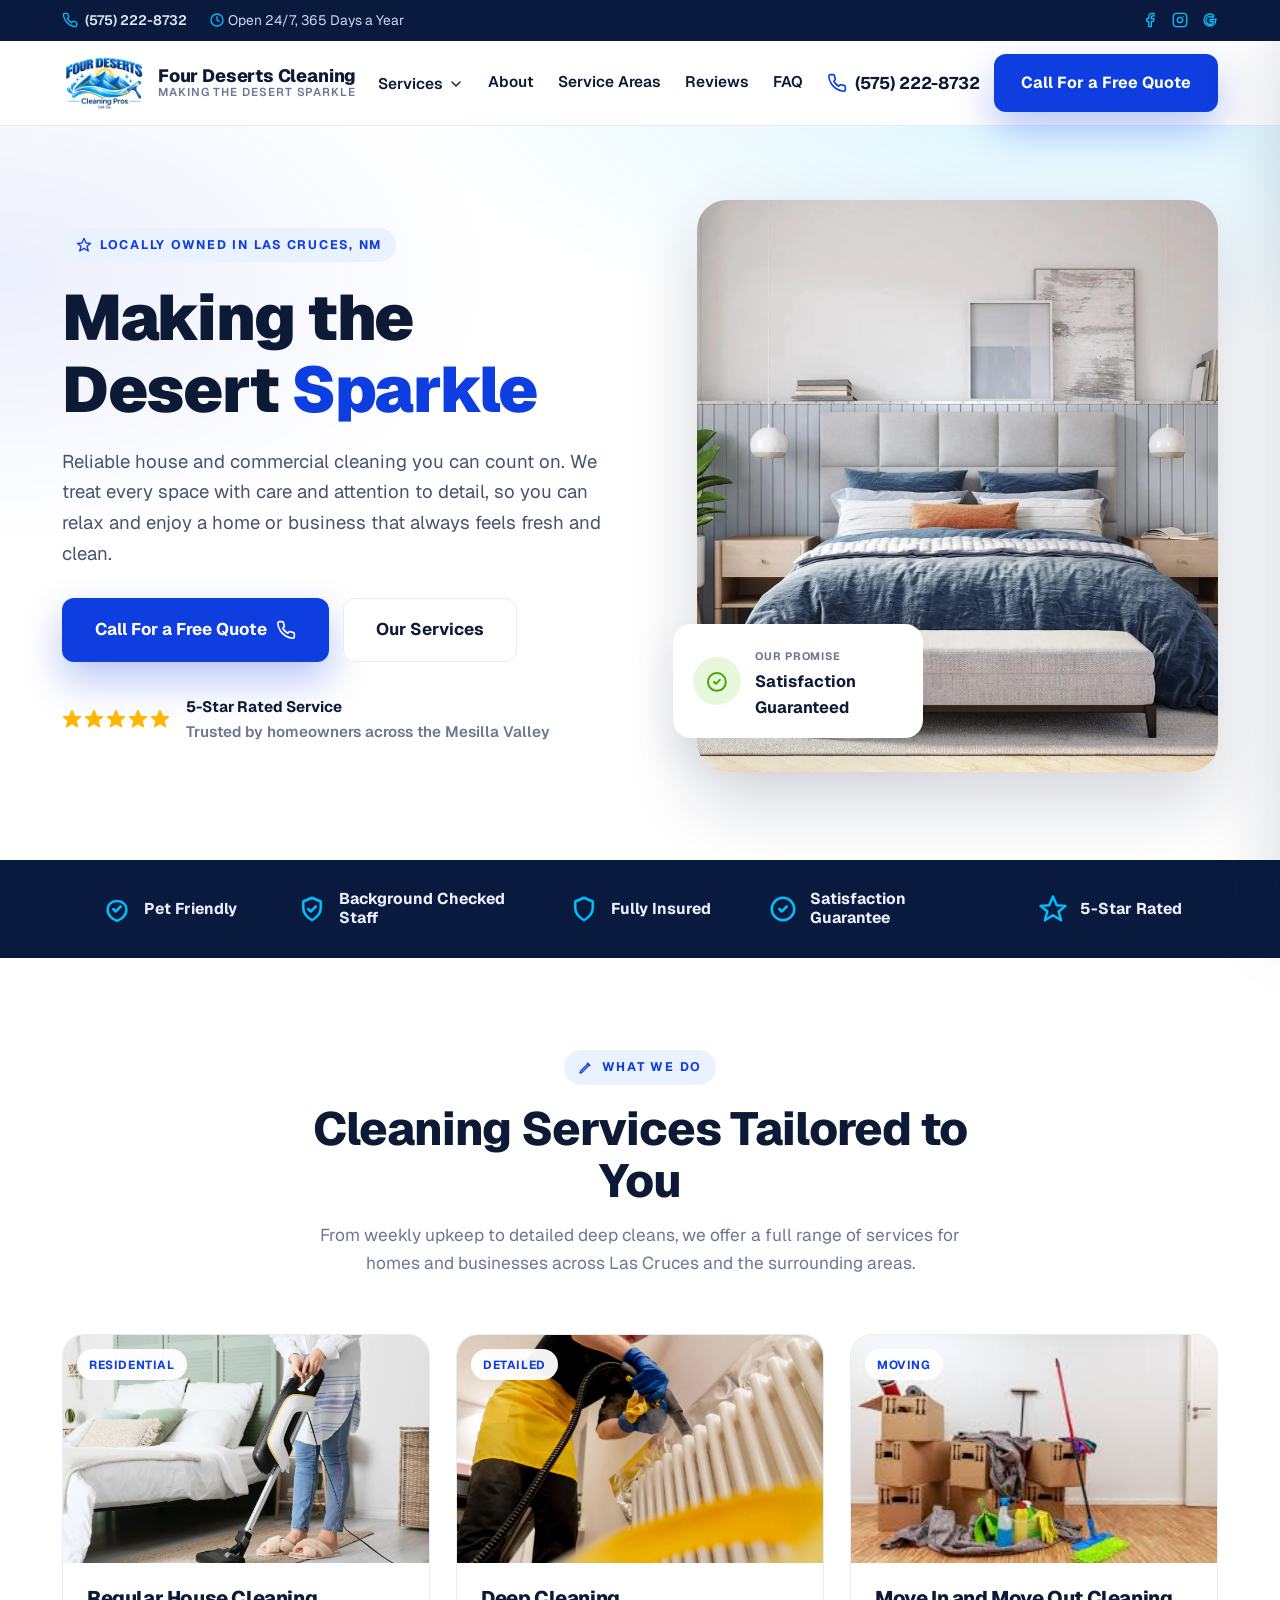
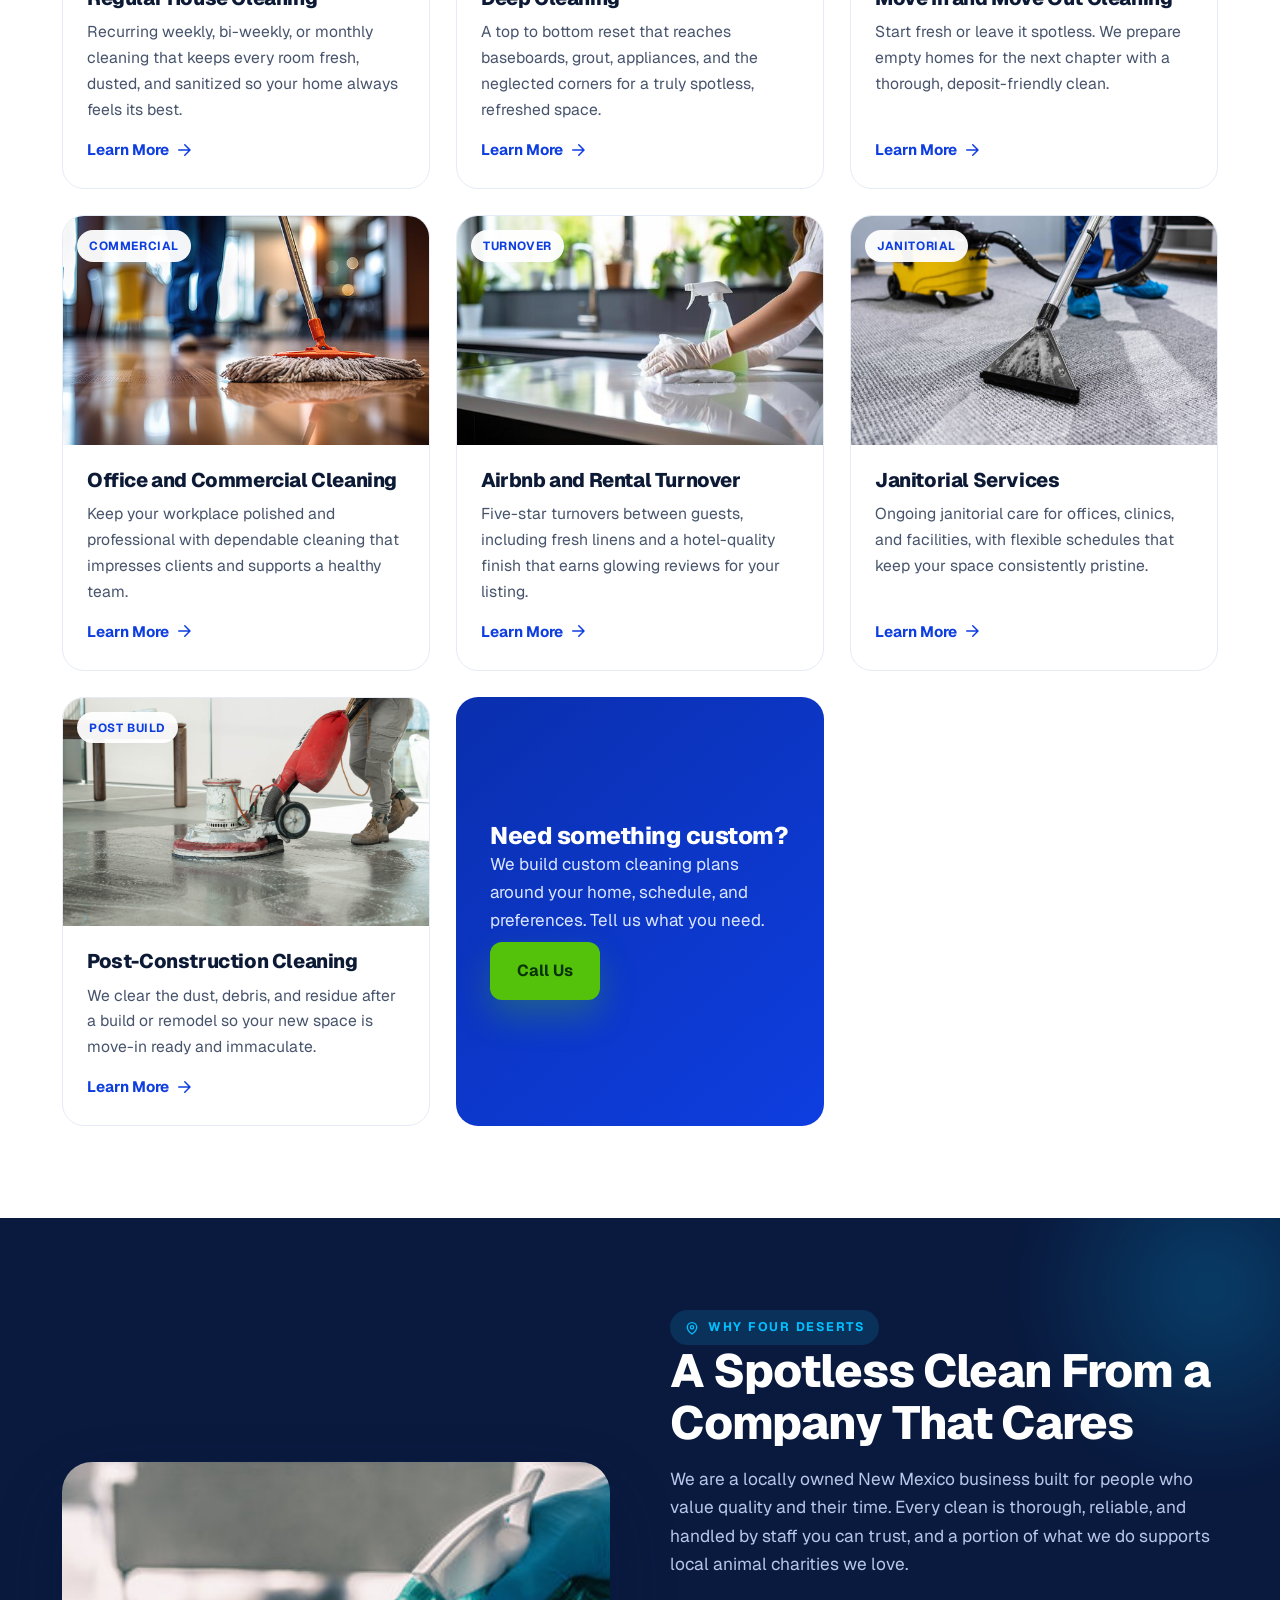
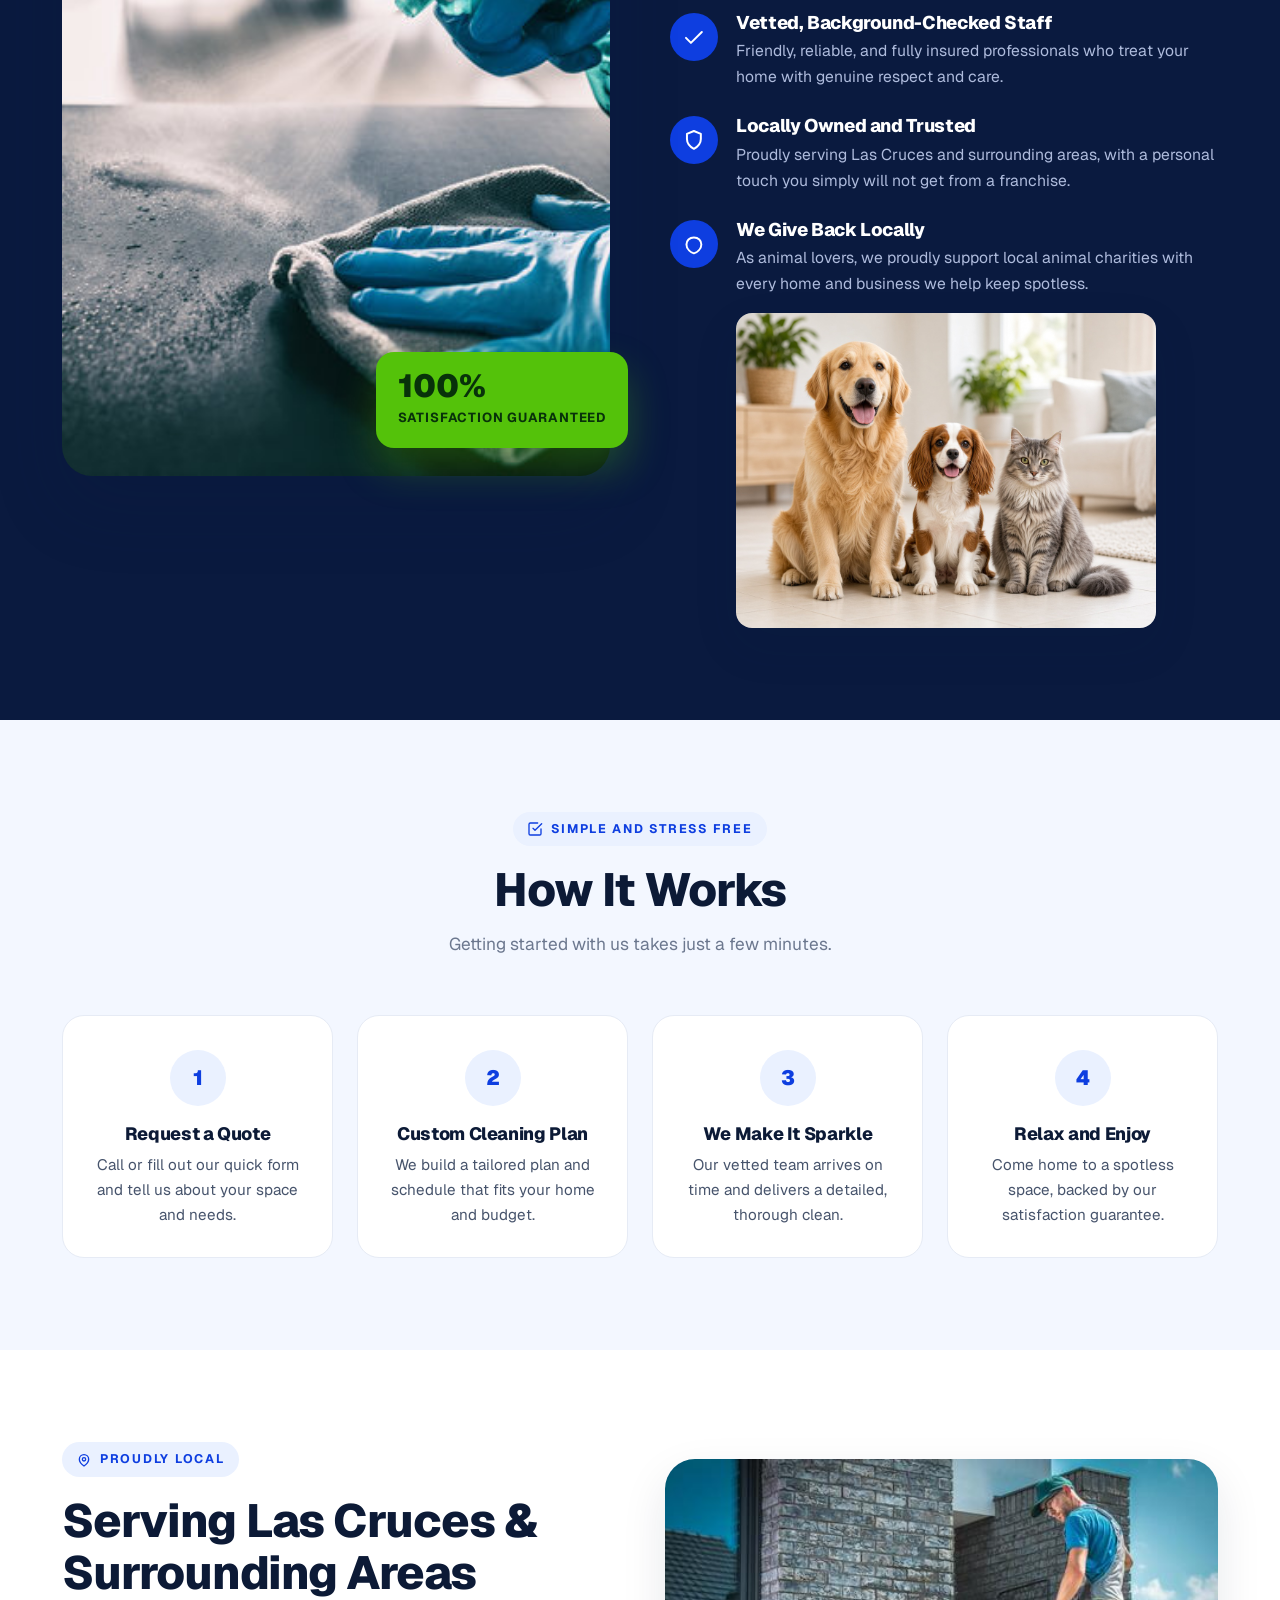
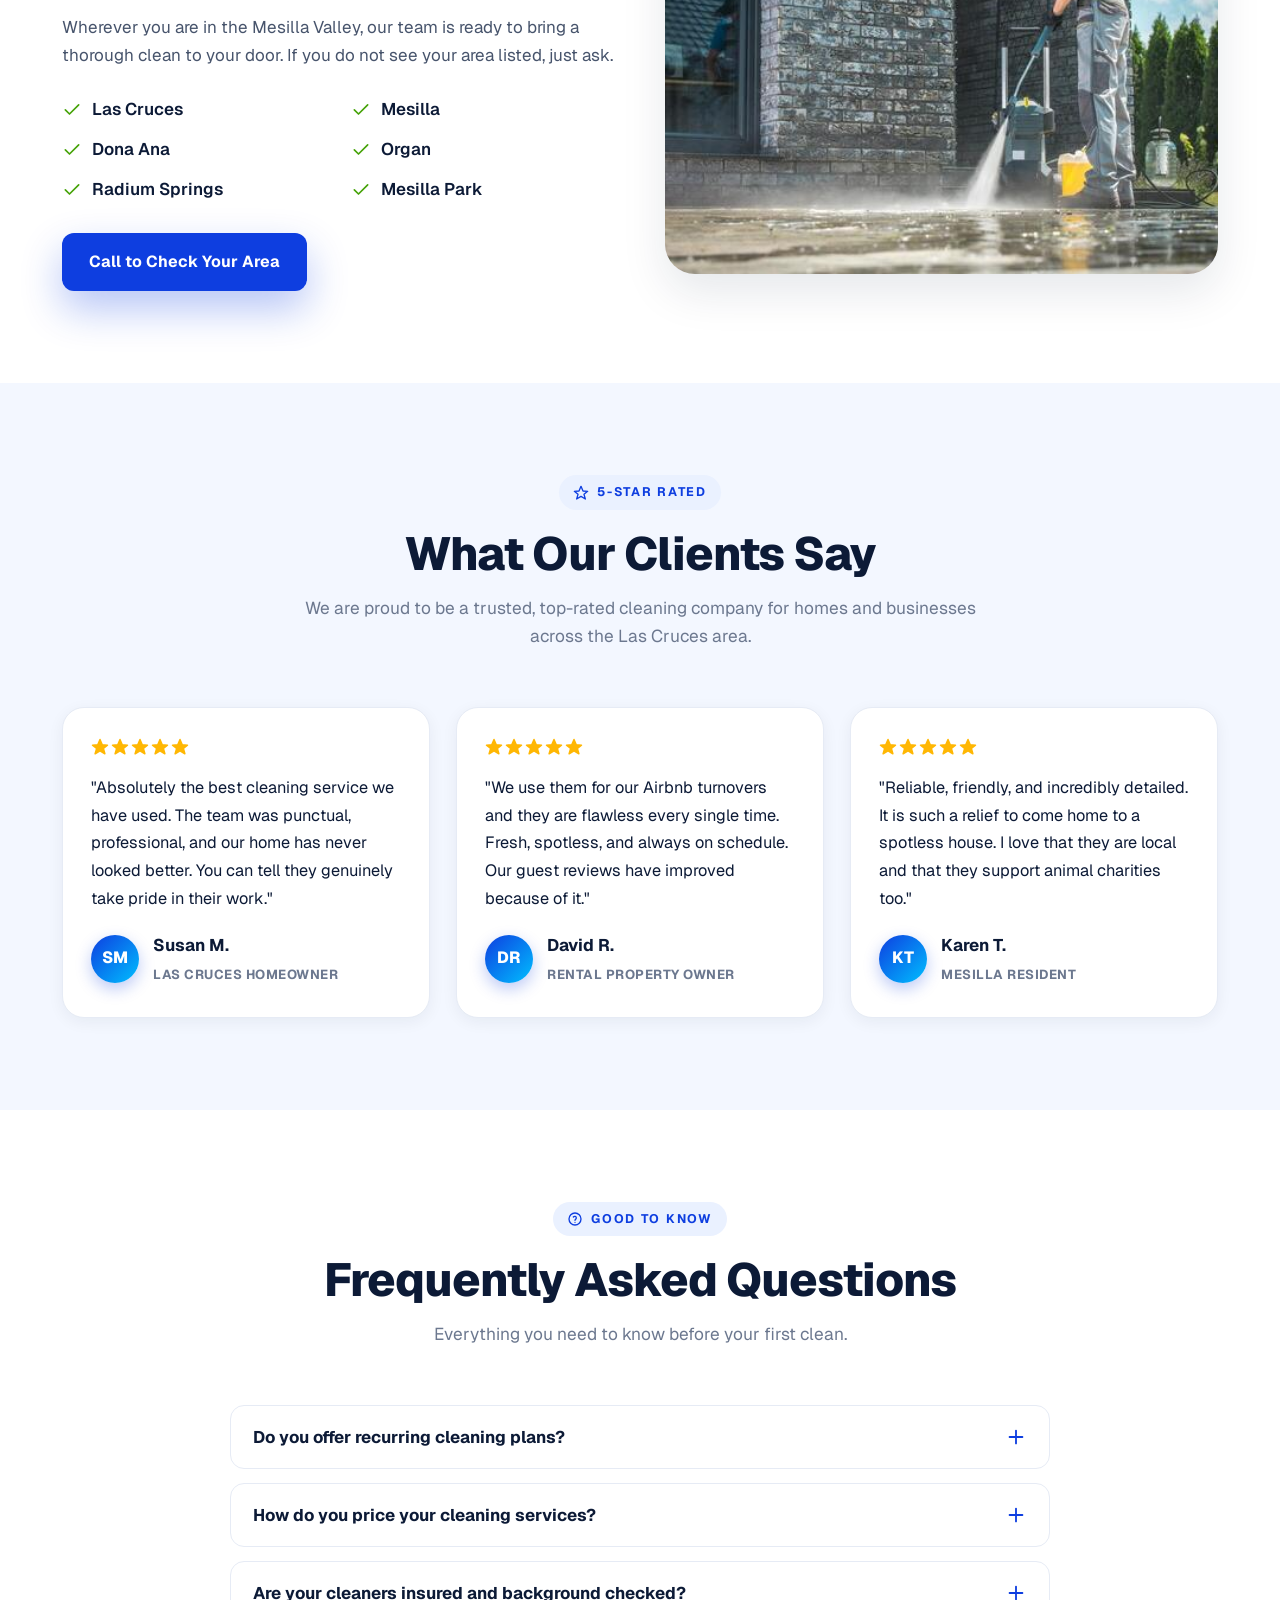
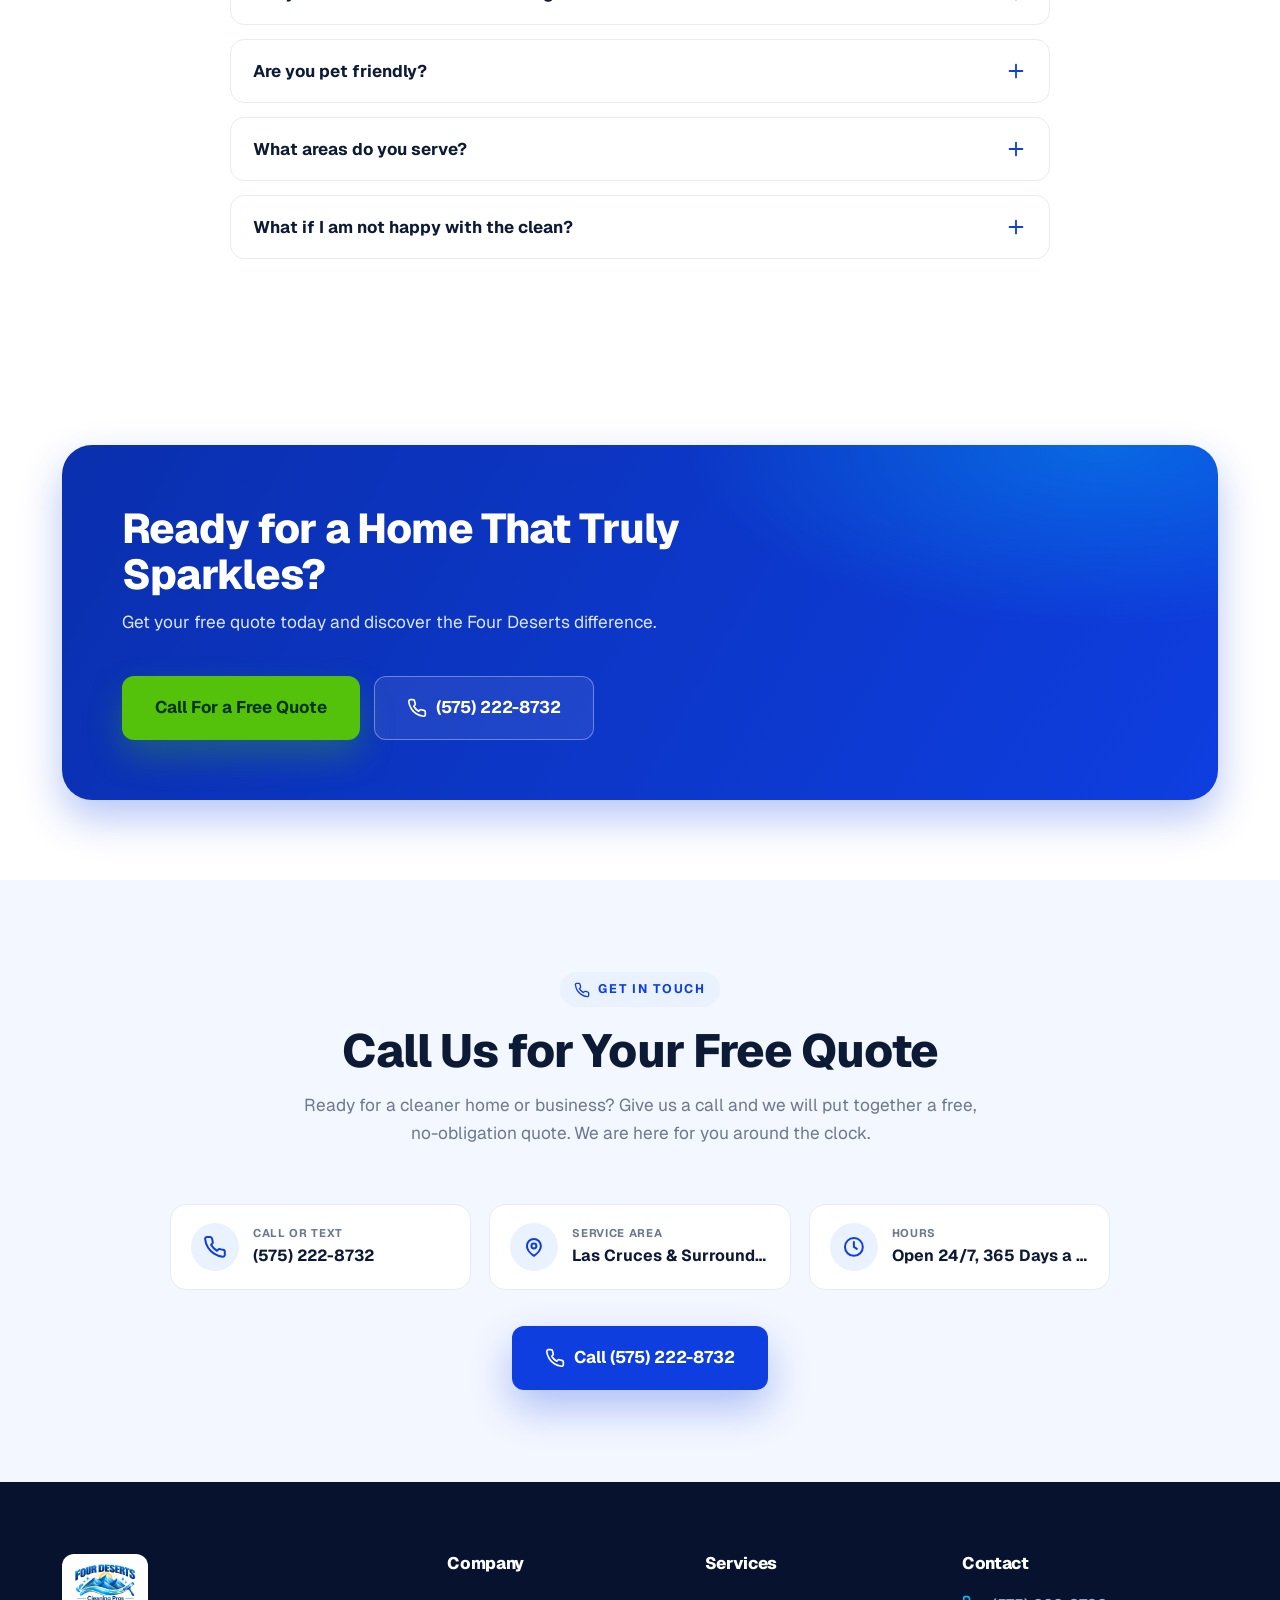
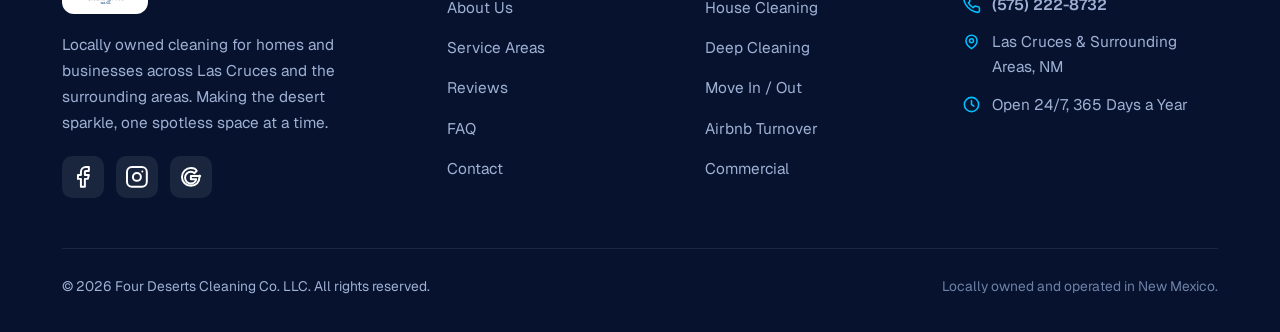
<file: index.html>
<!DOCTYPE html>
<html lang="en">
<head>
  <meta charset="utf-8" />
  <meta name="viewport" content="width=device-width, initial-scale=1.0" />

  <!-- Primary SEO -->
  <title>Four Deserts Cleaning Co. | House &amp; Commercial Cleaning in Las Cruces, NM</title>
  <meta name="description" content="Four Deserts Cleaning Co. LLC provides house cleaning, deep cleaning, move in and move out, Airbnb turnover, office, janitorial, and post construction cleaning in Las Cruces and surrounding areas. Locally owned, fully insured, and background checked. Call for a free quote today." />
  <meta name="keywords" content="house cleaning Las Cruces, cleaning service Las Cruces NM, deep cleaning, move out cleaning, Airbnb cleaning, commercial cleaning, janitorial services, post construction cleaning, maid service Las Cruces" />
  <meta name="author" content="Four Deserts Cleaning Co. LLC" />
  <meta name="robots" content="index, follow" />
  <meta name="theme-color" content="#0e3ee0" />
  <link rel="canonical" href="https://fourdesertscleaning.com/" />

  <!-- Open Graph -->
  <meta property="og:type" content="website" />
  <meta property="og:site_name" content="Four Deserts Cleaning Co. LLC" />
  <meta property="og:title" content="Four Deserts Cleaning Co. | House &amp; Commercial Cleaning in Las Cruces, NM" />
  <meta property="og:description" content="Making the Desert Sparkle. Locally owned house and commercial cleaning serving Las Cruces and surrounding areas. Fully insured, background checked, satisfaction guaranteed." />
  <meta property="og:url" content="https://fourdesertscleaning.com/" />
  <meta property="og:image" content="https://fourdesertscleaning.com/assets/images/hero-bedroom.jpg" />
  <meta property="og:locale" content="en_US" />

  <!-- Twitter -->
  <meta name="twitter:card" content="summary_large_image" />
  <meta name="twitter:title" content="Four Deserts Cleaning Co. | House &amp; Commercial Cleaning in Las Cruces, NM" />
  <meta name="twitter:description" content="Making the Desert Sparkle. Locally owned house and commercial cleaning serving Las Cruces and surrounding areas." />
  <meta name="twitter:image" content="https://fourdesertscleaning.com/assets/images/hero-bedroom.jpg" />

  <!-- Favicon -->
  <link rel="icon" type="image/jpeg" href="assets/images/logo.jpg" />
  <link rel="apple-touch-icon" href="assets/images/logo.jpg" />
  <link rel="manifest" href="site.webmanifest" />

  <!-- Fonts: Geist -->
  <link rel="preconnect" href="https://fonts.googleapis.com" />
  <link rel="preconnect" href="https://fonts.gstatic.com" crossorigin />
  <link href="https://fonts.googleapis.com/css2?family=Geist:wght@400;500;600;700;800;900&display=swap" rel="stylesheet" />

  <link rel="stylesheet" href="assets/css/styles.css" />

  <!-- Structured data: LocalBusiness / CleaningService -->
  <script type="application/ld+json">
  {
    "@context": "https://schema.org",
    "@type": "HomeAndConstructionBusiness",
    "additionalType": "https://schema.org/CleaningService",
    "name": "Four Deserts Cleaning Co. LLC",
    "image": "https://fourdesertscleaning.com/assets/images/logo.jpg",
    "url": "https://fourdesertscleaning.com/",
    "telephone": "+1-575-222-8732",
    "priceRange": "$$",
    "slogan": "Making the Desert Sparkle",
    "description": "Locally owned residential and commercial cleaning company serving Las Cruces and surrounding areas in New Mexico.",
    "address": {
      "@type": "PostalAddress",
      "addressLocality": "Las Cruces",
      "addressRegion": "NM",
      "addressCountry": "US"
    },
    "areaServed": [
      { "@type": "City", "name": "Las Cruces" },
      { "@type": "City", "name": "Mesilla" },
      { "@type": "City", "name": "Dona Ana" },
      { "@type": "City", "name": "Organ" },
      { "@type": "City", "name": "Radium Springs" }
    ],
    "openingHoursSpecification": [
      {
        "@type": "OpeningHoursSpecification",
        "dayOfWeek": ["Monday","Tuesday","Wednesday","Thursday","Friday","Saturday","Sunday"],
        "opens": "00:00",
        "closes": "23:59"
      }
    ],
    "sameAs": [
      "https://www.facebook.com/profile.php?id=61594336485864",
      "https://www.instagram.com/four_deserts_cleaning_pros_ltd/",
      "https://www.google.com/"
    ],
    "hasOfferCatalog": {
      "@type": "OfferCatalog",
      "name": "Cleaning Services",
      "itemListElement": [
        { "@type": "Offer", "itemOffered": { "@type": "Service", "name": "Regular House Cleaning" } },
        { "@type": "Offer", "itemOffered": { "@type": "Service", "name": "Deep Cleaning" } },
        { "@type": "Offer", "itemOffered": { "@type": "Service", "name": "Move In and Move Out Cleaning" } },
        { "@type": "Offer", "itemOffered": { "@type": "Service", "name": "Office and Commercial Cleaning" } },
        { "@type": "Offer", "itemOffered": { "@type": "Service", "name": "Airbnb and Rental Turnover" } },
        { "@type": "Offer", "itemOffered": { "@type": "Service", "name": "Janitorial Services" } },
        { "@type": "Offer", "itemOffered": { "@type": "Service", "name": "Post Construction Cleaning" } }
      ]
    },
    "aggregateRating": {
      "@type": "AggregateRating",
      "ratingValue": "5.0",
      "reviewCount": "27"
    }
  }
  </script>
</head>

<body>
  <!-- ===================== Top bar ===================== -->
  <div class="topbar">
    <div class="container">
      <div class="topbar-left">
        <a href="tel:+15752228732" aria-label="Call Four Deserts Cleaning">
          <svg class="svg-icon" viewBox="0 0 24 24"><path d="M22 16.92v3a2 2 0 0 1-2.18 2 19.79 19.79 0 0 1-8.63-3.07 19.5 19.5 0 0 1-6-6 19.79 19.79 0 0 1-3.07-8.67A2 2 0 0 1 4.11 2h3a2 2 0 0 1 2 1.72c.13.96.36 1.9.7 2.81a2 2 0 0 1-.45 2.11L8.09 9.91a16 16 0 0 0 6 6l1.27-1.27a2 2 0 0 1 2.11-.45c.9.34 1.85.57 2.81.7A2 2 0 0 1 22 16.92z"/></svg>
          <span>(575) 222-8732</span>
        </a>
        <span class="topbar-hours">
          <svg class="svg-icon" viewBox="0 0 24 24" style="vertical-align:-3px"><circle cx="12" cy="12" r="9"/><path d="M12 7v5l3 2"/></svg>
          Open 24/7, 365 Days a Year
        </span>
      </div>
      <div class="topbar-socials">
        <a href="https://www.facebook.com/profile.php?id=61594336485864" target="_blank" rel="noopener" aria-label="Facebook">
          <svg class="svg-icon" viewBox="0 0 24 24" fill="currentColor" stroke="none"><path d="M18 2h-3a5 5 0 0 0-5 5v3H7v4h3v8h4v-8h3l1-4h-4V7a1 1 0 0 1 1-1h3z"/></svg>
        </a>
        <a href="https://www.instagram.com/four_deserts_cleaning_pros_ltd/" target="_blank" rel="noopener" aria-label="Instagram">
          <svg class="svg-icon" viewBox="0 0 24 24"><rect x="2" y="2" width="20" height="20" rx="5"/><circle cx="12" cy="12" r="4"/><circle cx="17.5" cy="6.5" r="1" fill="currentColor" stroke="none"/></svg>
        </a>
        <a href="https://www.google.com/search?q=Four+Deserts+Cleaning+Pros+Ltd.+Co." target="_blank" rel="noopener" aria-label="Google">
          <svg class="svg-icon" viewBox="0 0 24 24" fill="currentColor" stroke="none"><path d="M21.35 11.1H12v3.2h5.35c-.25 1.5-1.75 4.4-5.35 4.4a5.9 5.9 0 0 1 0-11.8c1.7 0 2.85.72 3.5 1.35l2.4-2.3C16.9 3.9 14.7 3 12 3a9 9 0 1 0 0 18c5.2 0 8.65-3.65 8.65-8.8 0-.6-.07-1.05-.15-1.5z"/></svg>
        </a>
      </div>
    </div>
  </div>

  <!-- ===================== Header ===================== -->
  <header class="header">
    <div class="container">
      <a href="#top" class="brand" aria-label="Four Deserts Cleaning Co. home">
        <img src="assets/images/logo.jpg" alt="Four Deserts Cleaning Co. logo" />
        <span class="brand-text">
          <strong>Four Deserts Cleaning</strong>
          <span>Making the Desert Sparkle</span>
        </span>
      </a>

      <nav class="nav" aria-label="Primary">
        <div class="nav-links">
          <div class="nav-item has-dropdown">
            <button class="nav-dd-toggle" aria-haspopup="true" aria-expanded="false">
              Services
              <svg class="svg-icon" viewBox="0 0 24 24"><path d="m6 9 6 6 6-6"/></svg>
            </button>
            <div class="nav-dropdown" role="menu">
              <a href="services/house-cleaning.html"><span class="dd-ic"><svg class="svg-icon" viewBox="0 0 24 24"><path d="M3 11l9-8 9 8"/><path d="M5 10v10h14V10"/></svg></span>Regular House Cleaning</a>
              <a href="services/deep-cleaning.html"><span class="dd-ic"><svg class="svg-icon" viewBox="0 0 24 24"><path d="M12 2 15 9l7 .5-5.5 4.5 2 7L12 17l-6.5 4 2-7L2 9.5 9 9z"/></svg></span>Deep Cleaning</a>
              <a href="services/move-in-out.html"><span class="dd-ic"><svg class="svg-icon" viewBox="0 0 24 24"><path d="M3 7h11v10H3z"/><path d="M14 10h4l3 3v4h-7z"/><circle cx="7" cy="18" r="1.6"/><circle cx="17.5" cy="18" r="1.6"/></svg></span>Move In &amp; Move Out</a>
              <a href="services/commercial-cleaning.html"><span class="dd-ic"><svg class="svg-icon" viewBox="0 0 24 24"><path d="M4 21V4h10v17"/><path d="M14 9h6v12"/><path d="M7 8h2M7 12h2M7 16h2"/></svg></span>Office &amp; Commercial</a>
              <a href="services/airbnb-turnover.html"><span class="dd-ic"><svg class="svg-icon" viewBox="0 0 24 24"><circle cx="8" cy="8" r="4"/><path d="m11 11 9 9"/><path d="m16 16 2-2 3 3-2 2z"/></svg></span>Airbnb &amp; Rental Turnover</a>
              <a href="services/janitorial.html"><span class="dd-ic"><svg class="svg-icon" viewBox="0 0 24 24"><path d="M10 2h4v5h-4z"/><path d="M9 7h6l1 6H8z"/><path d="M8 13h8v9H8z"/></svg></span>Janitorial Services</a>
              <a href="services/post-construction.html"><span class="dd-ic"><svg class="svg-icon" viewBox="0 0 24 24"><path d="M3 21h18"/><path d="M5 21V10l7-4 7 4v11"/><path d="M9 21v-6h6v6"/></svg></span>Post-Construction</a>
              <a href="#services" class="dd-all">View All Services
                <svg class="svg-icon" viewBox="0 0 24 24" style="margin-left:auto"><path d="M5 12h14M13 5l7 7-7 7"/></svg>
              </a>
            </div>
          </div>
          <a href="#about">About</a>
          <a href="#areas">Service Areas</a>
          <a href="#reviews">Reviews</a>
          <a href="#faq">FAQ</a>
        </div>
        <div class="nav-cta">
          <a href="tel:+15752228732" class="nav-phone">
            <svg class="svg-icon" viewBox="0 0 24 24"><path d="M22 16.92v3a2 2 0 0 1-2.18 2 19.79 19.79 0 0 1-8.63-3.07 19.5 19.5 0 0 1-6-6 19.79 19.79 0 0 1-3.07-8.67A2 2 0 0 1 4.11 2h3a2 2 0 0 1 2 1.72c.13.96.36 1.9.7 2.81a2 2 0 0 1-.45 2.11L8.09 9.91a16 16 0 0 0 6 6l1.27-1.27a2 2 0 0 1 2.11-.45c.9.34 1.85.57 2.81.7A2 2 0 0 1 22 16.92z"/></svg>
            (575) 222-8732
          </a>
          <a href="tel:+15752228732" class="btn btn-primary">Call For a Free Quote</a>
          <button class="menu-toggle" id="menuToggle" aria-label="Open menu" aria-expanded="false">
            <svg class="svg-icon" viewBox="0 0 24 24"><path d="M3 6h18M3 12h18M3 18h18"/></svg>
          </button>
        </div>
      </nav>
    </div>
  </header>

  <!-- Mobile drawer -->
  <div class="drawer-backdrop" id="drawerBackdrop"></div>
  <aside class="drawer" id="drawer" aria-label="Mobile navigation">
    <div class="drawer-head">
      <span class="brand-text">
        <strong>Four Deserts</strong>
        <span>Cleaning Co.</span>
      </span>
      <button class="drawer-close" id="drawerClose" aria-label="Close menu">
        <svg class="svg-icon" viewBox="0 0 24 24"><path d="M18 6 6 18M6 6l12 12"/></svg>
      </button>
    </div>
    <div class="drawer-group">
      <button class="drawer-sub-toggle" aria-expanded="false">
        Services
        <svg class="svg-icon" viewBox="0 0 24 24"><path d="m6 9 6 6 6-6"/></svg>
      </button>
      <div class="drawer-sub">
        <a href="services/house-cleaning.html">Regular House Cleaning</a>
        <a href="services/deep-cleaning.html">Deep Cleaning</a>
        <a href="services/move-in-out.html">Move In &amp; Move Out</a>
        <a href="services/commercial-cleaning.html">Office &amp; Commercial</a>
        <a href="services/airbnb-turnover.html">Airbnb &amp; Rental Turnover</a>
        <a href="services/janitorial.html">Janitorial Services</a>
        <a href="services/post-construction.html">Post-Construction</a>
        <a href="#services">View All Services</a>
      </div>
    </div>
    <a class="drawer-link" href="#about">About Us</a>
    <a class="drawer-link" href="#areas">Service Areas</a>
    <a class="drawer-link" href="#reviews">Reviews</a>
    <a class="drawer-link" href="#faq">FAQ</a>
    <a class="drawer-link" href="#contact">Contact</a>
    <a href="tel:+15752228732" class="btn btn-primary drawer-link-cta">Call For a Free Quote</a>
    <div class="drawer-contact">
      Call us anytime:<br />
      <a href="tel:+15752228732">(575) 222-8732</a>
    </div>
  </aside>

  <span id="top"></span>

  <!-- ===================== Hero ===================== -->
  <section class="hero">
    <div class="container hero-grid">
      <div class="hero-copy reveal">
        <span class="eyebrow">
          <svg class="svg-icon" viewBox="0 0 24 24"><path d="M12 2 15 9l7 .5-5.5 4.5 2 7L12 17l-6.5 4 2-7L2 9.5 9 9z"/></svg>
          Locally Owned in Las Cruces, NM
        </span>
        <h1>Making the Desert <span class="highlight">Sparkle</span></h1>
        <p class="lead">
          Reliable house and commercial cleaning you can count on. We treat every
          space with care and attention to detail, so you can relax and enjoy a
          home or business that always feels fresh and clean.
        </p>
        <div class="hero-actions">
          <a href="tel:+15752228732" class="btn btn-primary btn-lg">
            Call For a Free Quote
            <svg class="svg-icon" viewBox="0 0 24 24"><path d="M22 16.92v3a2 2 0 0 1-2.18 2 19.79 19.79 0 0 1-8.63-3.07 19.5 19.5 0 0 1-6-6 19.79 19.79 0 0 1-3.07-8.67A2 2 0 0 1 4.11 2h3a2 2 0 0 1 2 1.72c.13.96.36 1.9.7 2.81a2 2 0 0 1-.45 2.11L8.09 9.91a16 16 0 0 0 6 6l1.27-1.27a2 2 0 0 1 2.11-.45c.9.34 1.85.57 2.81.7A2 2 0 0 1 22 16.92z"/></svg>
          </a>
          <a href="#services" class="btn btn-ghost btn-lg">Our Services</a>
        </div>
        <div class="hero-proof">
          <span class="stars" aria-label="5 star rated">
            <svg class="svg-icon" viewBox="0 0 24 24"><path d="M12 2 15 9l7 .5-5.5 4.5 2 7L12 17l-6.5 4 2-7L2 9.5 9 9z"/></svg>
            <svg class="svg-icon" viewBox="0 0 24 24"><path d="M12 2 15 9l7 .5-5.5 4.5 2 7L12 17l-6.5 4 2-7L2 9.5 9 9z"/></svg>
            <svg class="svg-icon" viewBox="0 0 24 24"><path d="M12 2 15 9l7 .5-5.5 4.5 2 7L12 17l-6.5 4 2-7L2 9.5 9 9z"/></svg>
            <svg class="svg-icon" viewBox="0 0 24 24"><path d="M12 2 15 9l7 .5-5.5 4.5 2 7L12 17l-6.5 4 2-7L2 9.5 9 9z"/></svg>
            <svg class="svg-icon" viewBox="0 0 24 24"><path d="M12 2 15 9l7 .5-5.5 4.5 2 7L12 17l-6.5 4 2-7L2 9.5 9 9z"/></svg>
          </span>
          <span class="proof-text">
            <strong>5-Star Rated Service</strong>
            Trusted by homeowners across the Mesilla Valley
          </span>
        </div>
      </div>

      <div class="hero-media reveal">
        <span class="hero-glow" aria-hidden="true"></span>
        <img src="assets/images/hero-bedroom.jpg" alt="Bright, freshly cleaned bedroom with crisp white bedding" loading="eager" width="720" height="800" />
        <div class="hero-badge">
          <span class="icon-circle">
            <svg class="svg-icon" viewBox="0 0 24 24"><path d="M9 12l2 2 4-4"/><circle cx="12" cy="12" r="9"/></svg>
          </span>
          <span>
            <small>Our Promise</small>
            <strong>Satisfaction Guaranteed</strong>
          </span>
        </div>
      </div>
    </div>
  </section>

  <!-- ===================== Trust bar ===================== -->
  <section class="trustbar">
    <div class="container">
      <div class="trust-item">
        <svg class="svg-icon" viewBox="0 0 24 24"><path d="M4.5 12.5c0-4 3-7 7.5-7s7.5 3 7.5 7c0 5-4.5 8-7.5 9-3-1-7.5-4-7.5-9z"/><path d="M9 12l2 2 4-4"/></svg>
        <span>Pet Friendly</span>
      </div>
      <div class="trust-item">
        <svg class="svg-icon" viewBox="0 0 24 24"><path d="M12 3l7 3v5c0 5-3.5 8-7 10-3.5-2-7-5-7-10V6z"/><path d="M9 12l2 2 4-4"/></svg>
        <span>Background Checked Staff</span>
      </div>
      <div class="trust-item">
        <svg class="svg-icon" viewBox="0 0 24 24"><path d="M12 3l7 3v5c0 5-3.5 8-7 10-3.5-2-7-5-7-10V6z"/></svg>
        <span>Fully Insured</span>
      </div>
      <div class="trust-item">
        <svg class="svg-icon" viewBox="0 0 24 24"><path d="M9 12l2 2 4-4"/><circle cx="12" cy="12" r="9"/></svg>
        <span>Satisfaction Guarantee</span>
      </div>
      <div class="trust-item">
        <svg class="svg-icon" viewBox="0 0 24 24" fill="currentColor" stroke="none"><path d="M12 2 15 9l7 .5-5.5 4.5 2 7L12 17l-6.5 4 2-7L2 9.5 9 9z"/></svg>
        <span>5-Star Rated</span>
      </div>
    </div>
  </section>

  <!-- ===================== Services ===================== -->
  <section class="section" id="services">
    <div class="container">
      <div class="section-head reveal">
        <span class="eyebrow">
          <svg class="svg-icon" viewBox="0 0 24 24"><path d="M3 21l3-1 11-11-2-2L4 18z"/><path d="M14 6l4 4"/></svg>
          What We Do
        </span>
        <h2 class="title">Cleaning Services Tailored to You</h2>
        <p>From weekly upkeep to detailed deep cleans, we offer a full range of
          services for homes and businesses across Las Cruces and the surrounding areas.</p>
      </div>

      <div class="services-grid">
        <!-- 1 -->
        <article class="service-card reveal">
          <div class="service-media">
            <img src="assets/images/house-cleaning.jpg" alt="Tidy, freshly cleaned home interior" loading="lazy" />
            <span class="tag">Residential</span>
          </div>
          <div class="service-body">
            <h3>Regular House Cleaning</h3>
            <p>Recurring weekly, bi-weekly, or monthly cleaning that keeps every
              room fresh,               dusted, and sanitized so your home always feels its best.</p>
            <a href="services/house-cleaning.html" class="service-link">Learn More
              <svg class="svg-icon" viewBox="0 0 24 24"><path d="M5 12h14M13 5l7 7-7 7"/></svg>
            </a>
          </div>
        </article>

        <!-- 2 -->
        <article class="service-card reveal">
          <div class="service-media">
            <img src="assets/images/deep-cleaning.jpg" alt="Detailed deep cleaning of a kitchen surface" loading="lazy" />
            <span class="tag">Detailed</span>
          </div>
          <div class="service-body">
            <h3>Deep Cleaning</h3>
            <p>A top to bottom reset that reaches baseboards, grout, appliances,
              and the neglected corners for a truly spotless, refreshed space.</p>
            <a href="services/deep-cleaning.html" class="service-link">Learn More
              <svg class="svg-icon" viewBox="0 0 24 24"><path d="M5 12h14M13 5l7 7-7 7"/></svg>
            </a>
          </div>
        </article>

        <!-- 3 -->
        <article class="service-card reveal">
          <div class="service-media">
            <img src="assets/images/move-in.jpg" alt="Empty home being cleaned for move in" loading="lazy" />
            <span class="tag">Moving</span>
          </div>
          <div class="service-body">
            <h3>Move In and Move Out Cleaning</h3>
            <p>Start fresh or leave it spotless. We prepare empty homes for the
              next chapter with a thorough, deposit-friendly clean.</p>
            <a href="services/move-in-out.html" class="service-link">Learn More
              <svg class="svg-icon" viewBox="0 0 24 24"><path d="M5 12h14M13 5l7 7-7 7"/></svg>
            </a>
          </div>
        </article>

        <!-- 4 -->
        <article class="service-card reveal">
          <div class="service-media">
            <img src="assets/images/mopping.jpg" alt="Professional mopping a commercial floor" loading="lazy" />
            <span class="tag">Commercial</span>
          </div>
          <div class="service-body">
            <h3>Office and Commercial Cleaning</h3>
            <p>Keep your workplace polished and professional with dependable
              cleaning that impresses clients and supports a healthy team.</p>
            <a href="services/commercial-cleaning.html" class="service-link">Learn More
              <svg class="svg-icon" viewBox="0 0 24 24"><path d="M5 12h14M13 5l7 7-7 7"/></svg>
            </a>
          </div>
        </article>

        <!-- 5 -->
        <article class="service-card reveal">
          <div class="service-media">
            <img src="assets/images/cleaning-kitchen.jpg" alt="Sparkling kitchen ready for the next guest" loading="lazy" />
            <span class="tag">Turnover</span>
          </div>
          <div class="service-body">
            <h3>Airbnb and Rental Turnover</h3>
            <p>Five-star turnovers between guests, including fresh linens and a
              hotel-quality finish that earns glowing reviews for your listing.</p>
            <a href="services/airbnb-turnover.html" class="service-link">Learn More
              <svg class="svg-icon" viewBox="0 0 24 24"><path d="M5 12h14M13 5l7 7-7 7"/></svg>
            </a>
          </div>
        </article>

        <!-- 6 -->
        <article class="service-card reveal">
          <div class="service-media">
            <img src="assets/images/vacuuming.jpg" alt="Vacuuming carpet during janitorial service" loading="lazy" />
            <span class="tag">Janitorial</span>
          </div>
          <div class="service-body">
            <h3>Janitorial Services</h3>
            <p>Ongoing janitorial care for offices, clinics, and facilities, with
              flexible schedules that keep your space consistently pristine.</p>
            <a href="services/janitorial.html" class="service-link">Learn More
              <svg class="svg-icon" viewBox="0 0 24 24"><path d="M5 12h14M13 5l7 7-7 7"/></svg>
            </a>
          </div>
        </article>

        <!-- 7 -->
        <article class="service-card reveal">
          <div class="service-media">
            <img src="assets/images/post-construction.jpg" alt="Post construction cleanup of a new build" loading="lazy" />
            <span class="tag">Post Build</span>
          </div>
          <div class="service-body">
            <h3>Post-Construction Cleaning</h3>
            <p>We clear the dust, debris, and residue after a build or remodel so
              your new space is move-in ready and immaculate.</p>
            <a href="services/post-construction.html" class="service-link">Learn More
              <svg class="svg-icon" viewBox="0 0 24 24"><path d="M5 12h14M13 5l7 7-7 7"/></svg>
            </a>
          </div>
        </article>

        <!-- CTA card -->
        <article class="service-card reveal" style="background:linear-gradient(140deg,var(--brand-dark),var(--brand));border:none;justify-content:center;color:#fff;padding:34px;">
          <h3 style="color:#fff;font-size:1.5rem;">Need something custom?</h3>
          <p style="color:#dbe6ff;">We build custom cleaning plans around your home,
            schedule, and preferences. Tell us what you need.</p>
          <a href="tel:+15752228732" class="btn btn-green" style="align-self:flex-start;margin-top:8px;">Call Us</a>
        </article>
      </div>
    </div>
  </section>

  <!-- ===================== Why choose us ===================== -->
  <section class="section why" id="about">
    <div class="container why-grid">
      <div class="why-media reveal">
        <img src="assets/images/cleaning-team.jpg" alt="Professional cleaner detailing a bright, modern home" loading="lazy" />
        <div class="why-stat">
          <strong>100%</strong>
          <span>Satisfaction Guaranteed</span>
        </div>
      </div>

      <div class="why-copy reveal">
        <span class="eyebrow">
          <svg class="svg-icon" viewBox="0 0 24 24"><path d="M12 21s-7-4.5-7-10a7 7 0 0 1 14 0c0 5.5-7 10-7 10z"/><circle cx="12" cy="11" r="2.5"/></svg>
          Why Four Deserts
        </span>
        <h2>A Spotless Clean From a Company That Cares</h2>
        <p class="why-lead">
          We are a locally owned New Mexico business built for people who value
          quality and their time. Every clean is thorough, reliable, and handled
          by staff you can trust, and a portion of what we do supports local
          animal charities we love.
        </p>

        <div class="why-features">
          <div class="why-feature">
            <span class="icon-circle">
              <svg class="svg-icon" viewBox="0 0 24 24"><path d="M20 7 9 18l-5-5"/></svg>
            </span>
            <div>
              <h4>Vetted, Background-Checked Staff</h4>
              <p>Friendly, reliable, and fully insured professionals who treat your
                home with genuine respect and care.</p>
            </div>
          </div>
          <div class="why-feature">
            <span class="icon-circle">
              <svg class="svg-icon" viewBox="0 0 24 24"><path d="M12 3l7 3v5c0 5-3.5 8-7 10-3.5-2-7-5-7-10V6z"/></svg>
            </span>
            <div>
              <h4>Locally Owned and Trusted</h4>
              <p>Proudly serving Las Cruces and surrounding areas, with a personal
                touch you simply will not get from a franchise.</p>
            </div>
          </div>
          <div class="why-feature">
            <span class="icon-circle">
              <svg class="svg-icon" viewBox="0 0 24 24"><path d="M4.5 12.5c0-4 3-7 7.5-7s7.5 3 7.5 7c0 5-4.5 8-7.5 9-3-1-7.5-4-7.5-9z"/></svg>
            </span>
            <div>
              <h4>We Give Back Locally</h4>
              <p>As animal lovers, we proudly support local animal charities with
                every home and business we help keep spotless.</p>
              <img class="charity-image" src="assets/images/pets.jpg"
                alt="Two happy dogs and a cat in a clean home, representing the local animal charities we support" loading="lazy" />
            </div>
          </div>
        </div>
      </div>
    </div>
  </section>

  <!-- ===================== Process ===================== -->
  <section class="section bg-soft">
    <div class="container">
      <div class="section-head reveal">
        <span class="eyebrow">
          <svg class="svg-icon" viewBox="0 0 24 24"><path d="M9 11l3 3L22 4"/><path d="M21 12v7a2 2 0 0 1-2 2H5a2 2 0 0 1-2-2V5a2 2 0 0 1 2-2h11"/></svg>
          Simple and Stress Free
        </span>
        <h2 class="title">How It Works</h2>
        <p>Getting started with us takes just a few minutes.</p>
      </div>

      <div class="steps">
        <div class="step reveal">
          <div class="step-num">1</div>
          <h4>Request a Quote</h4>
          <p>Call or fill out our quick form and tell us about your space and needs.</p>
        </div>
        <div class="step reveal">
          <div class="step-num">2</div>
          <h4>Custom Cleaning Plan</h4>
          <p>We build a tailored plan and schedule that fits your home and budget.</p>
        </div>
        <div class="step reveal">
          <div class="step-num">3</div>
          <h4>We Make It Sparkle</h4>
          <p>Our vetted team arrives on time and delivers a detailed, thorough clean.</p>
        </div>
        <div class="step reveal">
          <div class="step-num">4</div>
          <h4>Relax and Enjoy</h4>
          <p>Come home to a spotless space, backed by our satisfaction guarantee.</p>
        </div>
      </div>
    </div>
  </section>

  <!-- ===================== Service areas ===================== -->
  <section class="section" id="areas">
    <div class="container areas-grid">
      <div class="areas-copy reveal">
        <span class="eyebrow">
          <svg class="svg-icon" viewBox="0 0 24 24"><path d="M12 21s-7-4.5-7-10a7 7 0 0 1 14 0c0 5.5-7 10-7 10z"/><circle cx="12" cy="11" r="2.5"/></svg>
          Proudly Local
        </span>
        <h2 class="title">Serving Las Cruces &amp; Surrounding Areas</h2>
        <p>Wherever you are in the Mesilla Valley, our team is ready to bring a
          thorough clean to your door. If you do not see your area listed, just ask.</p>
        <ul class="area-list">
          <li>
            <svg class="svg-icon" viewBox="0 0 24 24"><path d="M20 7 9 18l-5-5"/></svg>Las Cruces
          </li>
          <li>
            <svg class="svg-icon" viewBox="0 0 24 24"><path d="M20 7 9 18l-5-5"/></svg>Mesilla
          </li>
          <li>
            <svg class="svg-icon" viewBox="0 0 24 24"><path d="M20 7 9 18l-5-5"/></svg>Dona Ana
          </li>
          <li>
            <svg class="svg-icon" viewBox="0 0 24 24"><path d="M20 7 9 18l-5-5"/></svg>Organ
          </li>
          <li>
            <svg class="svg-icon" viewBox="0 0 24 24"><path d="M20 7 9 18l-5-5"/></svg>Radium Springs
          </li>
          <li>
            <svg class="svg-icon" viewBox="0 0 24 24"><path d="M20 7 9 18l-5-5"/></svg>Mesilla Park
          </li>
        </ul>
        <a href="tel:+15752228732" class="btn btn-primary">Call to Check Your Area</a>
      </div>
      <div class="areas-media reveal">
        <img src="assets/images/outdoor-cleaning.jpg" alt="Exterior window cleaning at a desert home" loading="lazy" />
      </div>
    </div>
  </section>

  <!-- ===================== Testimonials ===================== -->
  <section class="section bg-soft" id="reviews">
    <div class="container">
      <div class="section-head reveal">
        <span class="eyebrow">
          <svg class="svg-icon" viewBox="0 0 24 24" fill="currentColor" stroke="none"><path d="M12 2 15 9l7 .5-5.5 4.5 2 7L12 17l-6.5 4 2-7L2 9.5 9 9z"/></svg>
          5-Star Rated
        </span>
        <h2 class="title">What Our Clients Say</h2>
        <p>We are proud to be a trusted, top-rated cleaning company for homes and
          businesses across the Las Cruces area.</p>
      </div>

      <div class="reviews-grid">
        <div class="review-card reveal">
          <span class="stars" aria-label="5 stars">
            <svg class="svg-icon" viewBox="0 0 24 24"><path d="M12 2 15 9l7 .5-5.5 4.5 2 7L12 17l-6.5 4 2-7L2 9.5 9 9z"/></svg>
            <svg class="svg-icon" viewBox="0 0 24 24"><path d="M12 2 15 9l7 .5-5.5 4.5 2 7L12 17l-6.5 4 2-7L2 9.5 9 9z"/></svg>
            <svg class="svg-icon" viewBox="0 0 24 24"><path d="M12 2 15 9l7 .5-5.5 4.5 2 7L12 17l-6.5 4 2-7L2 9.5 9 9z"/></svg>
            <svg class="svg-icon" viewBox="0 0 24 24"><path d="M12 2 15 9l7 .5-5.5 4.5 2 7L12 17l-6.5 4 2-7L2 9.5 9 9z"/></svg>
            <svg class="svg-icon" viewBox="0 0 24 24"><path d="M12 2 15 9l7 .5-5.5 4.5 2 7L12 17l-6.5 4 2-7L2 9.5 9 9z"/></svg>
          </span>
          <blockquote>"Absolutely the best cleaning service we have used. The
            team was punctual, professional, and our home has never looked better.
            You can tell they genuinely take pride in their work."</blockquote>
          <div class="review-author">
            <span class="review-avatar">SM</span>
            <div>
              <strong>Susan M.</strong>
              <span>Las Cruces Homeowner</span>
            </div>
          </div>
        </div>

        <div class="review-card reveal">
          <span class="stars" aria-label="5 stars">
            <svg class="svg-icon" viewBox="0 0 24 24"><path d="M12 2 15 9l7 .5-5.5 4.5 2 7L12 17l-6.5 4 2-7L2 9.5 9 9z"/></svg>
            <svg class="svg-icon" viewBox="0 0 24 24"><path d="M12 2 15 9l7 .5-5.5 4.5 2 7L12 17l-6.5 4 2-7L2 9.5 9 9z"/></svg>
            <svg class="svg-icon" viewBox="0 0 24 24"><path d="M12 2 15 9l7 .5-5.5 4.5 2 7L12 17l-6.5 4 2-7L2 9.5 9 9z"/></svg>
            <svg class="svg-icon" viewBox="0 0 24 24"><path d="M12 2 15 9l7 .5-5.5 4.5 2 7L12 17l-6.5 4 2-7L2 9.5 9 9z"/></svg>
            <svg class="svg-icon" viewBox="0 0 24 24"><path d="M12 2 15 9l7 .5-5.5 4.5 2 7L12 17l-6.5 4 2-7L2 9.5 9 9z"/></svg>
          </span>
          <blockquote>"We use them for our Airbnb turnovers and they are flawless
            every single time. Fresh, spotless, and always on schedule. Our guest
            reviews have improved because of it."</blockquote>
          <div class="review-author">
            <span class="review-avatar">DR</span>
            <div>
              <strong>David R.</strong>
              <span>Rental Property Owner</span>
            </div>
          </div>
        </div>

        <div class="review-card reveal">
          <span class="stars" aria-label="5 stars">
            <svg class="svg-icon" viewBox="0 0 24 24"><path d="M12 2 15 9l7 .5-5.5 4.5 2 7L12 17l-6.5 4 2-7L2 9.5 9 9z"/></svg>
            <svg class="svg-icon" viewBox="0 0 24 24"><path d="M12 2 15 9l7 .5-5.5 4.5 2 7L12 17l-6.5 4 2-7L2 9.5 9 9z"/></svg>
            <svg class="svg-icon" viewBox="0 0 24 24"><path d="M12 2 15 9l7 .5-5.5 4.5 2 7L12 17l-6.5 4 2-7L2 9.5 9 9z"/></svg>
            <svg class="svg-icon" viewBox="0 0 24 24"><path d="M12 2 15 9l7 .5-5.5 4.5 2 7L12 17l-6.5 4 2-7L2 9.5 9 9z"/></svg>
            <svg class="svg-icon" viewBox="0 0 24 24"><path d="M12 2 15 9l7 .5-5.5 4.5 2 7L12 17l-6.5 4 2-7L2 9.5 9 9z"/></svg>
          </span>
          <blockquote>"Reliable, friendly, and incredibly detailed. It is such a
            relief to come home to a spotless house. I love that they are local
            and that they support animal charities too."</blockquote>
          <div class="review-author">
            <span class="review-avatar">KT</span>
            <div>
              <strong>Karen T.</strong>
              <span>Mesilla Resident</span>
            </div>
          </div>
        </div>
      </div>
    </div>
  </section>

  <!-- ===================== FAQ ===================== -->
  <section class="section" id="faq">
    <div class="container">
      <div class="section-head reveal">
        <span class="eyebrow">
          <svg class="svg-icon" viewBox="0 0 24 24"><circle cx="12" cy="12" r="9"/><path d="M9.5 9a2.5 2.5 0 0 1 4.5 1.5c0 1.5-2 2-2 3.5"/><path d="M12 17h.01"/></svg>
          Good To Know
        </span>
        <h2 class="title">Frequently Asked Questions</h2>
        <p>Everything you need to know before your first clean.</p>
      </div>

      <div class="faq-wrap">
        <div class="faq-item">
          <button class="faq-q" aria-expanded="false">
            Do you offer recurring cleaning plans?
            <svg class="svg-icon" viewBox="0 0 24 24"><path d="M12 5v14M5 12h14"/></svg>
          </button>
          <div class="faq-a"><p>Yes. We offer weekly, bi-weekly, and monthly
            recurring plans, as well as one-time cleans. We will help you choose
            the schedule that keeps your home or business looking its best.</p></div>
        </div>

        <div class="faq-item">
          <button class="faq-q" aria-expanded="false">
            How do you price your cleaning services?
            <svg class="svg-icon" viewBox="0 0 24 24"><path d="M12 5v14M5 12h14"/></svg>
          </button>
          <div class="faq-a"><p>Every home and business is different, so we provide
            a personalized quote based on the size of your space and the service
            you need. Reach out for a free, no-obligation quote.</p></div>
        </div>

        <div class="faq-item">
          <button class="faq-q" aria-expanded="false">
            Are your cleaners insured and background checked?
            <svg class="svg-icon" viewBox="0 0 24 24"><path d="M12 5v14M5 12h14"/></svg>
          </button>
          <div class="faq-a"><p>Absolutely. Our staff is fully insured and
            background checked for your complete peace of mind. We only send
            trusted, trained professionals into your space.</p></div>
        </div>

        <div class="faq-item">
          <button class="faq-q" aria-expanded="false">
            Are you pet friendly?
            <svg class="svg-icon" viewBox="0 0 24 24"><path d="M12 5v14M5 12h14"/></svg>
          </button>
          <div class="faq-a"><p>We love pets. Our team is comfortable cleaning
            around your furry family members, and we are proud supporters of local
            animal charities in our community.</p></div>
        </div>

        <div class="faq-item">
          <button class="faq-q" aria-expanded="false">
            What areas do you serve?
            <svg class="svg-icon" viewBox="0 0 24 24"><path d="M12 5v14M5 12h14"/></svg>
          </button>
          <div class="faq-a"><p>We serve Las Cruces and the surrounding Mesilla
            Valley, including Mesilla, Dona Ana, Organ, Radium Springs, and more.
            Not sure if you are in our area? Just ask.</p></div>
        </div>

        <div class="faq-item">
          <button class="faq-q" aria-expanded="false">
            What if I am not happy with the clean?
            <svg class="svg-icon" viewBox="0 0 24 24"><path d="M12 5v14M5 12h14"/></svg>
          </button>
          <div class="faq-a"><p>Your satisfaction is guaranteed. If anything is
            not up to your standards, let us know within 24 hours and we will make
            it right at no extra cost.</p></div>
        </div>
      </div>
    </div>
  </section>

  <!-- ===================== CTA ===================== -->
  <section class="cta">
    <div class="container">
      <div class="cta-inner reveal">
        <div>
          <h2>Ready for a Home That Truly Sparkles?</h2>
          <p>Get your free quote today and discover the Four Deserts difference.</p>
        </div>
        <div class="cta-actions">
          <a href="tel:+15752228732" class="btn btn-green btn-lg">Call For a Free Quote</a>
          <a href="tel:+15752228732" class="btn btn-outline-light btn-lg">
            <svg class="svg-icon" viewBox="0 0 24 24"><path d="M22 16.92v3a2 2 0 0 1-2.18 2 19.79 19.79 0 0 1-8.63-3.07 19.5 19.5 0 0 1-6-6 19.79 19.79 0 0 1-3.07-8.67A2 2 0 0 1 4.11 2h3a2 2 0 0 1 2 1.72c.13.96.36 1.9.7 2.81a2 2 0 0 1-.45 2.11L8.09 9.91a16 16 0 0 0 6 6l1.27-1.27a2 2 0 0 1 2.11-.45c.9.34 1.85.57 2.81.7A2 2 0 0 1 22 16.92z"/></svg>
            (575) 222-8732
          </a>
        </div>
      </div>
    </div>
  </section>

  <!-- ===================== Contact ===================== -->
  <section class="section bg-soft" id="contact">
    <div class="container">
      <div class="section-head reveal">
        <span class="eyebrow">
          <svg class="svg-icon" viewBox="0 0 24 24"><path d="M22 16.92v3a2 2 0 0 1-2.18 2 19.79 19.79 0 0 1-8.63-3.07 19.5 19.5 0 0 1-6-6 19.79 19.79 0 0 1-3.07-8.67A2 2 0 0 1 4.11 2h3a2 2 0 0 1 2 1.72c.13.96.36 1.9.7 2.81a2 2 0 0 1-.45 2.11L8.09 9.91a16 16 0 0 0 6 6l1.27-1.27a2 2 0 0 1 2.11-.45c.9.34 1.85.57 2.81.7A2 2 0 0 1 22 16.92z"/></svg>
          Get In Touch
        </span>
        <h2 class="title">Call Us for Your Free Quote</h2>
        <p>Ready for a cleaner home or business? Give us a call and we will put
          together a free, no-obligation quote. We are here for you around the clock.</p>
      </div>

      <div class="contact-bar reveal">
        <a class="contact-chip" href="tel:+15752228732">
          <span class="icon-circle">
            <svg class="svg-icon" viewBox="0 0 24 24"><path d="M22 16.92v3a2 2 0 0 1-2.18 2 19.79 19.79 0 0 1-8.63-3.07 19.5 19.5 0 0 1-6-6 19.79 19.79 0 0 1-3.07-8.67A2 2 0 0 1 4.11 2h3a2 2 0 0 1 2 1.72c.13.96.36 1.9.7 2.81a2 2 0 0 1-.45 2.11L8.09 9.91a16 16 0 0 0 6 6l1.27-1.27a2 2 0 0 1 2.11-.45c.9.34 1.85.57 2.81.7A2 2 0 0 1 22 16.92z"/></svg>
          </span>
          <span class="chip-text">
            <small>Call or Text</small>
            <span class="val">(575) 222-8732</span>
          </span>
        </a>
        <div class="contact-chip">
          <span class="icon-circle">
            <svg class="svg-icon" viewBox="0 0 24 24"><path d="M12 21s-7-4.5-7-10a7 7 0 0 1 14 0c0 5.5-7 10-7 10z"/><circle cx="12" cy="11" r="2.5"/></svg>
          </span>
          <span class="chip-text">
            <small>Service Area</small>
            <span class="val">Las Cruces &amp; Surrounding Areas</span>
          </span>
        </div>
        <div class="contact-chip">
          <span class="icon-circle">
            <svg class="svg-icon" viewBox="0 0 24 24"><circle cx="12" cy="12" r="9"/><path d="M12 7v5l3 2"/></svg>
          </span>
          <span class="chip-text">
            <small>Hours</small>
            <span class="val">Open 24/7, 365 Days a Year</span>
          </span>
        </div>
      </div>

      <div class="contact-cta reveal">
        <a href="tel:+15752228732" class="btn btn-primary btn-lg">
          <svg class="svg-icon" viewBox="0 0 24 24"><path d="M22 16.92v3a2 2 0 0 1-2.18 2 19.79 19.79 0 0 1-8.63-3.07 19.5 19.5 0 0 1-6-6 19.79 19.79 0 0 1-3.07-8.67A2 2 0 0 1 4.11 2h3a2 2 0 0 1 2 1.72c.13.96.36 1.9.7 2.81a2 2 0 0 1-.45 2.11L8.09 9.91a16 16 0 0 0 6 6l1.27-1.27a2 2 0 0 1 2.11-.45c.9.34 1.85.57 2.81.7A2 2 0 0 1 22 16.92z"/></svg>
          Call (575) 222-8732
        </a>
      </div>
    </div>
  </section>

  <!-- ===================== Footer ===================== -->
  <footer class="footer">
    <div class="container">
      <div class="footer-grid">
        <div class="footer-brand">
          <img src="assets/images/logo.jpg" alt="Four Deserts Cleaning Co. logo" />
          <p>Locally owned cleaning for homes and businesses across Las
            Cruces and the surrounding areas. Making the desert sparkle, one
            spotless space at a time.</p>
          <div class="footer-socials">
            <a href="https://www.facebook.com/profile.php?id=61594336485864" target="_blank" rel="noopener" aria-label="Facebook">
              <svg class="svg-icon" viewBox="0 0 24 24" fill="currentColor" stroke="none"><path d="M18 2h-3a5 5 0 0 0-5 5v3H7v4h3v8h4v-8h3l1-4h-4V7a1 1 0 0 1 1-1h3z"/></svg>
            </a>
            <a href="https://www.instagram.com/four_deserts_cleaning_pros_ltd/" target="_blank" rel="noopener" aria-label="Instagram">
              <svg class="svg-icon" viewBox="0 0 24 24"><rect x="2" y="2" width="20" height="20" rx="5"/><circle cx="12" cy="12" r="4"/><circle cx="17.5" cy="6.5" r="1" fill="currentColor" stroke="none"/></svg>
            </a>
            <a href="https://www.google.com/search?q=Four+Deserts+Cleaning+Pros+Ltd.+Co." target="_blank" rel="noopener" aria-label="Google">
              <svg class="svg-icon" viewBox="0 0 24 24" fill="currentColor" stroke="none"><path d="M21.35 11.1H12v3.2h5.35c-.25 1.5-1.75 4.4-5.35 4.4a5.9 5.9 0 0 1 0-11.8c1.7 0 2.85.72 3.5 1.35l2.4-2.3C16.9 3.9 14.7 3 12 3a9 9 0 1 0 0 18c5.2 0 8.65-3.65 8.65-8.8 0-.6-.07-1.05-.15-1.5z"/></svg>
            </a>
          </div>
        </div>

        <div>
          <h5>Company</h5>
          <ul>
            <li><a href="#about">About Us</a></li>
            <li><a href="#areas">Service Areas</a></li>
            <li><a href="#reviews">Reviews</a></li>
            <li><a href="#faq">FAQ</a></li>
            <li><a href="#contact">Contact</a></li>
          </ul>
        </div>

        <div>
          <h5>Services</h5>
          <ul>
            <li><a href="services/house-cleaning.html">House Cleaning</a></li>
            <li><a href="services/deep-cleaning.html">Deep Cleaning</a></li>
            <li><a href="services/move-in-out.html">Move In / Out</a></li>
            <li><a href="services/airbnb-turnover.html">Airbnb Turnover</a></li>
            <li><a href="services/commercial-cleaning.html">Commercial</a></li>
          </ul>
        </div>

        <div>
          <h5>Contact</h5>
          <ul class="footer-contact">
            <li>
              <svg class="svg-icon" viewBox="0 0 24 24"><path d="M22 16.92v3a2 2 0 0 1-2.18 2 19.79 19.79 0 0 1-8.63-3.07 19.5 19.5 0 0 1-6-6 19.79 19.79 0 0 1-3.07-8.67A2 2 0 0 1 4.11 2h3a2 2 0 0 1 2 1.72c.13.96.36 1.9.7 2.81a2 2 0 0 1-.45 2.11L8.09 9.91a16 16 0 0 0 6 6l1.27-1.27a2 2 0 0 1 2.11-.45c.9.34 1.85.57 2.81.7A2 2 0 0 1 22 16.92z"/></svg>
              <a href="tel:+15752228732">(575) 222-8732</a>
            </li>
            <li>
              <svg class="svg-icon" viewBox="0 0 24 24"><path d="M12 21s-7-4.5-7-10a7 7 0 0 1 14 0c0 5.5-7 10-7 10z"/><circle cx="12" cy="11" r="2.5"/></svg>
              Las Cruces &amp; Surrounding Areas, NM
            </li>
            <li>
              <svg class="svg-icon" viewBox="0 0 24 24"><circle cx="12" cy="12" r="9"/><path d="M12 7v5l3 2"/></svg>
              Open 24/7, 365 Days a Year
            </li>
          </ul>
        </div>
      </div>

      <div class="footer-bottom">
        <p>© <span id="year">2026</span> Four Deserts Cleaning Co. LLC. All rights reserved.</p>
        <p class="made">Locally owned and operated in New Mexico.</p>
      </div>
    </div>
  </footer>

  <script src="assets/js/main.js" defer></script>
</body>
</html>
</file>
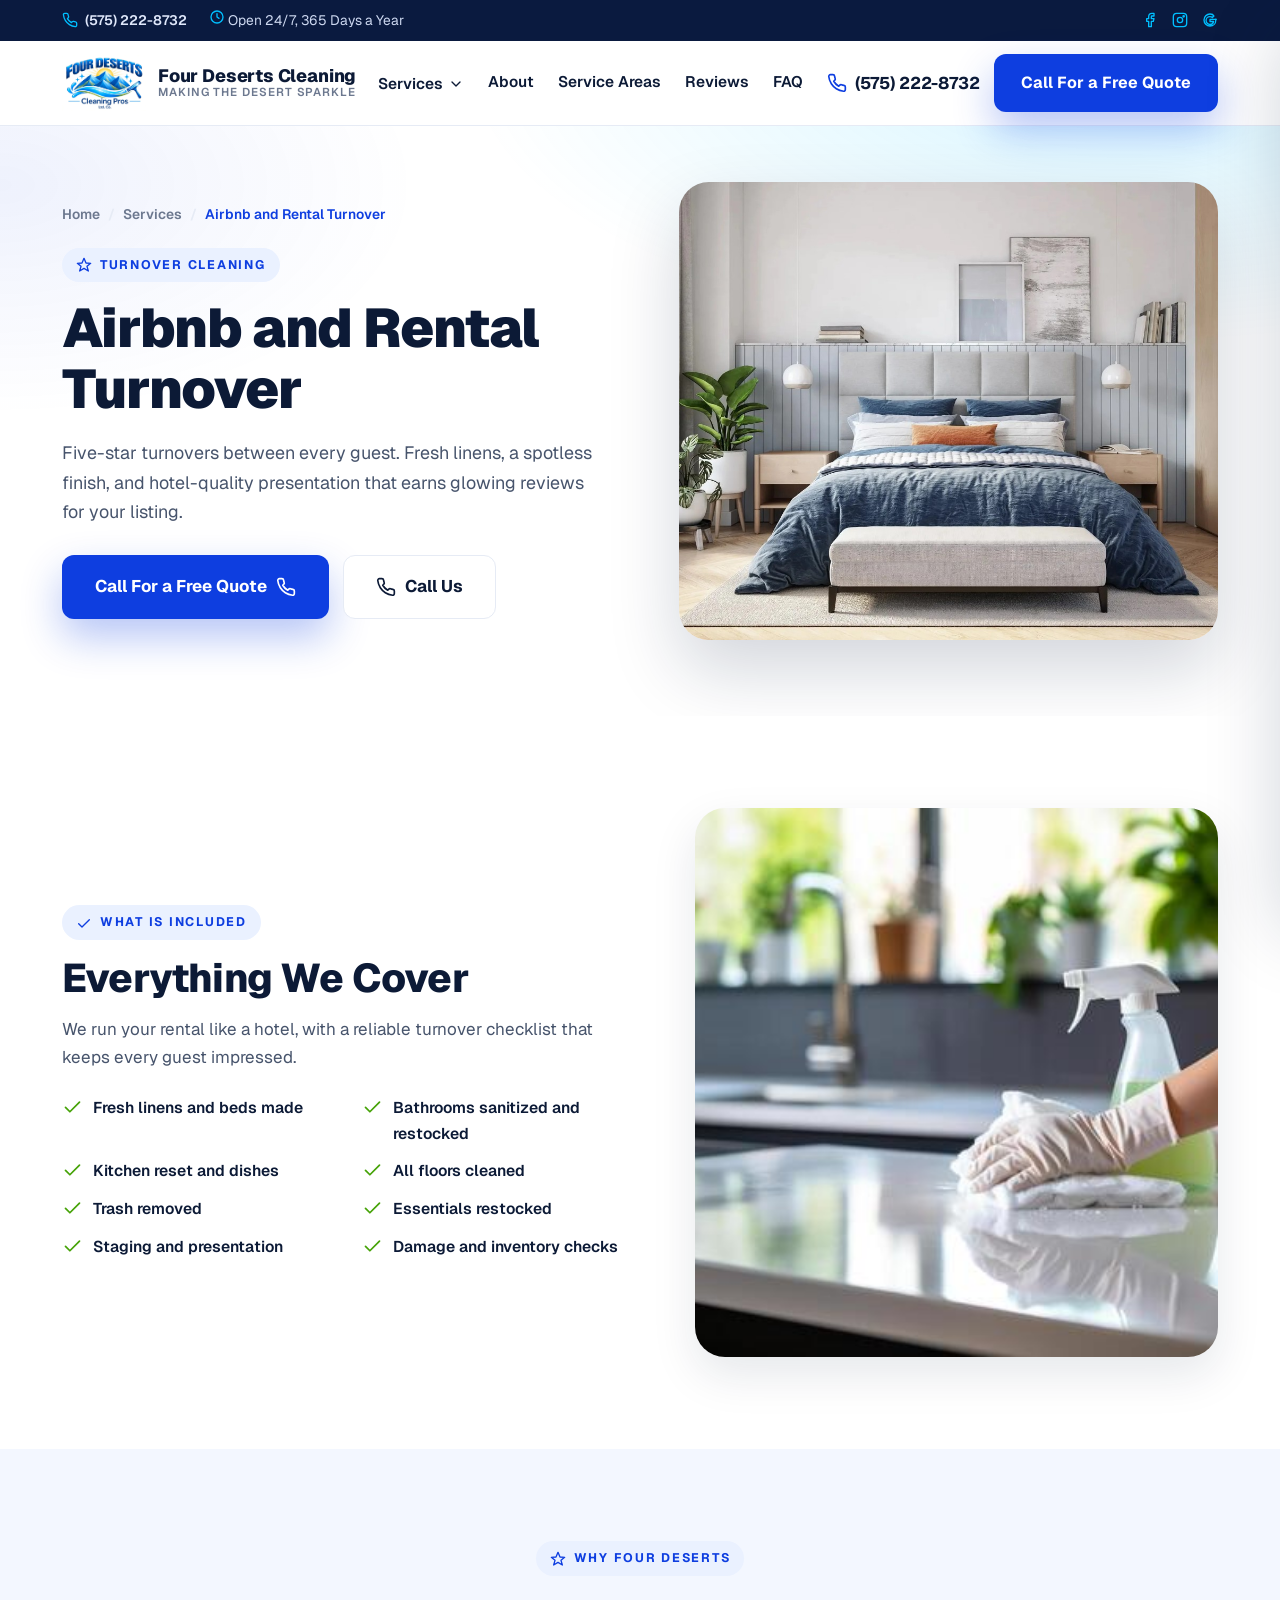
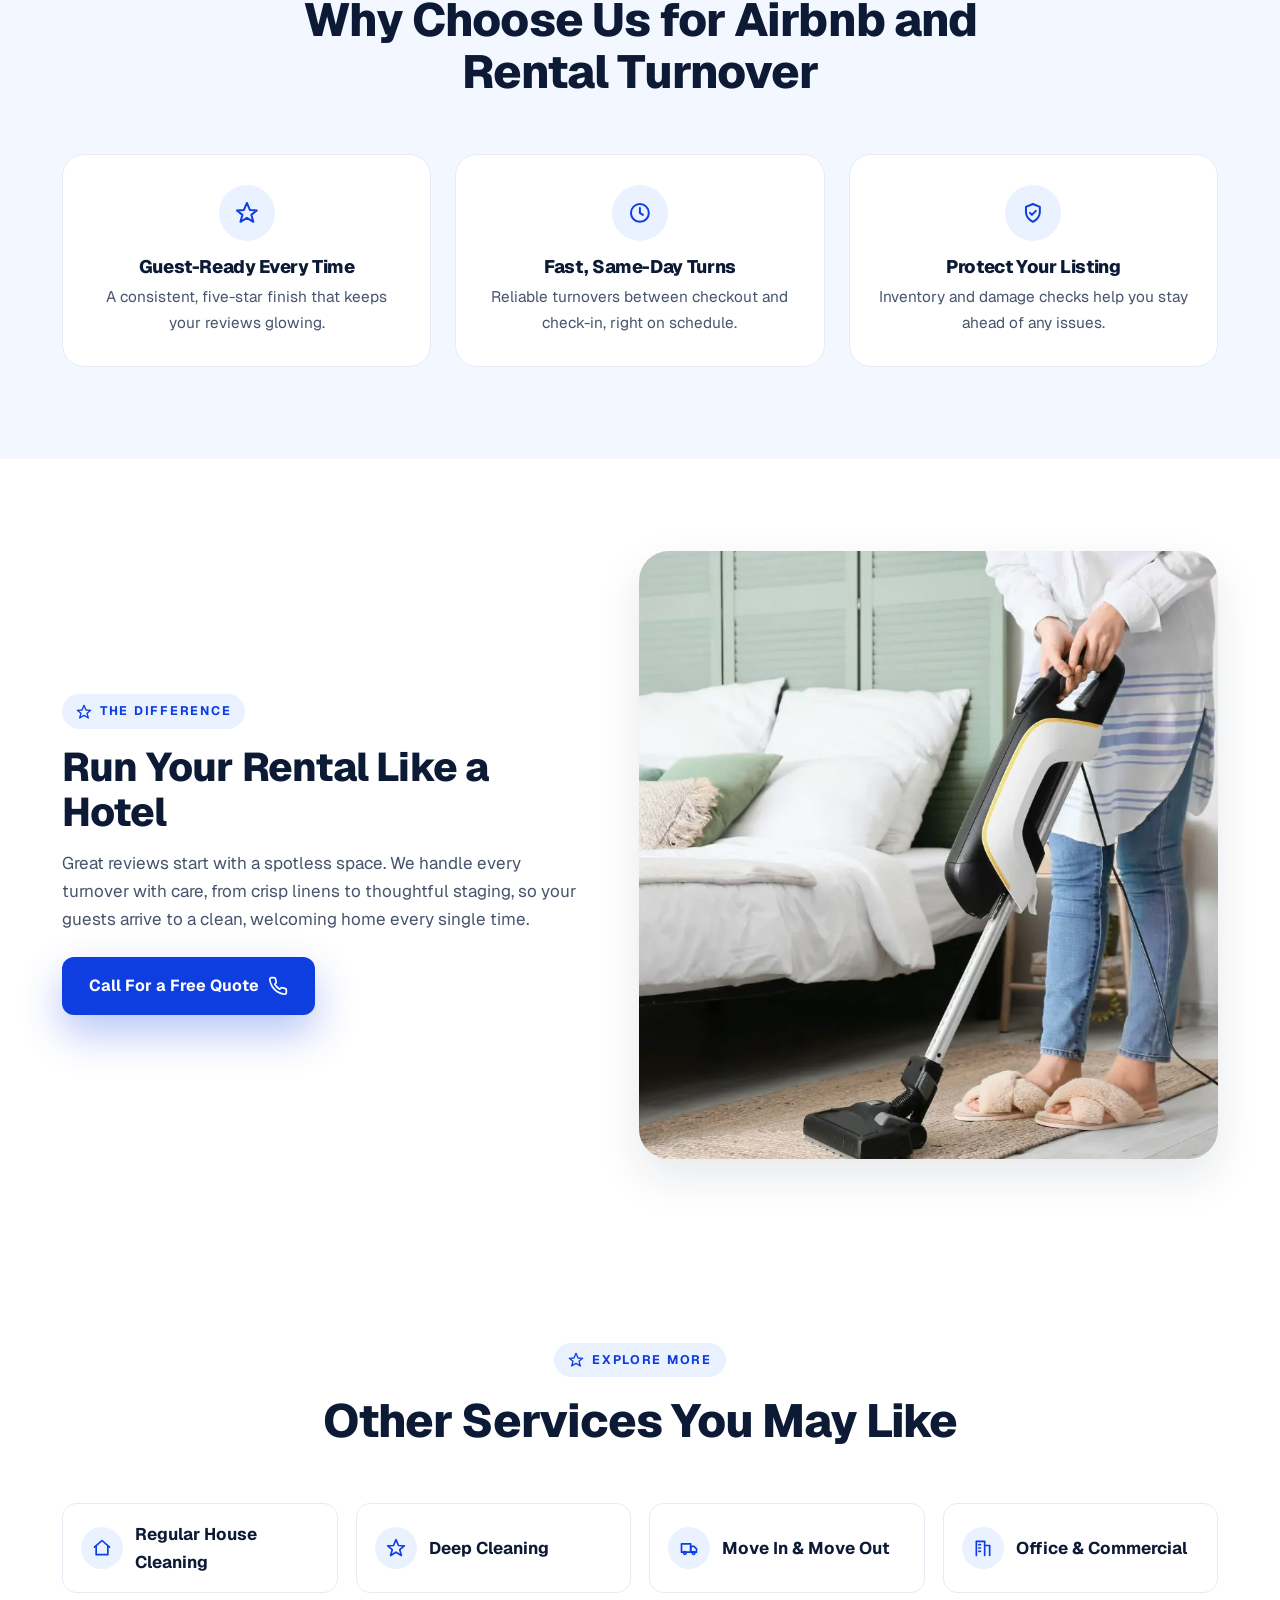
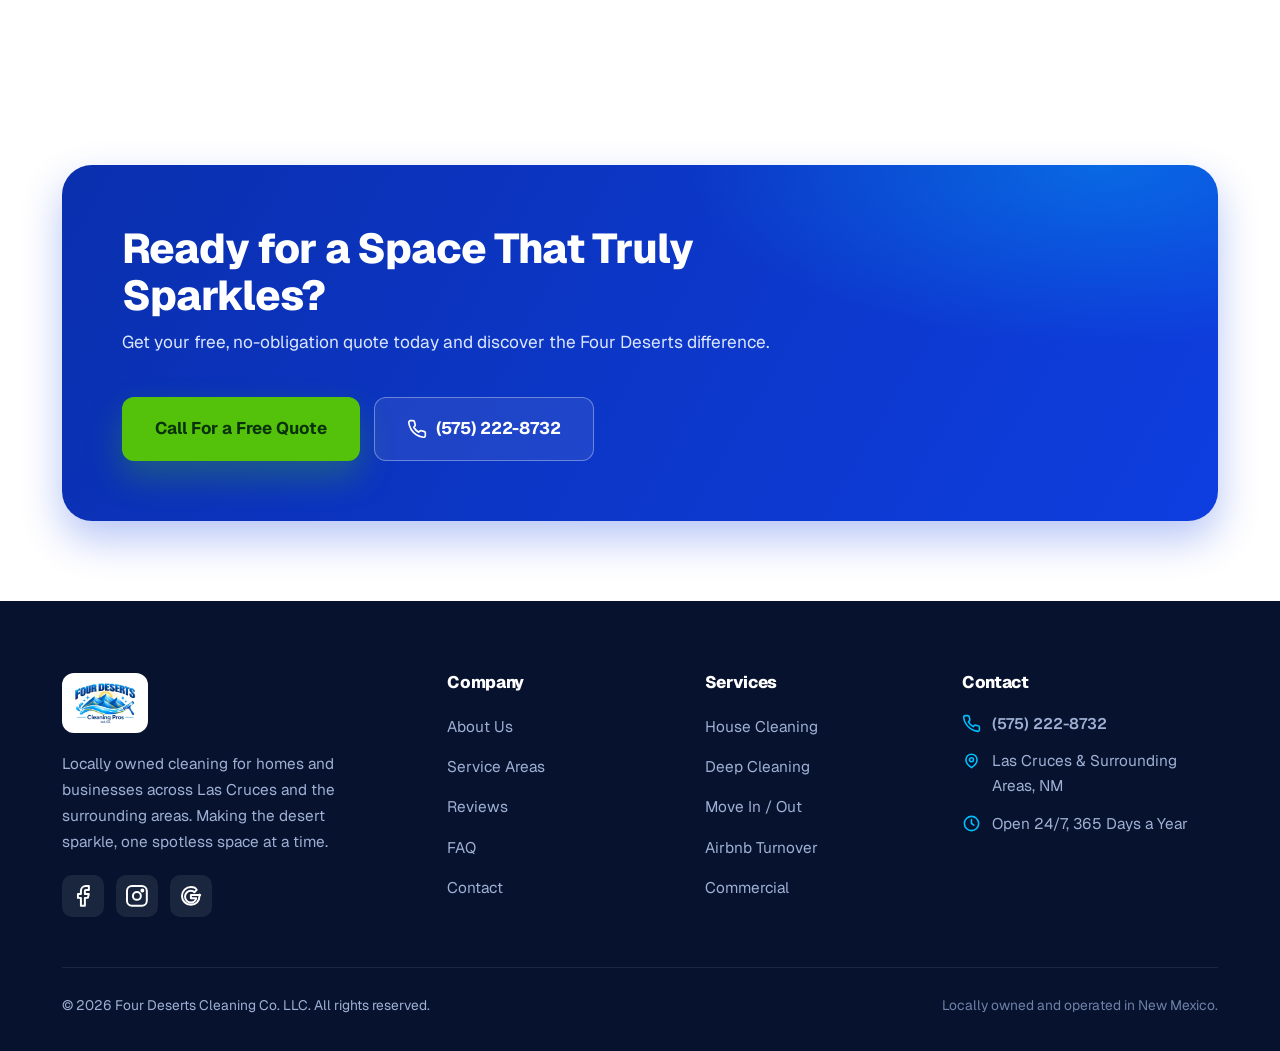
<file: services/airbnb-turnover.html>
﻿<!DOCTYPE html>
<html lang="en">
<head>
  <meta charset="utf-8" />
  <meta name="viewport" content="width=device-width, initial-scale=1.0" />
  <title>Airbnb & Rental Turnover Cleaning in Las Cruces, NM | Four Deserts Cleaning Co.</title>
  <meta name="description" content="Five-star Airbnb and rental turnover cleaning in Las Cruces and surrounding areas. Fresh linens, hotel-quality finish, and fast turns. Get a free quote today." />
  <meta name="robots" content="index, follow" />
  <meta name="theme-color" content="#0e3ee0" />
  <link rel="canonical" href="https://fourdesertscleaning.com/services/airbnb-turnover.html" />

  <meta property="og:type" content="website" />
  <meta property="og:site_name" content="Four Deserts Cleaning Co. LLC" />
  <meta property="og:title" content="Airbnb and Rental Turnover | Four Deserts Cleaning Co." />
  <meta property="og:description" content="Five-star Airbnb and rental turnover cleaning in Las Cruces and surrounding areas. Fresh linens, hotel-quality finish, and fast turns. Get a free quote today." />
  <meta property="og:url" content="https://fourdesertscleaning.com/services/airbnb-turnover.html" />
  <meta property="og:image" content="https://fourdesertscleaning.com/assets/images/hero-bedroom.jpg" />
  <meta name="twitter:card" content="summary_large_image" />
  <meta name="twitter:title" content="Airbnb and Rental Turnover | Four Deserts Cleaning Co." />
  <meta name="twitter:description" content="Five-star Airbnb and rental turnover cleaning in Las Cruces and surrounding areas. Fresh linens, hotel-quality finish, and fast turns. Get a free quote today." />
  <meta name="twitter:image" content="https://fourdesertscleaning.com/assets/images/hero-bedroom.jpg" />

  <link rel="icon" type="image/jpeg" href="../assets/images/logo.jpg" />
  <link rel="apple-touch-icon" href="../assets/images/logo.jpg" />
  <link rel="preconnect" href="https://fonts.googleapis.com" />
  <link rel="preconnect" href="https://fonts.gstatic.com" crossorigin />
  <link href="https://fonts.googleapis.com/css2?family=Geist:wght@400;500;600;700;800;900&display=swap" rel="stylesheet" />
  <link rel="stylesheet" href="../assets/css/styles.css" />

  <script type="application/ld+json">
  {
    "@context": "https://schema.org",
    "@type": "Service",
    "serviceType": "Airbnb and Rental Turnover",
    "provider": {
      "@type": "HomeAndConstructionBusiness",
      "name": "Four Deserts Cleaning Co. LLC",
      "telephone": "+1-575-222-8732",
      "areaServed": "Las Cruces, NM"
    },
    "areaServed": { "@type": "City", "name": "Las Cruces" },
    "description": "Five-star Airbnb and rental turnover cleaning in Las Cruces and surrounding areas. Fresh linens, hotel-quality finish, and fast turns. Get a free quote today."
  }
  </script>
</head>

<body>
  <div class="topbar">
    <div class="container">
      <div class="topbar-left">
        <a href="tel:+15752228732" aria-label="Call Four Deserts Cleaning"><svg class="svg-icon" viewBox="0 0 24 24"><path d="M22 16.92v3a2 2 0 0 1-2.18 2 19.79 19.79 0 0 1-8.63-3.07 19.5 19.5 0 0 1-6-6 19.79 19.79 0 0 1-3.07-8.67A2 2 0 0 1 4.11 2h3a2 2 0 0 1 2 1.72c.13.96.36 1.9.7 2.81a2 2 0 0 1-.45 2.11L8.09 9.91a16 16 0 0 0 6 6l1.27-1.27a2 2 0 0 1 2.11-.45c.9.34 1.85.57 2.81.7A2 2 0 0 1 22 16.92z"/></svg><span>(575) 222-8732</span></a>
        <span class="topbar-hours"><svg class="svg-icon" viewBox="0 0 24 24"><circle cx="12" cy="12" r="9"/><path d="M12 7v5l3 2"/></svg> Open 24/7, 365 Days a Year</span>
      </div>
      <div class="topbar-socials">
        <a href="https://www.facebook.com/profile.php?id=61594336485864" target="_blank" rel="noopener" aria-label="Facebook"><svg class="svg-icon" fill="currentColor" stroke="none" viewBox="0 0 24 24"><path d="M18 2h-3a5 5 0 0 0-5 5v3H7v4h3v8h4v-8h3l1-4h-4V7a1 1 0 0 1 1-1h3z"/></svg></a>
        <a href="https://www.instagram.com/four_deserts_cleaning_pros_ltd/" target="_blank" rel="noopener" aria-label="Instagram"><svg class="svg-icon" viewBox="0 0 24 24" fill="currentColor" stroke="none"><rect x="2" y="2" width="20" height="20" rx="5" fill="none" stroke="currentColor"/><circle cx="12" cy="12" r="4" fill="none" stroke="currentColor"/><circle cx="17.5" cy="6.5" r="1"/></svg></a>
        <a href="https://www.google.com/search?q=Four+Deserts+Cleaning+Pros+Ltd.+Co." target="_blank" rel="noopener" aria-label="Google"><svg class="svg-icon" viewBox="0 0 24 24" fill="currentColor" stroke="none"><path d="M21.35 11.1H12v3.2h5.35c-.25 1.5-1.75 4.4-5.35 4.4a5.9 5.9 0 0 1 0-11.8c1.7 0 2.85.72 3.5 1.35l2.4-2.3C16.9 3.9 14.7 3 12 3a9 9 0 1 0 0 18c5.2 0 8.65-3.65 8.65-8.8 0-.6-.07-1.05-.15-1.5z"/></svg></a>
      </div>
    </div>
  </div>

  <header class="header">
    <div class="container">
      <a href="../index.html" class="brand" aria-label="Four Deserts Cleaning Co. home">
        <img src="../assets/images/logo.jpg" alt="Four Deserts Cleaning Co. logo" />
        <span class="brand-text">
          <strong>Four Deserts Cleaning</strong>
          <span>Making the Desert Sparkle</span>
        </span>
      </a>
      <nav class="nav" aria-label="Primary">
        <div class="nav-links">
          <div class="nav-item has-dropdown">
            <button class="nav-dd-toggle" aria-haspopup="true" aria-expanded="false">Services <svg class="svg-icon" viewBox="0 0 24 24"><path d="m6 9 6 6 6-6"/></svg></button>
            <div class="nav-dropdown" role="menu">
              <a href="house-cleaning.html"><span class="dd-ic"><svg class="svg-icon" viewBox="0 0 24 24"><path d="M3 11l9-8 9 8"/><path d="M5 10v10h14V10"/></svg></span>Regular House Cleaning</a>
              <a href="deep-cleaning.html"><span class="dd-ic"><svg class="svg-icon" viewBox="0 0 24 24"><path d="M12 2 15 9l7 .5-5.5 4.5 2 7L12 17l-6.5 4 2-7L2 9.5 9 9z"/></svg></span>Deep Cleaning</a>
              <a href="move-in-out.html"><span class="dd-ic"><svg class="svg-icon" viewBox="0 0 24 24"><path d="M3 7h11v10H3z"/><path d="M14 10h4l3 3v4h-7z"/><circle cx="7" cy="18" r="1.6"/><circle cx="17.5" cy="18" r="1.6"/></svg></span>Move In &amp; Move Out</a>
              <a href="commercial-cleaning.html"><span class="dd-ic"><svg class="svg-icon" viewBox="0 0 24 24"><path d="M4 21V4h10v17"/><path d="M14 9h6v12"/><path d="M7 8h2M7 12h2M7 16h2"/></svg></span>Office &amp; Commercial</a>
              <a href="airbnb-turnover.html"><span class="dd-ic"><svg class="svg-icon" viewBox="0 0 24 24"><circle cx="8" cy="8" r="4"/><path d="m11 11 9 9"/><path d="m16 16 2-2 3 3-2 2z"/></svg></span>Airbnb &amp; Rental Turnover</a>
              <a href="janitorial.html"><span class="dd-ic"><svg class="svg-icon" viewBox="0 0 24 24"><path d="M10 2h4v5h-4z"/><path d="M9 7h6l1 6H8z"/><path d="M8 13h8v9H8z"/></svg></span>Janitorial Services</a>
              <a href="post-construction.html"><span class="dd-ic"><svg class="svg-icon" viewBox="0 0 24 24"><path d="M3 21h18"/><path d="M5 21V10l7-4 7 4v11"/><path d="M9 21v-6h6v6"/></svg></span>Post-Construction</a>
              <a href="../index.html#services" class="dd-all">View All Services <svg class="svg-icon" viewBox="0 0 24 24"><path d="M5 12h14M13 5l7 7-7 7"/></svg></a>
            </div>
          </div>
          <a href="../index.html#about">About</a>
          <a href="../index.html#areas">Service Areas</a>
          <a href="../index.html#reviews">Reviews</a>
          <a href="../index.html#faq">FAQ</a>
        </div>
        <div class="nav-cta">
          <a href="tel:+15752228732" class="nav-phone"><svg class="svg-icon" viewBox="0 0 24 24"><path d="M22 16.92v3a2 2 0 0 1-2.18 2 19.79 19.79 0 0 1-8.63-3.07 19.5 19.5 0 0 1-6-6 19.79 19.79 0 0 1-3.07-8.67A2 2 0 0 1 4.11 2h3a2 2 0 0 1 2 1.72c.13.96.36 1.9.7 2.81a2 2 0 0 1-.45 2.11L8.09 9.91a16 16 0 0 0 6 6l1.27-1.27a2 2 0 0 1 2.11-.45c.9.34 1.85.57 2.81.7A2 2 0 0 1 22 16.92z"/></svg> (575) 222-8732</a>
          <a href="tel:+15752228732" class="btn btn-primary">Call For a Free Quote</a>
          <button class="menu-toggle" id="menuToggle" aria-label="Open menu" aria-expanded="false"><svg class="svg-icon" viewBox="0 0 24 24"><path d="M3 6h18M3 12h18M3 18h18"/></svg></button>
        </div>
      </nav>
    </div>
  </header>

  <div class="drawer-backdrop" id="drawerBackdrop"></div>
  <aside class="drawer" id="drawer" aria-label="Mobile navigation">
    <div class="drawer-head">
      <span class="brand-text"><strong>Four Deserts</strong><span>Cleaning Co.</span></span>
      <button class="drawer-close" id="drawerClose" aria-label="Close menu"><svg class="svg-icon" viewBox="0 0 24 24"><path d="M18 6 6 18M6 6l12 12"/></svg></button>
    </div>
    <div class="drawer-group">
      <button class="drawer-sub-toggle" aria-expanded="false">Services <svg class="svg-icon" viewBox="0 0 24 24"><path d="m6 9 6 6 6-6"/></svg></button>
      <div class="drawer-sub">
        <a href="house-cleaning.html">Regular House Cleaning</a>
        <a href="deep-cleaning.html">Deep Cleaning</a>
        <a href="move-in-out.html">Move In &amp; Move Out</a>
        <a href="commercial-cleaning.html">Office &amp; Commercial</a>
        <a href="airbnb-turnover.html">Airbnb &amp; Rental Turnover</a>
        <a href="janitorial.html">Janitorial Services</a>
        <a href="post-construction.html">Post-Construction</a>
        <a href="../index.html#services">View All Services</a>
      </div>
    </div>
    <a class="drawer-link" href="../index.html#about">About Us</a>
    <a class="drawer-link" href="../index.html#areas">Service Areas</a>
    <a class="drawer-link" href="../index.html#reviews">Reviews</a>
    <a class="drawer-link" href="../index.html#faq">FAQ</a>
    <a class="drawer-link" href="../index.html#contact">Contact</a>
    <a href="tel:+15752228732" class="btn btn-primary drawer-link-cta">Call For a Free Quote</a>
    <div class="drawer-contact">Call us anytime:<br /><a href="tel:+15752228732">(575) 222-8732</a></div>
  </aside>

  <section class="svc-hero">
    <div class="container svc-hero-grid">
      <div class="svc-hero-copy reveal">
        <nav class="breadcrumb" aria-label="Breadcrumb">
          <a href="../index.html">Home</a>
          <span class="sep">/</span>
          <a href="../index.html#services">Services</a>
          <span class="sep">/</span>
          <span class="current">Airbnb and Rental Turnover</span>
        </nav>
        <span class="eyebrow"><svg class="svg-icon" viewBox="0 0 24 24"><path d="M12 2 15 9l7 .5-5.5 4.5 2 7L12 17l-6.5 4 2-7L2 9.5 9 9z"/></svg> Turnover Cleaning</span>
        <h1>Airbnb and Rental Turnover</h1>
        <p class="lead">Five-star turnovers between every guest. Fresh linens, a spotless finish, and hotel-quality presentation that earns glowing reviews for your listing.</p>
        <div class="svc-hero-actions">
          <a href="tel:+15752228732" class="btn btn-primary btn-lg">Call For a Free Quote <svg class="svg-icon" viewBox="0 0 24 24"><path d="M22 16.92v3a2 2 0 0 1-2.18 2 19.79 19.79 0 0 1-8.63-3.07 19.5 19.5 0 0 1-6-6 19.79 19.79 0 0 1-3.07-8.67A2 2 0 0 1 4.11 2h3a2 2 0 0 1 2 1.72c.13.96.36 1.9.7 2.81a2 2 0 0 1-.45 2.11L8.09 9.91a16 16 0 0 0 6 6l1.27-1.27a2 2 0 0 1 2.11-.45c.9.34 1.85.57 2.81.7A2 2 0 0 1 22 16.92z"/></svg></a>
          <a href="tel:+15752228732" class="btn btn-ghost btn-lg"><svg class="svg-icon" viewBox="0 0 24 24"><path d="M22 16.92v3a2 2 0 0 1-2.18 2 19.79 19.79 0 0 1-8.63-3.07 19.5 19.5 0 0 1-6-6 19.79 19.79 0 0 1-3.07-8.67A2 2 0 0 1 4.11 2h3a2 2 0 0 1 2 1.72c.13.96.36 1.9.7 2.81a2 2 0 0 1-.45 2.11L8.09 9.91a16 16 0 0 0 6 6l1.27-1.27a2 2 0 0 1 2.11-.45c.9.34 1.85.57 2.81.7A2 2 0 0 1 22 16.92z"/></svg> Call Us</a>
        </div>
      </div>
      <div class="svc-hero-media reveal">
        <span class="hero-glow" aria-hidden="true"></span>
        <img src="../assets/images/hero-bedroom.jpg" alt="Guest-ready bedroom with fresh linens" width="720" height="600" />
      </div>
    </div>
  </section>

  <section class="section">
    <div class="container included-grid">
      <div class="included-copy reveal">
        <span class="eyebrow"><svg class="svg-icon" viewBox="0 0 24 24"><path d="M20 7 9 18l-5-5"/></svg> What Is Included</span>
        <h2>Everything We Cover</h2>
        <p>We run your rental like a hotel, with a reliable turnover checklist that keeps every guest impressed.</p>
        <ul class="checklist">
            <li><svg class="svg-icon" viewBox="0 0 24 24"><path d="M20 7 9 18l-5-5"/></svg>Fresh linens and beds made</li>
            <li><svg class="svg-icon" viewBox="0 0 24 24"><path d="M20 7 9 18l-5-5"/></svg>Bathrooms sanitized and restocked</li>
            <li><svg class="svg-icon" viewBox="0 0 24 24"><path d="M20 7 9 18l-5-5"/></svg>Kitchen reset and dishes</li>
            <li><svg class="svg-icon" viewBox="0 0 24 24"><path d="M20 7 9 18l-5-5"/></svg>All floors cleaned</li>
            <li><svg class="svg-icon" viewBox="0 0 24 24"><path d="M20 7 9 18l-5-5"/></svg>Trash removed</li>
            <li><svg class="svg-icon" viewBox="0 0 24 24"><path d="M20 7 9 18l-5-5"/></svg>Essentials restocked</li>
            <li><svg class="svg-icon" viewBox="0 0 24 24"><path d="M20 7 9 18l-5-5"/></svg>Staging and presentation</li>
            <li><svg class="svg-icon" viewBox="0 0 24 24"><path d="M20 7 9 18l-5-5"/></svg>Damage and inventory checks</li>
        </ul>
      </div>
      <div class="included-media reveal">
        <img src="../assets/images/cleaning-kitchen.jpg" alt="Spotless kitchen ready for the next guest" loading="lazy" />
      </div>
    </div>
  </section>

  <section class="section bg-soft">
    <div class="container">
      <div class="section-head reveal">
        <span class="eyebrow"><svg class="svg-icon" viewBox="0 0 24 24"><path d="M12 2 15 9l7 .5-5.5 4.5 2 7L12 17l-6.5 4 2-7L2 9.5 9 9z"/></svg> Why Four Deserts</span>
        <h2 class="title">Why Choose Us for Airbnb and Rental Turnover</h2>
      </div>
      <div class="svc-benefits">
        <div class="svc-benefit reveal">
          <span class="icon-circle"><svg class="svg-icon" viewBox="0 0 24 24"><path d="M12 2 15 9l7 .5-5.5 4.5 2 7L12 17l-6.5 4 2-7L2 9.5 9 9z"/></svg></span>
          <h4>Guest-Ready Every Time</h4>
          <p>A consistent, five-star finish that keeps your reviews glowing.</p>
        </div>
        <div class="svc-benefit reveal">
          <span class="icon-circle"><svg class="svg-icon" viewBox="0 0 24 24"><circle cx="12" cy="12" r="9"/><path d="M12 7v5l3 2"/></svg></span>
          <h4>Fast, Same-Day Turns</h4>
          <p>Reliable turnovers between checkout and check-in, right on schedule.</p>
        </div>
        <div class="svc-benefit reveal">
          <span class="icon-circle"><svg class="svg-icon" viewBox="0 0 24 24"><path d="M12 3l7 3v5c0 5-3.5 8-7 10-3.5-2-7-5-7-10V6z"/><path d="M9 12l2 2 4-4"/></svg></span>
          <h4>Protect Your Listing</h4>
          <p>Inventory and damage checks help you stay ahead of any issues.</p>
        </div>
      </div>
    </div>
  </section>

  <section class="section">
    <div class="container included-grid reverse">
      <div class="included-media reveal">
        <img src="../assets/images/house-cleaning.jpg" alt="Freshly staged and cleaned rental interior" loading="lazy" />
      </div>
      <div class="included-copy reveal">
        <span class="eyebrow"><svg class="svg-icon" viewBox="0 0 24 24"><path d="M12 2 15 9l7 .5-5.5 4.5 2 7L12 17l-6.5 4 2-7L2 9.5 9 9z"/></svg> The Difference</span>
        <h2>Run Your Rental Like a Hotel</h2>
        <p>Great reviews start with a spotless space. We handle every turnover with care, from crisp linens to thoughtful staging, so your guests arrive to a clean, welcoming home every single time.</p>
        <div class="svc-hero-actions">
          <a href="tel:+15752228732" class="btn btn-primary">Call For a Free Quote <svg class="svg-icon" viewBox="0 0 24 24"><path d="M22 16.92v3a2 2 0 0 1-2.18 2 19.79 19.79 0 0 1-8.63-3.07 19.5 19.5 0 0 1-6-6 19.79 19.79 0 0 1-3.07-8.67A2 2 0 0 1 4.11 2h3a2 2 0 0 1 2 1.72c.13.96.36 1.9.7 2.81a2 2 0 0 1-.45 2.11L8.09 9.91a16 16 0 0 0 6 6l1.27-1.27a2 2 0 0 1 2.11-.45c.9.34 1.85.57 2.81.7A2 2 0 0 1 22 16.92z"/></svg></a>
        </div>
      </div>
    </div>
  </section>

  <section class="section">
    <div class="container">
      <div class="section-head reveal">
        <span class="eyebrow"><svg class="svg-icon" viewBox="0 0 24 24"><path d="M12 2 15 9l7 .5-5.5 4.5 2 7L12 17l-6.5 4 2-7L2 9.5 9 9z"/></svg> Explore More</span>
        <h2 class="title">Other Services You May Like</h2>
      </div>
      <div class="related-grid">
        <a class="related-card" href="house-cleaning.html"><span class="icon-circle"><svg class="svg-icon" viewBox="0 0 24 24"><path d="M3 11l9-8 9 8"/><path d="M5 10v10h14V10"/></svg></span>Regular House Cleaning</a>
        <a class="related-card" href="deep-cleaning.html"><span class="icon-circle"><svg class="svg-icon" viewBox="0 0 24 24"><path d="M12 2 15 9l7 .5-5.5 4.5 2 7L12 17l-6.5 4 2-7L2 9.5 9 9z"/></svg></span>Deep Cleaning</a>
        <a class="related-card" href="move-in-out.html"><span class="icon-circle"><svg class="svg-icon" viewBox="0 0 24 24"><path d="M3 7h11v10H3z"/><path d="M14 10h4l3 3v4h-7z"/><circle cx="7" cy="18" r="1.6"/><circle cx="17.5" cy="18" r="1.6"/></svg></span>Move In &amp; Move Out</a>
        <a class="related-card" href="commercial-cleaning.html"><span class="icon-circle"><svg class="svg-icon" viewBox="0 0 24 24"><path d="M4 21V4h10v17"/><path d="M14 9h6v12"/><path d="M7 8h2M7 12h2M7 16h2"/></svg></span>Office &amp; Commercial</a>
      </div>
    </div>
  </section>

  <section class="cta">
    <div class="container">
      <div class="cta-inner reveal">
        <div>
          <h2>Ready for a Space That Truly Sparkles?</h2>
          <p>Get your free, no-obligation quote today and discover the Four Deserts difference.</p>
        </div>
        <div class="cta-actions">
          <a href="tel:+15752228732" class="btn btn-green btn-lg">Call For a Free Quote</a>
          <a href="tel:+15752228732" class="btn btn-outline-light btn-lg"><svg class="svg-icon" viewBox="0 0 24 24"><path d="M22 16.92v3a2 2 0 0 1-2.18 2 19.79 19.79 0 0 1-8.63-3.07 19.5 19.5 0 0 1-6-6 19.79 19.79 0 0 1-3.07-8.67A2 2 0 0 1 4.11 2h3a2 2 0 0 1 2 1.72c.13.96.36 1.9.7 2.81a2 2 0 0 1-.45 2.11L8.09 9.91a16 16 0 0 0 6 6l1.27-1.27a2 2 0 0 1 2.11-.45c.9.34 1.85.57 2.81.7A2 2 0 0 1 22 16.92z"/></svg> (575) 222-8732</a>
        </div>
      </div>
    </div>
  </section>

  <footer class="footer">
    <div class="container">
      <div class="footer-grid">
        <div class="footer-brand">
          <img src="../assets/images/logo.jpg" alt="Four Deserts Cleaning Co. logo" />
          <p>Locally owned cleaning for homes and businesses across Las Cruces and the surrounding areas. Making the desert sparkle, one spotless space at a time.</p>
          <div class="footer-socials">
            <a href="https://www.facebook.com/profile.php?id=61594336485864" target="_blank" rel="noopener" aria-label="Facebook"><svg class="svg-icon" viewBox="0 0 24 24" fill="currentColor" stroke="none"><path d="M18 2h-3a5 5 0 0 0-5 5v3H7v4h3v8h4v-8h3l1-4h-4V7a1 1 0 0 1 1-1h3z"/></svg></a>
            <a href="https://www.instagram.com/four_deserts_cleaning_pros_ltd/" target="_blank" rel="noopener" aria-label="Instagram"><svg class="svg-icon" viewBox="0 0 24 24" fill="currentColor" stroke="none"><rect x="2" y="2" width="20" height="20" rx="5" fill="none" stroke="currentColor"/><circle cx="12" cy="12" r="4" fill="none" stroke="currentColor"/><circle cx="17.5" cy="6.5" r="1"/></svg></a>
            <a href="https://www.google.com/search?q=Four+Deserts+Cleaning+Pros+Ltd.+Co." target="_blank" rel="noopener" aria-label="Google"><svg class="svg-icon" viewBox="0 0 24 24" fill="currentColor" stroke="none"><path d="M21.35 11.1H12v3.2h5.35c-.25 1.5-1.75 4.4-5.35 4.4a5.9 5.9 0 0 1 0-11.8c1.7 0 2.85.72 3.5 1.35l2.4-2.3C16.9 3.9 14.7 3 12 3a9 9 0 1 0 0 18c5.2 0 8.65-3.65 8.65-8.8 0-.6-.07-1.05-.15-1.5z"/></svg></a>
          </div>
        </div>
        <div>
          <h5>Company</h5>
          <ul>
            <li><a href="../index.html#about">About Us</a></li>
            <li><a href="../index.html#areas">Service Areas</a></li>
            <li><a href="../index.html#reviews">Reviews</a></li>
            <li><a href="../index.html#faq">FAQ</a></li>
            <li><a href="../index.html#contact">Contact</a></li>
          </ul>
        </div>
        <div>
          <h5>Services</h5>
          <ul>
            <li><a href="house-cleaning.html">House Cleaning</a></li>
            <li><a href="deep-cleaning.html">Deep Cleaning</a></li>
            <li><a href="move-in-out.html">Move In / Out</a></li>
            <li><a href="airbnb-turnover.html">Airbnb Turnover</a></li>
            <li><a href="commercial-cleaning.html">Commercial</a></li>
          </ul>
        </div>
        <div>
          <h5>Contact</h5>
          <ul class="footer-contact">
            <li><svg class="svg-icon" viewBox="0 0 24 24"><path d="M22 16.92v3a2 2 0 0 1-2.18 2 19.79 19.79 0 0 1-8.63-3.07 19.5 19.5 0 0 1-6-6 19.79 19.79 0 0 1-3.07-8.67A2 2 0 0 1 4.11 2h3a2 2 0 0 1 2 1.72c.13.96.36 1.9.7 2.81a2 2 0 0 1-.45 2.11L8.09 9.91a16 16 0 0 0 6 6l1.27-1.27a2 2 0 0 1 2.11-.45c.9.34 1.85.57 2.81.7A2 2 0 0 1 22 16.92z"/></svg><a href="tel:+15752228732">(575) 222-8732</a></li>
            
            <li><svg class="svg-icon" viewBox="0 0 24 24"><path d="M12 21s-7-4.5-7-10a7 7 0 0 1 14 0c0 5.5-7 10-7 10z"/><circle cx="12" cy="11" r="2.5"/></svg>Las Cruces &amp; Surrounding Areas, NM</li>
            <li><svg class="svg-icon" viewBox="0 0 24 24"><circle cx="12" cy="12" r="9"/><path d="M12 7v5l3 2"/></svg>Open 24/7, 365 Days a Year</li>
          </ul>
        </div>
      </div>
      <div class="footer-bottom">
        <p>© <span id="year">2026</span> Four Deserts Cleaning Co. LLC. All rights reserved.</p>
        <p class="made">Locally owned and operated in New Mexico.</p>
      </div>
    </div>
  </footer>

  <script src="../assets/js/main.js" defer></script>
</body>
</html>
</file>
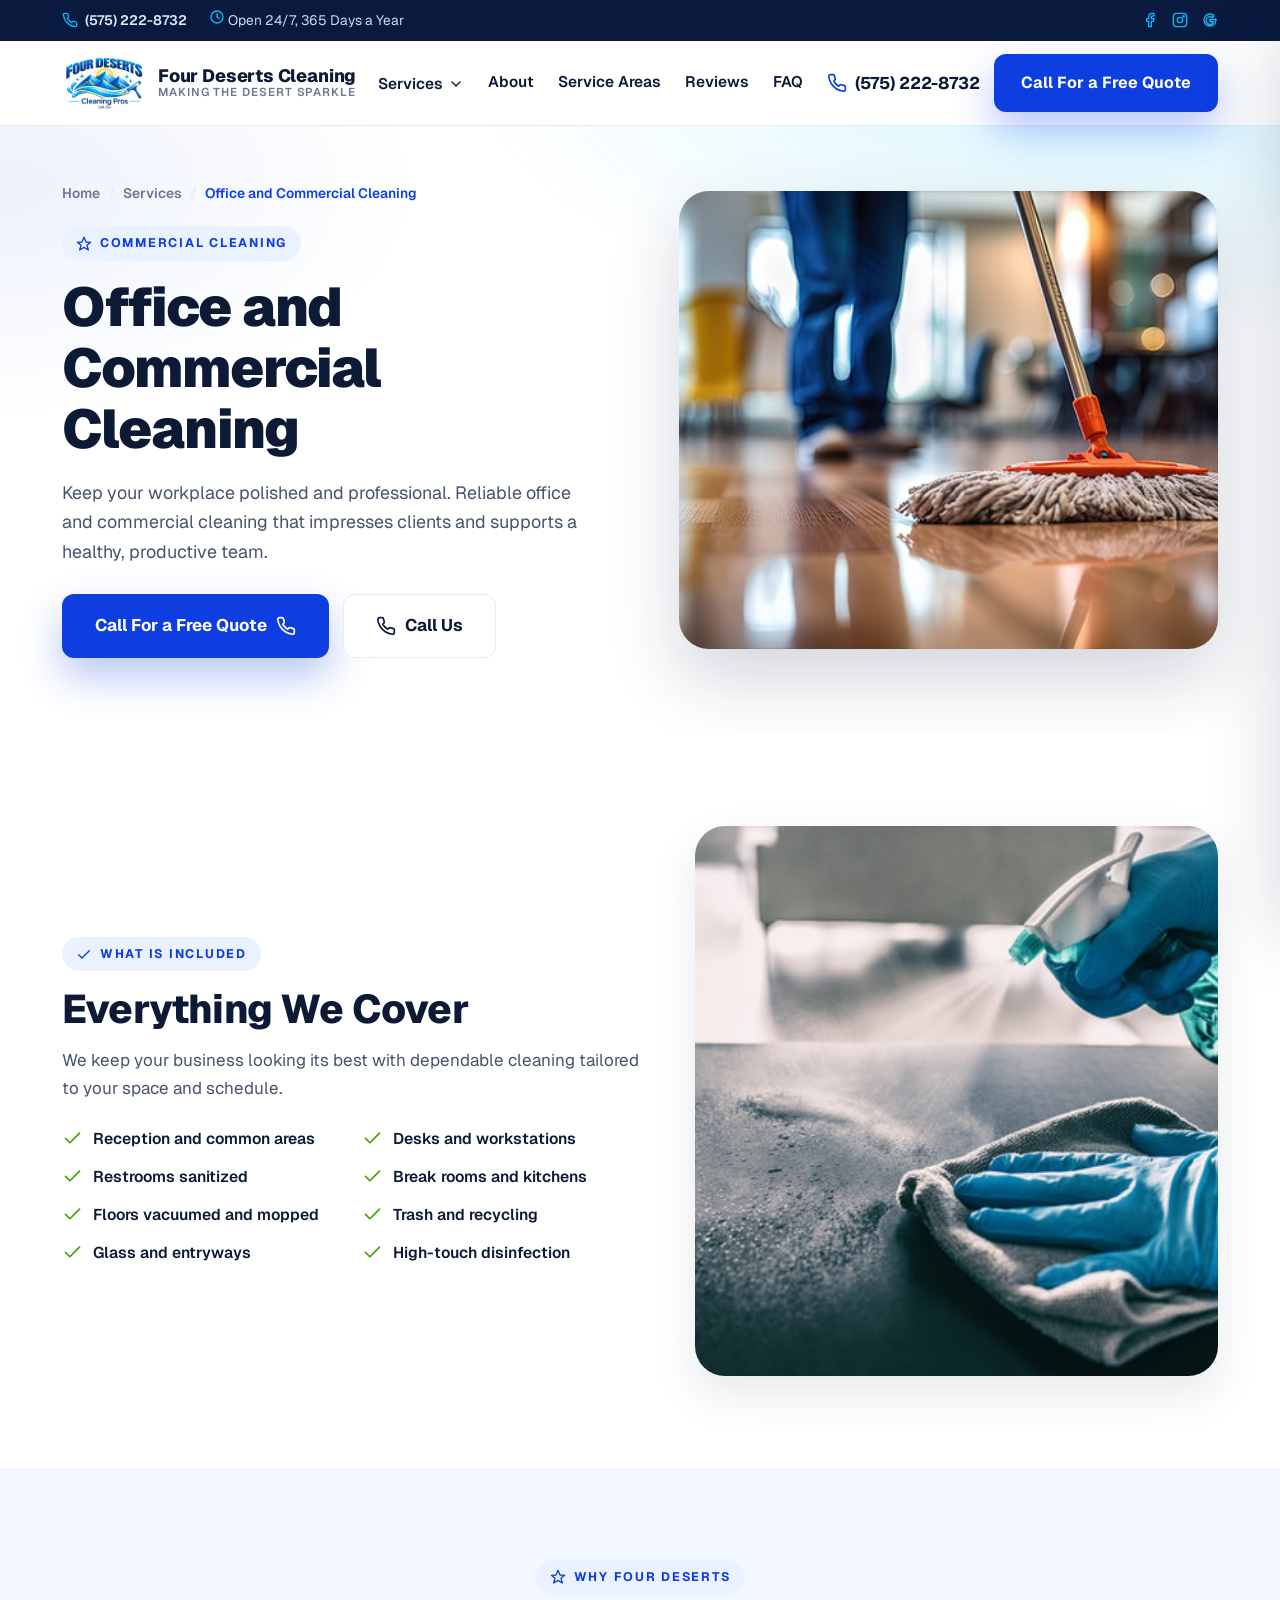
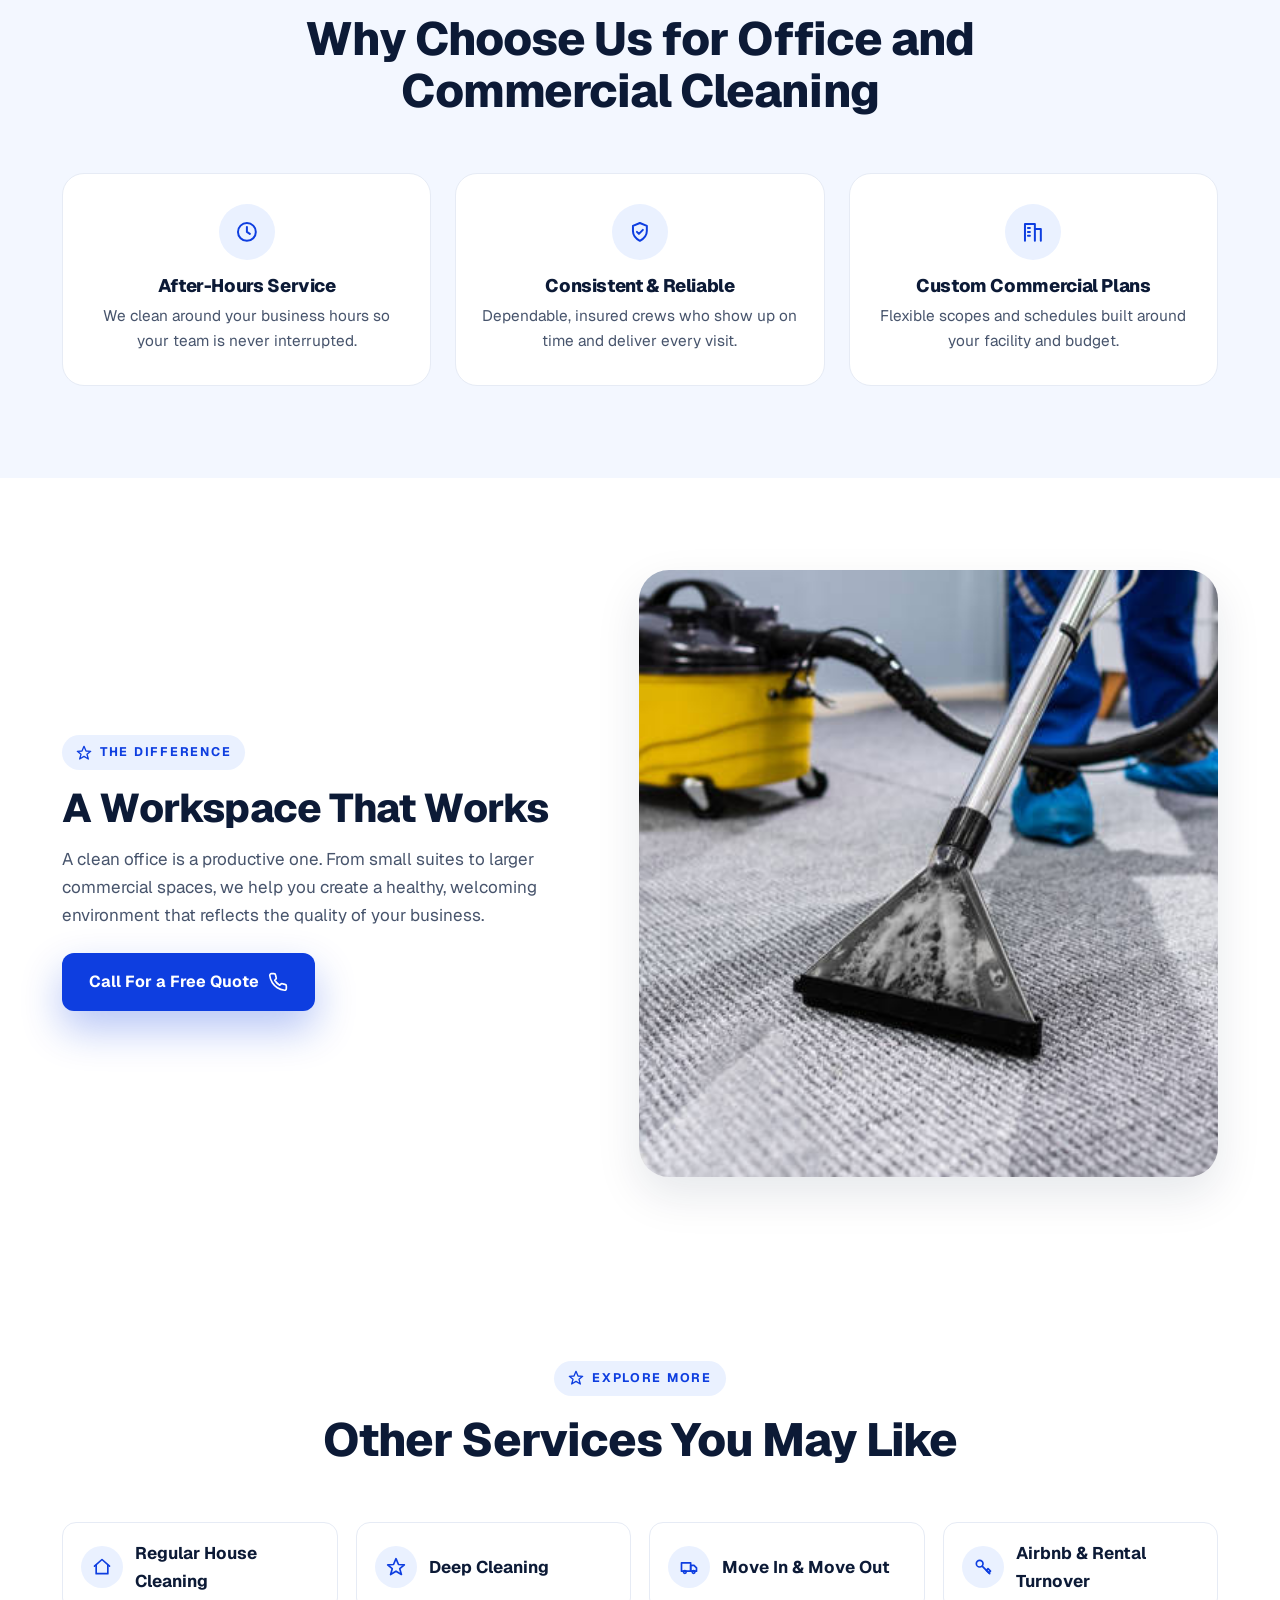
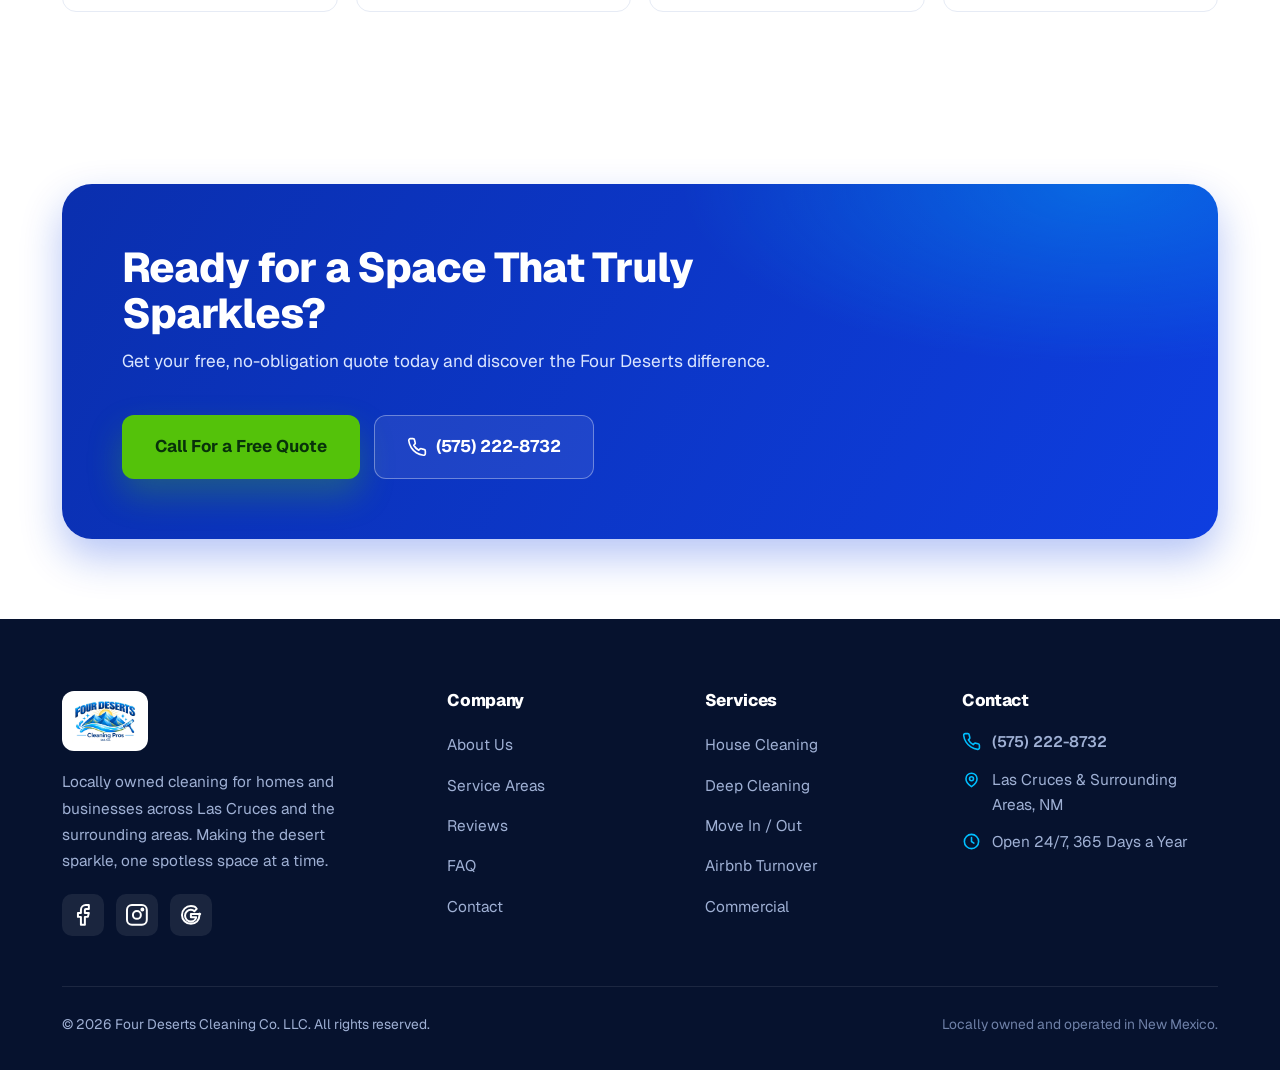
<file: services/commercial-cleaning.html>
﻿<!DOCTYPE html>
<html lang="en">
<head>
  <meta charset="utf-8" />
  <meta name="viewport" content="width=device-width, initial-scale=1.0" />
  <title>Office & Commercial Cleaning in Las Cruces, NM | Four Deserts Cleaning Co.</title>
  <meta name="description" content="Professional office and commercial cleaning in Las Cruces and surrounding areas. Reliable, after-hours service with custom plans. Fully insured. Get a free quote." />
  <meta name="robots" content="index, follow" />
  <meta name="theme-color" content="#0e3ee0" />
  <link rel="canonical" href="https://fourdesertscleaning.com/services/commercial-cleaning.html" />

  <meta property="og:type" content="website" />
  <meta property="og:site_name" content="Four Deserts Cleaning Co. LLC" />
  <meta property="og:title" content="Office and Commercial Cleaning | Four Deserts Cleaning Co." />
  <meta property="og:description" content="Professional office and commercial cleaning in Las Cruces and surrounding areas. Reliable, after-hours service with custom plans. Fully insured. Get a free quote." />
  <meta property="og:url" content="https://fourdesertscleaning.com/services/commercial-cleaning.html" />
  <meta property="og:image" content="https://fourdesertscleaning.com/assets/images/mopping.jpg" />
  <meta name="twitter:card" content="summary_large_image" />
  <meta name="twitter:title" content="Office and Commercial Cleaning | Four Deserts Cleaning Co." />
  <meta name="twitter:description" content="Professional office and commercial cleaning in Las Cruces and surrounding areas. Reliable, after-hours service with custom plans. Fully insured. Get a free quote." />
  <meta name="twitter:image" content="https://fourdesertscleaning.com/assets/images/mopping.jpg" />

  <link rel="icon" type="image/jpeg" href="../assets/images/logo.jpg" />
  <link rel="apple-touch-icon" href="../assets/images/logo.jpg" />
  <link rel="preconnect" href="https://fonts.googleapis.com" />
  <link rel="preconnect" href="https://fonts.gstatic.com" crossorigin />
  <link href="https://fonts.googleapis.com/css2?family=Geist:wght@400;500;600;700;800;900&display=swap" rel="stylesheet" />
  <link rel="stylesheet" href="../assets/css/styles.css" />

  <script type="application/ld+json">
  {
    "@context": "https://schema.org",
    "@type": "Service",
    "serviceType": "Office and Commercial Cleaning",
    "provider": {
      "@type": "HomeAndConstructionBusiness",
      "name": "Four Deserts Cleaning Co. LLC",
      "telephone": "+1-575-222-8732",
      "areaServed": "Las Cruces, NM"
    },
    "areaServed": { "@type": "City", "name": "Las Cruces" },
    "description": "Professional office and commercial cleaning in Las Cruces and surrounding areas. Reliable, after-hours service with custom plans. Fully insured. Get a free quote."
  }
  </script>
</head>

<body>
  <div class="topbar">
    <div class="container">
      <div class="topbar-left">
        <a href="tel:+15752228732" aria-label="Call Four Deserts Cleaning"><svg class="svg-icon" viewBox="0 0 24 24"><path d="M22 16.92v3a2 2 0 0 1-2.18 2 19.79 19.79 0 0 1-8.63-3.07 19.5 19.5 0 0 1-6-6 19.79 19.79 0 0 1-3.07-8.67A2 2 0 0 1 4.11 2h3a2 2 0 0 1 2 1.72c.13.96.36 1.9.7 2.81a2 2 0 0 1-.45 2.11L8.09 9.91a16 16 0 0 0 6 6l1.27-1.27a2 2 0 0 1 2.11-.45c.9.34 1.85.57 2.81.7A2 2 0 0 1 22 16.92z"/></svg><span>(575) 222-8732</span></a>
        <span class="topbar-hours"><svg class="svg-icon" viewBox="0 0 24 24"><circle cx="12" cy="12" r="9"/><path d="M12 7v5l3 2"/></svg> Open 24/7, 365 Days a Year</span>
      </div>
      <div class="topbar-socials">
        <a href="https://www.facebook.com/profile.php?id=61594336485864" target="_blank" rel="noopener" aria-label="Facebook"><svg class="svg-icon" fill="currentColor" stroke="none" viewBox="0 0 24 24"><path d="M18 2h-3a5 5 0 0 0-5 5v3H7v4h3v8h4v-8h3l1-4h-4V7a1 1 0 0 1 1-1h3z"/></svg></a>
        <a href="https://www.instagram.com/four_deserts_cleaning_pros_ltd/" target="_blank" rel="noopener" aria-label="Instagram"><svg class="svg-icon" viewBox="0 0 24 24" fill="currentColor" stroke="none"><rect x="2" y="2" width="20" height="20" rx="5" fill="none" stroke="currentColor"/><circle cx="12" cy="12" r="4" fill="none" stroke="currentColor"/><circle cx="17.5" cy="6.5" r="1"/></svg></a>
        <a href="https://www.google.com/search?q=Four+Deserts+Cleaning+Pros+Ltd.+Co." target="_blank" rel="noopener" aria-label="Google"><svg class="svg-icon" viewBox="0 0 24 24" fill="currentColor" stroke="none"><path d="M21.35 11.1H12v3.2h5.35c-.25 1.5-1.75 4.4-5.35 4.4a5.9 5.9 0 0 1 0-11.8c1.7 0 2.85.72 3.5 1.35l2.4-2.3C16.9 3.9 14.7 3 12 3a9 9 0 1 0 0 18c5.2 0 8.65-3.65 8.65-8.8 0-.6-.07-1.05-.15-1.5z"/></svg></a>
      </div>
    </div>
  </div>

  <header class="header">
    <div class="container">
      <a href="../index.html" class="brand" aria-label="Four Deserts Cleaning Co. home">
        <img src="../assets/images/logo.jpg" alt="Four Deserts Cleaning Co. logo" />
        <span class="brand-text">
          <strong>Four Deserts Cleaning</strong>
          <span>Making the Desert Sparkle</span>
        </span>
      </a>
      <nav class="nav" aria-label="Primary">
        <div class="nav-links">
          <div class="nav-item has-dropdown">
            <button class="nav-dd-toggle" aria-haspopup="true" aria-expanded="false">Services <svg class="svg-icon" viewBox="0 0 24 24"><path d="m6 9 6 6 6-6"/></svg></button>
            <div class="nav-dropdown" role="menu">
              <a href="house-cleaning.html"><span class="dd-ic"><svg class="svg-icon" viewBox="0 0 24 24"><path d="M3 11l9-8 9 8"/><path d="M5 10v10h14V10"/></svg></span>Regular House Cleaning</a>
              <a href="deep-cleaning.html"><span class="dd-ic"><svg class="svg-icon" viewBox="0 0 24 24"><path d="M12 2 15 9l7 .5-5.5 4.5 2 7L12 17l-6.5 4 2-7L2 9.5 9 9z"/></svg></span>Deep Cleaning</a>
              <a href="move-in-out.html"><span class="dd-ic"><svg class="svg-icon" viewBox="0 0 24 24"><path d="M3 7h11v10H3z"/><path d="M14 10h4l3 3v4h-7z"/><circle cx="7" cy="18" r="1.6"/><circle cx="17.5" cy="18" r="1.6"/></svg></span>Move In &amp; Move Out</a>
              <a href="commercial-cleaning.html"><span class="dd-ic"><svg class="svg-icon" viewBox="0 0 24 24"><path d="M4 21V4h10v17"/><path d="M14 9h6v12"/><path d="M7 8h2M7 12h2M7 16h2"/></svg></span>Office &amp; Commercial</a>
              <a href="airbnb-turnover.html"><span class="dd-ic"><svg class="svg-icon" viewBox="0 0 24 24"><circle cx="8" cy="8" r="4"/><path d="m11 11 9 9"/><path d="m16 16 2-2 3 3-2 2z"/></svg></span>Airbnb &amp; Rental Turnover</a>
              <a href="janitorial.html"><span class="dd-ic"><svg class="svg-icon" viewBox="0 0 24 24"><path d="M10 2h4v5h-4z"/><path d="M9 7h6l1 6H8z"/><path d="M8 13h8v9H8z"/></svg></span>Janitorial Services</a>
              <a href="post-construction.html"><span class="dd-ic"><svg class="svg-icon" viewBox="0 0 24 24"><path d="M3 21h18"/><path d="M5 21V10l7-4 7 4v11"/><path d="M9 21v-6h6v6"/></svg></span>Post-Construction</a>
              <a href="../index.html#services" class="dd-all">View All Services <svg class="svg-icon" viewBox="0 0 24 24"><path d="M5 12h14M13 5l7 7-7 7"/></svg></a>
            </div>
          </div>
          <a href="../index.html#about">About</a>
          <a href="../index.html#areas">Service Areas</a>
          <a href="../index.html#reviews">Reviews</a>
          <a href="../index.html#faq">FAQ</a>
        </div>
        <div class="nav-cta">
          <a href="tel:+15752228732" class="nav-phone"><svg class="svg-icon" viewBox="0 0 24 24"><path d="M22 16.92v3a2 2 0 0 1-2.18 2 19.79 19.79 0 0 1-8.63-3.07 19.5 19.5 0 0 1-6-6 19.79 19.79 0 0 1-3.07-8.67A2 2 0 0 1 4.11 2h3a2 2 0 0 1 2 1.72c.13.96.36 1.9.7 2.81a2 2 0 0 1-.45 2.11L8.09 9.91a16 16 0 0 0 6 6l1.27-1.27a2 2 0 0 1 2.11-.45c.9.34 1.85.57 2.81.7A2 2 0 0 1 22 16.92z"/></svg> (575) 222-8732</a>
          <a href="tel:+15752228732" class="btn btn-primary">Call For a Free Quote</a>
          <button class="menu-toggle" id="menuToggle" aria-label="Open menu" aria-expanded="false"><svg class="svg-icon" viewBox="0 0 24 24"><path d="M3 6h18M3 12h18M3 18h18"/></svg></button>
        </div>
      </nav>
    </div>
  </header>

  <div class="drawer-backdrop" id="drawerBackdrop"></div>
  <aside class="drawer" id="drawer" aria-label="Mobile navigation">
    <div class="drawer-head">
      <span class="brand-text"><strong>Four Deserts</strong><span>Cleaning Co.</span></span>
      <button class="drawer-close" id="drawerClose" aria-label="Close menu"><svg class="svg-icon" viewBox="0 0 24 24"><path d="M18 6 6 18M6 6l12 12"/></svg></button>
    </div>
    <div class="drawer-group">
      <button class="drawer-sub-toggle" aria-expanded="false">Services <svg class="svg-icon" viewBox="0 0 24 24"><path d="m6 9 6 6 6-6"/></svg></button>
      <div class="drawer-sub">
        <a href="house-cleaning.html">Regular House Cleaning</a>
        <a href="deep-cleaning.html">Deep Cleaning</a>
        <a href="move-in-out.html">Move In &amp; Move Out</a>
        <a href="commercial-cleaning.html">Office &amp; Commercial</a>
        <a href="airbnb-turnover.html">Airbnb &amp; Rental Turnover</a>
        <a href="janitorial.html">Janitorial Services</a>
        <a href="post-construction.html">Post-Construction</a>
        <a href="../index.html#services">View All Services</a>
      </div>
    </div>
    <a class="drawer-link" href="../index.html#about">About Us</a>
    <a class="drawer-link" href="../index.html#areas">Service Areas</a>
    <a class="drawer-link" href="../index.html#reviews">Reviews</a>
    <a class="drawer-link" href="../index.html#faq">FAQ</a>
    <a class="drawer-link" href="../index.html#contact">Contact</a>
    <a href="tel:+15752228732" class="btn btn-primary drawer-link-cta">Call For a Free Quote</a>
    <div class="drawer-contact">Call us anytime:<br /><a href="tel:+15752228732">(575) 222-8732</a></div>
  </aside>

  <section class="svc-hero">
    <div class="container svc-hero-grid">
      <div class="svc-hero-copy reveal">
        <nav class="breadcrumb" aria-label="Breadcrumb">
          <a href="../index.html">Home</a>
          <span class="sep">/</span>
          <a href="../index.html#services">Services</a>
          <span class="sep">/</span>
          <span class="current">Office and Commercial Cleaning</span>
        </nav>
        <span class="eyebrow"><svg class="svg-icon" viewBox="0 0 24 24"><path d="M12 2 15 9l7 .5-5.5 4.5 2 7L12 17l-6.5 4 2-7L2 9.5 9 9z"/></svg> Commercial Cleaning</span>
        <h1>Office and Commercial Cleaning</h1>
        <p class="lead">Keep your workplace polished and professional. Reliable office and commercial cleaning that impresses clients and supports a healthy, productive team.</p>
        <div class="svc-hero-actions">
          <a href="tel:+15752228732" class="btn btn-primary btn-lg">Call For a Free Quote <svg class="svg-icon" viewBox="0 0 24 24"><path d="M22 16.92v3a2 2 0 0 1-2.18 2 19.79 19.79 0 0 1-8.63-3.07 19.5 19.5 0 0 1-6-6 19.79 19.79 0 0 1-3.07-8.67A2 2 0 0 1 4.11 2h3a2 2 0 0 1 2 1.72c.13.96.36 1.9.7 2.81a2 2 0 0 1-.45 2.11L8.09 9.91a16 16 0 0 0 6 6l1.27-1.27a2 2 0 0 1 2.11-.45c.9.34 1.85.57 2.81.7A2 2 0 0 1 22 16.92z"/></svg></a>
          <a href="tel:+15752228732" class="btn btn-ghost btn-lg"><svg class="svg-icon" viewBox="0 0 24 24"><path d="M22 16.92v3a2 2 0 0 1-2.18 2 19.79 19.79 0 0 1-8.63-3.07 19.5 19.5 0 0 1-6-6 19.79 19.79 0 0 1-3.07-8.67A2 2 0 0 1 4.11 2h3a2 2 0 0 1 2 1.72c.13.96.36 1.9.7 2.81a2 2 0 0 1-.45 2.11L8.09 9.91a16 16 0 0 0 6 6l1.27-1.27a2 2 0 0 1 2.11-.45c.9.34 1.85.57 2.81.7A2 2 0 0 1 22 16.92z"/></svg> Call Us</a>
        </div>
      </div>
      <div class="svc-hero-media reveal">
        <span class="hero-glow" aria-hidden="true"></span>
        <img src="../assets/images/mopping.jpg" alt="Professional mopping a commercial floor" width="720" height="600" />
      </div>
    </div>
  </section>

  <section class="section">
    <div class="container included-grid">
      <div class="included-copy reveal">
        <span class="eyebrow"><svg class="svg-icon" viewBox="0 0 24 24"><path d="M20 7 9 18l-5-5"/></svg> What Is Included</span>
        <h2>Everything We Cover</h2>
        <p>We keep your business looking its best with dependable cleaning tailored to your space and schedule.</p>
        <ul class="checklist">
            <li><svg class="svg-icon" viewBox="0 0 24 24"><path d="M20 7 9 18l-5-5"/></svg>Reception and common areas</li>
            <li><svg class="svg-icon" viewBox="0 0 24 24"><path d="M20 7 9 18l-5-5"/></svg>Desks and workstations</li>
            <li><svg class="svg-icon" viewBox="0 0 24 24"><path d="M20 7 9 18l-5-5"/></svg>Restrooms sanitized</li>
            <li><svg class="svg-icon" viewBox="0 0 24 24"><path d="M20 7 9 18l-5-5"/></svg>Break rooms and kitchens</li>
            <li><svg class="svg-icon" viewBox="0 0 24 24"><path d="M20 7 9 18l-5-5"/></svg>Floors vacuumed and mopped</li>
            <li><svg class="svg-icon" viewBox="0 0 24 24"><path d="M20 7 9 18l-5-5"/></svg>Trash and recycling</li>
            <li><svg class="svg-icon" viewBox="0 0 24 24"><path d="M20 7 9 18l-5-5"/></svg>Glass and entryways</li>
            <li><svg class="svg-icon" viewBox="0 0 24 24"><path d="M20 7 9 18l-5-5"/></svg>High-touch disinfection</li>
        </ul>
      </div>
      <div class="included-media reveal">
        <img src="../assets/images/cleaning-team.jpg" alt="Cleaning team servicing an office space" loading="lazy" />
      </div>
    </div>
  </section>

  <section class="section bg-soft">
    <div class="container">
      <div class="section-head reveal">
        <span class="eyebrow"><svg class="svg-icon" viewBox="0 0 24 24"><path d="M12 2 15 9l7 .5-5.5 4.5 2 7L12 17l-6.5 4 2-7L2 9.5 9 9z"/></svg> Why Four Deserts</span>
        <h2 class="title">Why Choose Us for Office and Commercial Cleaning</h2>
      </div>
      <div class="svc-benefits">
        <div class="svc-benefit reveal">
          <span class="icon-circle"><svg class="svg-icon" viewBox="0 0 24 24"><circle cx="12" cy="12" r="9"/><path d="M12 7v5l3 2"/></svg></span>
          <h4>After-Hours Service</h4>
          <p>We clean around your business hours so your team is never interrupted.</p>
        </div>
        <div class="svc-benefit reveal">
          <span class="icon-circle"><svg class="svg-icon" viewBox="0 0 24 24"><path d="M12 3l7 3v5c0 5-3.5 8-7 10-3.5-2-7-5-7-10V6z"/><path d="M9 12l2 2 4-4"/></svg></span>
          <h4>Consistent & Reliable</h4>
          <p>Dependable, insured crews who show up on time and deliver every visit.</p>
        </div>
        <div class="svc-benefit reveal">
          <span class="icon-circle"><svg class="svg-icon" viewBox="0 0 24 24"><path d="M4 21V4h10v17"/><path d="M14 9h6v12"/><path d="M7 8h2M7 12h2M7 16h2"/></svg></span>
          <h4>Custom Commercial Plans</h4>
          <p>Flexible scopes and schedules built around your facility and budget.</p>
        </div>
      </div>
    </div>
  </section>

  <section class="section">
    <div class="container included-grid reverse">
      <div class="included-media reveal">
        <img src="../assets/images/vacuuming.jpg" alt="Vacuuming a commercial carpet" loading="lazy" />
      </div>
      <div class="included-copy reveal">
        <span class="eyebrow"><svg class="svg-icon" viewBox="0 0 24 24"><path d="M12 2 15 9l7 .5-5.5 4.5 2 7L12 17l-6.5 4 2-7L2 9.5 9 9z"/></svg> The Difference</span>
        <h2>A Workspace That Works</h2>
        <p>A clean office is a productive one. From small suites to larger commercial spaces, we help you create a healthy, welcoming environment that reflects the quality of your business.</p>
        <div class="svc-hero-actions">
          <a href="tel:+15752228732" class="btn btn-primary">Call For a Free Quote <svg class="svg-icon" viewBox="0 0 24 24"><path d="M22 16.92v3a2 2 0 0 1-2.18 2 19.79 19.79 0 0 1-8.63-3.07 19.5 19.5 0 0 1-6-6 19.79 19.79 0 0 1-3.07-8.67A2 2 0 0 1 4.11 2h3a2 2 0 0 1 2 1.72c.13.96.36 1.9.7 2.81a2 2 0 0 1-.45 2.11L8.09 9.91a16 16 0 0 0 6 6l1.27-1.27a2 2 0 0 1 2.11-.45c.9.34 1.85.57 2.81.7A2 2 0 0 1 22 16.92z"/></svg></a>
        </div>
      </div>
    </div>
  </section>

  <section class="section">
    <div class="container">
      <div class="section-head reveal">
        <span class="eyebrow"><svg class="svg-icon" viewBox="0 0 24 24"><path d="M12 2 15 9l7 .5-5.5 4.5 2 7L12 17l-6.5 4 2-7L2 9.5 9 9z"/></svg> Explore More</span>
        <h2 class="title">Other Services You May Like</h2>
      </div>
      <div class="related-grid">
        <a class="related-card" href="house-cleaning.html"><span class="icon-circle"><svg class="svg-icon" viewBox="0 0 24 24"><path d="M3 11l9-8 9 8"/><path d="M5 10v10h14V10"/></svg></span>Regular House Cleaning</a>
        <a class="related-card" href="deep-cleaning.html"><span class="icon-circle"><svg class="svg-icon" viewBox="0 0 24 24"><path d="M12 2 15 9l7 .5-5.5 4.5 2 7L12 17l-6.5 4 2-7L2 9.5 9 9z"/></svg></span>Deep Cleaning</a>
        <a class="related-card" href="move-in-out.html"><span class="icon-circle"><svg class="svg-icon" viewBox="0 0 24 24"><path d="M3 7h11v10H3z"/><path d="M14 10h4l3 3v4h-7z"/><circle cx="7" cy="18" r="1.6"/><circle cx="17.5" cy="18" r="1.6"/></svg></span>Move In &amp; Move Out</a>
        <a class="related-card" href="airbnb-turnover.html"><span class="icon-circle"><svg class="svg-icon" viewBox="0 0 24 24"><circle cx="8" cy="8" r="4"/><path d="m11 11 9 9"/><path d="m16 16 2-2 3 3-2 2z"/></svg></span>Airbnb &amp; Rental Turnover</a>
      </div>
    </div>
  </section>

  <section class="cta">
    <div class="container">
      <div class="cta-inner reveal">
        <div>
          <h2>Ready for a Space That Truly Sparkles?</h2>
          <p>Get your free, no-obligation quote today and discover the Four Deserts difference.</p>
        </div>
        <div class="cta-actions">
          <a href="tel:+15752228732" class="btn btn-green btn-lg">Call For a Free Quote</a>
          <a href="tel:+15752228732" class="btn btn-outline-light btn-lg"><svg class="svg-icon" viewBox="0 0 24 24"><path d="M22 16.92v3a2 2 0 0 1-2.18 2 19.79 19.79 0 0 1-8.63-3.07 19.5 19.5 0 0 1-6-6 19.79 19.79 0 0 1-3.07-8.67A2 2 0 0 1 4.11 2h3a2 2 0 0 1 2 1.72c.13.96.36 1.9.7 2.81a2 2 0 0 1-.45 2.11L8.09 9.91a16 16 0 0 0 6 6l1.27-1.27a2 2 0 0 1 2.11-.45c.9.34 1.85.57 2.81.7A2 2 0 0 1 22 16.92z"/></svg> (575) 222-8732</a>
        </div>
      </div>
    </div>
  </section>

  <footer class="footer">
    <div class="container">
      <div class="footer-grid">
        <div class="footer-brand">
          <img src="../assets/images/logo.jpg" alt="Four Deserts Cleaning Co. logo" />
          <p>Locally owned cleaning for homes and businesses across Las Cruces and the surrounding areas. Making the desert sparkle, one spotless space at a time.</p>
          <div class="footer-socials">
            <a href="https://www.facebook.com/profile.php?id=61594336485864" target="_blank" rel="noopener" aria-label="Facebook"><svg class="svg-icon" viewBox="0 0 24 24" fill="currentColor" stroke="none"><path d="M18 2h-3a5 5 0 0 0-5 5v3H7v4h3v8h4v-8h3l1-4h-4V7a1 1 0 0 1 1-1h3z"/></svg></a>
            <a href="https://www.instagram.com/four_deserts_cleaning_pros_ltd/" target="_blank" rel="noopener" aria-label="Instagram"><svg class="svg-icon" viewBox="0 0 24 24" fill="currentColor" stroke="none"><rect x="2" y="2" width="20" height="20" rx="5" fill="none" stroke="currentColor"/><circle cx="12" cy="12" r="4" fill="none" stroke="currentColor"/><circle cx="17.5" cy="6.5" r="1"/></svg></a>
            <a href="https://www.google.com/search?q=Four+Deserts+Cleaning+Pros+Ltd.+Co." target="_blank" rel="noopener" aria-label="Google"><svg class="svg-icon" viewBox="0 0 24 24" fill="currentColor" stroke="none"><path d="M21.35 11.1H12v3.2h5.35c-.25 1.5-1.75 4.4-5.35 4.4a5.9 5.9 0 0 1 0-11.8c1.7 0 2.85.72 3.5 1.35l2.4-2.3C16.9 3.9 14.7 3 12 3a9 9 0 1 0 0 18c5.2 0 8.65-3.65 8.65-8.8 0-.6-.07-1.05-.15-1.5z"/></svg></a>
          </div>
        </div>
        <div>
          <h5>Company</h5>
          <ul>
            <li><a href="../index.html#about">About Us</a></li>
            <li><a href="../index.html#areas">Service Areas</a></li>
            <li><a href="../index.html#reviews">Reviews</a></li>
            <li><a href="../index.html#faq">FAQ</a></li>
            <li><a href="../index.html#contact">Contact</a></li>
          </ul>
        </div>
        <div>
          <h5>Services</h5>
          <ul>
            <li><a href="house-cleaning.html">House Cleaning</a></li>
            <li><a href="deep-cleaning.html">Deep Cleaning</a></li>
            <li><a href="move-in-out.html">Move In / Out</a></li>
            <li><a href="airbnb-turnover.html">Airbnb Turnover</a></li>
            <li><a href="commercial-cleaning.html">Commercial</a></li>
          </ul>
        </div>
        <div>
          <h5>Contact</h5>
          <ul class="footer-contact">
            <li><svg class="svg-icon" viewBox="0 0 24 24"><path d="M22 16.92v3a2 2 0 0 1-2.18 2 19.79 19.79 0 0 1-8.63-3.07 19.5 19.5 0 0 1-6-6 19.79 19.79 0 0 1-3.07-8.67A2 2 0 0 1 4.11 2h3a2 2 0 0 1 2 1.72c.13.96.36 1.9.7 2.81a2 2 0 0 1-.45 2.11L8.09 9.91a16 16 0 0 0 6 6l1.27-1.27a2 2 0 0 1 2.11-.45c.9.34 1.85.57 2.81.7A2 2 0 0 1 22 16.92z"/></svg><a href="tel:+15752228732">(575) 222-8732</a></li>
            
            <li><svg class="svg-icon" viewBox="0 0 24 24"><path d="M12 21s-7-4.5-7-10a7 7 0 0 1 14 0c0 5.5-7 10-7 10z"/><circle cx="12" cy="11" r="2.5"/></svg>Las Cruces &amp; Surrounding Areas, NM</li>
            <li><svg class="svg-icon" viewBox="0 0 24 24"><circle cx="12" cy="12" r="9"/><path d="M12 7v5l3 2"/></svg>Open 24/7, 365 Days a Year</li>
          </ul>
        </div>
      </div>
      <div class="footer-bottom">
        <p>© <span id="year">2026</span> Four Deserts Cleaning Co. LLC. All rights reserved.</p>
        <p class="made">Locally owned and operated in New Mexico.</p>
      </div>
    </div>
  </footer>

  <script src="../assets/js/main.js" defer></script>
</body>
</html>
</file>
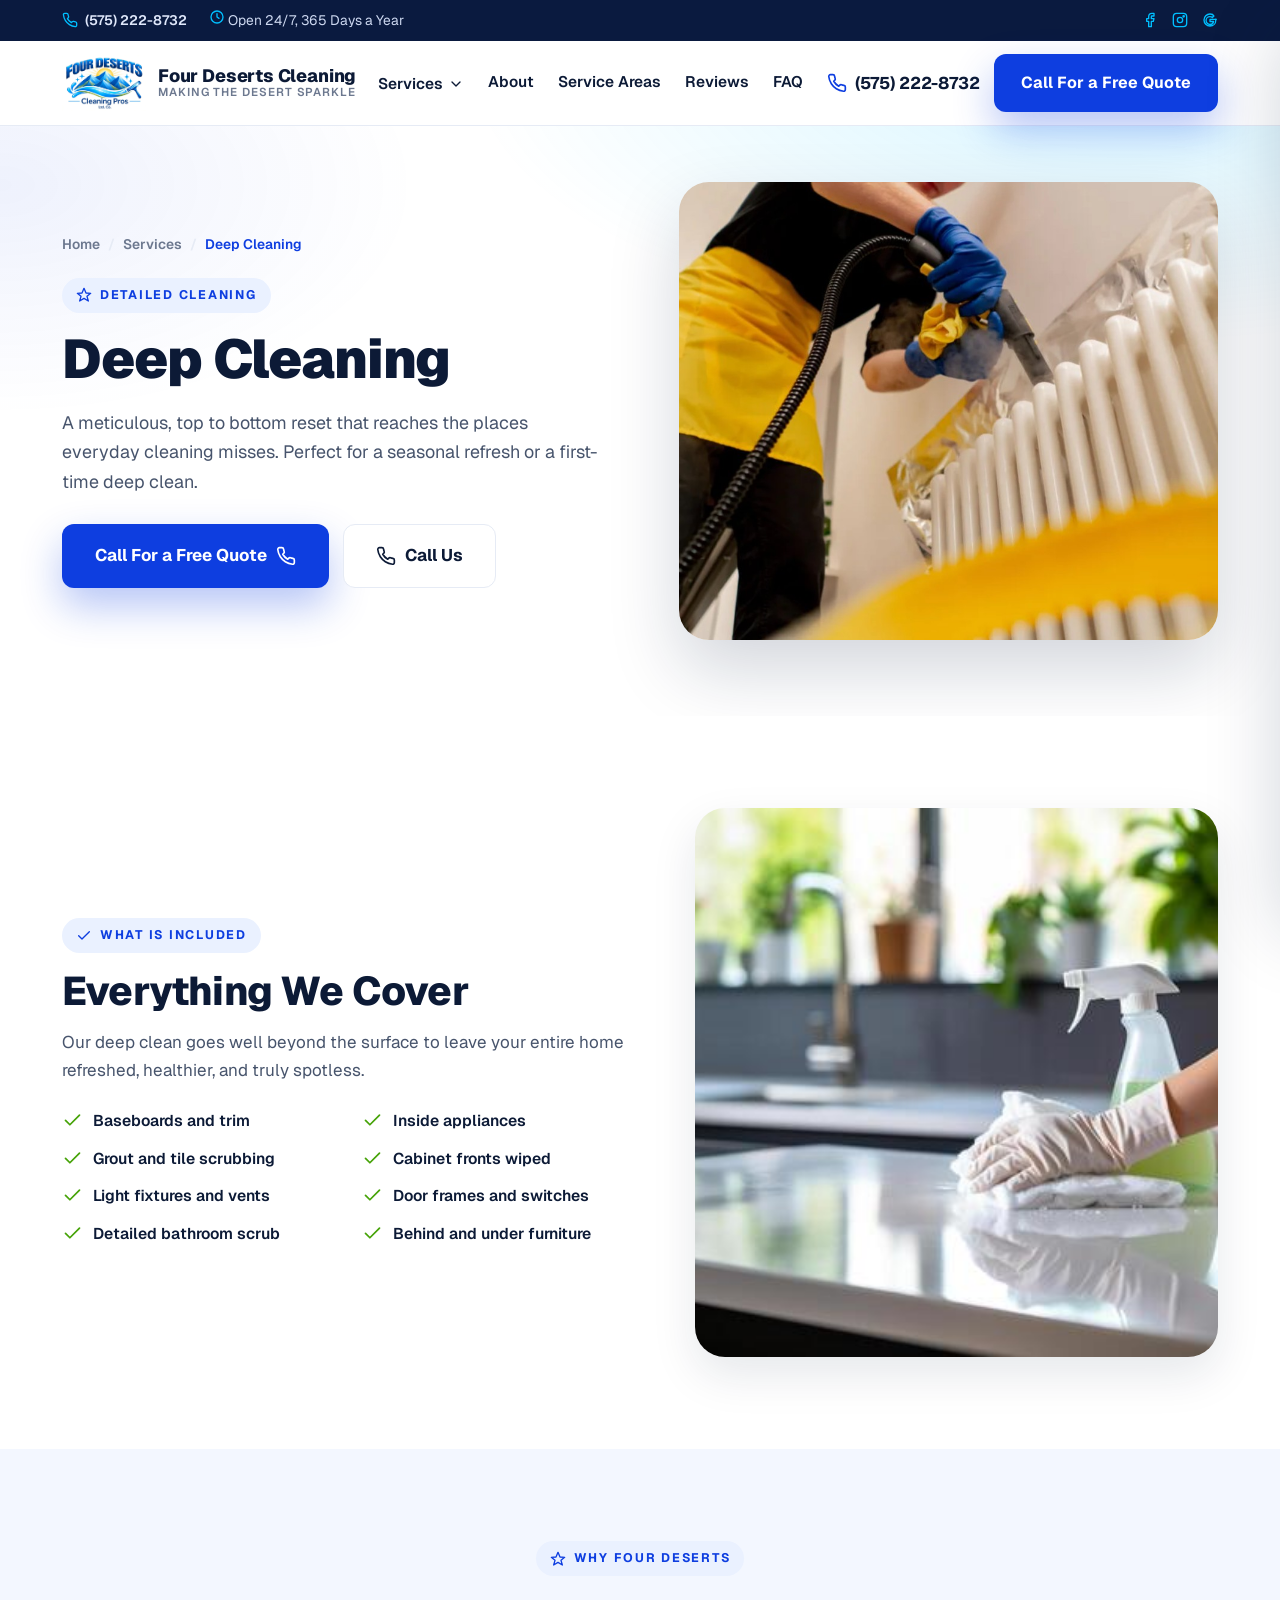
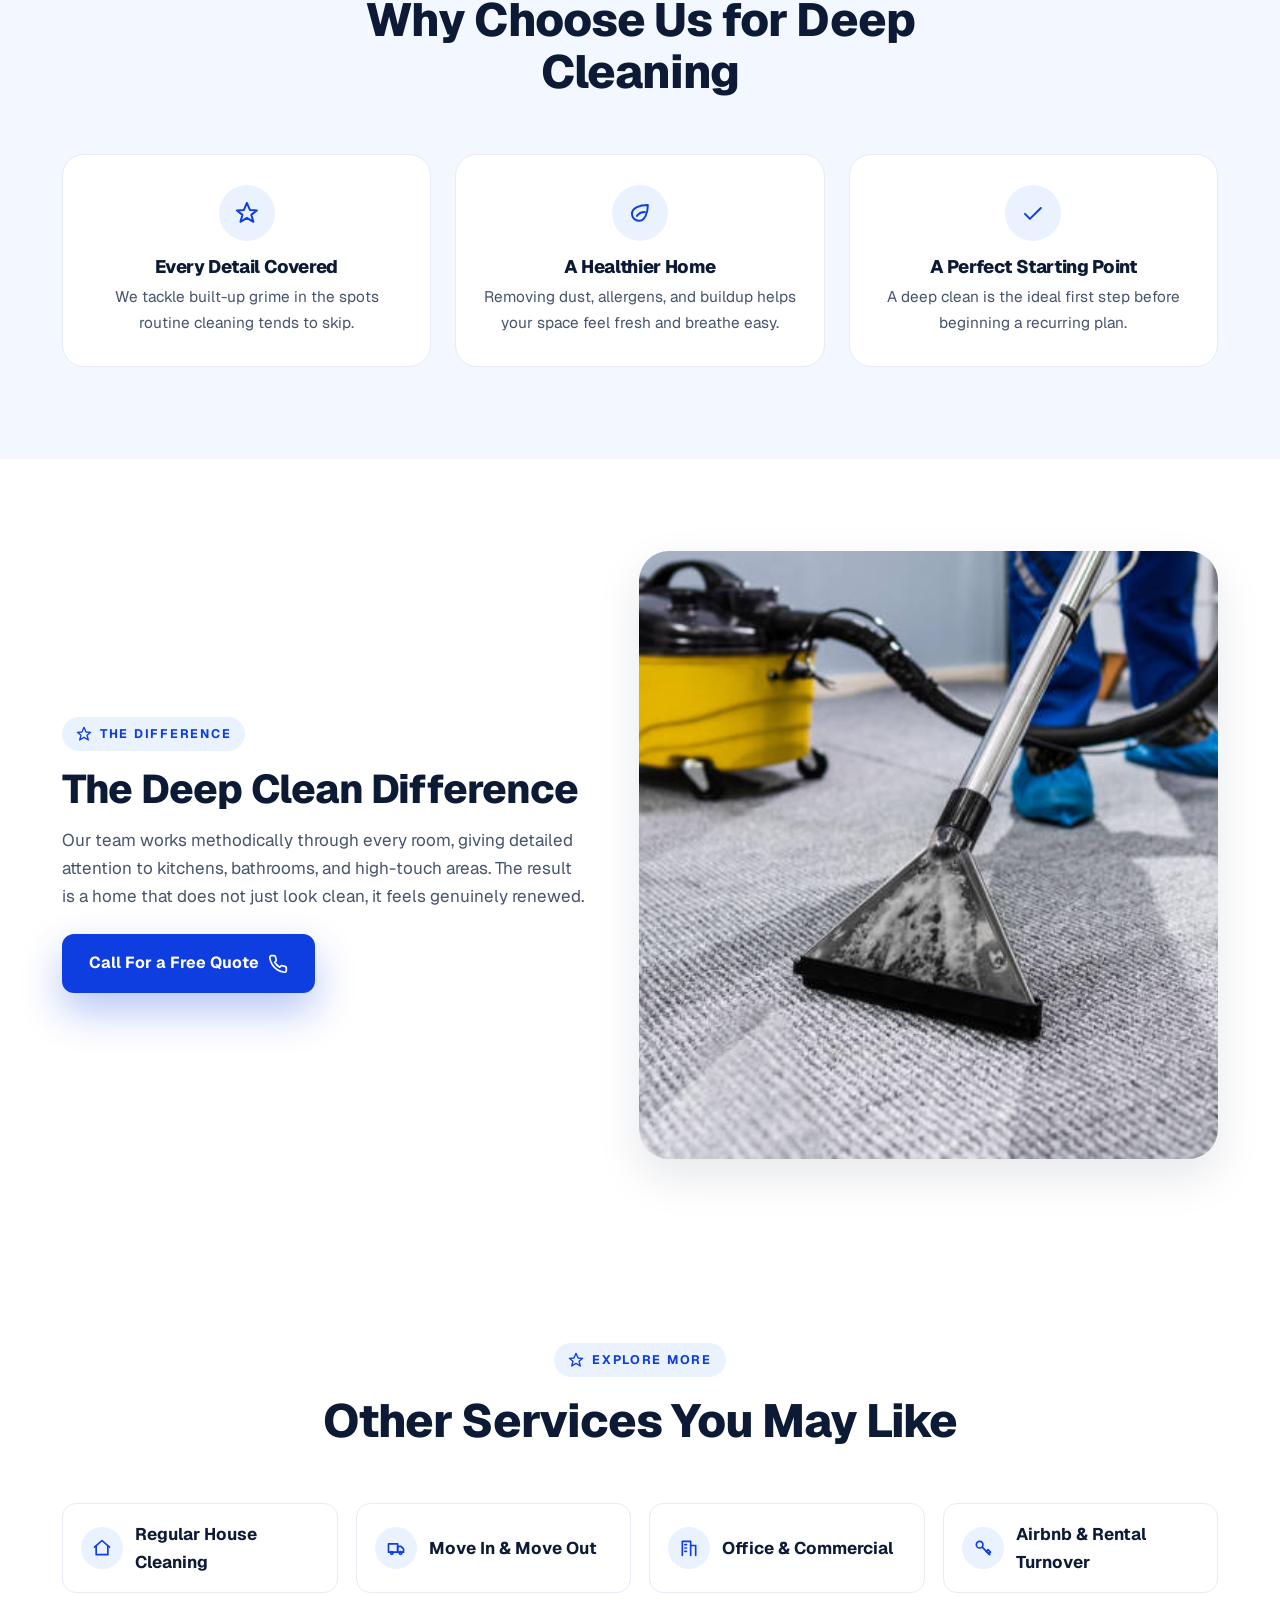
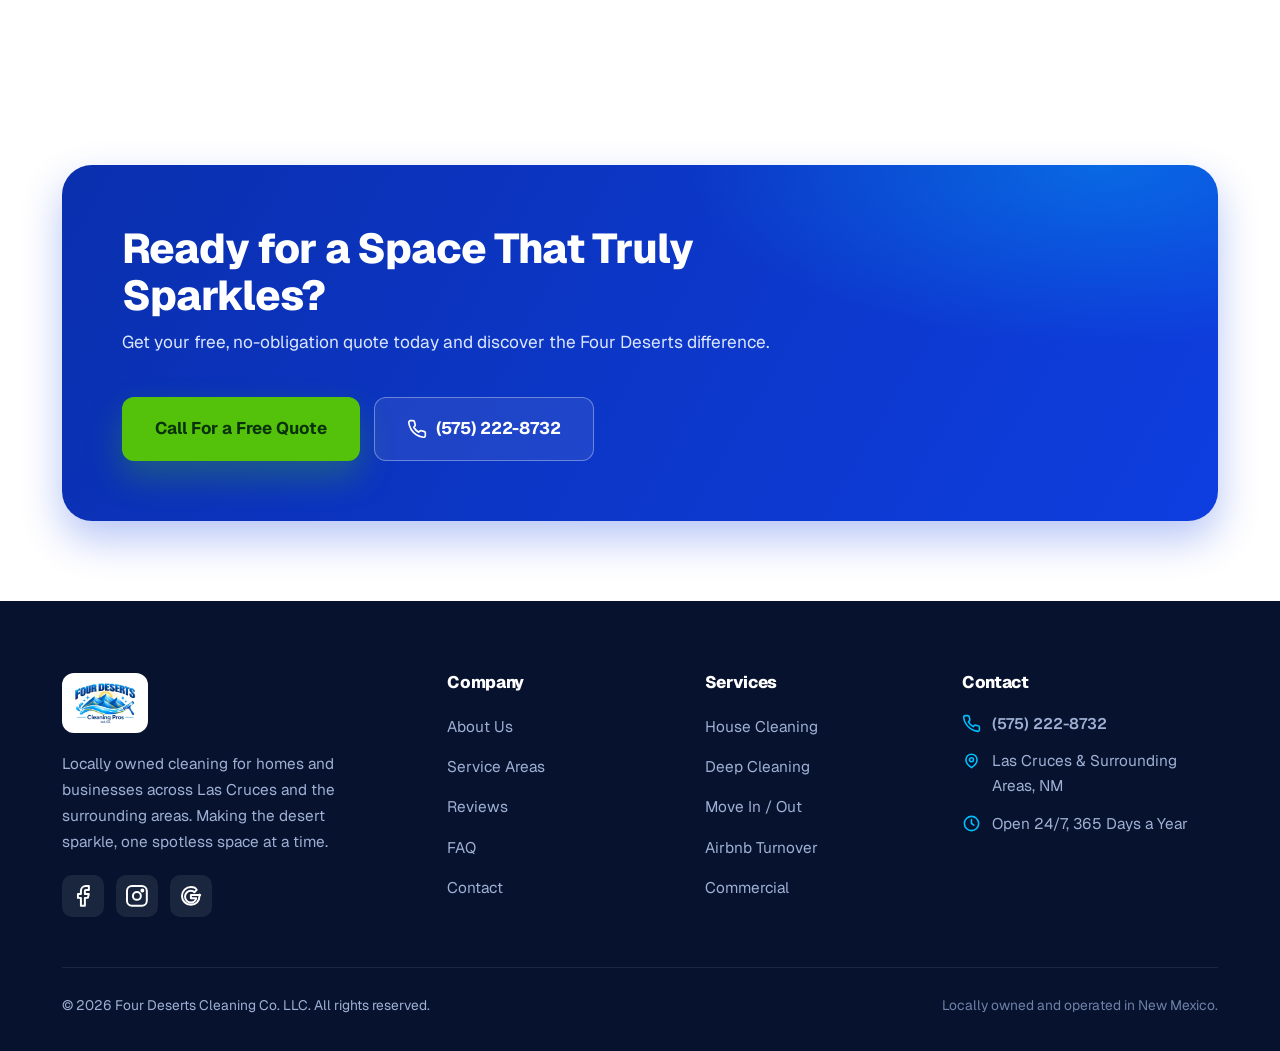
<file: services/deep-cleaning.html>
﻿<!DOCTYPE html>
<html lang="en">
<head>
  <meta charset="utf-8" />
  <meta name="viewport" content="width=device-width, initial-scale=1.0" />
  <title>Deep Cleaning Service in Las Cruces, NM | Four Deserts Cleaning Co.</title>
  <meta name="description" content="Thorough deep cleaning in Las Cruces and surrounding areas. We reach baseboards, grout, appliances, and every neglected corner. Fully insured. Get a free quote today." />
  <meta name="robots" content="index, follow" />
  <meta name="theme-color" content="#0e3ee0" />
  <link rel="canonical" href="https://fourdesertscleaning.com/services/deep-cleaning.html" />

  <meta property="og:type" content="website" />
  <meta property="og:site_name" content="Four Deserts Cleaning Co. LLC" />
  <meta property="og:title" content="Deep Cleaning | Four Deserts Cleaning Co." />
  <meta property="og:description" content="Thorough deep cleaning in Las Cruces and surrounding areas. We reach baseboards, grout, appliances, and every neglected corner. Fully insured. Get a free quote today." />
  <meta property="og:url" content="https://fourdesertscleaning.com/services/deep-cleaning.html" />
  <meta property="og:image" content="https://fourdesertscleaning.com/assets/images/deep-cleaning.jpg" />
  <meta name="twitter:card" content="summary_large_image" />
  <meta name="twitter:title" content="Deep Cleaning | Four Deserts Cleaning Co." />
  <meta name="twitter:description" content="Thorough deep cleaning in Las Cruces and surrounding areas. We reach baseboards, grout, appliances, and every neglected corner. Fully insured. Get a free quote today." />
  <meta name="twitter:image" content="https://fourdesertscleaning.com/assets/images/deep-cleaning.jpg" />

  <link rel="icon" type="image/jpeg" href="../assets/images/logo.jpg" />
  <link rel="apple-touch-icon" href="../assets/images/logo.jpg" />
  <link rel="preconnect" href="https://fonts.googleapis.com" />
  <link rel="preconnect" href="https://fonts.gstatic.com" crossorigin />
  <link href="https://fonts.googleapis.com/css2?family=Geist:wght@400;500;600;700;800;900&display=swap" rel="stylesheet" />
  <link rel="stylesheet" href="../assets/css/styles.css" />

  <script type="application/ld+json">
  {
    "@context": "https://schema.org",
    "@type": "Service",
    "serviceType": "Deep Cleaning",
    "provider": {
      "@type": "HomeAndConstructionBusiness",
      "name": "Four Deserts Cleaning Co. LLC",
      "telephone": "+1-575-222-8732",
      "areaServed": "Las Cruces, NM"
    },
    "areaServed": { "@type": "City", "name": "Las Cruces" },
    "description": "Thorough deep cleaning in Las Cruces and surrounding areas. We reach baseboards, grout, appliances, and every neglected corner. Fully insured. Get a free quote today."
  }
  </script>
</head>

<body>
  <div class="topbar">
    <div class="container">
      <div class="topbar-left">
        <a href="tel:+15752228732" aria-label="Call Four Deserts Cleaning"><svg class="svg-icon" viewBox="0 0 24 24"><path d="M22 16.92v3a2 2 0 0 1-2.18 2 19.79 19.79 0 0 1-8.63-3.07 19.5 19.5 0 0 1-6-6 19.79 19.79 0 0 1-3.07-8.67A2 2 0 0 1 4.11 2h3a2 2 0 0 1 2 1.72c.13.96.36 1.9.7 2.81a2 2 0 0 1-.45 2.11L8.09 9.91a16 16 0 0 0 6 6l1.27-1.27a2 2 0 0 1 2.11-.45c.9.34 1.85.57 2.81.7A2 2 0 0 1 22 16.92z"/></svg><span>(575) 222-8732</span></a>
        <span class="topbar-hours"><svg class="svg-icon" viewBox="0 0 24 24"><circle cx="12" cy="12" r="9"/><path d="M12 7v5l3 2"/></svg> Open 24/7, 365 Days a Year</span>
      </div>
      <div class="topbar-socials">
        <a href="https://www.facebook.com/profile.php?id=61594336485864" target="_blank" rel="noopener" aria-label="Facebook"><svg class="svg-icon" fill="currentColor" stroke="none" viewBox="0 0 24 24"><path d="M18 2h-3a5 5 0 0 0-5 5v3H7v4h3v8h4v-8h3l1-4h-4V7a1 1 0 0 1 1-1h3z"/></svg></a>
        <a href="https://www.instagram.com/four_deserts_cleaning_pros_ltd/" target="_blank" rel="noopener" aria-label="Instagram"><svg class="svg-icon" viewBox="0 0 24 24" fill="currentColor" stroke="none"><rect x="2" y="2" width="20" height="20" rx="5" fill="none" stroke="currentColor"/><circle cx="12" cy="12" r="4" fill="none" stroke="currentColor"/><circle cx="17.5" cy="6.5" r="1"/></svg></a>
        <a href="https://www.google.com/search?q=Four+Deserts+Cleaning+Pros+Ltd.+Co." target="_blank" rel="noopener" aria-label="Google"><svg class="svg-icon" viewBox="0 0 24 24" fill="currentColor" stroke="none"><path d="M21.35 11.1H12v3.2h5.35c-.25 1.5-1.75 4.4-5.35 4.4a5.9 5.9 0 0 1 0-11.8c1.7 0 2.85.72 3.5 1.35l2.4-2.3C16.9 3.9 14.7 3 12 3a9 9 0 1 0 0 18c5.2 0 8.65-3.65 8.65-8.8 0-.6-.07-1.05-.15-1.5z"/></svg></a>
      </div>
    </div>
  </div>

  <header class="header">
    <div class="container">
      <a href="../index.html" class="brand" aria-label="Four Deserts Cleaning Co. home">
        <img src="../assets/images/logo.jpg" alt="Four Deserts Cleaning Co. logo" />
        <span class="brand-text">
          <strong>Four Deserts Cleaning</strong>
          <span>Making the Desert Sparkle</span>
        </span>
      </a>
      <nav class="nav" aria-label="Primary">
        <div class="nav-links">
          <div class="nav-item has-dropdown">
            <button class="nav-dd-toggle" aria-haspopup="true" aria-expanded="false">Services <svg class="svg-icon" viewBox="0 0 24 24"><path d="m6 9 6 6 6-6"/></svg></button>
            <div class="nav-dropdown" role="menu">
              <a href="house-cleaning.html"><span class="dd-ic"><svg class="svg-icon" viewBox="0 0 24 24"><path d="M3 11l9-8 9 8"/><path d="M5 10v10h14V10"/></svg></span>Regular House Cleaning</a>
              <a href="deep-cleaning.html"><span class="dd-ic"><svg class="svg-icon" viewBox="0 0 24 24"><path d="M12 2 15 9l7 .5-5.5 4.5 2 7L12 17l-6.5 4 2-7L2 9.5 9 9z"/></svg></span>Deep Cleaning</a>
              <a href="move-in-out.html"><span class="dd-ic"><svg class="svg-icon" viewBox="0 0 24 24"><path d="M3 7h11v10H3z"/><path d="M14 10h4l3 3v4h-7z"/><circle cx="7" cy="18" r="1.6"/><circle cx="17.5" cy="18" r="1.6"/></svg></span>Move In &amp; Move Out</a>
              <a href="commercial-cleaning.html"><span class="dd-ic"><svg class="svg-icon" viewBox="0 0 24 24"><path d="M4 21V4h10v17"/><path d="M14 9h6v12"/><path d="M7 8h2M7 12h2M7 16h2"/></svg></span>Office &amp; Commercial</a>
              <a href="airbnb-turnover.html"><span class="dd-ic"><svg class="svg-icon" viewBox="0 0 24 24"><circle cx="8" cy="8" r="4"/><path d="m11 11 9 9"/><path d="m16 16 2-2 3 3-2 2z"/></svg></span>Airbnb &amp; Rental Turnover</a>
              <a href="janitorial.html"><span class="dd-ic"><svg class="svg-icon" viewBox="0 0 24 24"><path d="M10 2h4v5h-4z"/><path d="M9 7h6l1 6H8z"/><path d="M8 13h8v9H8z"/></svg></span>Janitorial Services</a>
              <a href="post-construction.html"><span class="dd-ic"><svg class="svg-icon" viewBox="0 0 24 24"><path d="M3 21h18"/><path d="M5 21V10l7-4 7 4v11"/><path d="M9 21v-6h6v6"/></svg></span>Post-Construction</a>
              <a href="../index.html#services" class="dd-all">View All Services <svg class="svg-icon" viewBox="0 0 24 24"><path d="M5 12h14M13 5l7 7-7 7"/></svg></a>
            </div>
          </div>
          <a href="../index.html#about">About</a>
          <a href="../index.html#areas">Service Areas</a>
          <a href="../index.html#reviews">Reviews</a>
          <a href="../index.html#faq">FAQ</a>
        </div>
        <div class="nav-cta">
          <a href="tel:+15752228732" class="nav-phone"><svg class="svg-icon" viewBox="0 0 24 24"><path d="M22 16.92v3a2 2 0 0 1-2.18 2 19.79 19.79 0 0 1-8.63-3.07 19.5 19.5 0 0 1-6-6 19.79 19.79 0 0 1-3.07-8.67A2 2 0 0 1 4.11 2h3a2 2 0 0 1 2 1.72c.13.96.36 1.9.7 2.81a2 2 0 0 1-.45 2.11L8.09 9.91a16 16 0 0 0 6 6l1.27-1.27a2 2 0 0 1 2.11-.45c.9.34 1.85.57 2.81.7A2 2 0 0 1 22 16.92z"/></svg> (575) 222-8732</a>
          <a href="tel:+15752228732" class="btn btn-primary">Call For a Free Quote</a>
          <button class="menu-toggle" id="menuToggle" aria-label="Open menu" aria-expanded="false"><svg class="svg-icon" viewBox="0 0 24 24"><path d="M3 6h18M3 12h18M3 18h18"/></svg></button>
        </div>
      </nav>
    </div>
  </header>

  <div class="drawer-backdrop" id="drawerBackdrop"></div>
  <aside class="drawer" id="drawer" aria-label="Mobile navigation">
    <div class="drawer-head">
      <span class="brand-text"><strong>Four Deserts</strong><span>Cleaning Co.</span></span>
      <button class="drawer-close" id="drawerClose" aria-label="Close menu"><svg class="svg-icon" viewBox="0 0 24 24"><path d="M18 6 6 18M6 6l12 12"/></svg></button>
    </div>
    <div class="drawer-group">
      <button class="drawer-sub-toggle" aria-expanded="false">Services <svg class="svg-icon" viewBox="0 0 24 24"><path d="m6 9 6 6 6-6"/></svg></button>
      <div class="drawer-sub">
        <a href="house-cleaning.html">Regular House Cleaning</a>
        <a href="deep-cleaning.html">Deep Cleaning</a>
        <a href="move-in-out.html">Move In &amp; Move Out</a>
        <a href="commercial-cleaning.html">Office &amp; Commercial</a>
        <a href="airbnb-turnover.html">Airbnb &amp; Rental Turnover</a>
        <a href="janitorial.html">Janitorial Services</a>
        <a href="post-construction.html">Post-Construction</a>
        <a href="../index.html#services">View All Services</a>
      </div>
    </div>
    <a class="drawer-link" href="../index.html#about">About Us</a>
    <a class="drawer-link" href="../index.html#areas">Service Areas</a>
    <a class="drawer-link" href="../index.html#reviews">Reviews</a>
    <a class="drawer-link" href="../index.html#faq">FAQ</a>
    <a class="drawer-link" href="../index.html#contact">Contact</a>
    <a href="tel:+15752228732" class="btn btn-primary drawer-link-cta">Call For a Free Quote</a>
    <div class="drawer-contact">Call us anytime:<br /><a href="tel:+15752228732">(575) 222-8732</a></div>
  </aside>

  <section class="svc-hero">
    <div class="container svc-hero-grid">
      <div class="svc-hero-copy reveal">
        <nav class="breadcrumb" aria-label="Breadcrumb">
          <a href="../index.html">Home</a>
          <span class="sep">/</span>
          <a href="../index.html#services">Services</a>
          <span class="sep">/</span>
          <span class="current">Deep Cleaning</span>
        </nav>
        <span class="eyebrow"><svg class="svg-icon" viewBox="0 0 24 24"><path d="M12 2 15 9l7 .5-5.5 4.5 2 7L12 17l-6.5 4 2-7L2 9.5 9 9z"/></svg> Detailed Cleaning</span>
        <h1>Deep Cleaning</h1>
        <p class="lead">A meticulous, top to bottom reset that reaches the places everyday cleaning misses. Perfect for a seasonal refresh or a first-time deep clean.</p>
        <div class="svc-hero-actions">
          <a href="tel:+15752228732" class="btn btn-primary btn-lg">Call For a Free Quote <svg class="svg-icon" viewBox="0 0 24 24"><path d="M22 16.92v3a2 2 0 0 1-2.18 2 19.79 19.79 0 0 1-8.63-3.07 19.5 19.5 0 0 1-6-6 19.79 19.79 0 0 1-3.07-8.67A2 2 0 0 1 4.11 2h3a2 2 0 0 1 2 1.72c.13.96.36 1.9.7 2.81a2 2 0 0 1-.45 2.11L8.09 9.91a16 16 0 0 0 6 6l1.27-1.27a2 2 0 0 1 2.11-.45c.9.34 1.85.57 2.81.7A2 2 0 0 1 22 16.92z"/></svg></a>
          <a href="tel:+15752228732" class="btn btn-ghost btn-lg"><svg class="svg-icon" viewBox="0 0 24 24"><path d="M22 16.92v3a2 2 0 0 1-2.18 2 19.79 19.79 0 0 1-8.63-3.07 19.5 19.5 0 0 1-6-6 19.79 19.79 0 0 1-3.07-8.67A2 2 0 0 1 4.11 2h3a2 2 0 0 1 2 1.72c.13.96.36 1.9.7 2.81a2 2 0 0 1-.45 2.11L8.09 9.91a16 16 0 0 0 6 6l1.27-1.27a2 2 0 0 1 2.11-.45c.9.34 1.85.57 2.81.7A2 2 0 0 1 22 16.92z"/></svg> Call Us</a>
        </div>
      </div>
      <div class="svc-hero-media reveal">
        <span class="hero-glow" aria-hidden="true"></span>
        <img src="../assets/images/deep-cleaning.jpg" alt="Detailed deep cleaning of a home surface" width="720" height="600" />
      </div>
    </div>
  </section>

  <section class="section">
    <div class="container included-grid">
      <div class="included-copy reveal">
        <span class="eyebrow"><svg class="svg-icon" viewBox="0 0 24 24"><path d="M20 7 9 18l-5-5"/></svg> What Is Included</span>
        <h2>Everything We Cover</h2>
        <p>Our deep clean goes well beyond the surface to leave your entire home refreshed, healthier, and truly spotless.</p>
        <ul class="checklist">
            <li><svg class="svg-icon" viewBox="0 0 24 24"><path d="M20 7 9 18l-5-5"/></svg>Baseboards and trim</li>
            <li><svg class="svg-icon" viewBox="0 0 24 24"><path d="M20 7 9 18l-5-5"/></svg>Inside appliances</li>
            <li><svg class="svg-icon" viewBox="0 0 24 24"><path d="M20 7 9 18l-5-5"/></svg>Grout and tile scrubbing</li>
            <li><svg class="svg-icon" viewBox="0 0 24 24"><path d="M20 7 9 18l-5-5"/></svg>Cabinet fronts wiped</li>
            <li><svg class="svg-icon" viewBox="0 0 24 24"><path d="M20 7 9 18l-5-5"/></svg>Light fixtures and vents</li>
            <li><svg class="svg-icon" viewBox="0 0 24 24"><path d="M20 7 9 18l-5-5"/></svg>Door frames and switches</li>
            <li><svg class="svg-icon" viewBox="0 0 24 24"><path d="M20 7 9 18l-5-5"/></svg>Detailed bathroom scrub</li>
            <li><svg class="svg-icon" viewBox="0 0 24 24"><path d="M20 7 9 18l-5-5"/></svg>Behind and under furniture</li>
        </ul>
      </div>
      <div class="included-media reveal">
        <img src="../assets/images/cleaning-kitchen.jpg" alt="Sparkling clean kitchen after a deep clean" loading="lazy" />
      </div>
    </div>
  </section>

  <section class="section bg-soft">
    <div class="container">
      <div class="section-head reveal">
        <span class="eyebrow"><svg class="svg-icon" viewBox="0 0 24 24"><path d="M12 2 15 9l7 .5-5.5 4.5 2 7L12 17l-6.5 4 2-7L2 9.5 9 9z"/></svg> Why Four Deserts</span>
        <h2 class="title">Why Choose Us for Deep Cleaning</h2>
      </div>
      <div class="svc-benefits">
        <div class="svc-benefit reveal">
          <span class="icon-circle"><svg class="svg-icon" viewBox="0 0 24 24"><path d="M12 2 15 9l7 .5-5.5 4.5 2 7L12 17l-6.5 4 2-7L2 9.5 9 9z"/></svg></span>
          <h4>Every Detail Covered</h4>
          <p>We tackle built-up grime in the spots routine cleaning tends to skip.</p>
        </div>
        <div class="svc-benefit reveal">
          <span class="icon-circle"><svg class="svg-icon" viewBox="0 0 24 24"><path d="M11 20A7 7 0 0 1 4 13c0-6 8-9 16-9 0 8-3 16-9 16z"/><path d="M9 15c2-3 5-4 8-4"/></svg></span>
          <h4>A Healthier Home</h4>
          <p>Removing dust, allergens, and buildup helps your space feel fresh and breathe easy.</p>
        </div>
        <div class="svc-benefit reveal">
          <span class="icon-circle"><svg class="svg-icon" viewBox="0 0 24 24"><path d="M20 7 9 18l-5-5"/></svg></span>
          <h4>A Perfect Starting Point</h4>
          <p>A deep clean is the ideal first step before beginning a recurring plan.</p>
        </div>
      </div>
    </div>
  </section>

  <section class="section">
    <div class="container included-grid reverse">
      <div class="included-media reveal">
        <img src="../assets/images/vacuuming.jpg" alt="Thorough vacuuming during a deep clean" loading="lazy" />
      </div>
      <div class="included-copy reveal">
        <span class="eyebrow"><svg class="svg-icon" viewBox="0 0 24 24"><path d="M12 2 15 9l7 .5-5.5 4.5 2 7L12 17l-6.5 4 2-7L2 9.5 9 9z"/></svg> The Difference</span>
        <h2>The Deep Clean Difference</h2>
        <p>Our team works methodically through every room, giving detailed attention to kitchens, bathrooms, and high-touch areas. The result is a home that does not just look clean, it feels genuinely renewed.</p>
        <div class="svc-hero-actions">
          <a href="tel:+15752228732" class="btn btn-primary">Call For a Free Quote <svg class="svg-icon" viewBox="0 0 24 24"><path d="M22 16.92v3a2 2 0 0 1-2.18 2 19.79 19.79 0 0 1-8.63-3.07 19.5 19.5 0 0 1-6-6 19.79 19.79 0 0 1-3.07-8.67A2 2 0 0 1 4.11 2h3a2 2 0 0 1 2 1.72c.13.96.36 1.9.7 2.81a2 2 0 0 1-.45 2.11L8.09 9.91a16 16 0 0 0 6 6l1.27-1.27a2 2 0 0 1 2.11-.45c.9.34 1.85.57 2.81.7A2 2 0 0 1 22 16.92z"/></svg></a>
        </div>
      </div>
    </div>
  </section>

  <section class="section">
    <div class="container">
      <div class="section-head reveal">
        <span class="eyebrow"><svg class="svg-icon" viewBox="0 0 24 24"><path d="M12 2 15 9l7 .5-5.5 4.5 2 7L12 17l-6.5 4 2-7L2 9.5 9 9z"/></svg> Explore More</span>
        <h2 class="title">Other Services You May Like</h2>
      </div>
      <div class="related-grid">
        <a class="related-card" href="house-cleaning.html"><span class="icon-circle"><svg class="svg-icon" viewBox="0 0 24 24"><path d="M3 11l9-8 9 8"/><path d="M5 10v10h14V10"/></svg></span>Regular House Cleaning</a>
        <a class="related-card" href="move-in-out.html"><span class="icon-circle"><svg class="svg-icon" viewBox="0 0 24 24"><path d="M3 7h11v10H3z"/><path d="M14 10h4l3 3v4h-7z"/><circle cx="7" cy="18" r="1.6"/><circle cx="17.5" cy="18" r="1.6"/></svg></span>Move In &amp; Move Out</a>
        <a class="related-card" href="commercial-cleaning.html"><span class="icon-circle"><svg class="svg-icon" viewBox="0 0 24 24"><path d="M4 21V4h10v17"/><path d="M14 9h6v12"/><path d="M7 8h2M7 12h2M7 16h2"/></svg></span>Office &amp; Commercial</a>
        <a class="related-card" href="airbnb-turnover.html"><span class="icon-circle"><svg class="svg-icon" viewBox="0 0 24 24"><circle cx="8" cy="8" r="4"/><path d="m11 11 9 9"/><path d="m16 16 2-2 3 3-2 2z"/></svg></span>Airbnb &amp; Rental Turnover</a>
      </div>
    </div>
  </section>

  <section class="cta">
    <div class="container">
      <div class="cta-inner reveal">
        <div>
          <h2>Ready for a Space That Truly Sparkles?</h2>
          <p>Get your free, no-obligation quote today and discover the Four Deserts difference.</p>
        </div>
        <div class="cta-actions">
          <a href="tel:+15752228732" class="btn btn-green btn-lg">Call For a Free Quote</a>
          <a href="tel:+15752228732" class="btn btn-outline-light btn-lg"><svg class="svg-icon" viewBox="0 0 24 24"><path d="M22 16.92v3a2 2 0 0 1-2.18 2 19.79 19.79 0 0 1-8.63-3.07 19.5 19.5 0 0 1-6-6 19.79 19.79 0 0 1-3.07-8.67A2 2 0 0 1 4.11 2h3a2 2 0 0 1 2 1.72c.13.96.36 1.9.7 2.81a2 2 0 0 1-.45 2.11L8.09 9.91a16 16 0 0 0 6 6l1.27-1.27a2 2 0 0 1 2.11-.45c.9.34 1.85.57 2.81.7A2 2 0 0 1 22 16.92z"/></svg> (575) 222-8732</a>
        </div>
      </div>
    </div>
  </section>

  <footer class="footer">
    <div class="container">
      <div class="footer-grid">
        <div class="footer-brand">
          <img src="../assets/images/logo.jpg" alt="Four Deserts Cleaning Co. logo" />
          <p>Locally owned cleaning for homes and businesses across Las Cruces and the surrounding areas. Making the desert sparkle, one spotless space at a time.</p>
          <div class="footer-socials">
            <a href="https://www.facebook.com/profile.php?id=61594336485864" target="_blank" rel="noopener" aria-label="Facebook"><svg class="svg-icon" viewBox="0 0 24 24" fill="currentColor" stroke="none"><path d="M18 2h-3a5 5 0 0 0-5 5v3H7v4h3v8h4v-8h3l1-4h-4V7a1 1 0 0 1 1-1h3z"/></svg></a>
            <a href="https://www.instagram.com/four_deserts_cleaning_pros_ltd/" target="_blank" rel="noopener" aria-label="Instagram"><svg class="svg-icon" viewBox="0 0 24 24" fill="currentColor" stroke="none"><rect x="2" y="2" width="20" height="20" rx="5" fill="none" stroke="currentColor"/><circle cx="12" cy="12" r="4" fill="none" stroke="currentColor"/><circle cx="17.5" cy="6.5" r="1"/></svg></a>
            <a href="https://www.google.com/search?q=Four+Deserts+Cleaning+Pros+Ltd.+Co." target="_blank" rel="noopener" aria-label="Google"><svg class="svg-icon" viewBox="0 0 24 24" fill="currentColor" stroke="none"><path d="M21.35 11.1H12v3.2h5.35c-.25 1.5-1.75 4.4-5.35 4.4a5.9 5.9 0 0 1 0-11.8c1.7 0 2.85.72 3.5 1.35l2.4-2.3C16.9 3.9 14.7 3 12 3a9 9 0 1 0 0 18c5.2 0 8.65-3.65 8.65-8.8 0-.6-.07-1.05-.15-1.5z"/></svg></a>
          </div>
        </div>
        <div>
          <h5>Company</h5>
          <ul>
            <li><a href="../index.html#about">About Us</a></li>
            <li><a href="../index.html#areas">Service Areas</a></li>
            <li><a href="../index.html#reviews">Reviews</a></li>
            <li><a href="../index.html#faq">FAQ</a></li>
            <li><a href="../index.html#contact">Contact</a></li>
          </ul>
        </div>
        <div>
          <h5>Services</h5>
          <ul>
            <li><a href="house-cleaning.html">House Cleaning</a></li>
            <li><a href="deep-cleaning.html">Deep Cleaning</a></li>
            <li><a href="move-in-out.html">Move In / Out</a></li>
            <li><a href="airbnb-turnover.html">Airbnb Turnover</a></li>
            <li><a href="commercial-cleaning.html">Commercial</a></li>
          </ul>
        </div>
        <div>
          <h5>Contact</h5>
          <ul class="footer-contact">
            <li><svg class="svg-icon" viewBox="0 0 24 24"><path d="M22 16.92v3a2 2 0 0 1-2.18 2 19.79 19.79 0 0 1-8.63-3.07 19.5 19.5 0 0 1-6-6 19.79 19.79 0 0 1-3.07-8.67A2 2 0 0 1 4.11 2h3a2 2 0 0 1 2 1.72c.13.96.36 1.9.7 2.81a2 2 0 0 1-.45 2.11L8.09 9.91a16 16 0 0 0 6 6l1.27-1.27a2 2 0 0 1 2.11-.45c.9.34 1.85.57 2.81.7A2 2 0 0 1 22 16.92z"/></svg><a href="tel:+15752228732">(575) 222-8732</a></li>
            
            <li><svg class="svg-icon" viewBox="0 0 24 24"><path d="M12 21s-7-4.5-7-10a7 7 0 0 1 14 0c0 5.5-7 10-7 10z"/><circle cx="12" cy="11" r="2.5"/></svg>Las Cruces &amp; Surrounding Areas, NM</li>
            <li><svg class="svg-icon" viewBox="0 0 24 24"><circle cx="12" cy="12" r="9"/><path d="M12 7v5l3 2"/></svg>Open 24/7, 365 Days a Year</li>
          </ul>
        </div>
      </div>
      <div class="footer-bottom">
        <p>© <span id="year">2026</span> Four Deserts Cleaning Co. LLC. All rights reserved.</p>
        <p class="made">Locally owned and operated in New Mexico.</p>
      </div>
    </div>
  </footer>

  <script src="../assets/js/main.js" defer></script>
</body>
</html>
</file>
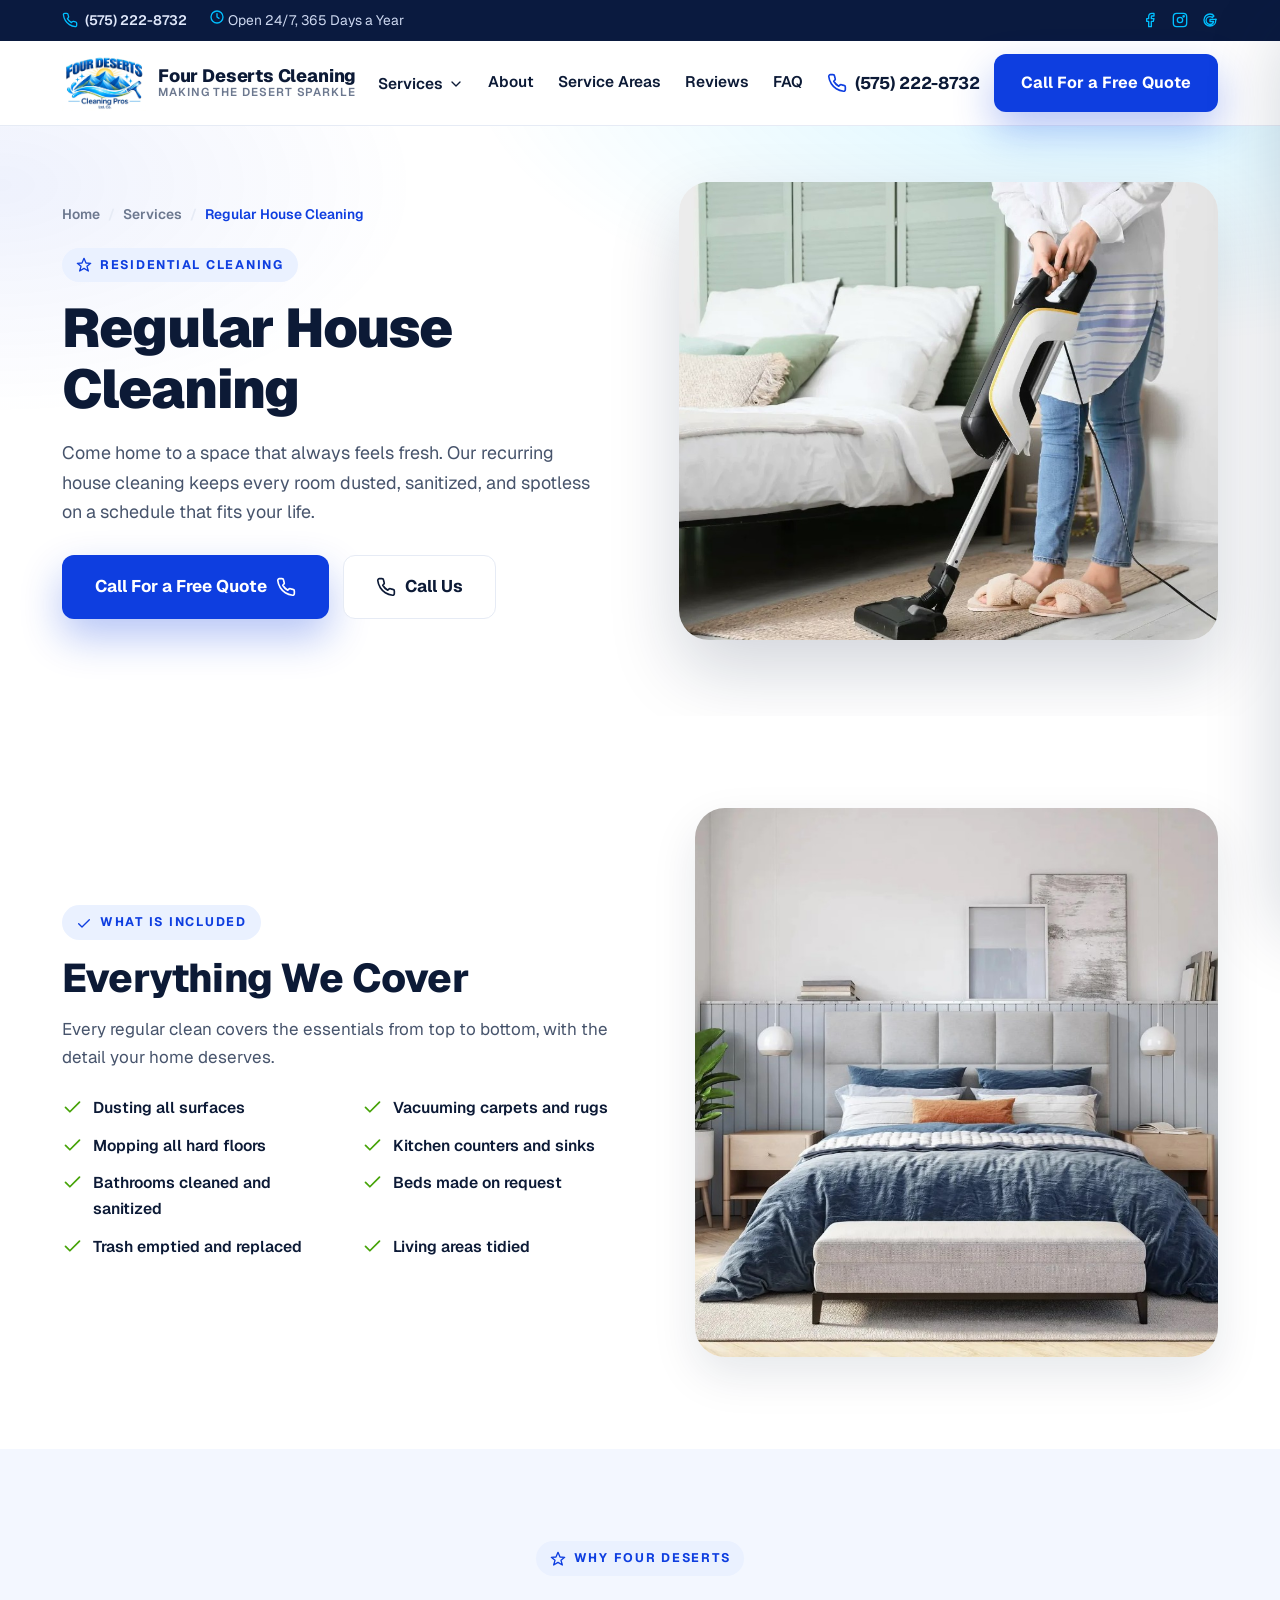
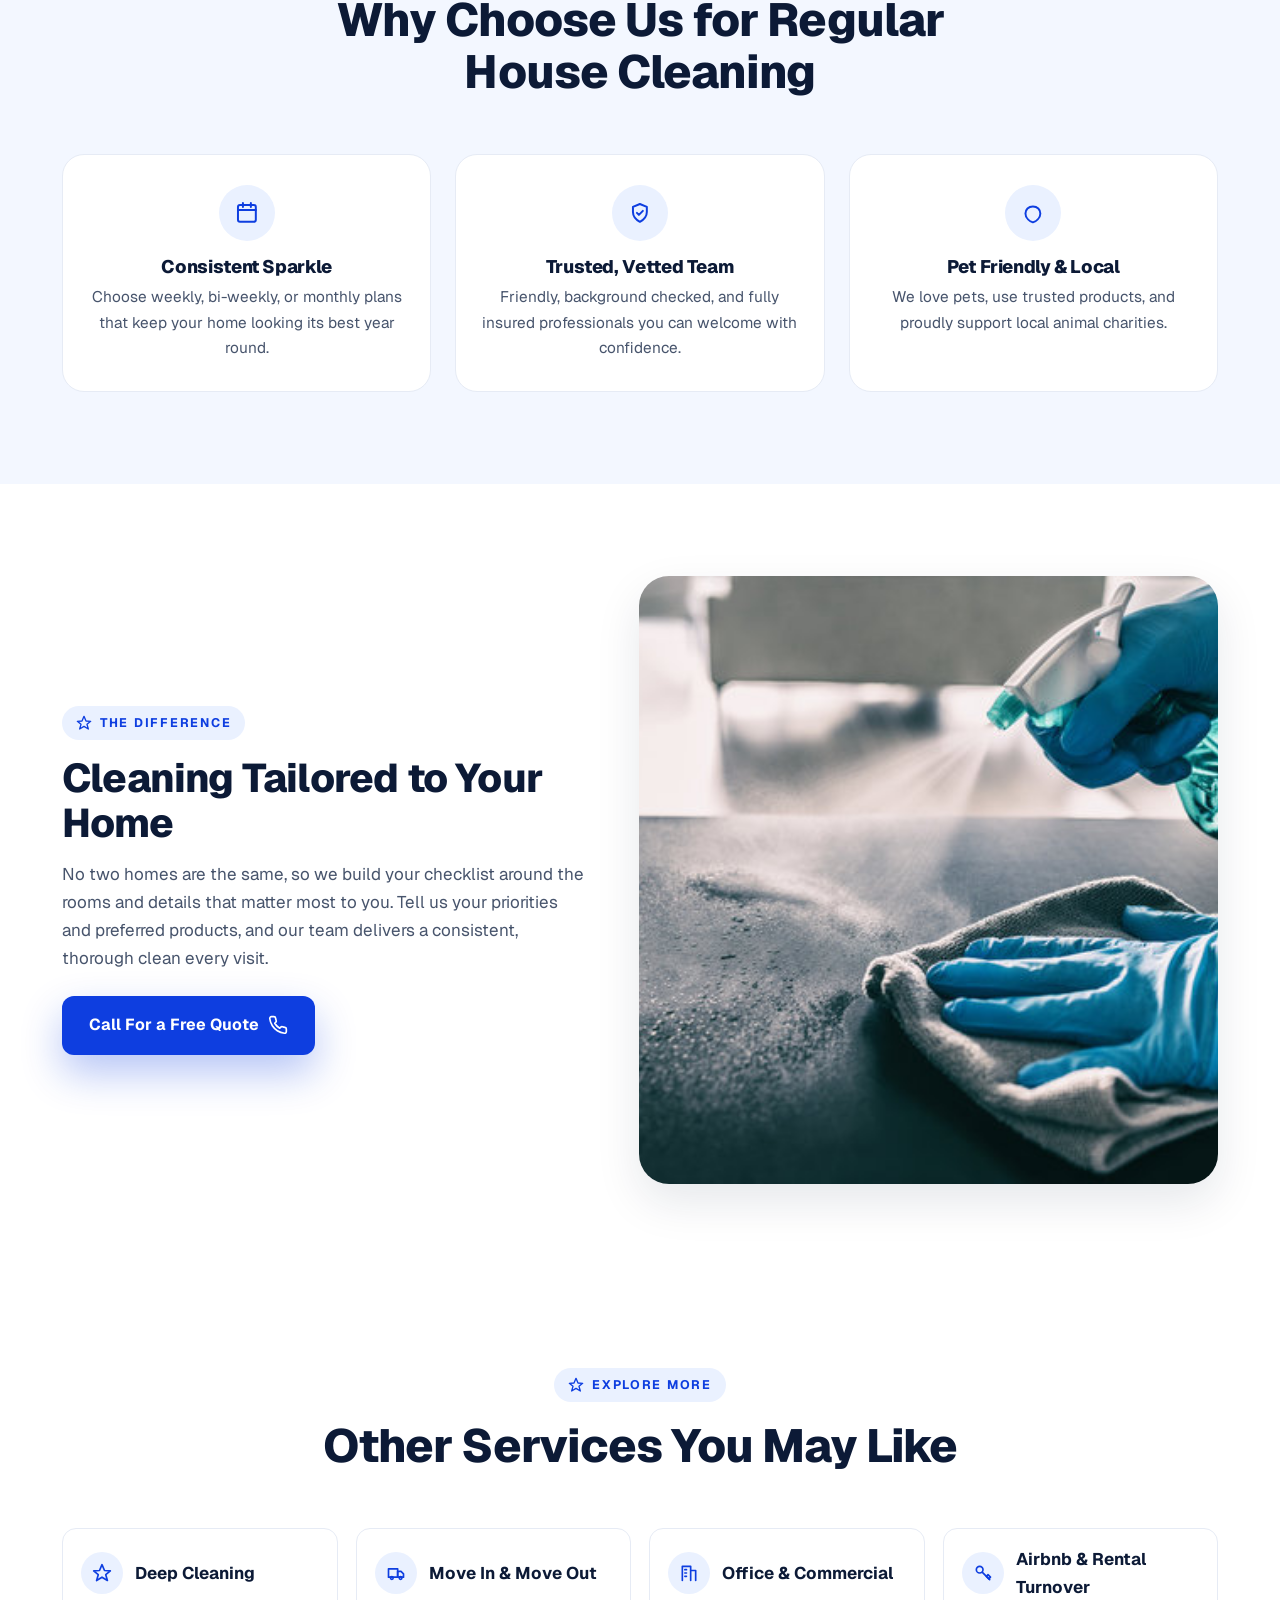
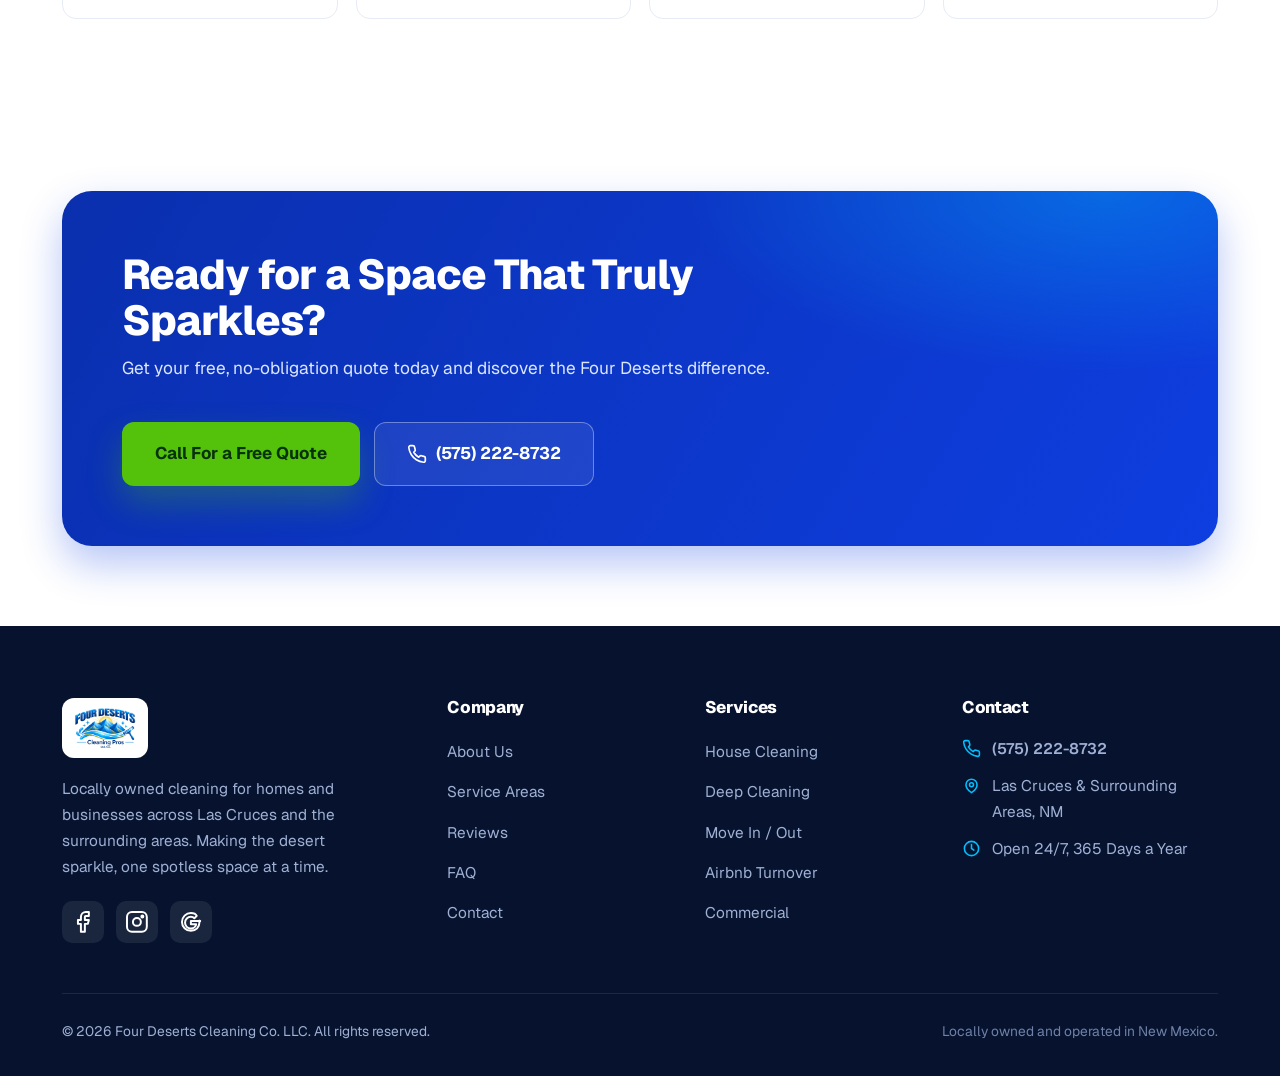
<file: services/house-cleaning.html>
﻿<!DOCTYPE html>
<html lang="en">
<head>
  <meta charset="utf-8" />
  <meta name="viewport" content="width=device-width, initial-scale=1.0" />
  <title>Regular House Cleaning in Las Cruces, NM | Four Deserts Cleaning Co.</title>
  <meta name="description" content="Recurring house cleaning in Las Cruces and surrounding areas. Weekly, bi-weekly, and monthly plans from a locally owned, insured, and background checked team. Get a free quote." />
  <meta name="robots" content="index, follow" />
  <meta name="theme-color" content="#0e3ee0" />
  <link rel="canonical" href="https://fourdesertscleaning.com/services/house-cleaning.html" />

  <meta property="og:type" content="website" />
  <meta property="og:site_name" content="Four Deserts Cleaning Co. LLC" />
  <meta property="og:title" content="Regular House Cleaning | Four Deserts Cleaning Co." />
  <meta property="og:description" content="Recurring house cleaning in Las Cruces and surrounding areas. Weekly, bi-weekly, and monthly plans from a locally owned, insured, and background checked team. Get a free quote." />
  <meta property="og:url" content="https://fourdesertscleaning.com/services/house-cleaning.html" />
  <meta property="og:image" content="https://fourdesertscleaning.com/assets/images/house-cleaning.jpg" />
  <meta name="twitter:card" content="summary_large_image" />
  <meta name="twitter:title" content="Regular House Cleaning | Four Deserts Cleaning Co." />
  <meta name="twitter:description" content="Recurring house cleaning in Las Cruces and surrounding areas. Weekly, bi-weekly, and monthly plans from a locally owned, insured, and background checked team. Get a free quote." />
  <meta name="twitter:image" content="https://fourdesertscleaning.com/assets/images/house-cleaning.jpg" />

  <link rel="icon" type="image/jpeg" href="../assets/images/logo.jpg" />
  <link rel="apple-touch-icon" href="../assets/images/logo.jpg" />
  <link rel="preconnect" href="https://fonts.googleapis.com" />
  <link rel="preconnect" href="https://fonts.gstatic.com" crossorigin />
  <link href="https://fonts.googleapis.com/css2?family=Geist:wght@400;500;600;700;800;900&display=swap" rel="stylesheet" />
  <link rel="stylesheet" href="../assets/css/styles.css" />

  <script type="application/ld+json">
  {
    "@context": "https://schema.org",
    "@type": "Service",
    "serviceType": "Regular House Cleaning",
    "provider": {
      "@type": "HomeAndConstructionBusiness",
      "name": "Four Deserts Cleaning Co. LLC",
      "telephone": "+1-575-222-8732",
      "areaServed": "Las Cruces, NM"
    },
    "areaServed": { "@type": "City", "name": "Las Cruces" },
    "description": "Recurring house cleaning in Las Cruces and surrounding areas. Weekly, bi-weekly, and monthly plans from a locally owned, insured, and background checked team. Get a free quote."
  }
  </script>
</head>

<body>
  <div class="topbar">
    <div class="container">
      <div class="topbar-left">
        <a href="tel:+15752228732" aria-label="Call Four Deserts Cleaning"><svg class="svg-icon" viewBox="0 0 24 24"><path d="M22 16.92v3a2 2 0 0 1-2.18 2 19.79 19.79 0 0 1-8.63-3.07 19.5 19.5 0 0 1-6-6 19.79 19.79 0 0 1-3.07-8.67A2 2 0 0 1 4.11 2h3a2 2 0 0 1 2 1.72c.13.96.36 1.9.7 2.81a2 2 0 0 1-.45 2.11L8.09 9.91a16 16 0 0 0 6 6l1.27-1.27a2 2 0 0 1 2.11-.45c.9.34 1.85.57 2.81.7A2 2 0 0 1 22 16.92z"/></svg><span>(575) 222-8732</span></a>
        <span class="topbar-hours"><svg class="svg-icon" viewBox="0 0 24 24"><circle cx="12" cy="12" r="9"/><path d="M12 7v5l3 2"/></svg> Open 24/7, 365 Days a Year</span>
      </div>
      <div class="topbar-socials">
        <a href="https://www.facebook.com/profile.php?id=61594336485864" target="_blank" rel="noopener" aria-label="Facebook"><svg class="svg-icon" fill="currentColor" stroke="none" viewBox="0 0 24 24"><path d="M18 2h-3a5 5 0 0 0-5 5v3H7v4h3v8h4v-8h3l1-4h-4V7a1 1 0 0 1 1-1h3z"/></svg></a>
        <a href="https://www.instagram.com/four_deserts_cleaning_pros_ltd/" target="_blank" rel="noopener" aria-label="Instagram"><svg class="svg-icon" viewBox="0 0 24 24" fill="currentColor" stroke="none"><rect x="2" y="2" width="20" height="20" rx="5" fill="none" stroke="currentColor"/><circle cx="12" cy="12" r="4" fill="none" stroke="currentColor"/><circle cx="17.5" cy="6.5" r="1"/></svg></a>
        <a href="https://www.google.com/search?q=Four+Deserts+Cleaning+Pros+Ltd.+Co." target="_blank" rel="noopener" aria-label="Google"><svg class="svg-icon" viewBox="0 0 24 24" fill="currentColor" stroke="none"><path d="M21.35 11.1H12v3.2h5.35c-.25 1.5-1.75 4.4-5.35 4.4a5.9 5.9 0 0 1 0-11.8c1.7 0 2.85.72 3.5 1.35l2.4-2.3C16.9 3.9 14.7 3 12 3a9 9 0 1 0 0 18c5.2 0 8.65-3.65 8.65-8.8 0-.6-.07-1.05-.15-1.5z"/></svg></a>
      </div>
    </div>
  </div>

  <header class="header">
    <div class="container">
      <a href="../index.html" class="brand" aria-label="Four Deserts Cleaning Co. home">
        <img src="../assets/images/logo.jpg" alt="Four Deserts Cleaning Co. logo" />
        <span class="brand-text">
          <strong>Four Deserts Cleaning</strong>
          <span>Making the Desert Sparkle</span>
        </span>
      </a>
      <nav class="nav" aria-label="Primary">
        <div class="nav-links">
          <div class="nav-item has-dropdown">
            <button class="nav-dd-toggle" aria-haspopup="true" aria-expanded="false">Services <svg class="svg-icon" viewBox="0 0 24 24"><path d="m6 9 6 6 6-6"/></svg></button>
            <div class="nav-dropdown" role="menu">
              <a href="house-cleaning.html"><span class="dd-ic"><svg class="svg-icon" viewBox="0 0 24 24"><path d="M3 11l9-8 9 8"/><path d="M5 10v10h14V10"/></svg></span>Regular House Cleaning</a>
              <a href="deep-cleaning.html"><span class="dd-ic"><svg class="svg-icon" viewBox="0 0 24 24"><path d="M12 2 15 9l7 .5-5.5 4.5 2 7L12 17l-6.5 4 2-7L2 9.5 9 9z"/></svg></span>Deep Cleaning</a>
              <a href="move-in-out.html"><span class="dd-ic"><svg class="svg-icon" viewBox="0 0 24 24"><path d="M3 7h11v10H3z"/><path d="M14 10h4l3 3v4h-7z"/><circle cx="7" cy="18" r="1.6"/><circle cx="17.5" cy="18" r="1.6"/></svg></span>Move In &amp; Move Out</a>
              <a href="commercial-cleaning.html"><span class="dd-ic"><svg class="svg-icon" viewBox="0 0 24 24"><path d="M4 21V4h10v17"/><path d="M14 9h6v12"/><path d="M7 8h2M7 12h2M7 16h2"/></svg></span>Office &amp; Commercial</a>
              <a href="airbnb-turnover.html"><span class="dd-ic"><svg class="svg-icon" viewBox="0 0 24 24"><circle cx="8" cy="8" r="4"/><path d="m11 11 9 9"/><path d="m16 16 2-2 3 3-2 2z"/></svg></span>Airbnb &amp; Rental Turnover</a>
              <a href="janitorial.html"><span class="dd-ic"><svg class="svg-icon" viewBox="0 0 24 24"><path d="M10 2h4v5h-4z"/><path d="M9 7h6l1 6H8z"/><path d="M8 13h8v9H8z"/></svg></span>Janitorial Services</a>
              <a href="post-construction.html"><span class="dd-ic"><svg class="svg-icon" viewBox="0 0 24 24"><path d="M3 21h18"/><path d="M5 21V10l7-4 7 4v11"/><path d="M9 21v-6h6v6"/></svg></span>Post-Construction</a>
              <a href="../index.html#services" class="dd-all">View All Services <svg class="svg-icon" viewBox="0 0 24 24"><path d="M5 12h14M13 5l7 7-7 7"/></svg></a>
            </div>
          </div>
          <a href="../index.html#about">About</a>
          <a href="../index.html#areas">Service Areas</a>
          <a href="../index.html#reviews">Reviews</a>
          <a href="../index.html#faq">FAQ</a>
        </div>
        <div class="nav-cta">
          <a href="tel:+15752228732" class="nav-phone"><svg class="svg-icon" viewBox="0 0 24 24"><path d="M22 16.92v3a2 2 0 0 1-2.18 2 19.79 19.79 0 0 1-8.63-3.07 19.5 19.5 0 0 1-6-6 19.79 19.79 0 0 1-3.07-8.67A2 2 0 0 1 4.11 2h3a2 2 0 0 1 2 1.72c.13.96.36 1.9.7 2.81a2 2 0 0 1-.45 2.11L8.09 9.91a16 16 0 0 0 6 6l1.27-1.27a2 2 0 0 1 2.11-.45c.9.34 1.85.57 2.81.7A2 2 0 0 1 22 16.92z"/></svg> (575) 222-8732</a>
          <a href="tel:+15752228732" class="btn btn-primary">Call For a Free Quote</a>
          <button class="menu-toggle" id="menuToggle" aria-label="Open menu" aria-expanded="false"><svg class="svg-icon" viewBox="0 0 24 24"><path d="M3 6h18M3 12h18M3 18h18"/></svg></button>
        </div>
      </nav>
    </div>
  </header>

  <div class="drawer-backdrop" id="drawerBackdrop"></div>
  <aside class="drawer" id="drawer" aria-label="Mobile navigation">
    <div class="drawer-head">
      <span class="brand-text"><strong>Four Deserts</strong><span>Cleaning Co.</span></span>
      <button class="drawer-close" id="drawerClose" aria-label="Close menu"><svg class="svg-icon" viewBox="0 0 24 24"><path d="M18 6 6 18M6 6l12 12"/></svg></button>
    </div>
    <div class="drawer-group">
      <button class="drawer-sub-toggle" aria-expanded="false">Services <svg class="svg-icon" viewBox="0 0 24 24"><path d="m6 9 6 6 6-6"/></svg></button>
      <div class="drawer-sub">
        <a href="house-cleaning.html">Regular House Cleaning</a>
        <a href="deep-cleaning.html">Deep Cleaning</a>
        <a href="move-in-out.html">Move In &amp; Move Out</a>
        <a href="commercial-cleaning.html">Office &amp; Commercial</a>
        <a href="airbnb-turnover.html">Airbnb &amp; Rental Turnover</a>
        <a href="janitorial.html">Janitorial Services</a>
        <a href="post-construction.html">Post-Construction</a>
        <a href="../index.html#services">View All Services</a>
      </div>
    </div>
    <a class="drawer-link" href="../index.html#about">About Us</a>
    <a class="drawer-link" href="../index.html#areas">Service Areas</a>
    <a class="drawer-link" href="../index.html#reviews">Reviews</a>
    <a class="drawer-link" href="../index.html#faq">FAQ</a>
    <a class="drawer-link" href="../index.html#contact">Contact</a>
    <a href="tel:+15752228732" class="btn btn-primary drawer-link-cta">Call For a Free Quote</a>
    <div class="drawer-contact">Call us anytime:<br /><a href="tel:+15752228732">(575) 222-8732</a></div>
  </aside>

  <section class="svc-hero">
    <div class="container svc-hero-grid">
      <div class="svc-hero-copy reveal">
        <nav class="breadcrumb" aria-label="Breadcrumb">
          <a href="../index.html">Home</a>
          <span class="sep">/</span>
          <a href="../index.html#services">Services</a>
          <span class="sep">/</span>
          <span class="current">Regular House Cleaning</span>
        </nav>
        <span class="eyebrow"><svg class="svg-icon" viewBox="0 0 24 24"><path d="M12 2 15 9l7 .5-5.5 4.5 2 7L12 17l-6.5 4 2-7L2 9.5 9 9z"/></svg> Residential Cleaning</span>
        <h1>Regular House Cleaning</h1>
        <p class="lead">Come home to a space that always feels fresh. Our recurring house cleaning keeps every room dusted, sanitized, and spotless on a schedule that fits your life.</p>
        <div class="svc-hero-actions">
          <a href="tel:+15752228732" class="btn btn-primary btn-lg">Call For a Free Quote <svg class="svg-icon" viewBox="0 0 24 24"><path d="M22 16.92v3a2 2 0 0 1-2.18 2 19.79 19.79 0 0 1-8.63-3.07 19.5 19.5 0 0 1-6-6 19.79 19.79 0 0 1-3.07-8.67A2 2 0 0 1 4.11 2h3a2 2 0 0 1 2 1.72c.13.96.36 1.9.7 2.81a2 2 0 0 1-.45 2.11L8.09 9.91a16 16 0 0 0 6 6l1.27-1.27a2 2 0 0 1 2.11-.45c.9.34 1.85.57 2.81.7A2 2 0 0 1 22 16.92z"/></svg></a>
          <a href="tel:+15752228732" class="btn btn-ghost btn-lg"><svg class="svg-icon" viewBox="0 0 24 24"><path d="M22 16.92v3a2 2 0 0 1-2.18 2 19.79 19.79 0 0 1-8.63-3.07 19.5 19.5 0 0 1-6-6 19.79 19.79 0 0 1-3.07-8.67A2 2 0 0 1 4.11 2h3a2 2 0 0 1 2 1.72c.13.96.36 1.9.7 2.81a2 2 0 0 1-.45 2.11L8.09 9.91a16 16 0 0 0 6 6l1.27-1.27a2 2 0 0 1 2.11-.45c.9.34 1.85.57 2.81.7A2 2 0 0 1 22 16.92z"/></svg> Call Us</a>
        </div>
      </div>
      <div class="svc-hero-media reveal">
        <span class="hero-glow" aria-hidden="true"></span>
        <img src="../assets/images/house-cleaning.jpg" alt="Freshly cleaned and tidy living space" width="720" height="600" />
      </div>
    </div>
  </section>

  <section class="section">
    <div class="container included-grid">
      <div class="included-copy reveal">
        <span class="eyebrow"><svg class="svg-icon" viewBox="0 0 24 24"><path d="M20 7 9 18l-5-5"/></svg> What Is Included</span>
        <h2>Everything We Cover</h2>
        <p>Every regular clean covers the essentials from top to bottom, with the detail your home deserves.</p>
        <ul class="checklist">
            <li><svg class="svg-icon" viewBox="0 0 24 24"><path d="M20 7 9 18l-5-5"/></svg>Dusting all surfaces</li>
            <li><svg class="svg-icon" viewBox="0 0 24 24"><path d="M20 7 9 18l-5-5"/></svg>Vacuuming carpets and rugs</li>
            <li><svg class="svg-icon" viewBox="0 0 24 24"><path d="M20 7 9 18l-5-5"/></svg>Mopping all hard floors</li>
            <li><svg class="svg-icon" viewBox="0 0 24 24"><path d="M20 7 9 18l-5-5"/></svg>Kitchen counters and sinks</li>
            <li><svg class="svg-icon" viewBox="0 0 24 24"><path d="M20 7 9 18l-5-5"/></svg>Bathrooms cleaned and sanitized</li>
            <li><svg class="svg-icon" viewBox="0 0 24 24"><path d="M20 7 9 18l-5-5"/></svg>Beds made on request</li>
            <li><svg class="svg-icon" viewBox="0 0 24 24"><path d="M20 7 9 18l-5-5"/></svg>Trash emptied and replaced</li>
            <li><svg class="svg-icon" viewBox="0 0 24 24"><path d="M20 7 9 18l-5-5"/></svg>Living areas tidied</li>
        </ul>
      </div>
      <div class="included-media reveal">
        <img src="../assets/images/hero-bedroom.jpg" alt="Bright bedroom with crisp, clean bedding" loading="lazy" />
      </div>
    </div>
  </section>

  <section class="section bg-soft">
    <div class="container">
      <div class="section-head reveal">
        <span class="eyebrow"><svg class="svg-icon" viewBox="0 0 24 24"><path d="M12 2 15 9l7 .5-5.5 4.5 2 7L12 17l-6.5 4 2-7L2 9.5 9 9z"/></svg> Why Four Deserts</span>
        <h2 class="title">Why Choose Us for Regular House Cleaning</h2>
      </div>
      <div class="svc-benefits">
        <div class="svc-benefit reveal">
          <span class="icon-circle"><svg class="svg-icon" viewBox="0 0 24 24"><rect x="3" y="4" width="18" height="17" rx="2" fill="none" stroke="currentColor"/><path d="M3 9h18M8 2v4M16 2v4"/></svg></span>
          <h4>Consistent Sparkle</h4>
          <p>Choose weekly, bi-weekly, or monthly plans that keep your home looking its best year round.</p>
        </div>
        <div class="svc-benefit reveal">
          <span class="icon-circle"><svg class="svg-icon" viewBox="0 0 24 24"><path d="M12 3l7 3v5c0 5-3.5 8-7 10-3.5-2-7-5-7-10V6z"/><path d="M9 12l2 2 4-4"/></svg></span>
          <h4>Trusted, Vetted Team</h4>
          <p>Friendly, background checked, and fully insured professionals you can welcome with confidence.</p>
        </div>
        <div class="svc-benefit reveal">
          <span class="icon-circle"><svg class="svg-icon" viewBox="0 0 24 24"><path d="M4.5 12.5c0-4 3-7 7.5-7s7.5 3 7.5 7c0 5-4.5 8-7.5 9-3-1-7.5-4-7.5-9z"/></svg></span>
          <h4>Pet Friendly & Local</h4>
          <p>We love pets, use trusted products, and proudly support local animal charities.</p>
        </div>
      </div>
    </div>
  </section>

  <section class="section">
    <div class="container included-grid reverse">
      <div class="included-media reveal">
        <img src="../assets/images/cleaning-team.jpg" alt="Professional cleaner detailing a bright home" loading="lazy" />
      </div>
      <div class="included-copy reveal">
        <span class="eyebrow"><svg class="svg-icon" viewBox="0 0 24 24"><path d="M12 2 15 9l7 .5-5.5 4.5 2 7L12 17l-6.5 4 2-7L2 9.5 9 9z"/></svg> The Difference</span>
        <h2>Cleaning Tailored to Your Home</h2>
        <p>No two homes are the same, so we build your checklist around the rooms and details that matter most to you. Tell us your priorities and preferred products, and our team delivers a consistent, thorough clean every visit.</p>
        <div class="svc-hero-actions">
          <a href="tel:+15752228732" class="btn btn-primary">Call For a Free Quote <svg class="svg-icon" viewBox="0 0 24 24"><path d="M22 16.92v3a2 2 0 0 1-2.18 2 19.79 19.79 0 0 1-8.63-3.07 19.5 19.5 0 0 1-6-6 19.79 19.79 0 0 1-3.07-8.67A2 2 0 0 1 4.11 2h3a2 2 0 0 1 2 1.72c.13.96.36 1.9.7 2.81a2 2 0 0 1-.45 2.11L8.09 9.91a16 16 0 0 0 6 6l1.27-1.27a2 2 0 0 1 2.11-.45c.9.34 1.85.57 2.81.7A2 2 0 0 1 22 16.92z"/></svg></a>
        </div>
      </div>
    </div>
  </section>

  <section class="section">
    <div class="container">
      <div class="section-head reveal">
        <span class="eyebrow"><svg class="svg-icon" viewBox="0 0 24 24"><path d="M12 2 15 9l7 .5-5.5 4.5 2 7L12 17l-6.5 4 2-7L2 9.5 9 9z"/></svg> Explore More</span>
        <h2 class="title">Other Services You May Like</h2>
      </div>
      <div class="related-grid">
        <a class="related-card" href="deep-cleaning.html"><span class="icon-circle"><svg class="svg-icon" viewBox="0 0 24 24"><path d="M12 2 15 9l7 .5-5.5 4.5 2 7L12 17l-6.5 4 2-7L2 9.5 9 9z"/></svg></span>Deep Cleaning</a>
        <a class="related-card" href="move-in-out.html"><span class="icon-circle"><svg class="svg-icon" viewBox="0 0 24 24"><path d="M3 7h11v10H3z"/><path d="M14 10h4l3 3v4h-7z"/><circle cx="7" cy="18" r="1.6"/><circle cx="17.5" cy="18" r="1.6"/></svg></span>Move In &amp; Move Out</a>
        <a class="related-card" href="commercial-cleaning.html"><span class="icon-circle"><svg class="svg-icon" viewBox="0 0 24 24"><path d="M4 21V4h10v17"/><path d="M14 9h6v12"/><path d="M7 8h2M7 12h2M7 16h2"/></svg></span>Office &amp; Commercial</a>
        <a class="related-card" href="airbnb-turnover.html"><span class="icon-circle"><svg class="svg-icon" viewBox="0 0 24 24"><circle cx="8" cy="8" r="4"/><path d="m11 11 9 9"/><path d="m16 16 2-2 3 3-2 2z"/></svg></span>Airbnb &amp; Rental Turnover</a>
      </div>
    </div>
  </section>

  <section class="cta">
    <div class="container">
      <div class="cta-inner reveal">
        <div>
          <h2>Ready for a Space That Truly Sparkles?</h2>
          <p>Get your free, no-obligation quote today and discover the Four Deserts difference.</p>
        </div>
        <div class="cta-actions">
          <a href="tel:+15752228732" class="btn btn-green btn-lg">Call For a Free Quote</a>
          <a href="tel:+15752228732" class="btn btn-outline-light btn-lg"><svg class="svg-icon" viewBox="0 0 24 24"><path d="M22 16.92v3a2 2 0 0 1-2.18 2 19.79 19.79 0 0 1-8.63-3.07 19.5 19.5 0 0 1-6-6 19.79 19.79 0 0 1-3.07-8.67A2 2 0 0 1 4.11 2h3a2 2 0 0 1 2 1.72c.13.96.36 1.9.7 2.81a2 2 0 0 1-.45 2.11L8.09 9.91a16 16 0 0 0 6 6l1.27-1.27a2 2 0 0 1 2.11-.45c.9.34 1.85.57 2.81.7A2 2 0 0 1 22 16.92z"/></svg> (575) 222-8732</a>
        </div>
      </div>
    </div>
  </section>

  <footer class="footer">
    <div class="container">
      <div class="footer-grid">
        <div class="footer-brand">
          <img src="../assets/images/logo.jpg" alt="Four Deserts Cleaning Co. logo" />
          <p>Locally owned cleaning for homes and businesses across Las Cruces and the surrounding areas. Making the desert sparkle, one spotless space at a time.</p>
          <div class="footer-socials">
            <a href="https://www.facebook.com/profile.php?id=61594336485864" target="_blank" rel="noopener" aria-label="Facebook"><svg class="svg-icon" viewBox="0 0 24 24" fill="currentColor" stroke="none"><path d="M18 2h-3a5 5 0 0 0-5 5v3H7v4h3v8h4v-8h3l1-4h-4V7a1 1 0 0 1 1-1h3z"/></svg></a>
            <a href="https://www.instagram.com/four_deserts_cleaning_pros_ltd/" target="_blank" rel="noopener" aria-label="Instagram"><svg class="svg-icon" viewBox="0 0 24 24" fill="currentColor" stroke="none"><rect x="2" y="2" width="20" height="20" rx="5" fill="none" stroke="currentColor"/><circle cx="12" cy="12" r="4" fill="none" stroke="currentColor"/><circle cx="17.5" cy="6.5" r="1"/></svg></a>
            <a href="https://www.google.com/search?q=Four+Deserts+Cleaning+Pros+Ltd.+Co." target="_blank" rel="noopener" aria-label="Google"><svg class="svg-icon" viewBox="0 0 24 24" fill="currentColor" stroke="none"><path d="M21.35 11.1H12v3.2h5.35c-.25 1.5-1.75 4.4-5.35 4.4a5.9 5.9 0 0 1 0-11.8c1.7 0 2.85.72 3.5 1.35l2.4-2.3C16.9 3.9 14.7 3 12 3a9 9 0 1 0 0 18c5.2 0 8.65-3.65 8.65-8.8 0-.6-.07-1.05-.15-1.5z"/></svg></a>
          </div>
        </div>
        <div>
          <h5>Company</h5>
          <ul>
            <li><a href="../index.html#about">About Us</a></li>
            <li><a href="../index.html#areas">Service Areas</a></li>
            <li><a href="../index.html#reviews">Reviews</a></li>
            <li><a href="../index.html#faq">FAQ</a></li>
            <li><a href="../index.html#contact">Contact</a></li>
          </ul>
        </div>
        <div>
          <h5>Services</h5>
          <ul>
            <li><a href="house-cleaning.html">House Cleaning</a></li>
            <li><a href="deep-cleaning.html">Deep Cleaning</a></li>
            <li><a href="move-in-out.html">Move In / Out</a></li>
            <li><a href="airbnb-turnover.html">Airbnb Turnover</a></li>
            <li><a href="commercial-cleaning.html">Commercial</a></li>
          </ul>
        </div>
        <div>
          <h5>Contact</h5>
          <ul class="footer-contact">
            <li><svg class="svg-icon" viewBox="0 0 24 24"><path d="M22 16.92v3a2 2 0 0 1-2.18 2 19.79 19.79 0 0 1-8.63-3.07 19.5 19.5 0 0 1-6-6 19.79 19.79 0 0 1-3.07-8.67A2 2 0 0 1 4.11 2h3a2 2 0 0 1 2 1.72c.13.96.36 1.9.7 2.81a2 2 0 0 1-.45 2.11L8.09 9.91a16 16 0 0 0 6 6l1.27-1.27a2 2 0 0 1 2.11-.45c.9.34 1.85.57 2.81.7A2 2 0 0 1 22 16.92z"/></svg><a href="tel:+15752228732">(575) 222-8732</a></li>
            
            <li><svg class="svg-icon" viewBox="0 0 24 24"><path d="M12 21s-7-4.5-7-10a7 7 0 0 1 14 0c0 5.5-7 10-7 10z"/><circle cx="12" cy="11" r="2.5"/></svg>Las Cruces &amp; Surrounding Areas, NM</li>
            <li><svg class="svg-icon" viewBox="0 0 24 24"><circle cx="12" cy="12" r="9"/><path d="M12 7v5l3 2"/></svg>Open 24/7, 365 Days a Year</li>
          </ul>
        </div>
      </div>
      <div class="footer-bottom">
        <p>© <span id="year">2026</span> Four Deserts Cleaning Co. LLC. All rights reserved.</p>
        <p class="made">Locally owned and operated in New Mexico.</p>
      </div>
    </div>
  </footer>

  <script src="../assets/js/main.js" defer></script>
</body>
</html>
</file>
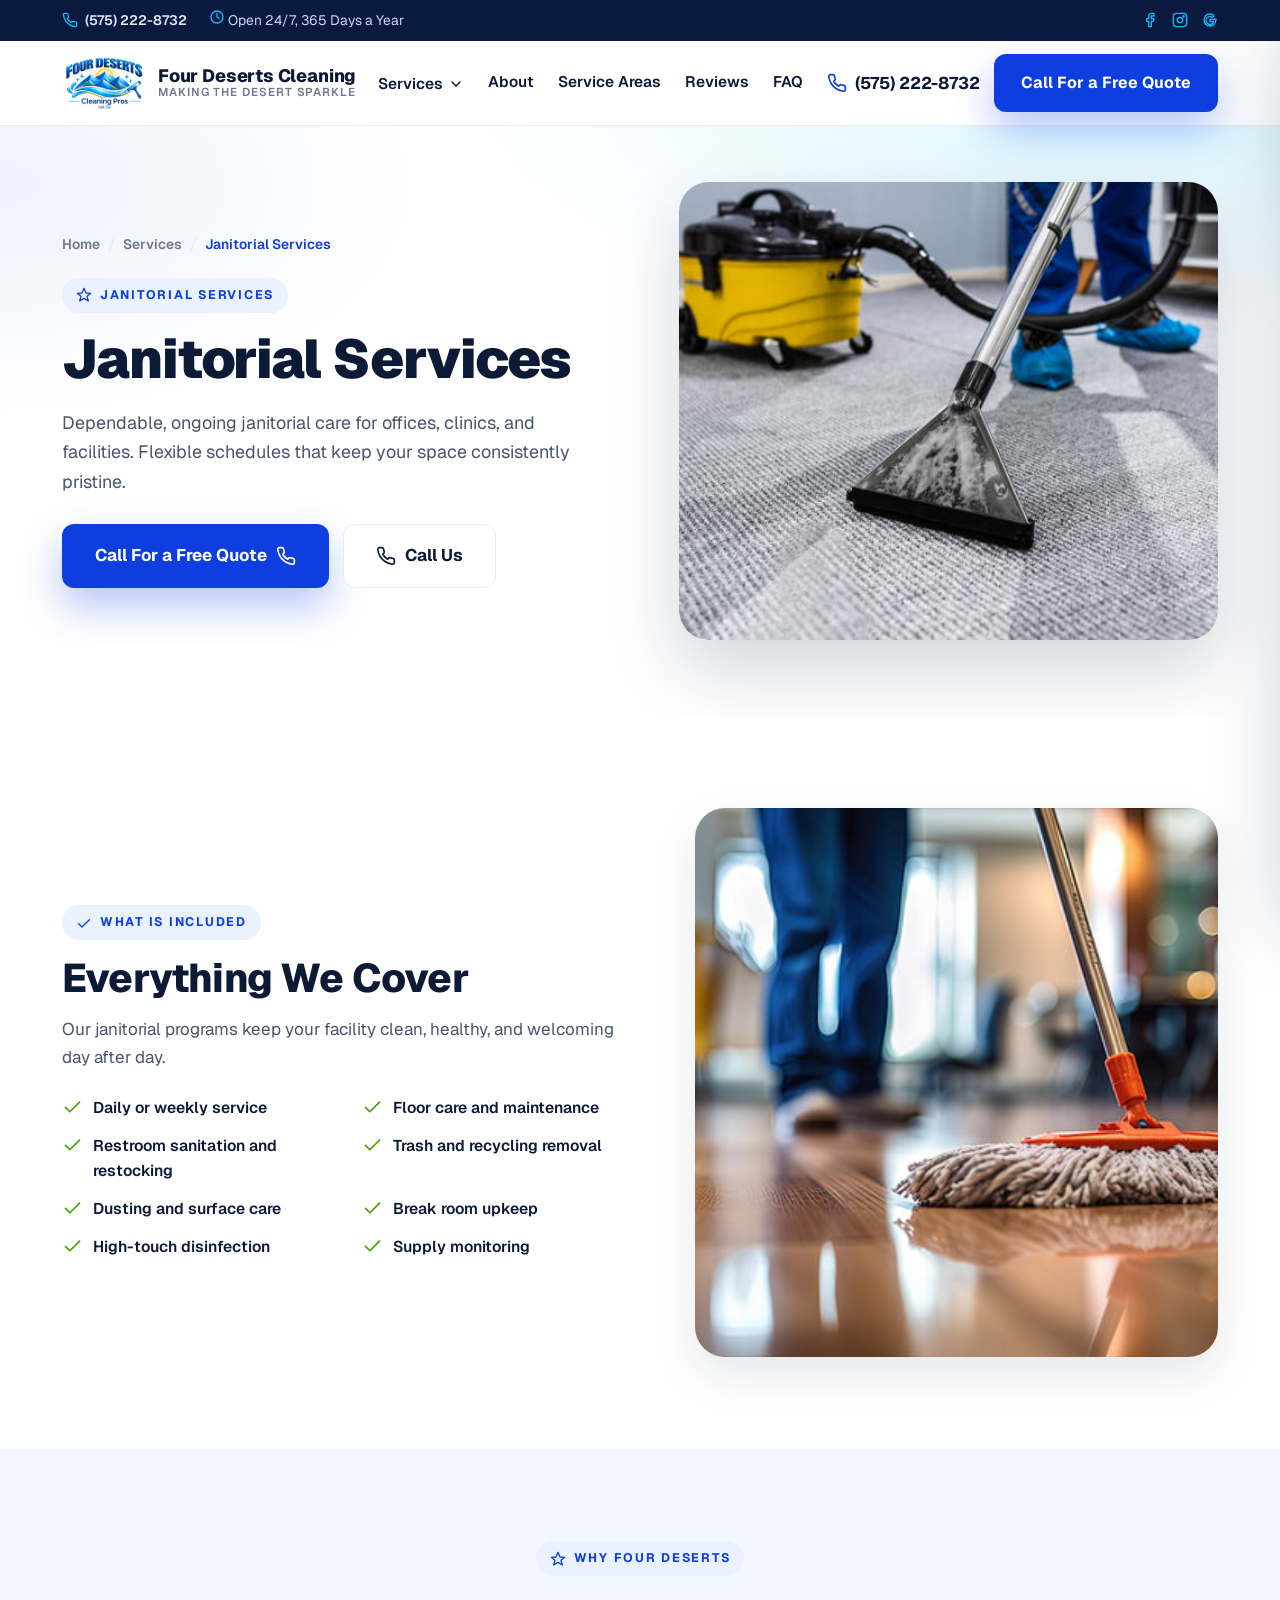
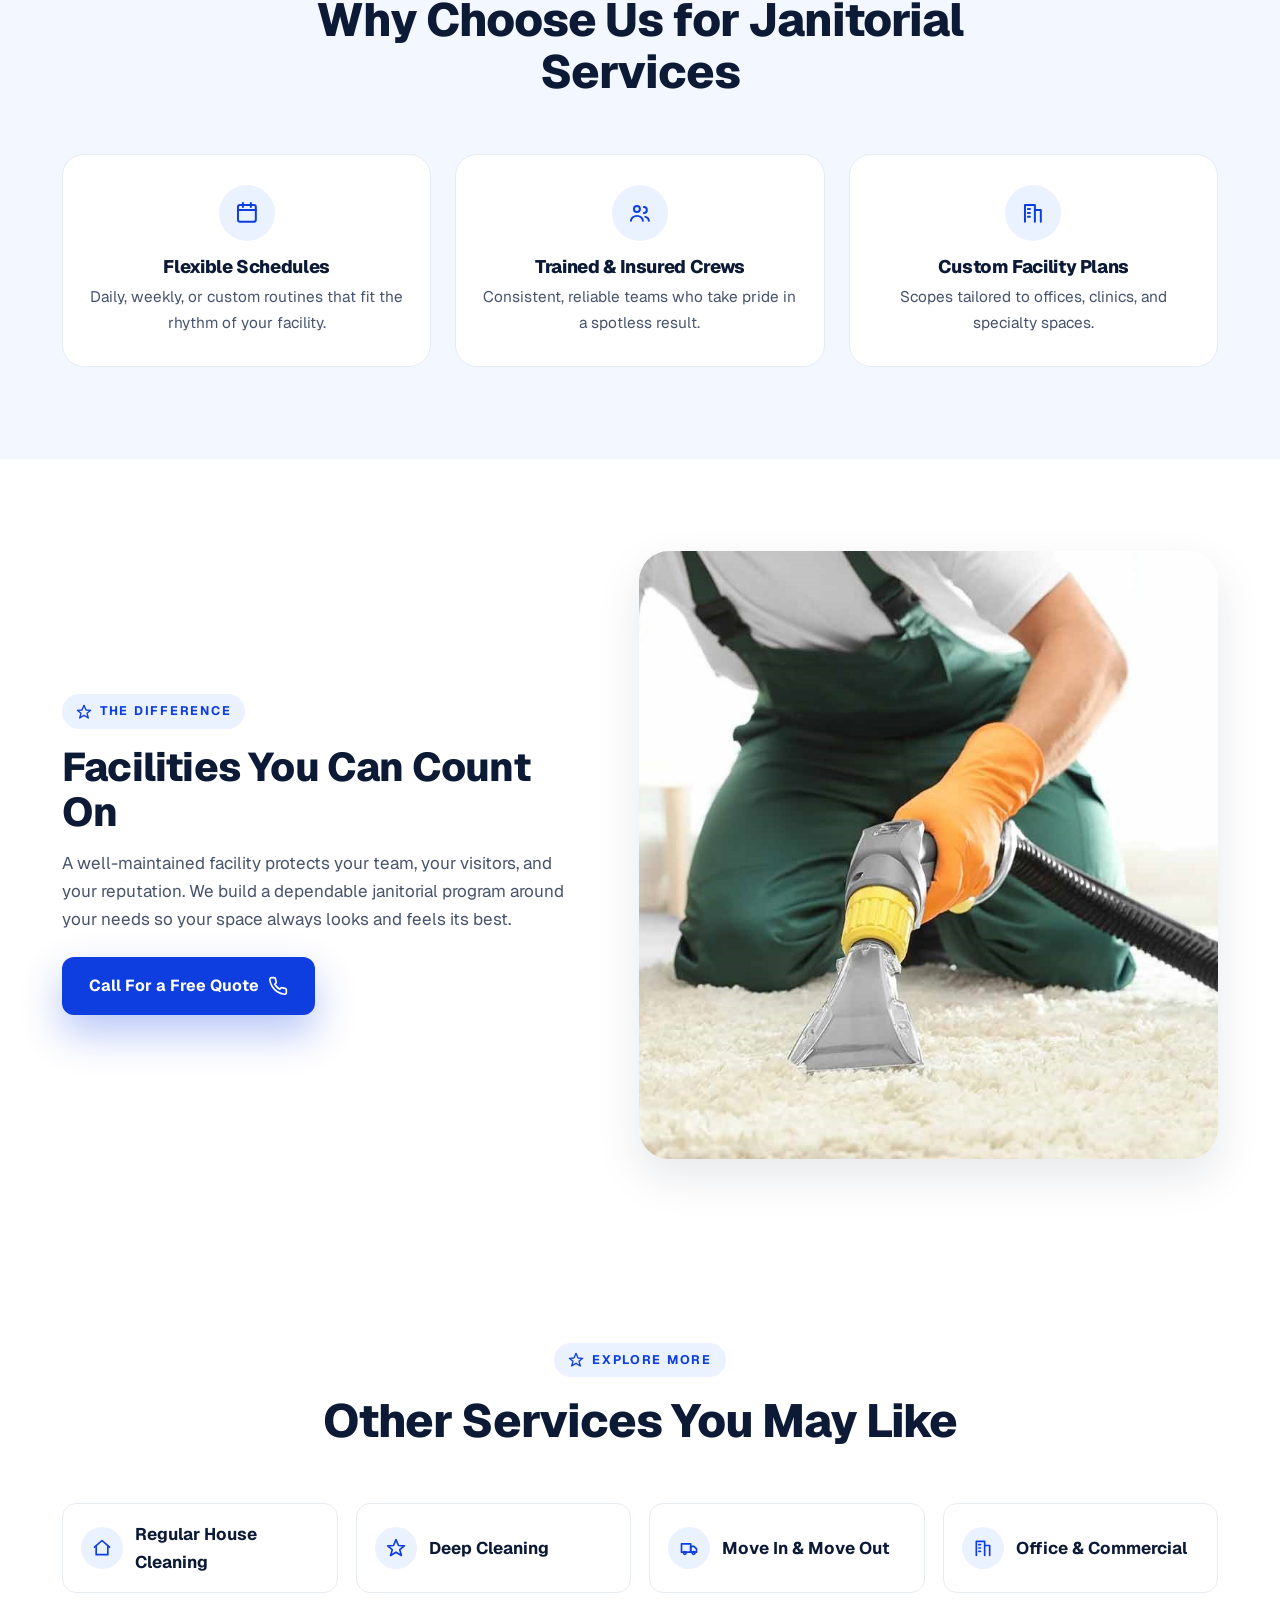
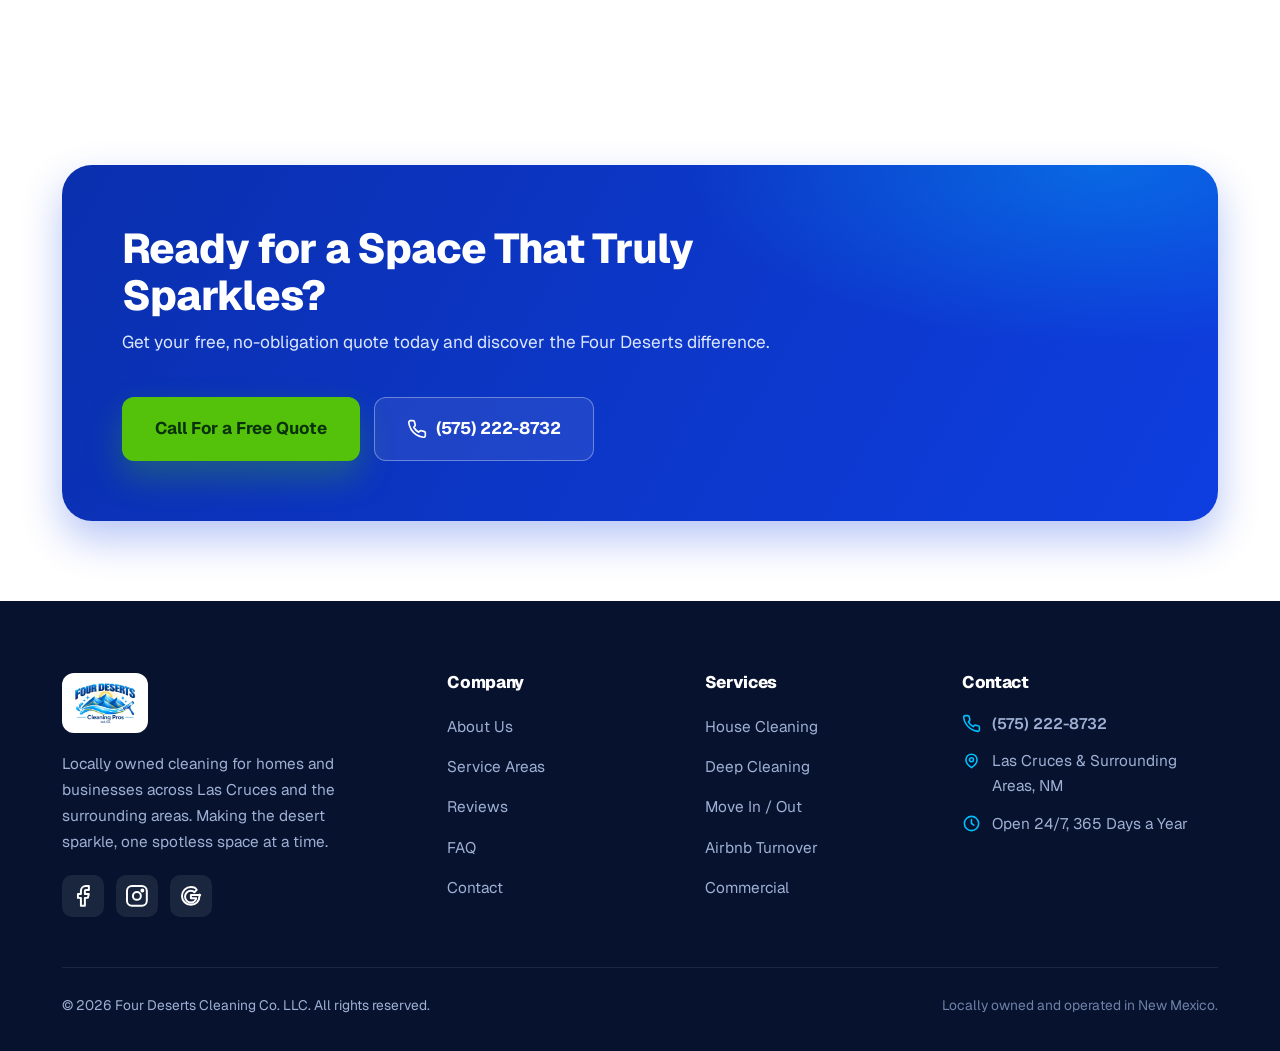
<file: services/janitorial.html>
﻿<!DOCTYPE html>
<html lang="en">
<head>
  <meta charset="utf-8" />
  <meta name="viewport" content="width=device-width, initial-scale=1.0" />
  <title>Janitorial Services in Las Cruces, NM | Four Deserts Cleaning Co.</title>
  <meta name="description" content="Ongoing janitorial services in Las Cruces and surrounding areas for offices, clinics, and facilities. Flexible schedules, trained and insured crews. Get a free quote." />
  <meta name="robots" content="index, follow" />
  <meta name="theme-color" content="#0e3ee0" />
  <link rel="canonical" href="https://fourdesertscleaning.com/services/janitorial.html" />

  <meta property="og:type" content="website" />
  <meta property="og:site_name" content="Four Deserts Cleaning Co. LLC" />
  <meta property="og:title" content="Janitorial Services | Four Deserts Cleaning Co." />
  <meta property="og:description" content="Ongoing janitorial services in Las Cruces and surrounding areas for offices, clinics, and facilities. Flexible schedules, trained and insured crews. Get a free quote." />
  <meta property="og:url" content="https://fourdesertscleaning.com/services/janitorial.html" />
  <meta property="og:image" content="https://fourdesertscleaning.com/assets/images/vacuuming.jpg" />
  <meta name="twitter:card" content="summary_large_image" />
  <meta name="twitter:title" content="Janitorial Services | Four Deserts Cleaning Co." />
  <meta name="twitter:description" content="Ongoing janitorial services in Las Cruces and surrounding areas for offices, clinics, and facilities. Flexible schedules, trained and insured crews. Get a free quote." />
  <meta name="twitter:image" content="https://fourdesertscleaning.com/assets/images/vacuuming.jpg" />

  <link rel="icon" type="image/jpeg" href="../assets/images/logo.jpg" />
  <link rel="apple-touch-icon" href="../assets/images/logo.jpg" />
  <link rel="preconnect" href="https://fonts.googleapis.com" />
  <link rel="preconnect" href="https://fonts.gstatic.com" crossorigin />
  <link href="https://fonts.googleapis.com/css2?family=Geist:wght@400;500;600;700;800;900&display=swap" rel="stylesheet" />
  <link rel="stylesheet" href="../assets/css/styles.css" />

  <script type="application/ld+json">
  {
    "@context": "https://schema.org",
    "@type": "Service",
    "serviceType": "Janitorial Services",
    "provider": {
      "@type": "HomeAndConstructionBusiness",
      "name": "Four Deserts Cleaning Co. LLC",
      "telephone": "+1-575-222-8732",
      "areaServed": "Las Cruces, NM"
    },
    "areaServed": { "@type": "City", "name": "Las Cruces" },
    "description": "Ongoing janitorial services in Las Cruces and surrounding areas for offices, clinics, and facilities. Flexible schedules, trained and insured crews. Get a free quote."
  }
  </script>
</head>

<body>
  <div class="topbar">
    <div class="container">
      <div class="topbar-left">
        <a href="tel:+15752228732" aria-label="Call Four Deserts Cleaning"><svg class="svg-icon" viewBox="0 0 24 24"><path d="M22 16.92v3a2 2 0 0 1-2.18 2 19.79 19.79 0 0 1-8.63-3.07 19.5 19.5 0 0 1-6-6 19.79 19.79 0 0 1-3.07-8.67A2 2 0 0 1 4.11 2h3a2 2 0 0 1 2 1.72c.13.96.36 1.9.7 2.81a2 2 0 0 1-.45 2.11L8.09 9.91a16 16 0 0 0 6 6l1.27-1.27a2 2 0 0 1 2.11-.45c.9.34 1.85.57 2.81.7A2 2 0 0 1 22 16.92z"/></svg><span>(575) 222-8732</span></a>
        <span class="topbar-hours"><svg class="svg-icon" viewBox="0 0 24 24"><circle cx="12" cy="12" r="9"/><path d="M12 7v5l3 2"/></svg> Open 24/7, 365 Days a Year</span>
      </div>
      <div class="topbar-socials">
        <a href="https://www.facebook.com/profile.php?id=61594336485864" target="_blank" rel="noopener" aria-label="Facebook"><svg class="svg-icon" fill="currentColor" stroke="none" viewBox="0 0 24 24"><path d="M18 2h-3a5 5 0 0 0-5 5v3H7v4h3v8h4v-8h3l1-4h-4V7a1 1 0 0 1 1-1h3z"/></svg></a>
        <a href="https://www.instagram.com/four_deserts_cleaning_pros_ltd/" target="_blank" rel="noopener" aria-label="Instagram"><svg class="svg-icon" viewBox="0 0 24 24" fill="currentColor" stroke="none"><rect x="2" y="2" width="20" height="20" rx="5" fill="none" stroke="currentColor"/><circle cx="12" cy="12" r="4" fill="none" stroke="currentColor"/><circle cx="17.5" cy="6.5" r="1"/></svg></a>
        <a href="https://www.google.com/search?q=Four+Deserts+Cleaning+Pros+Ltd.+Co." target="_blank" rel="noopener" aria-label="Google"><svg class="svg-icon" viewBox="0 0 24 24" fill="currentColor" stroke="none"><path d="M21.35 11.1H12v3.2h5.35c-.25 1.5-1.75 4.4-5.35 4.4a5.9 5.9 0 0 1 0-11.8c1.7 0 2.85.72 3.5 1.35l2.4-2.3C16.9 3.9 14.7 3 12 3a9 9 0 1 0 0 18c5.2 0 8.65-3.65 8.65-8.8 0-.6-.07-1.05-.15-1.5z"/></svg></a>
      </div>
    </div>
  </div>

  <header class="header">
    <div class="container">
      <a href="../index.html" class="brand" aria-label="Four Deserts Cleaning Co. home">
        <img src="../assets/images/logo.jpg" alt="Four Deserts Cleaning Co. logo" />
        <span class="brand-text">
          <strong>Four Deserts Cleaning</strong>
          <span>Making the Desert Sparkle</span>
        </span>
      </a>
      <nav class="nav" aria-label="Primary">
        <div class="nav-links">
          <div class="nav-item has-dropdown">
            <button class="nav-dd-toggle" aria-haspopup="true" aria-expanded="false">Services <svg class="svg-icon" viewBox="0 0 24 24"><path d="m6 9 6 6 6-6"/></svg></button>
            <div class="nav-dropdown" role="menu">
              <a href="house-cleaning.html"><span class="dd-ic"><svg class="svg-icon" viewBox="0 0 24 24"><path d="M3 11l9-8 9 8"/><path d="M5 10v10h14V10"/></svg></span>Regular House Cleaning</a>
              <a href="deep-cleaning.html"><span class="dd-ic"><svg class="svg-icon" viewBox="0 0 24 24"><path d="M12 2 15 9l7 .5-5.5 4.5 2 7L12 17l-6.5 4 2-7L2 9.5 9 9z"/></svg></span>Deep Cleaning</a>
              <a href="move-in-out.html"><span class="dd-ic"><svg class="svg-icon" viewBox="0 0 24 24"><path d="M3 7h11v10H3z"/><path d="M14 10h4l3 3v4h-7z"/><circle cx="7" cy="18" r="1.6"/><circle cx="17.5" cy="18" r="1.6"/></svg></span>Move In &amp; Move Out</a>
              <a href="commercial-cleaning.html"><span class="dd-ic"><svg class="svg-icon" viewBox="0 0 24 24"><path d="M4 21V4h10v17"/><path d="M14 9h6v12"/><path d="M7 8h2M7 12h2M7 16h2"/></svg></span>Office &amp; Commercial</a>
              <a href="airbnb-turnover.html"><span class="dd-ic"><svg class="svg-icon" viewBox="0 0 24 24"><circle cx="8" cy="8" r="4"/><path d="m11 11 9 9"/><path d="m16 16 2-2 3 3-2 2z"/></svg></span>Airbnb &amp; Rental Turnover</a>
              <a href="janitorial.html"><span class="dd-ic"><svg class="svg-icon" viewBox="0 0 24 24"><path d="M10 2h4v5h-4z"/><path d="M9 7h6l1 6H8z"/><path d="M8 13h8v9H8z"/></svg></span>Janitorial Services</a>
              <a href="post-construction.html"><span class="dd-ic"><svg class="svg-icon" viewBox="0 0 24 24"><path d="M3 21h18"/><path d="M5 21V10l7-4 7 4v11"/><path d="M9 21v-6h6v6"/></svg></span>Post-Construction</a>
              <a href="../index.html#services" class="dd-all">View All Services <svg class="svg-icon" viewBox="0 0 24 24"><path d="M5 12h14M13 5l7 7-7 7"/></svg></a>
            </div>
          </div>
          <a href="../index.html#about">About</a>
          <a href="../index.html#areas">Service Areas</a>
          <a href="../index.html#reviews">Reviews</a>
          <a href="../index.html#faq">FAQ</a>
        </div>
        <div class="nav-cta">
          <a href="tel:+15752228732" class="nav-phone"><svg class="svg-icon" viewBox="0 0 24 24"><path d="M22 16.92v3a2 2 0 0 1-2.18 2 19.79 19.79 0 0 1-8.63-3.07 19.5 19.5 0 0 1-6-6 19.79 19.79 0 0 1-3.07-8.67A2 2 0 0 1 4.11 2h3a2 2 0 0 1 2 1.72c.13.96.36 1.9.7 2.81a2 2 0 0 1-.45 2.11L8.09 9.91a16 16 0 0 0 6 6l1.27-1.27a2 2 0 0 1 2.11-.45c.9.34 1.85.57 2.81.7A2 2 0 0 1 22 16.92z"/></svg> (575) 222-8732</a>
          <a href="tel:+15752228732" class="btn btn-primary">Call For a Free Quote</a>
          <button class="menu-toggle" id="menuToggle" aria-label="Open menu" aria-expanded="false"><svg class="svg-icon" viewBox="0 0 24 24"><path d="M3 6h18M3 12h18M3 18h18"/></svg></button>
        </div>
      </nav>
    </div>
  </header>

  <div class="drawer-backdrop" id="drawerBackdrop"></div>
  <aside class="drawer" id="drawer" aria-label="Mobile navigation">
    <div class="drawer-head">
      <span class="brand-text"><strong>Four Deserts</strong><span>Cleaning Co.</span></span>
      <button class="drawer-close" id="drawerClose" aria-label="Close menu"><svg class="svg-icon" viewBox="0 0 24 24"><path d="M18 6 6 18M6 6l12 12"/></svg></button>
    </div>
    <div class="drawer-group">
      <button class="drawer-sub-toggle" aria-expanded="false">Services <svg class="svg-icon" viewBox="0 0 24 24"><path d="m6 9 6 6 6-6"/></svg></button>
      <div class="drawer-sub">
        <a href="house-cleaning.html">Regular House Cleaning</a>
        <a href="deep-cleaning.html">Deep Cleaning</a>
        <a href="move-in-out.html">Move In &amp; Move Out</a>
        <a href="commercial-cleaning.html">Office &amp; Commercial</a>
        <a href="airbnb-turnover.html">Airbnb &amp; Rental Turnover</a>
        <a href="janitorial.html">Janitorial Services</a>
        <a href="post-construction.html">Post-Construction</a>
        <a href="../index.html#services">View All Services</a>
      </div>
    </div>
    <a class="drawer-link" href="../index.html#about">About Us</a>
    <a class="drawer-link" href="../index.html#areas">Service Areas</a>
    <a class="drawer-link" href="../index.html#reviews">Reviews</a>
    <a class="drawer-link" href="../index.html#faq">FAQ</a>
    <a class="drawer-link" href="../index.html#contact">Contact</a>
    <a href="tel:+15752228732" class="btn btn-primary drawer-link-cta">Call For a Free Quote</a>
    <div class="drawer-contact">Call us anytime:<br /><a href="tel:+15752228732">(575) 222-8732</a></div>
  </aside>

  <section class="svc-hero">
    <div class="container svc-hero-grid">
      <div class="svc-hero-copy reveal">
        <nav class="breadcrumb" aria-label="Breadcrumb">
          <a href="../index.html">Home</a>
          <span class="sep">/</span>
          <a href="../index.html#services">Services</a>
          <span class="sep">/</span>
          <span class="current">Janitorial Services</span>
        </nav>
        <span class="eyebrow"><svg class="svg-icon" viewBox="0 0 24 24"><path d="M12 2 15 9l7 .5-5.5 4.5 2 7L12 17l-6.5 4 2-7L2 9.5 9 9z"/></svg> Janitorial Services</span>
        <h1>Janitorial Services</h1>
        <p class="lead">Dependable, ongoing janitorial care for offices, clinics, and facilities. Flexible schedules that keep your space consistently pristine.</p>
        <div class="svc-hero-actions">
          <a href="tel:+15752228732" class="btn btn-primary btn-lg">Call For a Free Quote <svg class="svg-icon" viewBox="0 0 24 24"><path d="M22 16.92v3a2 2 0 0 1-2.18 2 19.79 19.79 0 0 1-8.63-3.07 19.5 19.5 0 0 1-6-6 19.79 19.79 0 0 1-3.07-8.67A2 2 0 0 1 4.11 2h3a2 2 0 0 1 2 1.72c.13.96.36 1.9.7 2.81a2 2 0 0 1-.45 2.11L8.09 9.91a16 16 0 0 0 6 6l1.27-1.27a2 2 0 0 1 2.11-.45c.9.34 1.85.57 2.81.7A2 2 0 0 1 22 16.92z"/></svg></a>
          <a href="tel:+15752228732" class="btn btn-ghost btn-lg"><svg class="svg-icon" viewBox="0 0 24 24"><path d="M22 16.92v3a2 2 0 0 1-2.18 2 19.79 19.79 0 0 1-8.63-3.07 19.5 19.5 0 0 1-6-6 19.79 19.79 0 0 1-3.07-8.67A2 2 0 0 1 4.11 2h3a2 2 0 0 1 2 1.72c.13.96.36 1.9.7 2.81a2 2 0 0 1-.45 2.11L8.09 9.91a16 16 0 0 0 6 6l1.27-1.27a2 2 0 0 1 2.11-.45c.9.34 1.85.57 2.81.7A2 2 0 0 1 22 16.92z"/></svg> Call Us</a>
        </div>
      </div>
      <div class="svc-hero-media reveal">
        <span class="hero-glow" aria-hidden="true"></span>
        <img src="../assets/images/vacuuming.jpg" alt="Janitorial vacuuming of a facility" width="720" height="600" />
      </div>
    </div>
  </section>

  <section class="section">
    <div class="container included-grid">
      <div class="included-copy reveal">
        <span class="eyebrow"><svg class="svg-icon" viewBox="0 0 24 24"><path d="M20 7 9 18l-5-5"/></svg> What Is Included</span>
        <h2>Everything We Cover</h2>
        <p>Our janitorial programs keep your facility clean, healthy, and welcoming day after day.</p>
        <ul class="checklist">
            <li><svg class="svg-icon" viewBox="0 0 24 24"><path d="M20 7 9 18l-5-5"/></svg>Daily or weekly service</li>
            <li><svg class="svg-icon" viewBox="0 0 24 24"><path d="M20 7 9 18l-5-5"/></svg>Floor care and maintenance</li>
            <li><svg class="svg-icon" viewBox="0 0 24 24"><path d="M20 7 9 18l-5-5"/></svg>Restroom sanitation and restocking</li>
            <li><svg class="svg-icon" viewBox="0 0 24 24"><path d="M20 7 9 18l-5-5"/></svg>Trash and recycling removal</li>
            <li><svg class="svg-icon" viewBox="0 0 24 24"><path d="M20 7 9 18l-5-5"/></svg>Dusting and surface care</li>
            <li><svg class="svg-icon" viewBox="0 0 24 24"><path d="M20 7 9 18l-5-5"/></svg>Break room upkeep</li>
            <li><svg class="svg-icon" viewBox="0 0 24 24"><path d="M20 7 9 18l-5-5"/></svg>High-touch disinfection</li>
            <li><svg class="svg-icon" viewBox="0 0 24 24"><path d="M20 7 9 18l-5-5"/></svg>Supply monitoring</li>
        </ul>
      </div>
      <div class="included-media reveal">
        <img src="../assets/images/mopping.jpg" alt="Mopping and floor care during janitorial service" loading="lazy" />
      </div>
    </div>
  </section>

  <section class="section bg-soft">
    <div class="container">
      <div class="section-head reveal">
        <span class="eyebrow"><svg class="svg-icon" viewBox="0 0 24 24"><path d="M12 2 15 9l7 .5-5.5 4.5 2 7L12 17l-6.5 4 2-7L2 9.5 9 9z"/></svg> Why Four Deserts</span>
        <h2 class="title">Why Choose Us for Janitorial Services</h2>
      </div>
      <div class="svc-benefits">
        <div class="svc-benefit reveal">
          <span class="icon-circle"><svg class="svg-icon" viewBox="0 0 24 24"><rect x="3" y="4" width="18" height="17" rx="2" fill="none" stroke="currentColor"/><path d="M3 9h18M8 2v4M16 2v4"/></svg></span>
          <h4>Flexible Schedules</h4>
          <p>Daily, weekly, or custom routines that fit the rhythm of your facility.</p>
        </div>
        <div class="svc-benefit reveal">
          <span class="icon-circle"><svg class="svg-icon" viewBox="0 0 24 24"><circle cx="9" cy="8" r="3"/><path d="M3 20c0-3 3-5 6-5s6 2 6 5"/><path d="M16 6a3 3 0 0 1 0 6"/><path d="M21 20c0-2-1.5-3.5-3.5-4"/></svg></span>
          <h4>Trained & Insured Crews</h4>
          <p>Consistent, reliable teams who take pride in a spotless result.</p>
        </div>
        <div class="svc-benefit reveal">
          <span class="icon-circle"><svg class="svg-icon" viewBox="0 0 24 24"><path d="M4 21V4h10v17"/><path d="M14 9h6v12"/><path d="M7 8h2M7 12h2M7 16h2"/></svg></span>
          <h4>Custom Facility Plans</h4>
          <p>Scopes tailored to offices, clinics, and specialty spaces.</p>
        </div>
      </div>
    </div>
  </section>

  <section class="section">
    <div class="container included-grid reverse">
      <div class="included-media reveal">
        <img src="../assets/images/carpet-cleaning.jpg" alt="Deep carpet care in a commercial space" loading="lazy" />
      </div>
      <div class="included-copy reveal">
        <span class="eyebrow"><svg class="svg-icon" viewBox="0 0 24 24"><path d="M12 2 15 9l7 .5-5.5 4.5 2 7L12 17l-6.5 4 2-7L2 9.5 9 9z"/></svg> The Difference</span>
        <h2>Facilities You Can Count On</h2>
        <p>A well-maintained facility protects your team, your visitors, and your reputation. We build a dependable janitorial program around your needs so your space always looks and feels its best.</p>
        <div class="svc-hero-actions">
          <a href="tel:+15752228732" class="btn btn-primary">Call For a Free Quote <svg class="svg-icon" viewBox="0 0 24 24"><path d="M22 16.92v3a2 2 0 0 1-2.18 2 19.79 19.79 0 0 1-8.63-3.07 19.5 19.5 0 0 1-6-6 19.79 19.79 0 0 1-3.07-8.67A2 2 0 0 1 4.11 2h3a2 2 0 0 1 2 1.72c.13.96.36 1.9.7 2.81a2 2 0 0 1-.45 2.11L8.09 9.91a16 16 0 0 0 6 6l1.27-1.27a2 2 0 0 1 2.11-.45c.9.34 1.85.57 2.81.7A2 2 0 0 1 22 16.92z"/></svg></a>
        </div>
      </div>
    </div>
  </section>

  <section class="section">
    <div class="container">
      <div class="section-head reveal">
        <span class="eyebrow"><svg class="svg-icon" viewBox="0 0 24 24"><path d="M12 2 15 9l7 .5-5.5 4.5 2 7L12 17l-6.5 4 2-7L2 9.5 9 9z"/></svg> Explore More</span>
        <h2 class="title">Other Services You May Like</h2>
      </div>
      <div class="related-grid">
        <a class="related-card" href="house-cleaning.html"><span class="icon-circle"><svg class="svg-icon" viewBox="0 0 24 24"><path d="M3 11l9-8 9 8"/><path d="M5 10v10h14V10"/></svg></span>Regular House Cleaning</a>
        <a class="related-card" href="deep-cleaning.html"><span class="icon-circle"><svg class="svg-icon" viewBox="0 0 24 24"><path d="M12 2 15 9l7 .5-5.5 4.5 2 7L12 17l-6.5 4 2-7L2 9.5 9 9z"/></svg></span>Deep Cleaning</a>
        <a class="related-card" href="move-in-out.html"><span class="icon-circle"><svg class="svg-icon" viewBox="0 0 24 24"><path d="M3 7h11v10H3z"/><path d="M14 10h4l3 3v4h-7z"/><circle cx="7" cy="18" r="1.6"/><circle cx="17.5" cy="18" r="1.6"/></svg></span>Move In &amp; Move Out</a>
        <a class="related-card" href="commercial-cleaning.html"><span class="icon-circle"><svg class="svg-icon" viewBox="0 0 24 24"><path d="M4 21V4h10v17"/><path d="M14 9h6v12"/><path d="M7 8h2M7 12h2M7 16h2"/></svg></span>Office &amp; Commercial</a>
      </div>
    </div>
  </section>

  <section class="cta">
    <div class="container">
      <div class="cta-inner reveal">
        <div>
          <h2>Ready for a Space That Truly Sparkles?</h2>
          <p>Get your free, no-obligation quote today and discover the Four Deserts difference.</p>
        </div>
        <div class="cta-actions">
          <a href="tel:+15752228732" class="btn btn-green btn-lg">Call For a Free Quote</a>
          <a href="tel:+15752228732" class="btn btn-outline-light btn-lg"><svg class="svg-icon" viewBox="0 0 24 24"><path d="M22 16.92v3a2 2 0 0 1-2.18 2 19.79 19.79 0 0 1-8.63-3.07 19.5 19.5 0 0 1-6-6 19.79 19.79 0 0 1-3.07-8.67A2 2 0 0 1 4.11 2h3a2 2 0 0 1 2 1.72c.13.96.36 1.9.7 2.81a2 2 0 0 1-.45 2.11L8.09 9.91a16 16 0 0 0 6 6l1.27-1.27a2 2 0 0 1 2.11-.45c.9.34 1.85.57 2.81.7A2 2 0 0 1 22 16.92z"/></svg> (575) 222-8732</a>
        </div>
      </div>
    </div>
  </section>

  <footer class="footer">
    <div class="container">
      <div class="footer-grid">
        <div class="footer-brand">
          <img src="../assets/images/logo.jpg" alt="Four Deserts Cleaning Co. logo" />
          <p>Locally owned cleaning for homes and businesses across Las Cruces and the surrounding areas. Making the desert sparkle, one spotless space at a time.</p>
          <div class="footer-socials">
            <a href="https://www.facebook.com/profile.php?id=61594336485864" target="_blank" rel="noopener" aria-label="Facebook"><svg class="svg-icon" viewBox="0 0 24 24" fill="currentColor" stroke="none"><path d="M18 2h-3a5 5 0 0 0-5 5v3H7v4h3v8h4v-8h3l1-4h-4V7a1 1 0 0 1 1-1h3z"/></svg></a>
            <a href="https://www.instagram.com/four_deserts_cleaning_pros_ltd/" target="_blank" rel="noopener" aria-label="Instagram"><svg class="svg-icon" viewBox="0 0 24 24" fill="currentColor" stroke="none"><rect x="2" y="2" width="20" height="20" rx="5" fill="none" stroke="currentColor"/><circle cx="12" cy="12" r="4" fill="none" stroke="currentColor"/><circle cx="17.5" cy="6.5" r="1"/></svg></a>
            <a href="https://www.google.com/search?q=Four+Deserts+Cleaning+Pros+Ltd.+Co." target="_blank" rel="noopener" aria-label="Google"><svg class="svg-icon" viewBox="0 0 24 24" fill="currentColor" stroke="none"><path d="M21.35 11.1H12v3.2h5.35c-.25 1.5-1.75 4.4-5.35 4.4a5.9 5.9 0 0 1 0-11.8c1.7 0 2.85.72 3.5 1.35l2.4-2.3C16.9 3.9 14.7 3 12 3a9 9 0 1 0 0 18c5.2 0 8.65-3.65 8.65-8.8 0-.6-.07-1.05-.15-1.5z"/></svg></a>
          </div>
        </div>
        <div>
          <h5>Company</h5>
          <ul>
            <li><a href="../index.html#about">About Us</a></li>
            <li><a href="../index.html#areas">Service Areas</a></li>
            <li><a href="../index.html#reviews">Reviews</a></li>
            <li><a href="../index.html#faq">FAQ</a></li>
            <li><a href="../index.html#contact">Contact</a></li>
          </ul>
        </div>
        <div>
          <h5>Services</h5>
          <ul>
            <li><a href="house-cleaning.html">House Cleaning</a></li>
            <li><a href="deep-cleaning.html">Deep Cleaning</a></li>
            <li><a href="move-in-out.html">Move In / Out</a></li>
            <li><a href="airbnb-turnover.html">Airbnb Turnover</a></li>
            <li><a href="commercial-cleaning.html">Commercial</a></li>
          </ul>
        </div>
        <div>
          <h5>Contact</h5>
          <ul class="footer-contact">
            <li><svg class="svg-icon" viewBox="0 0 24 24"><path d="M22 16.92v3a2 2 0 0 1-2.18 2 19.79 19.79 0 0 1-8.63-3.07 19.5 19.5 0 0 1-6-6 19.79 19.79 0 0 1-3.07-8.67A2 2 0 0 1 4.11 2h3a2 2 0 0 1 2 1.72c.13.96.36 1.9.7 2.81a2 2 0 0 1-.45 2.11L8.09 9.91a16 16 0 0 0 6 6l1.27-1.27a2 2 0 0 1 2.11-.45c.9.34 1.85.57 2.81.7A2 2 0 0 1 22 16.92z"/></svg><a href="tel:+15752228732">(575) 222-8732</a></li>
            
            <li><svg class="svg-icon" viewBox="0 0 24 24"><path d="M12 21s-7-4.5-7-10a7 7 0 0 1 14 0c0 5.5-7 10-7 10z"/><circle cx="12" cy="11" r="2.5"/></svg>Las Cruces &amp; Surrounding Areas, NM</li>
            <li><svg class="svg-icon" viewBox="0 0 24 24"><circle cx="12" cy="12" r="9"/><path d="M12 7v5l3 2"/></svg>Open 24/7, 365 Days a Year</li>
          </ul>
        </div>
      </div>
      <div class="footer-bottom">
        <p>© <span id="year">2026</span> Four Deserts Cleaning Co. LLC. All rights reserved.</p>
        <p class="made">Locally owned and operated in New Mexico.</p>
      </div>
    </div>
  </footer>

  <script src="../assets/js/main.js" defer></script>
</body>
</html>
</file>
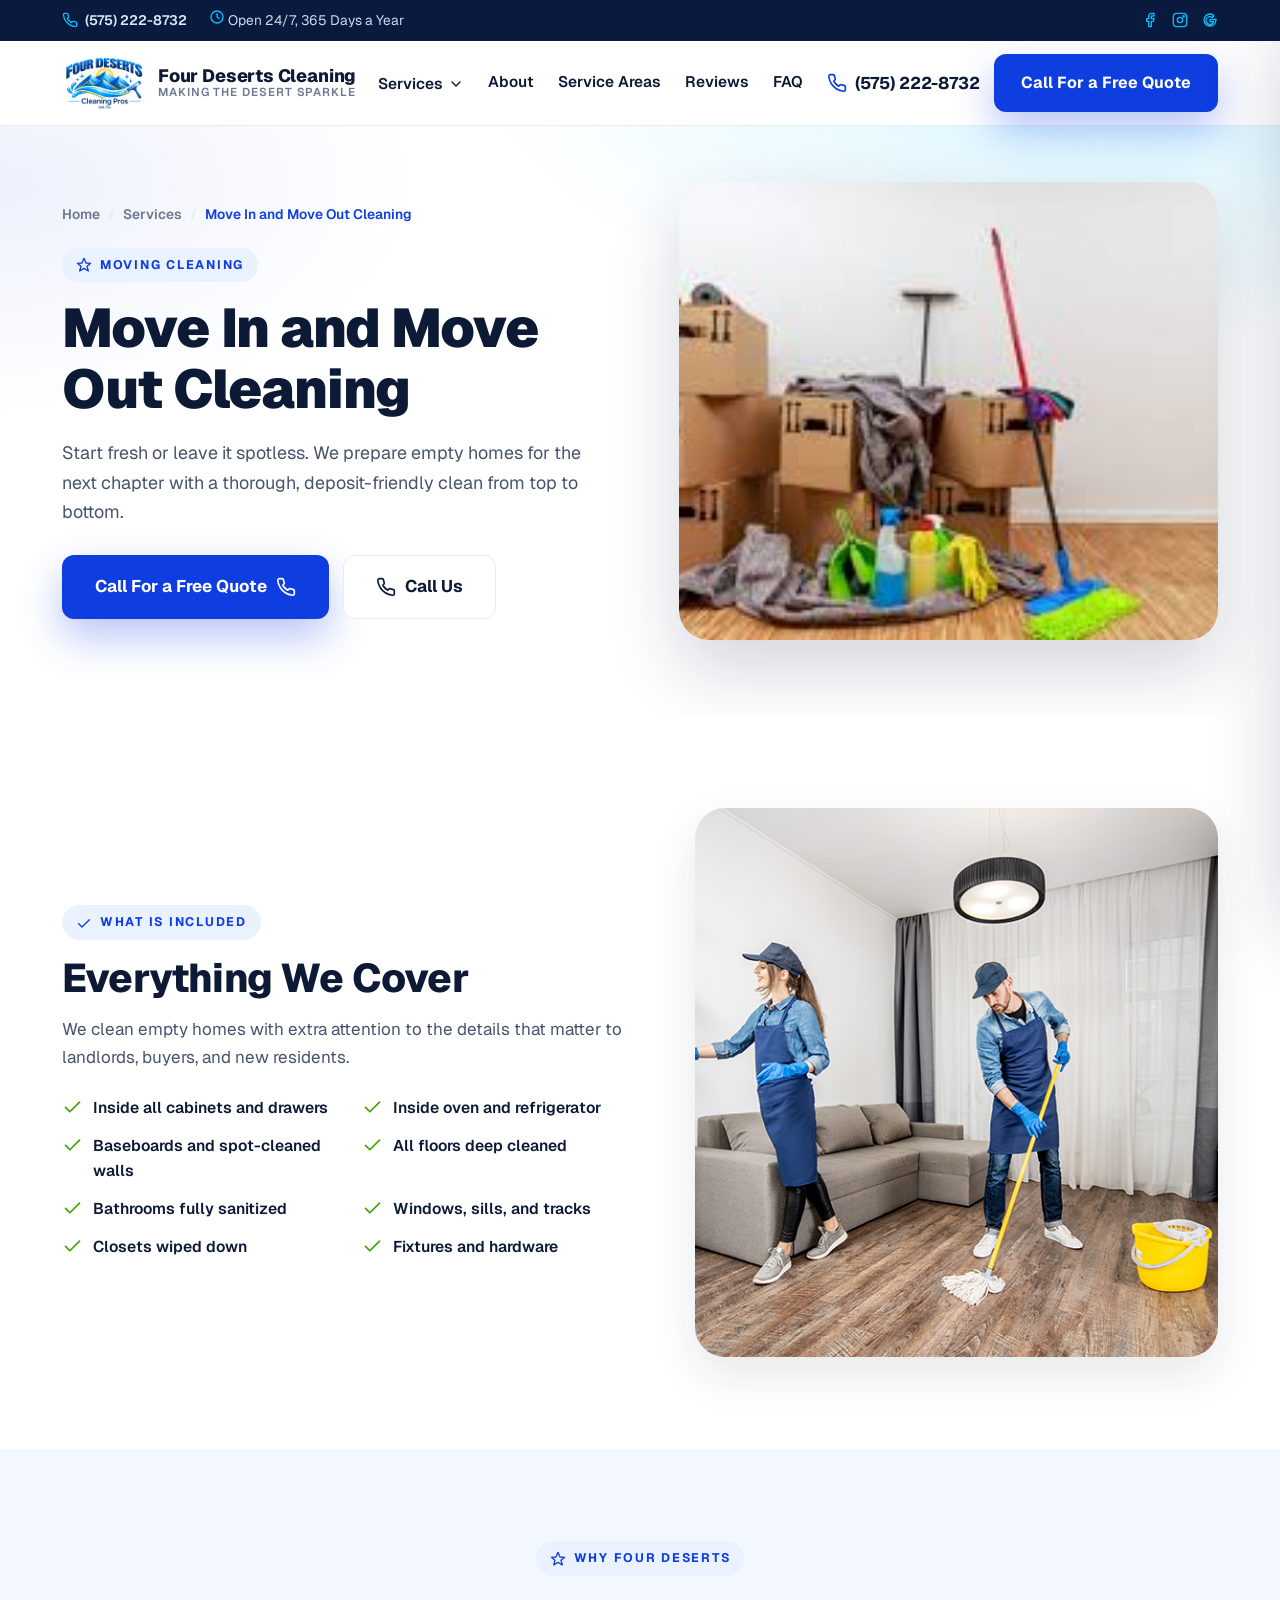
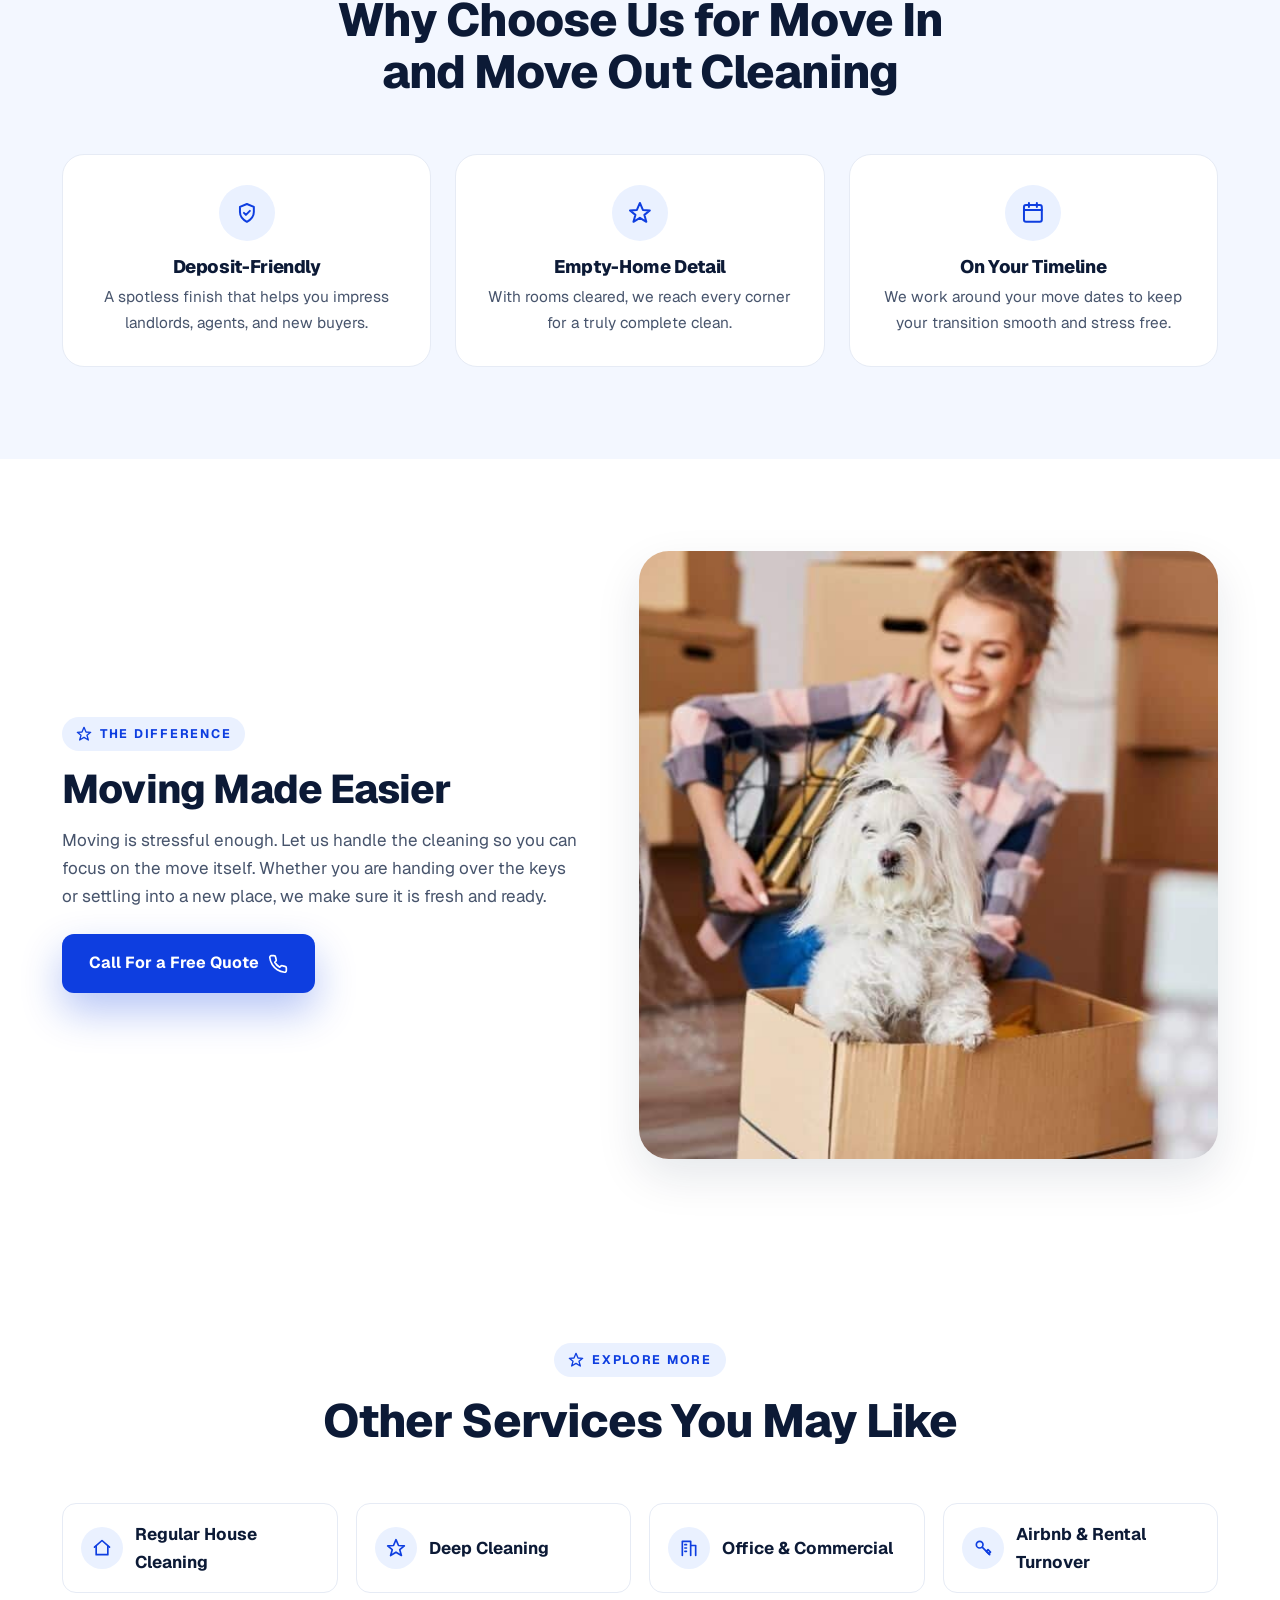
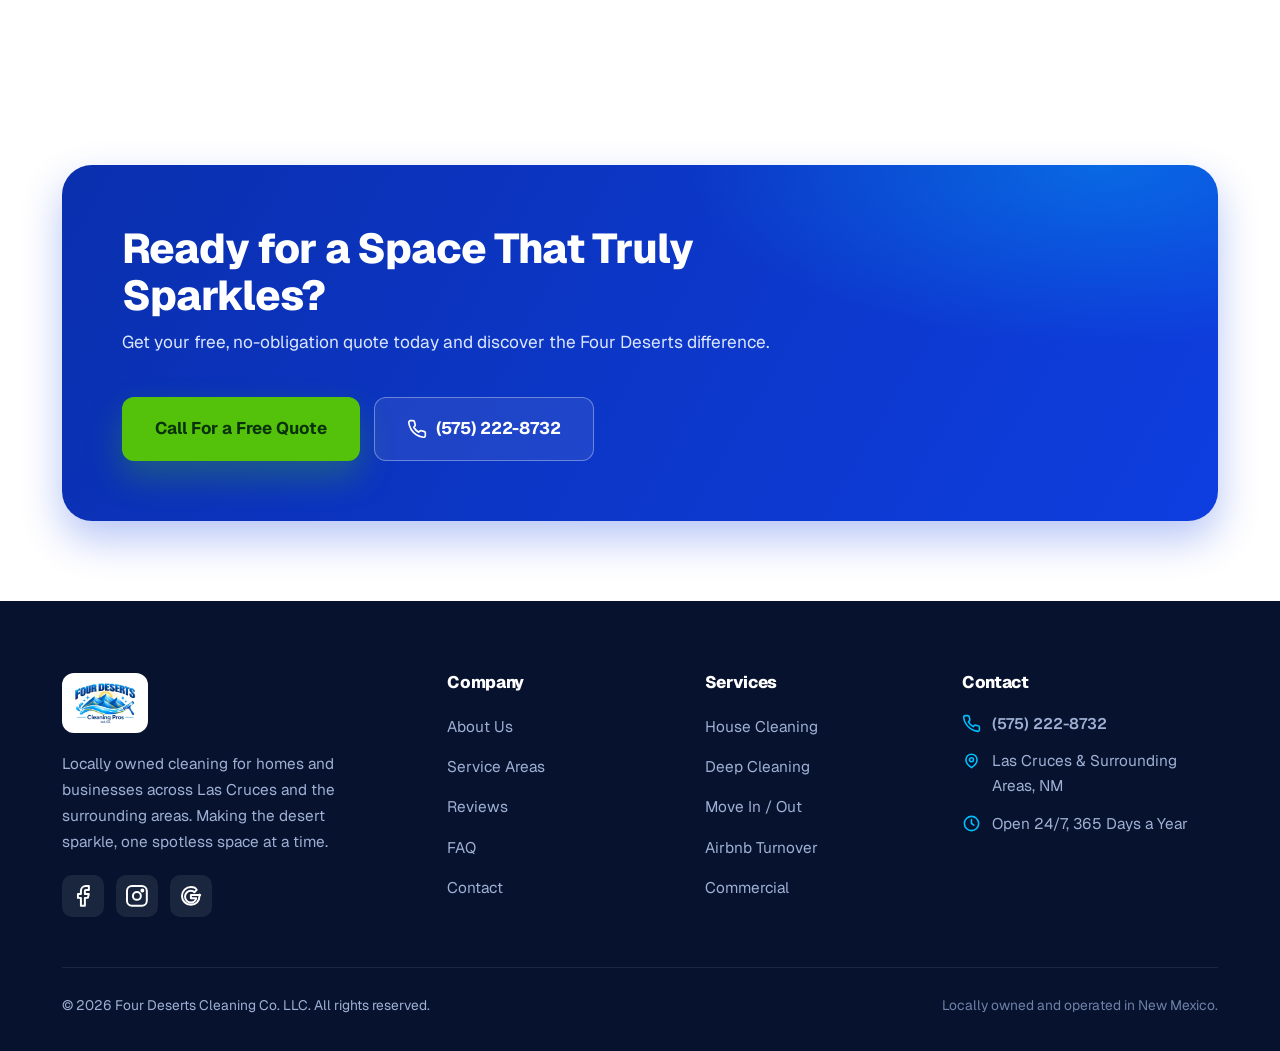
<file: services/move-in-out.html>
﻿<!DOCTYPE html>
<html lang="en">
<head>
  <meta charset="utf-8" />
  <meta name="viewport" content="width=device-width, initial-scale=1.0" />
  <title>Move In & Move Out Cleaning in Las Cruces, NM | Four Deserts Cleaning Co.</title>
  <meta name="description" content="Move in and move out cleaning in Las Cruces and surrounding areas. Deposit-friendly, detailed cleans for empty homes. Locally owned and insured. Request a free quote." />
  <meta name="robots" content="index, follow" />
  <meta name="theme-color" content="#0e3ee0" />
  <link rel="canonical" href="https://fourdesertscleaning.com/services/move-in-out.html" />

  <meta property="og:type" content="website" />
  <meta property="og:site_name" content="Four Deserts Cleaning Co. LLC" />
  <meta property="og:title" content="Move In and Move Out Cleaning | Four Deserts Cleaning Co." />
  <meta property="og:description" content="Move in and move out cleaning in Las Cruces and surrounding areas. Deposit-friendly, detailed cleans for empty homes. Locally owned and insured. Request a free quote." />
  <meta property="og:url" content="https://fourdesertscleaning.com/services/move-in-out.html" />
  <meta property="og:image" content="https://fourdesertscleaning.com/assets/images/move-in.jpg" />
  <meta name="twitter:card" content="summary_large_image" />
  <meta name="twitter:title" content="Move In and Move Out Cleaning | Four Deserts Cleaning Co." />
  <meta name="twitter:description" content="Move in and move out cleaning in Las Cruces and surrounding areas. Deposit-friendly, detailed cleans for empty homes. Locally owned and insured. Request a free quote." />
  <meta name="twitter:image" content="https://fourdesertscleaning.com/assets/images/move-in.jpg" />

  <link rel="icon" type="image/jpeg" href="../assets/images/logo.jpg" />
  <link rel="apple-touch-icon" href="../assets/images/logo.jpg" />
  <link rel="preconnect" href="https://fonts.googleapis.com" />
  <link rel="preconnect" href="https://fonts.gstatic.com" crossorigin />
  <link href="https://fonts.googleapis.com/css2?family=Geist:wght@400;500;600;700;800;900&display=swap" rel="stylesheet" />
  <link rel="stylesheet" href="../assets/css/styles.css" />

  <script type="application/ld+json">
  {
    "@context": "https://schema.org",
    "@type": "Service",
    "serviceType": "Move In and Move Out Cleaning",
    "provider": {
      "@type": "HomeAndConstructionBusiness",
      "name": "Four Deserts Cleaning Co. LLC",
      "telephone": "+1-575-222-8732",
      "areaServed": "Las Cruces, NM"
    },
    "areaServed": { "@type": "City", "name": "Las Cruces" },
    "description": "Move in and move out cleaning in Las Cruces and surrounding areas. Deposit-friendly, detailed cleans for empty homes. Locally owned and insured. Request a free quote."
  }
  </script>
</head>

<body>
  <div class="topbar">
    <div class="container">
      <div class="topbar-left">
        <a href="tel:+15752228732" aria-label="Call Four Deserts Cleaning"><svg class="svg-icon" viewBox="0 0 24 24"><path d="M22 16.92v3a2 2 0 0 1-2.18 2 19.79 19.79 0 0 1-8.63-3.07 19.5 19.5 0 0 1-6-6 19.79 19.79 0 0 1-3.07-8.67A2 2 0 0 1 4.11 2h3a2 2 0 0 1 2 1.72c.13.96.36 1.9.7 2.81a2 2 0 0 1-.45 2.11L8.09 9.91a16 16 0 0 0 6 6l1.27-1.27a2 2 0 0 1 2.11-.45c.9.34 1.85.57 2.81.7A2 2 0 0 1 22 16.92z"/></svg><span>(575) 222-8732</span></a>
        <span class="topbar-hours"><svg class="svg-icon" viewBox="0 0 24 24"><circle cx="12" cy="12" r="9"/><path d="M12 7v5l3 2"/></svg> Open 24/7, 365 Days a Year</span>
      </div>
      <div class="topbar-socials">
        <a href="https://www.facebook.com/profile.php?id=61594336485864" target="_blank" rel="noopener" aria-label="Facebook"><svg class="svg-icon" fill="currentColor" stroke="none" viewBox="0 0 24 24"><path d="M18 2h-3a5 5 0 0 0-5 5v3H7v4h3v8h4v-8h3l1-4h-4V7a1 1 0 0 1 1-1h3z"/></svg></a>
        <a href="https://www.instagram.com/four_deserts_cleaning_pros_ltd/" target="_blank" rel="noopener" aria-label="Instagram"><svg class="svg-icon" viewBox="0 0 24 24" fill="currentColor" stroke="none"><rect x="2" y="2" width="20" height="20" rx="5" fill="none" stroke="currentColor"/><circle cx="12" cy="12" r="4" fill="none" stroke="currentColor"/><circle cx="17.5" cy="6.5" r="1"/></svg></a>
        <a href="https://www.google.com/search?q=Four+Deserts+Cleaning+Pros+Ltd.+Co." target="_blank" rel="noopener" aria-label="Google"><svg class="svg-icon" viewBox="0 0 24 24" fill="currentColor" stroke="none"><path d="M21.35 11.1H12v3.2h5.35c-.25 1.5-1.75 4.4-5.35 4.4a5.9 5.9 0 0 1 0-11.8c1.7 0 2.85.72 3.5 1.35l2.4-2.3C16.9 3.9 14.7 3 12 3a9 9 0 1 0 0 18c5.2 0 8.65-3.65 8.65-8.8 0-.6-.07-1.05-.15-1.5z"/></svg></a>
      </div>
    </div>
  </div>

  <header class="header">
    <div class="container">
      <a href="../index.html" class="brand" aria-label="Four Deserts Cleaning Co. home">
        <img src="../assets/images/logo.jpg" alt="Four Deserts Cleaning Co. logo" />
        <span class="brand-text">
          <strong>Four Deserts Cleaning</strong>
          <span>Making the Desert Sparkle</span>
        </span>
      </a>
      <nav class="nav" aria-label="Primary">
        <div class="nav-links">
          <div class="nav-item has-dropdown">
            <button class="nav-dd-toggle" aria-haspopup="true" aria-expanded="false">Services <svg class="svg-icon" viewBox="0 0 24 24"><path d="m6 9 6 6 6-6"/></svg></button>
            <div class="nav-dropdown" role="menu">
              <a href="house-cleaning.html"><span class="dd-ic"><svg class="svg-icon" viewBox="0 0 24 24"><path d="M3 11l9-8 9 8"/><path d="M5 10v10h14V10"/></svg></span>Regular House Cleaning</a>
              <a href="deep-cleaning.html"><span class="dd-ic"><svg class="svg-icon" viewBox="0 0 24 24"><path d="M12 2 15 9l7 .5-5.5 4.5 2 7L12 17l-6.5 4 2-7L2 9.5 9 9z"/></svg></span>Deep Cleaning</a>
              <a href="move-in-out.html"><span class="dd-ic"><svg class="svg-icon" viewBox="0 0 24 24"><path d="M3 7h11v10H3z"/><path d="M14 10h4l3 3v4h-7z"/><circle cx="7" cy="18" r="1.6"/><circle cx="17.5" cy="18" r="1.6"/></svg></span>Move In &amp; Move Out</a>
              <a href="commercial-cleaning.html"><span class="dd-ic"><svg class="svg-icon" viewBox="0 0 24 24"><path d="M4 21V4h10v17"/><path d="M14 9h6v12"/><path d="M7 8h2M7 12h2M7 16h2"/></svg></span>Office &amp; Commercial</a>
              <a href="airbnb-turnover.html"><span class="dd-ic"><svg class="svg-icon" viewBox="0 0 24 24"><circle cx="8" cy="8" r="4"/><path d="m11 11 9 9"/><path d="m16 16 2-2 3 3-2 2z"/></svg></span>Airbnb &amp; Rental Turnover</a>
              <a href="janitorial.html"><span class="dd-ic"><svg class="svg-icon" viewBox="0 0 24 24"><path d="M10 2h4v5h-4z"/><path d="M9 7h6l1 6H8z"/><path d="M8 13h8v9H8z"/></svg></span>Janitorial Services</a>
              <a href="post-construction.html"><span class="dd-ic"><svg class="svg-icon" viewBox="0 0 24 24"><path d="M3 21h18"/><path d="M5 21V10l7-4 7 4v11"/><path d="M9 21v-6h6v6"/></svg></span>Post-Construction</a>
              <a href="../index.html#services" class="dd-all">View All Services <svg class="svg-icon" viewBox="0 0 24 24"><path d="M5 12h14M13 5l7 7-7 7"/></svg></a>
            </div>
          </div>
          <a href="../index.html#about">About</a>
          <a href="../index.html#areas">Service Areas</a>
          <a href="../index.html#reviews">Reviews</a>
          <a href="../index.html#faq">FAQ</a>
        </div>
        <div class="nav-cta">
          <a href="tel:+15752228732" class="nav-phone"><svg class="svg-icon" viewBox="0 0 24 24"><path d="M22 16.92v3a2 2 0 0 1-2.18 2 19.79 19.79 0 0 1-8.63-3.07 19.5 19.5 0 0 1-6-6 19.79 19.79 0 0 1-3.07-8.67A2 2 0 0 1 4.11 2h3a2 2 0 0 1 2 1.72c.13.96.36 1.9.7 2.81a2 2 0 0 1-.45 2.11L8.09 9.91a16 16 0 0 0 6 6l1.27-1.27a2 2 0 0 1 2.11-.45c.9.34 1.85.57 2.81.7A2 2 0 0 1 22 16.92z"/></svg> (575) 222-8732</a>
          <a href="tel:+15752228732" class="btn btn-primary">Call For a Free Quote</a>
          <button class="menu-toggle" id="menuToggle" aria-label="Open menu" aria-expanded="false"><svg class="svg-icon" viewBox="0 0 24 24"><path d="M3 6h18M3 12h18M3 18h18"/></svg></button>
        </div>
      </nav>
    </div>
  </header>

  <div class="drawer-backdrop" id="drawerBackdrop"></div>
  <aside class="drawer" id="drawer" aria-label="Mobile navigation">
    <div class="drawer-head">
      <span class="brand-text"><strong>Four Deserts</strong><span>Cleaning Co.</span></span>
      <button class="drawer-close" id="drawerClose" aria-label="Close menu"><svg class="svg-icon" viewBox="0 0 24 24"><path d="M18 6 6 18M6 6l12 12"/></svg></button>
    </div>
    <div class="drawer-group">
      <button class="drawer-sub-toggle" aria-expanded="false">Services <svg class="svg-icon" viewBox="0 0 24 24"><path d="m6 9 6 6 6-6"/></svg></button>
      <div class="drawer-sub">
        <a href="house-cleaning.html">Regular House Cleaning</a>
        <a href="deep-cleaning.html">Deep Cleaning</a>
        <a href="move-in-out.html">Move In &amp; Move Out</a>
        <a href="commercial-cleaning.html">Office &amp; Commercial</a>
        <a href="airbnb-turnover.html">Airbnb &amp; Rental Turnover</a>
        <a href="janitorial.html">Janitorial Services</a>
        <a href="post-construction.html">Post-Construction</a>
        <a href="../index.html#services">View All Services</a>
      </div>
    </div>
    <a class="drawer-link" href="../index.html#about">About Us</a>
    <a class="drawer-link" href="../index.html#areas">Service Areas</a>
    <a class="drawer-link" href="../index.html#reviews">Reviews</a>
    <a class="drawer-link" href="../index.html#faq">FAQ</a>
    <a class="drawer-link" href="../index.html#contact">Contact</a>
    <a href="tel:+15752228732" class="btn btn-primary drawer-link-cta">Call For a Free Quote</a>
    <div class="drawer-contact">Call us anytime:<br /><a href="tel:+15752228732">(575) 222-8732</a></div>
  </aside>

  <section class="svc-hero">
    <div class="container svc-hero-grid">
      <div class="svc-hero-copy reveal">
        <nav class="breadcrumb" aria-label="Breadcrumb">
          <a href="../index.html">Home</a>
          <span class="sep">/</span>
          <a href="../index.html#services">Services</a>
          <span class="sep">/</span>
          <span class="current">Move In and Move Out Cleaning</span>
        </nav>
        <span class="eyebrow"><svg class="svg-icon" viewBox="0 0 24 24"><path d="M12 2 15 9l7 .5-5.5 4.5 2 7L12 17l-6.5 4 2-7L2 9.5 9 9z"/></svg> Moving Cleaning</span>
        <h1>Move In and Move Out Cleaning</h1>
        <p class="lead">Start fresh or leave it spotless. We prepare empty homes for the next chapter with a thorough, deposit-friendly clean from top to bottom.</p>
        <div class="svc-hero-actions">
          <a href="tel:+15752228732" class="btn btn-primary btn-lg">Call For a Free Quote <svg class="svg-icon" viewBox="0 0 24 24"><path d="M22 16.92v3a2 2 0 0 1-2.18 2 19.79 19.79 0 0 1-8.63-3.07 19.5 19.5 0 0 1-6-6 19.79 19.79 0 0 1-3.07-8.67A2 2 0 0 1 4.11 2h3a2 2 0 0 1 2 1.72c.13.96.36 1.9.7 2.81a2 2 0 0 1-.45 2.11L8.09 9.91a16 16 0 0 0 6 6l1.27-1.27a2 2 0 0 1 2.11-.45c.9.34 1.85.57 2.81.7A2 2 0 0 1 22 16.92z"/></svg></a>
          <a href="tel:+15752228732" class="btn btn-ghost btn-lg"><svg class="svg-icon" viewBox="0 0 24 24"><path d="M22 16.92v3a2 2 0 0 1-2.18 2 19.79 19.79 0 0 1-8.63-3.07 19.5 19.5 0 0 1-6-6 19.79 19.79 0 0 1-3.07-8.67A2 2 0 0 1 4.11 2h3a2 2 0 0 1 2 1.72c.13.96.36 1.9.7 2.81a2 2 0 0 1-.45 2.11L8.09 9.91a16 16 0 0 0 6 6l1.27-1.27a2 2 0 0 1 2.11-.45c.9.34 1.85.57 2.81.7A2 2 0 0 1 22 16.92z"/></svg> Call Us</a>
        </div>
      </div>
      <div class="svc-hero-media reveal">
        <span class="hero-glow" aria-hidden="true"></span>
        <img src="../assets/images/move-in.jpg" alt="Empty home being cleaned for move in" width="720" height="600" />
      </div>
    </div>
  </section>

  <section class="section">
    <div class="container included-grid">
      <div class="included-copy reveal">
        <span class="eyebrow"><svg class="svg-icon" viewBox="0 0 24 24"><path d="M20 7 9 18l-5-5"/></svg> What Is Included</span>
        <h2>Everything We Cover</h2>
        <p>We clean empty homes with extra attention to the details that matter to landlords, buyers, and new residents.</p>
        <ul class="checklist">
            <li><svg class="svg-icon" viewBox="0 0 24 24"><path d="M20 7 9 18l-5-5"/></svg>Inside all cabinets and drawers</li>
            <li><svg class="svg-icon" viewBox="0 0 24 24"><path d="M20 7 9 18l-5-5"/></svg>Inside oven and refrigerator</li>
            <li><svg class="svg-icon" viewBox="0 0 24 24"><path d="M20 7 9 18l-5-5"/></svg>Baseboards and spot-cleaned walls</li>
            <li><svg class="svg-icon" viewBox="0 0 24 24"><path d="M20 7 9 18l-5-5"/></svg>All floors deep cleaned</li>
            <li><svg class="svg-icon" viewBox="0 0 24 24"><path d="M20 7 9 18l-5-5"/></svg>Bathrooms fully sanitized</li>
            <li><svg class="svg-icon" viewBox="0 0 24 24"><path d="M20 7 9 18l-5-5"/></svg>Windows, sills, and tracks</li>
            <li><svg class="svg-icon" viewBox="0 0 24 24"><path d="M20 7 9 18l-5-5"/></svg>Closets wiped down</li>
            <li><svg class="svg-icon" viewBox="0 0 24 24"><path d="M20 7 9 18l-5-5"/></svg>Fixtures and hardware</li>
        </ul>
      </div>
      <div class="included-media reveal">
        <img src="../assets/images/movers.jpg" alt="Moving boxes in a freshly cleaned room" loading="lazy" />
      </div>
    </div>
  </section>

  <section class="section bg-soft">
    <div class="container">
      <div class="section-head reveal">
        <span class="eyebrow"><svg class="svg-icon" viewBox="0 0 24 24"><path d="M12 2 15 9l7 .5-5.5 4.5 2 7L12 17l-6.5 4 2-7L2 9.5 9 9z"/></svg> Why Four Deserts</span>
        <h2 class="title">Why Choose Us for Move In and Move Out Cleaning</h2>
      </div>
      <div class="svc-benefits">
        <div class="svc-benefit reveal">
          <span class="icon-circle"><svg class="svg-icon" viewBox="0 0 24 24"><path d="M12 3l7 3v5c0 5-3.5 8-7 10-3.5-2-7-5-7-10V6z"/><path d="M9 12l2 2 4-4"/></svg></span>
          <h4>Deposit-Friendly</h4>
          <p>A spotless finish that helps you impress landlords, agents, and new buyers.</p>
        </div>
        <div class="svc-benefit reveal">
          <span class="icon-circle"><svg class="svg-icon" viewBox="0 0 24 24"><path d="M12 2 15 9l7 .5-5.5 4.5 2 7L12 17l-6.5 4 2-7L2 9.5 9 9z"/></svg></span>
          <h4>Empty-Home Detail</h4>
          <p>With rooms cleared, we reach every corner for a truly complete clean.</p>
        </div>
        <div class="svc-benefit reveal">
          <span class="icon-circle"><svg class="svg-icon" viewBox="0 0 24 24"><rect x="3" y="4" width="18" height="17" rx="2" fill="none" stroke="currentColor"/><path d="M3 9h18M8 2v4M16 2v4"/></svg></span>
          <h4>On Your Timeline</h4>
          <p>We work around your move dates to keep your transition smooth and stress free.</p>
        </div>
      </div>
    </div>
  </section>

  <section class="section">
    <div class="container included-grid reverse">
      <div class="included-media reveal">
        <img src="../assets/images/move-in-2.jpg" alt="Detailed move out cleaning in progress" loading="lazy" />
      </div>
      <div class="included-copy reveal">
        <span class="eyebrow"><svg class="svg-icon" viewBox="0 0 24 24"><path d="M12 2 15 9l7 .5-5.5 4.5 2 7L12 17l-6.5 4 2-7L2 9.5 9 9z"/></svg> The Difference</span>
        <h2>Moving Made Easier</h2>
        <p>Moving is stressful enough. Let us handle the cleaning so you can focus on the move itself. Whether you are handing over the keys or settling into a new place, we make sure it is fresh and ready.</p>
        <div class="svc-hero-actions">
          <a href="tel:+15752228732" class="btn btn-primary">Call For a Free Quote <svg class="svg-icon" viewBox="0 0 24 24"><path d="M22 16.92v3a2 2 0 0 1-2.18 2 19.79 19.79 0 0 1-8.63-3.07 19.5 19.5 0 0 1-6-6 19.79 19.79 0 0 1-3.07-8.67A2 2 0 0 1 4.11 2h3a2 2 0 0 1 2 1.72c.13.96.36 1.9.7 2.81a2 2 0 0 1-.45 2.11L8.09 9.91a16 16 0 0 0 6 6l1.27-1.27a2 2 0 0 1 2.11-.45c.9.34 1.85.57 2.81.7A2 2 0 0 1 22 16.92z"/></svg></a>
        </div>
      </div>
    </div>
  </section>

  <section class="section">
    <div class="container">
      <div class="section-head reveal">
        <span class="eyebrow"><svg class="svg-icon" viewBox="0 0 24 24"><path d="M12 2 15 9l7 .5-5.5 4.5 2 7L12 17l-6.5 4 2-7L2 9.5 9 9z"/></svg> Explore More</span>
        <h2 class="title">Other Services You May Like</h2>
      </div>
      <div class="related-grid">
        <a class="related-card" href="house-cleaning.html"><span class="icon-circle"><svg class="svg-icon" viewBox="0 0 24 24"><path d="M3 11l9-8 9 8"/><path d="M5 10v10h14V10"/></svg></span>Regular House Cleaning</a>
        <a class="related-card" href="deep-cleaning.html"><span class="icon-circle"><svg class="svg-icon" viewBox="0 0 24 24"><path d="M12 2 15 9l7 .5-5.5 4.5 2 7L12 17l-6.5 4 2-7L2 9.5 9 9z"/></svg></span>Deep Cleaning</a>
        <a class="related-card" href="commercial-cleaning.html"><span class="icon-circle"><svg class="svg-icon" viewBox="0 0 24 24"><path d="M4 21V4h10v17"/><path d="M14 9h6v12"/><path d="M7 8h2M7 12h2M7 16h2"/></svg></span>Office &amp; Commercial</a>
        <a class="related-card" href="airbnb-turnover.html"><span class="icon-circle"><svg class="svg-icon" viewBox="0 0 24 24"><circle cx="8" cy="8" r="4"/><path d="m11 11 9 9"/><path d="m16 16 2-2 3 3-2 2z"/></svg></span>Airbnb &amp; Rental Turnover</a>
      </div>
    </div>
  </section>

  <section class="cta">
    <div class="container">
      <div class="cta-inner reveal">
        <div>
          <h2>Ready for a Space That Truly Sparkles?</h2>
          <p>Get your free, no-obligation quote today and discover the Four Deserts difference.</p>
        </div>
        <div class="cta-actions">
          <a href="tel:+15752228732" class="btn btn-green btn-lg">Call For a Free Quote</a>
          <a href="tel:+15752228732" class="btn btn-outline-light btn-lg"><svg class="svg-icon" viewBox="0 0 24 24"><path d="M22 16.92v3a2 2 0 0 1-2.18 2 19.79 19.79 0 0 1-8.63-3.07 19.5 19.5 0 0 1-6-6 19.79 19.79 0 0 1-3.07-8.67A2 2 0 0 1 4.11 2h3a2 2 0 0 1 2 1.72c.13.96.36 1.9.7 2.81a2 2 0 0 1-.45 2.11L8.09 9.91a16 16 0 0 0 6 6l1.27-1.27a2 2 0 0 1 2.11-.45c.9.34 1.85.57 2.81.7A2 2 0 0 1 22 16.92z"/></svg> (575) 222-8732</a>
        </div>
      </div>
    </div>
  </section>

  <footer class="footer">
    <div class="container">
      <div class="footer-grid">
        <div class="footer-brand">
          <img src="../assets/images/logo.jpg" alt="Four Deserts Cleaning Co. logo" />
          <p>Locally owned cleaning for homes and businesses across Las Cruces and the surrounding areas. Making the desert sparkle, one spotless space at a time.</p>
          <div class="footer-socials">
            <a href="https://www.facebook.com/profile.php?id=61594336485864" target="_blank" rel="noopener" aria-label="Facebook"><svg class="svg-icon" viewBox="0 0 24 24" fill="currentColor" stroke="none"><path d="M18 2h-3a5 5 0 0 0-5 5v3H7v4h3v8h4v-8h3l1-4h-4V7a1 1 0 0 1 1-1h3z"/></svg></a>
            <a href="https://www.instagram.com/four_deserts_cleaning_pros_ltd/" target="_blank" rel="noopener" aria-label="Instagram"><svg class="svg-icon" viewBox="0 0 24 24" fill="currentColor" stroke="none"><rect x="2" y="2" width="20" height="20" rx="5" fill="none" stroke="currentColor"/><circle cx="12" cy="12" r="4" fill="none" stroke="currentColor"/><circle cx="17.5" cy="6.5" r="1"/></svg></a>
            <a href="https://www.google.com/search?q=Four+Deserts+Cleaning+Pros+Ltd.+Co." target="_blank" rel="noopener" aria-label="Google"><svg class="svg-icon" viewBox="0 0 24 24" fill="currentColor" stroke="none"><path d="M21.35 11.1H12v3.2h5.35c-.25 1.5-1.75 4.4-5.35 4.4a5.9 5.9 0 0 1 0-11.8c1.7 0 2.85.72 3.5 1.35l2.4-2.3C16.9 3.9 14.7 3 12 3a9 9 0 1 0 0 18c5.2 0 8.65-3.65 8.65-8.8 0-.6-.07-1.05-.15-1.5z"/></svg></a>
          </div>
        </div>
        <div>
          <h5>Company</h5>
          <ul>
            <li><a href="../index.html#about">About Us</a></li>
            <li><a href="../index.html#areas">Service Areas</a></li>
            <li><a href="../index.html#reviews">Reviews</a></li>
            <li><a href="../index.html#faq">FAQ</a></li>
            <li><a href="../index.html#contact">Contact</a></li>
          </ul>
        </div>
        <div>
          <h5>Services</h5>
          <ul>
            <li><a href="house-cleaning.html">House Cleaning</a></li>
            <li><a href="deep-cleaning.html">Deep Cleaning</a></li>
            <li><a href="move-in-out.html">Move In / Out</a></li>
            <li><a href="airbnb-turnover.html">Airbnb Turnover</a></li>
            <li><a href="commercial-cleaning.html">Commercial</a></li>
          </ul>
        </div>
        <div>
          <h5>Contact</h5>
          <ul class="footer-contact">
            <li><svg class="svg-icon" viewBox="0 0 24 24"><path d="M22 16.92v3a2 2 0 0 1-2.18 2 19.79 19.79 0 0 1-8.63-3.07 19.5 19.5 0 0 1-6-6 19.79 19.79 0 0 1-3.07-8.67A2 2 0 0 1 4.11 2h3a2 2 0 0 1 2 1.72c.13.96.36 1.9.7 2.81a2 2 0 0 1-.45 2.11L8.09 9.91a16 16 0 0 0 6 6l1.27-1.27a2 2 0 0 1 2.11-.45c.9.34 1.85.57 2.81.7A2 2 0 0 1 22 16.92z"/></svg><a href="tel:+15752228732">(575) 222-8732</a></li>
            
            <li><svg class="svg-icon" viewBox="0 0 24 24"><path d="M12 21s-7-4.5-7-10a7 7 0 0 1 14 0c0 5.5-7 10-7 10z"/><circle cx="12" cy="11" r="2.5"/></svg>Las Cruces &amp; Surrounding Areas, NM</li>
            <li><svg class="svg-icon" viewBox="0 0 24 24"><circle cx="12" cy="12" r="9"/><path d="M12 7v5l3 2"/></svg>Open 24/7, 365 Days a Year</li>
          </ul>
        </div>
      </div>
      <div class="footer-bottom">
        <p>© <span id="year">2026</span> Four Deserts Cleaning Co. LLC. All rights reserved.</p>
        <p class="made">Locally owned and operated in New Mexico.</p>
      </div>
    </div>
  </footer>

  <script src="../assets/js/main.js" defer></script>
</body>
</html>
</file>
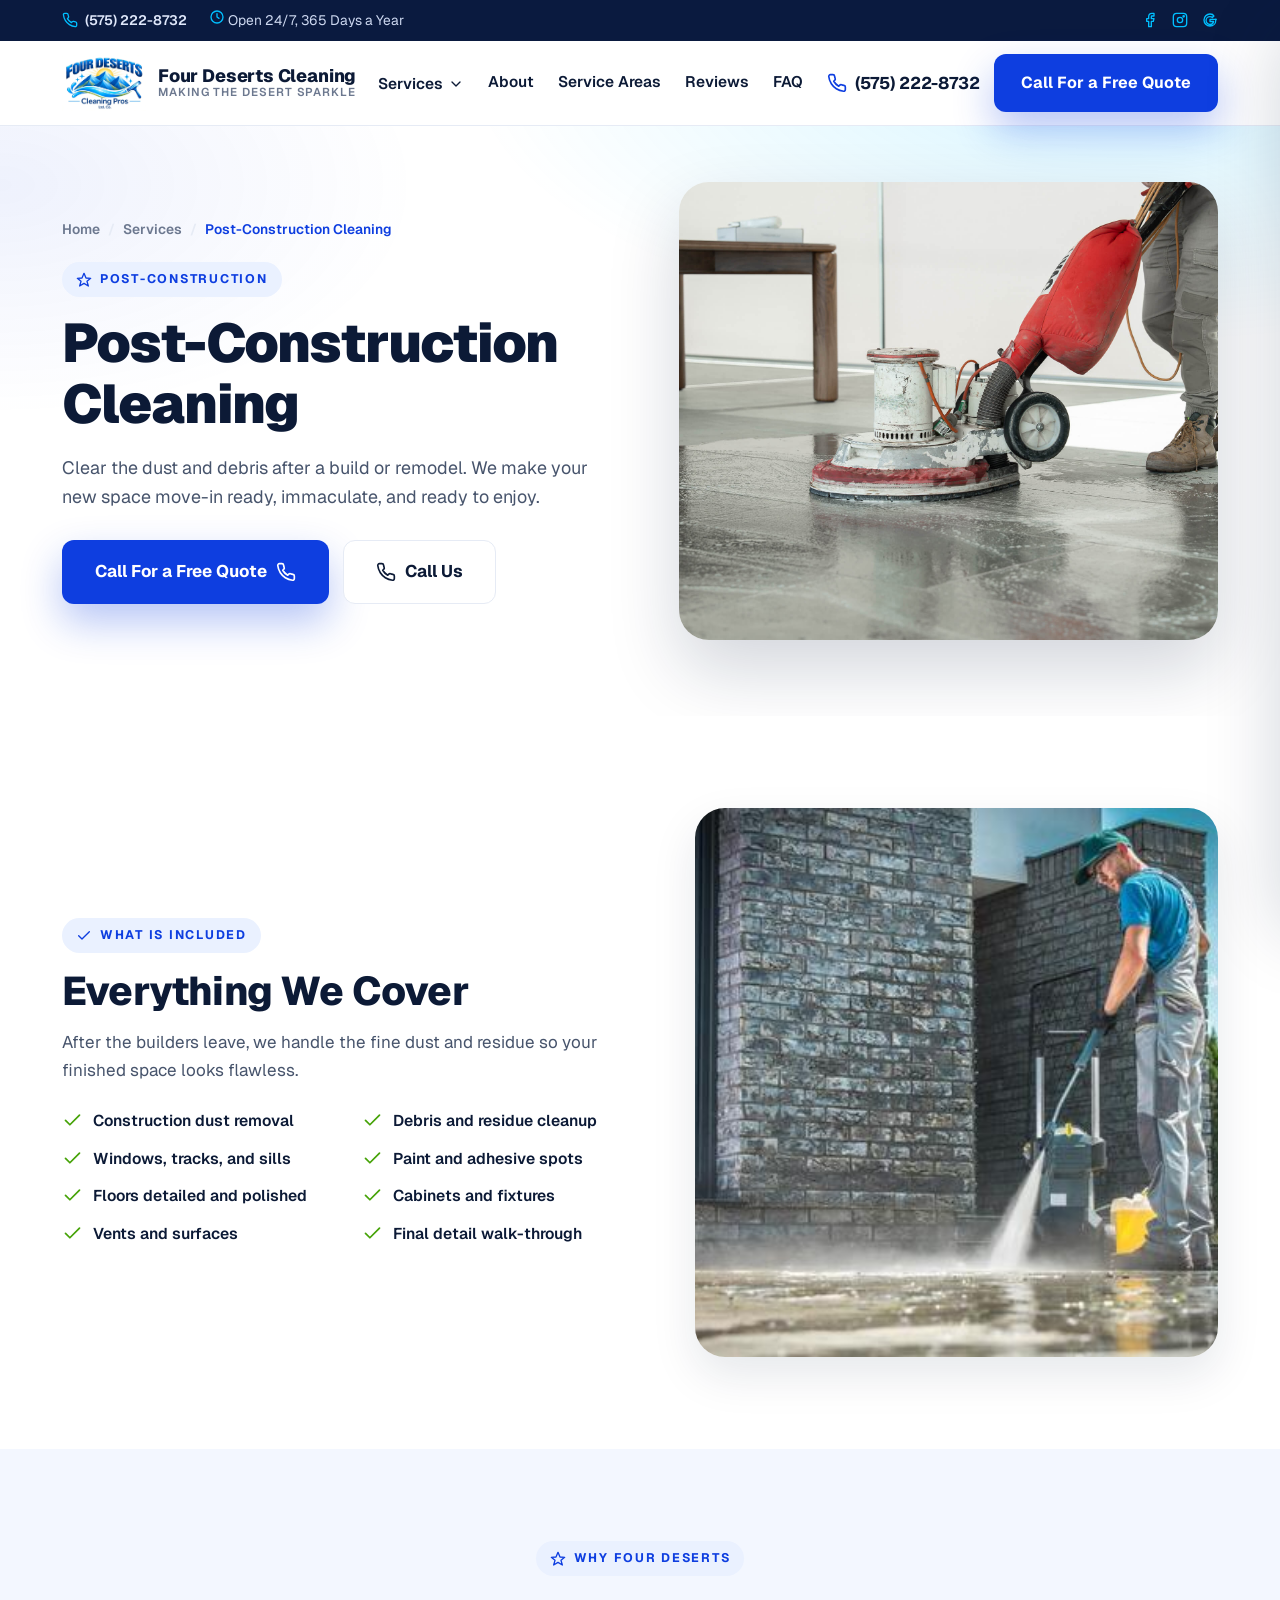
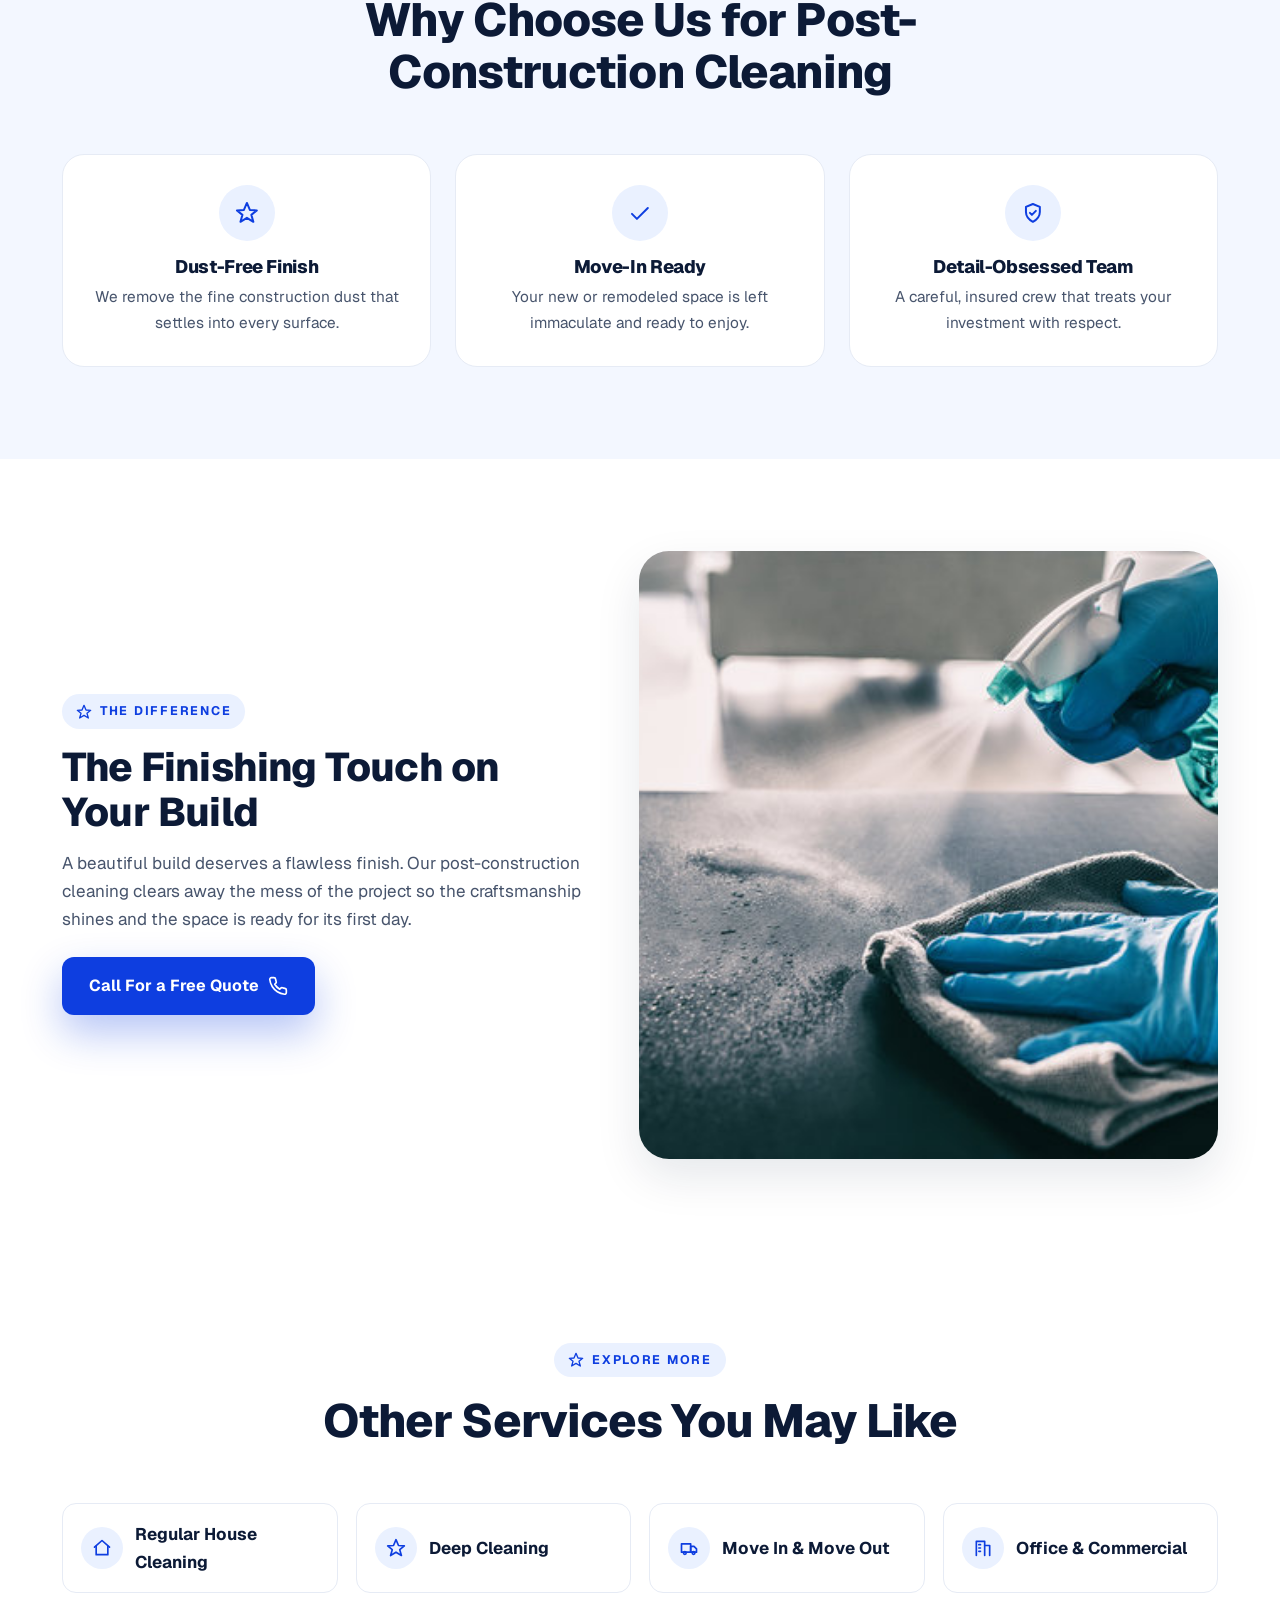
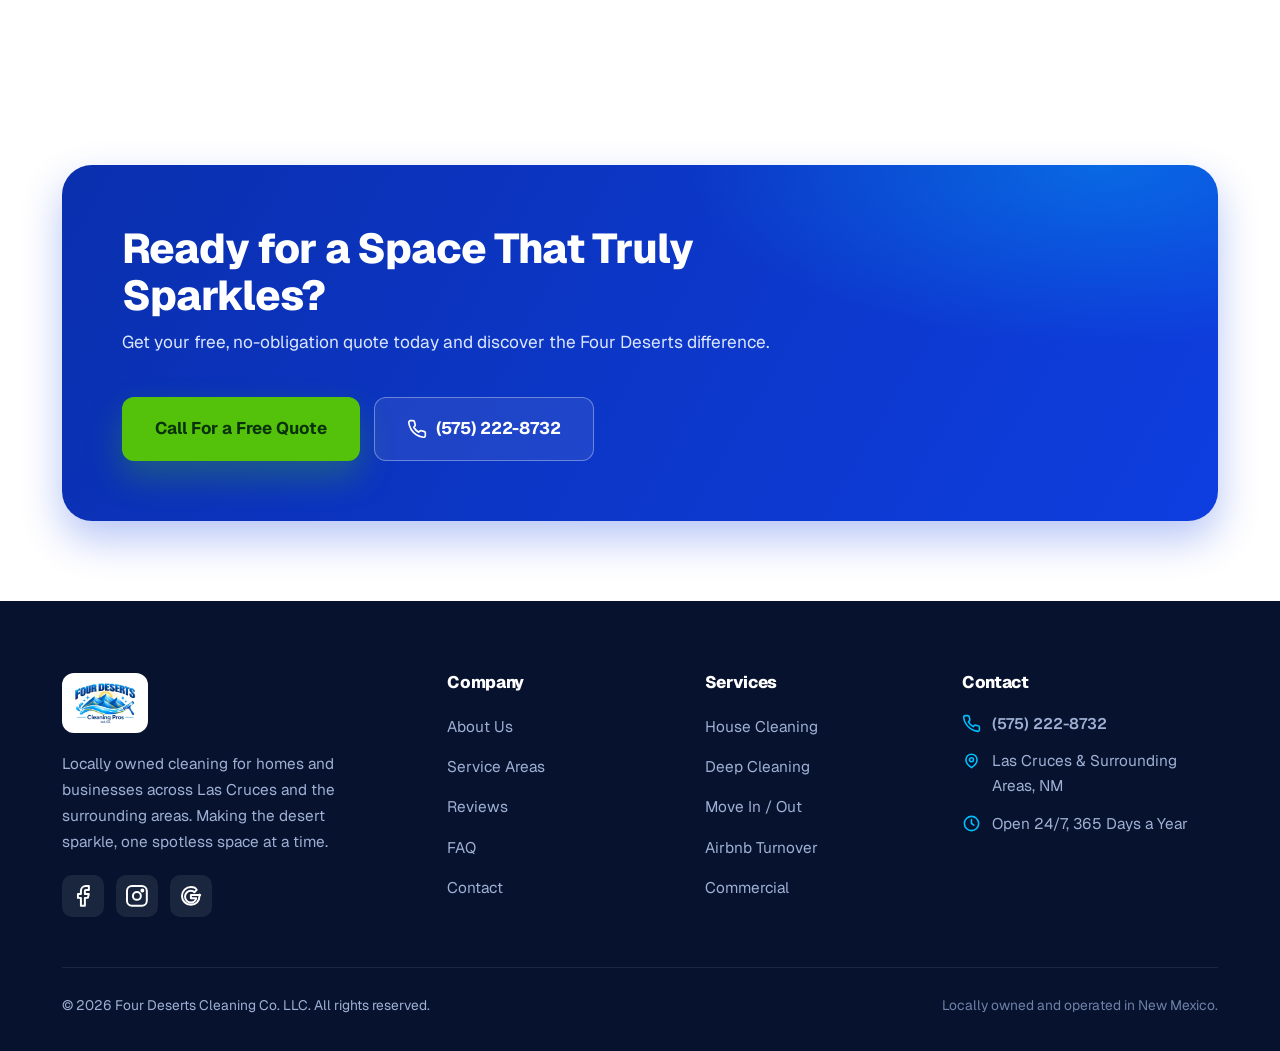
<file: services/post-construction.html>
﻿<!DOCTYPE html>
<html lang="en">
<head>
  <meta charset="utf-8" />
  <meta name="viewport" content="width=device-width, initial-scale=1.0" />
  <title>Post-Construction Cleaning in Las Cruces, NM | Four Deserts Cleaning Co.</title>
  <meta name="description" content="Post-construction cleaning in Las Cruces and surrounding areas. We remove dust and debris after builds and remodels for a move-in ready finish. Request a free quote." />
  <meta name="robots" content="index, follow" />
  <meta name="theme-color" content="#0e3ee0" />
  <link rel="canonical" href="https://fourdesertscleaning.com/services/post-construction.html" />

  <meta property="og:type" content="website" />
  <meta property="og:site_name" content="Four Deserts Cleaning Co. LLC" />
  <meta property="og:title" content="Post-Construction Cleaning | Four Deserts Cleaning Co." />
  <meta property="og:description" content="Post-construction cleaning in Las Cruces and surrounding areas. We remove dust and debris after builds and remodels for a move-in ready finish. Request a free quote." />
  <meta property="og:url" content="https://fourdesertscleaning.com/services/post-construction.html" />
  <meta property="og:image" content="https://fourdesertscleaning.com/assets/images/post-construction.jpg" />
  <meta name="twitter:card" content="summary_large_image" />
  <meta name="twitter:title" content="Post-Construction Cleaning | Four Deserts Cleaning Co." />
  <meta name="twitter:description" content="Post-construction cleaning in Las Cruces and surrounding areas. We remove dust and debris after builds and remodels for a move-in ready finish. Request a free quote." />
  <meta name="twitter:image" content="https://fourdesertscleaning.com/assets/images/post-construction.jpg" />

  <link rel="icon" type="image/jpeg" href="../assets/images/logo.jpg" />
  <link rel="apple-touch-icon" href="../assets/images/logo.jpg" />
  <link rel="preconnect" href="https://fonts.googleapis.com" />
  <link rel="preconnect" href="https://fonts.gstatic.com" crossorigin />
  <link href="https://fonts.googleapis.com/css2?family=Geist:wght@400;500;600;700;800;900&display=swap" rel="stylesheet" />
  <link rel="stylesheet" href="../assets/css/styles.css" />

  <script type="application/ld+json">
  {
    "@context": "https://schema.org",
    "@type": "Service",
    "serviceType": "Post-Construction Cleaning",
    "provider": {
      "@type": "HomeAndConstructionBusiness",
      "name": "Four Deserts Cleaning Co. LLC",
      "telephone": "+1-575-222-8732",
      "areaServed": "Las Cruces, NM"
    },
    "areaServed": { "@type": "City", "name": "Las Cruces" },
    "description": "Post-construction cleaning in Las Cruces and surrounding areas. We remove dust and debris after builds and remodels for a move-in ready finish. Request a free quote."
  }
  </script>
</head>

<body>
  <div class="topbar">
    <div class="container">
      <div class="topbar-left">
        <a href="tel:+15752228732" aria-label="Call Four Deserts Cleaning"><svg class="svg-icon" viewBox="0 0 24 24"><path d="M22 16.92v3a2 2 0 0 1-2.18 2 19.79 19.79 0 0 1-8.63-3.07 19.5 19.5 0 0 1-6-6 19.79 19.79 0 0 1-3.07-8.67A2 2 0 0 1 4.11 2h3a2 2 0 0 1 2 1.72c.13.96.36 1.9.7 2.81a2 2 0 0 1-.45 2.11L8.09 9.91a16 16 0 0 0 6 6l1.27-1.27a2 2 0 0 1 2.11-.45c.9.34 1.85.57 2.81.7A2 2 0 0 1 22 16.92z"/></svg><span>(575) 222-8732</span></a>
        <span class="topbar-hours"><svg class="svg-icon" viewBox="0 0 24 24"><circle cx="12" cy="12" r="9"/><path d="M12 7v5l3 2"/></svg> Open 24/7, 365 Days a Year</span>
      </div>
      <div class="topbar-socials">
        <a href="https://www.facebook.com/profile.php?id=61594336485864" target="_blank" rel="noopener" aria-label="Facebook"><svg class="svg-icon" fill="currentColor" stroke="none" viewBox="0 0 24 24"><path d="M18 2h-3a5 5 0 0 0-5 5v3H7v4h3v8h4v-8h3l1-4h-4V7a1 1 0 0 1 1-1h3z"/></svg></a>
        <a href="https://www.instagram.com/four_deserts_cleaning_pros_ltd/" target="_blank" rel="noopener" aria-label="Instagram"><svg class="svg-icon" viewBox="0 0 24 24" fill="currentColor" stroke="none"><rect x="2" y="2" width="20" height="20" rx="5" fill="none" stroke="currentColor"/><circle cx="12" cy="12" r="4" fill="none" stroke="currentColor"/><circle cx="17.5" cy="6.5" r="1"/></svg></a>
        <a href="https://www.google.com/search?q=Four+Deserts+Cleaning+Pros+Ltd.+Co." target="_blank" rel="noopener" aria-label="Google"><svg class="svg-icon" viewBox="0 0 24 24" fill="currentColor" stroke="none"><path d="M21.35 11.1H12v3.2h5.35c-.25 1.5-1.75 4.4-5.35 4.4a5.9 5.9 0 0 1 0-11.8c1.7 0 2.85.72 3.5 1.35l2.4-2.3C16.9 3.9 14.7 3 12 3a9 9 0 1 0 0 18c5.2 0 8.65-3.65 8.65-8.8 0-.6-.07-1.05-.15-1.5z"/></svg></a>
      </div>
    </div>
  </div>

  <header class="header">
    <div class="container">
      <a href="../index.html" class="brand" aria-label="Four Deserts Cleaning Co. home">
        <img src="../assets/images/logo.jpg" alt="Four Deserts Cleaning Co. logo" />
        <span class="brand-text">
          <strong>Four Deserts Cleaning</strong>
          <span>Making the Desert Sparkle</span>
        </span>
      </a>
      <nav class="nav" aria-label="Primary">
        <div class="nav-links">
          <div class="nav-item has-dropdown">
            <button class="nav-dd-toggle" aria-haspopup="true" aria-expanded="false">Services <svg class="svg-icon" viewBox="0 0 24 24"><path d="m6 9 6 6 6-6"/></svg></button>
            <div class="nav-dropdown" role="menu">
              <a href="house-cleaning.html"><span class="dd-ic"><svg class="svg-icon" viewBox="0 0 24 24"><path d="M3 11l9-8 9 8"/><path d="M5 10v10h14V10"/></svg></span>Regular House Cleaning</a>
              <a href="deep-cleaning.html"><span class="dd-ic"><svg class="svg-icon" viewBox="0 0 24 24"><path d="M12 2 15 9l7 .5-5.5 4.5 2 7L12 17l-6.5 4 2-7L2 9.5 9 9z"/></svg></span>Deep Cleaning</a>
              <a href="move-in-out.html"><span class="dd-ic"><svg class="svg-icon" viewBox="0 0 24 24"><path d="M3 7h11v10H3z"/><path d="M14 10h4l3 3v4h-7z"/><circle cx="7" cy="18" r="1.6"/><circle cx="17.5" cy="18" r="1.6"/></svg></span>Move In &amp; Move Out</a>
              <a href="commercial-cleaning.html"><span class="dd-ic"><svg class="svg-icon" viewBox="0 0 24 24"><path d="M4 21V4h10v17"/><path d="M14 9h6v12"/><path d="M7 8h2M7 12h2M7 16h2"/></svg></span>Office &amp; Commercial</a>
              <a href="airbnb-turnover.html"><span class="dd-ic"><svg class="svg-icon" viewBox="0 0 24 24"><circle cx="8" cy="8" r="4"/><path d="m11 11 9 9"/><path d="m16 16 2-2 3 3-2 2z"/></svg></span>Airbnb &amp; Rental Turnover</a>
              <a href="janitorial.html"><span class="dd-ic"><svg class="svg-icon" viewBox="0 0 24 24"><path d="M10 2h4v5h-4z"/><path d="M9 7h6l1 6H8z"/><path d="M8 13h8v9H8z"/></svg></span>Janitorial Services</a>
              <a href="post-construction.html"><span class="dd-ic"><svg class="svg-icon" viewBox="0 0 24 24"><path d="M3 21h18"/><path d="M5 21V10l7-4 7 4v11"/><path d="M9 21v-6h6v6"/></svg></span>Post-Construction</a>
              <a href="../index.html#services" class="dd-all">View All Services <svg class="svg-icon" viewBox="0 0 24 24"><path d="M5 12h14M13 5l7 7-7 7"/></svg></a>
            </div>
          </div>
          <a href="../index.html#about">About</a>
          <a href="../index.html#areas">Service Areas</a>
          <a href="../index.html#reviews">Reviews</a>
          <a href="../index.html#faq">FAQ</a>
        </div>
        <div class="nav-cta">
          <a href="tel:+15752228732" class="nav-phone"><svg class="svg-icon" viewBox="0 0 24 24"><path d="M22 16.92v3a2 2 0 0 1-2.18 2 19.79 19.79 0 0 1-8.63-3.07 19.5 19.5 0 0 1-6-6 19.79 19.79 0 0 1-3.07-8.67A2 2 0 0 1 4.11 2h3a2 2 0 0 1 2 1.72c.13.96.36 1.9.7 2.81a2 2 0 0 1-.45 2.11L8.09 9.91a16 16 0 0 0 6 6l1.27-1.27a2 2 0 0 1 2.11-.45c.9.34 1.85.57 2.81.7A2 2 0 0 1 22 16.92z"/></svg> (575) 222-8732</a>
          <a href="tel:+15752228732" class="btn btn-primary">Call For a Free Quote</a>
          <button class="menu-toggle" id="menuToggle" aria-label="Open menu" aria-expanded="false"><svg class="svg-icon" viewBox="0 0 24 24"><path d="M3 6h18M3 12h18M3 18h18"/></svg></button>
        </div>
      </nav>
    </div>
  </header>

  <div class="drawer-backdrop" id="drawerBackdrop"></div>
  <aside class="drawer" id="drawer" aria-label="Mobile navigation">
    <div class="drawer-head">
      <span class="brand-text"><strong>Four Deserts</strong><span>Cleaning Co.</span></span>
      <button class="drawer-close" id="drawerClose" aria-label="Close menu"><svg class="svg-icon" viewBox="0 0 24 24"><path d="M18 6 6 18M6 6l12 12"/></svg></button>
    </div>
    <div class="drawer-group">
      <button class="drawer-sub-toggle" aria-expanded="false">Services <svg class="svg-icon" viewBox="0 0 24 24"><path d="m6 9 6 6 6-6"/></svg></button>
      <div class="drawer-sub">
        <a href="house-cleaning.html">Regular House Cleaning</a>
        <a href="deep-cleaning.html">Deep Cleaning</a>
        <a href="move-in-out.html">Move In &amp; Move Out</a>
        <a href="commercial-cleaning.html">Office &amp; Commercial</a>
        <a href="airbnb-turnover.html">Airbnb &amp; Rental Turnover</a>
        <a href="janitorial.html">Janitorial Services</a>
        <a href="post-construction.html">Post-Construction</a>
        <a href="../index.html#services">View All Services</a>
      </div>
    </div>
    <a class="drawer-link" href="../index.html#about">About Us</a>
    <a class="drawer-link" href="../index.html#areas">Service Areas</a>
    <a class="drawer-link" href="../index.html#reviews">Reviews</a>
    <a class="drawer-link" href="../index.html#faq">FAQ</a>
    <a class="drawer-link" href="../index.html#contact">Contact</a>
    <a href="tel:+15752228732" class="btn btn-primary drawer-link-cta">Call For a Free Quote</a>
    <div class="drawer-contact">Call us anytime:<br /><a href="tel:+15752228732">(575) 222-8732</a></div>
  </aside>

  <section class="svc-hero">
    <div class="container svc-hero-grid">
      <div class="svc-hero-copy reveal">
        <nav class="breadcrumb" aria-label="Breadcrumb">
          <a href="../index.html">Home</a>
          <span class="sep">/</span>
          <a href="../index.html#services">Services</a>
          <span class="sep">/</span>
          <span class="current">Post-Construction Cleaning</span>
        </nav>
        <span class="eyebrow"><svg class="svg-icon" viewBox="0 0 24 24"><path d="M12 2 15 9l7 .5-5.5 4.5 2 7L12 17l-6.5 4 2-7L2 9.5 9 9z"/></svg> Post-Construction</span>
        <h1>Post-Construction Cleaning</h1>
        <p class="lead">Clear the dust and debris after a build or remodel. We make your new space move-in ready, immaculate, and ready to enjoy.</p>
        <div class="svc-hero-actions">
          <a href="tel:+15752228732" class="btn btn-primary btn-lg">Call For a Free Quote <svg class="svg-icon" viewBox="0 0 24 24"><path d="M22 16.92v3a2 2 0 0 1-2.18 2 19.79 19.79 0 0 1-8.63-3.07 19.5 19.5 0 0 1-6-6 19.79 19.79 0 0 1-3.07-8.67A2 2 0 0 1 4.11 2h3a2 2 0 0 1 2 1.72c.13.96.36 1.9.7 2.81a2 2 0 0 1-.45 2.11L8.09 9.91a16 16 0 0 0 6 6l1.27-1.27a2 2 0 0 1 2.11-.45c.9.34 1.85.57 2.81.7A2 2 0 0 1 22 16.92z"/></svg></a>
          <a href="tel:+15752228732" class="btn btn-ghost btn-lg"><svg class="svg-icon" viewBox="0 0 24 24"><path d="M22 16.92v3a2 2 0 0 1-2.18 2 19.79 19.79 0 0 1-8.63-3.07 19.5 19.5 0 0 1-6-6 19.79 19.79 0 0 1-3.07-8.67A2 2 0 0 1 4.11 2h3a2 2 0 0 1 2 1.72c.13.96.36 1.9.7 2.81a2 2 0 0 1-.45 2.11L8.09 9.91a16 16 0 0 0 6 6l1.27-1.27a2 2 0 0 1 2.11-.45c.9.34 1.85.57 2.81.7A2 2 0 0 1 22 16.92z"/></svg> Call Us</a>
        </div>
      </div>
      <div class="svc-hero-media reveal">
        <span class="hero-glow" aria-hidden="true"></span>
        <img src="../assets/images/post-construction.jpg" alt="Post construction cleanup of a new build" width="720" height="600" />
      </div>
    </div>
  </section>

  <section class="section">
    <div class="container included-grid">
      <div class="included-copy reveal">
        <span class="eyebrow"><svg class="svg-icon" viewBox="0 0 24 24"><path d="M20 7 9 18l-5-5"/></svg> What Is Included</span>
        <h2>Everything We Cover</h2>
        <p>After the builders leave, we handle the fine dust and residue so your finished space looks flawless.</p>
        <ul class="checklist">
            <li><svg class="svg-icon" viewBox="0 0 24 24"><path d="M20 7 9 18l-5-5"/></svg>Construction dust removal</li>
            <li><svg class="svg-icon" viewBox="0 0 24 24"><path d="M20 7 9 18l-5-5"/></svg>Debris and residue cleanup</li>
            <li><svg class="svg-icon" viewBox="0 0 24 24"><path d="M20 7 9 18l-5-5"/></svg>Windows, tracks, and sills</li>
            <li><svg class="svg-icon" viewBox="0 0 24 24"><path d="M20 7 9 18l-5-5"/></svg>Paint and adhesive spots</li>
            <li><svg class="svg-icon" viewBox="0 0 24 24"><path d="M20 7 9 18l-5-5"/></svg>Floors detailed and polished</li>
            <li><svg class="svg-icon" viewBox="0 0 24 24"><path d="M20 7 9 18l-5-5"/></svg>Cabinets and fixtures</li>
            <li><svg class="svg-icon" viewBox="0 0 24 24"><path d="M20 7 9 18l-5-5"/></svg>Vents and surfaces</li>
            <li><svg class="svg-icon" viewBox="0 0 24 24"><path d="M20 7 9 18l-5-5"/></svg>Final detail walk-through</li>
        </ul>
      </div>
      <div class="included-media reveal">
        <img src="../assets/images/outdoor-cleaning.jpg" alt="Exterior and window cleaning after construction" loading="lazy" />
      </div>
    </div>
  </section>

  <section class="section bg-soft">
    <div class="container">
      <div class="section-head reveal">
        <span class="eyebrow"><svg class="svg-icon" viewBox="0 0 24 24"><path d="M12 2 15 9l7 .5-5.5 4.5 2 7L12 17l-6.5 4 2-7L2 9.5 9 9z"/></svg> Why Four Deserts</span>
        <h2 class="title">Why Choose Us for Post-Construction Cleaning</h2>
      </div>
      <div class="svc-benefits">
        <div class="svc-benefit reveal">
          <span class="icon-circle"><svg class="svg-icon" viewBox="0 0 24 24"><path d="M12 2 15 9l7 .5-5.5 4.5 2 7L12 17l-6.5 4 2-7L2 9.5 9 9z"/></svg></span>
          <h4>Dust-Free Finish</h4>
          <p>We remove the fine construction dust that settles into every surface.</p>
        </div>
        <div class="svc-benefit reveal">
          <span class="icon-circle"><svg class="svg-icon" viewBox="0 0 24 24"><path d="M20 7 9 18l-5-5"/></svg></span>
          <h4>Move-In Ready</h4>
          <p>Your new or remodeled space is left immaculate and ready to enjoy.</p>
        </div>
        <div class="svc-benefit reveal">
          <span class="icon-circle"><svg class="svg-icon" viewBox="0 0 24 24"><path d="M12 3l7 3v5c0 5-3.5 8-7 10-3.5-2-7-5-7-10V6z"/><path d="M9 12l2 2 4-4"/></svg></span>
          <h4>Detail-Obsessed Team</h4>
          <p>A careful, insured crew that treats your investment with respect.</p>
        </div>
      </div>
    </div>
  </section>

  <section class="section">
    <div class="container included-grid reverse">
      <div class="included-media reveal">
        <img src="../assets/images/cleaning-team.jpg" alt="Detail cleaning crew finishing a new space" loading="lazy" />
      </div>
      <div class="included-copy reveal">
        <span class="eyebrow"><svg class="svg-icon" viewBox="0 0 24 24"><path d="M12 2 15 9l7 .5-5.5 4.5 2 7L12 17l-6.5 4 2-7L2 9.5 9 9z"/></svg> The Difference</span>
        <h2>The Finishing Touch on Your Build</h2>
        <p>A beautiful build deserves a flawless finish. Our post-construction cleaning clears away the mess of the project so the craftsmanship shines and the space is ready for its first day.</p>
        <div class="svc-hero-actions">
          <a href="tel:+15752228732" class="btn btn-primary">Call For a Free Quote <svg class="svg-icon" viewBox="0 0 24 24"><path d="M22 16.92v3a2 2 0 0 1-2.18 2 19.79 19.79 0 0 1-8.63-3.07 19.5 19.5 0 0 1-6-6 19.79 19.79 0 0 1-3.07-8.67A2 2 0 0 1 4.11 2h3a2 2 0 0 1 2 1.72c.13.96.36 1.9.7 2.81a2 2 0 0 1-.45 2.11L8.09 9.91a16 16 0 0 0 6 6l1.27-1.27a2 2 0 0 1 2.11-.45c.9.34 1.85.57 2.81.7A2 2 0 0 1 22 16.92z"/></svg></a>
        </div>
      </div>
    </div>
  </section>

  <section class="section">
    <div class="container">
      <div class="section-head reveal">
        <span class="eyebrow"><svg class="svg-icon" viewBox="0 0 24 24"><path d="M12 2 15 9l7 .5-5.5 4.5 2 7L12 17l-6.5 4 2-7L2 9.5 9 9z"/></svg> Explore More</span>
        <h2 class="title">Other Services You May Like</h2>
      </div>
      <div class="related-grid">
        <a class="related-card" href="house-cleaning.html"><span class="icon-circle"><svg class="svg-icon" viewBox="0 0 24 24"><path d="M3 11l9-8 9 8"/><path d="M5 10v10h14V10"/></svg></span>Regular House Cleaning</a>
        <a class="related-card" href="deep-cleaning.html"><span class="icon-circle"><svg class="svg-icon" viewBox="0 0 24 24"><path d="M12 2 15 9l7 .5-5.5 4.5 2 7L12 17l-6.5 4 2-7L2 9.5 9 9z"/></svg></span>Deep Cleaning</a>
        <a class="related-card" href="move-in-out.html"><span class="icon-circle"><svg class="svg-icon" viewBox="0 0 24 24"><path d="M3 7h11v10H3z"/><path d="M14 10h4l3 3v4h-7z"/><circle cx="7" cy="18" r="1.6"/><circle cx="17.5" cy="18" r="1.6"/></svg></span>Move In &amp; Move Out</a>
        <a class="related-card" href="commercial-cleaning.html"><span class="icon-circle"><svg class="svg-icon" viewBox="0 0 24 24"><path d="M4 21V4h10v17"/><path d="M14 9h6v12"/><path d="M7 8h2M7 12h2M7 16h2"/></svg></span>Office &amp; Commercial</a>
      </div>
    </div>
  </section>

  <section class="cta">
    <div class="container">
      <div class="cta-inner reveal">
        <div>
          <h2>Ready for a Space That Truly Sparkles?</h2>
          <p>Get your free, no-obligation quote today and discover the Four Deserts difference.</p>
        </div>
        <div class="cta-actions">
          <a href="tel:+15752228732" class="btn btn-green btn-lg">Call For a Free Quote</a>
          <a href="tel:+15752228732" class="btn btn-outline-light btn-lg"><svg class="svg-icon" viewBox="0 0 24 24"><path d="M22 16.92v3a2 2 0 0 1-2.18 2 19.79 19.79 0 0 1-8.63-3.07 19.5 19.5 0 0 1-6-6 19.79 19.79 0 0 1-3.07-8.67A2 2 0 0 1 4.11 2h3a2 2 0 0 1 2 1.72c.13.96.36 1.9.7 2.81a2 2 0 0 1-.45 2.11L8.09 9.91a16 16 0 0 0 6 6l1.27-1.27a2 2 0 0 1 2.11-.45c.9.34 1.85.57 2.81.7A2 2 0 0 1 22 16.92z"/></svg> (575) 222-8732</a>
        </div>
      </div>
    </div>
  </section>

  <footer class="footer">
    <div class="container">
      <div class="footer-grid">
        <div class="footer-brand">
          <img src="../assets/images/logo.jpg" alt="Four Deserts Cleaning Co. logo" />
          <p>Locally owned cleaning for homes and businesses across Las Cruces and the surrounding areas. Making the desert sparkle, one spotless space at a time.</p>
          <div class="footer-socials">
            <a href="https://www.facebook.com/profile.php?id=61594336485864" target="_blank" rel="noopener" aria-label="Facebook"><svg class="svg-icon" viewBox="0 0 24 24" fill="currentColor" stroke="none"><path d="M18 2h-3a5 5 0 0 0-5 5v3H7v4h3v8h4v-8h3l1-4h-4V7a1 1 0 0 1 1-1h3z"/></svg></a>
            <a href="https://www.instagram.com/four_deserts_cleaning_pros_ltd/" target="_blank" rel="noopener" aria-label="Instagram"><svg class="svg-icon" viewBox="0 0 24 24" fill="currentColor" stroke="none"><rect x="2" y="2" width="20" height="20" rx="5" fill="none" stroke="currentColor"/><circle cx="12" cy="12" r="4" fill="none" stroke="currentColor"/><circle cx="17.5" cy="6.5" r="1"/></svg></a>
            <a href="https://www.google.com/search?q=Four+Deserts+Cleaning+Pros+Ltd.+Co." target="_blank" rel="noopener" aria-label="Google"><svg class="svg-icon" viewBox="0 0 24 24" fill="currentColor" stroke="none"><path d="M21.35 11.1H12v3.2h5.35c-.25 1.5-1.75 4.4-5.35 4.4a5.9 5.9 0 0 1 0-11.8c1.7 0 2.85.72 3.5 1.35l2.4-2.3C16.9 3.9 14.7 3 12 3a9 9 0 1 0 0 18c5.2 0 8.65-3.65 8.65-8.8 0-.6-.07-1.05-.15-1.5z"/></svg></a>
          </div>
        </div>
        <div>
          <h5>Company</h5>
          <ul>
            <li><a href="../index.html#about">About Us</a></li>
            <li><a href="../index.html#areas">Service Areas</a></li>
            <li><a href="../index.html#reviews">Reviews</a></li>
            <li><a href="../index.html#faq">FAQ</a></li>
            <li><a href="../index.html#contact">Contact</a></li>
          </ul>
        </div>
        <div>
          <h5>Services</h5>
          <ul>
            <li><a href="house-cleaning.html">House Cleaning</a></li>
            <li><a href="deep-cleaning.html">Deep Cleaning</a></li>
            <li><a href="move-in-out.html">Move In / Out</a></li>
            <li><a href="airbnb-turnover.html">Airbnb Turnover</a></li>
            <li><a href="commercial-cleaning.html">Commercial</a></li>
          </ul>
        </div>
        <div>
          <h5>Contact</h5>
          <ul class="footer-contact">
            <li><svg class="svg-icon" viewBox="0 0 24 24"><path d="M22 16.92v3a2 2 0 0 1-2.18 2 19.79 19.79 0 0 1-8.63-3.07 19.5 19.5 0 0 1-6-6 19.79 19.79 0 0 1-3.07-8.67A2 2 0 0 1 4.11 2h3a2 2 0 0 1 2 1.72c.13.96.36 1.9.7 2.81a2 2 0 0 1-.45 2.11L8.09 9.91a16 16 0 0 0 6 6l1.27-1.27a2 2 0 0 1 2.11-.45c.9.34 1.85.57 2.81.7A2 2 0 0 1 22 16.92z"/></svg><a href="tel:+15752228732">(575) 222-8732</a></li>
            
            <li><svg class="svg-icon" viewBox="0 0 24 24"><path d="M12 21s-7-4.5-7-10a7 7 0 0 1 14 0c0 5.5-7 10-7 10z"/><circle cx="12" cy="11" r="2.5"/></svg>Las Cruces &amp; Surrounding Areas, NM</li>
            <li><svg class="svg-icon" viewBox="0 0 24 24"><circle cx="12" cy="12" r="9"/><path d="M12 7v5l3 2"/></svg>Open 24/7, 365 Days a Year</li>
          </ul>
        </div>
      </div>
      <div class="footer-bottom">
        <p>© <span id="year">2026</span> Four Deserts Cleaning Co. LLC. All rights reserved.</p>
        <p class="made">Locally owned and operated in New Mexico.</p>
      </div>
    </div>
  </footer>

  <script src="../assets/js/main.js" defer></script>
</body>
</html>
</file>
<file: assets/css/styles.css>
/* =========================================================
   Four Deserts Cleaning Co. LLC
   Design system + styles
   Font: Geist  |  Brand palette: desert-sky blues + fresh green
   ========================================================= */

:root {
  /* Brand palette */
  --brand: #0e3ee0;         /* primary blue */
  --brand-dark: #0a2fae;
  --sky: #00bfff;           /* accent light blue */
  --green: #54c20a;         /* fresh accent */
  --green-dark: #46a308;

  /* Neutrals (no pure black, no browns/tans) */
  --navy: #0a1a3f;          /* dark sections */
  --navy-2: #0d2350;
  --ink: #0c1a36;           /* headings */
  --body: #47546c;          /* body copy */
  --muted: #6c788f;
  --line: #e6ebf5;
  --bg: #ffffff;
  --bg-soft: #f3f7ff;       /* light blue tint */
  --bg-soft-2: #eaf1ff;
  --star: #ffb703;

  /* Effects */
  --radius: 14px;
  --radius-lg: 22px;
  --radius-xl: 30px;
  --shadow-sm: 0 4px 16px rgba(12, 26, 54, 0.06);
  --shadow: 0 18px 45px rgba(10, 26, 63, 0.10);
  --shadow-lg: 0 30px 70px rgba(10, 26, 63, 0.18);
  --shadow-brand: 0 18px 40px rgba(14, 62, 224, 0.30);

  --container: 1200px;
  --header-h: 84px;

  --font: "Geist", -apple-system, BlinkMacSystemFont, "Segoe UI", Roboto,
    Helvetica, Arial, sans-serif;
}

/* ------------------------- Reset ------------------------- */
*,
*::before,
*::after {
  box-sizing: border-box;
}

* {
  margin: 0;
}

html {
  scroll-behavior: smooth;
  -webkit-text-size-adjust: 100%;
}

body {
  font-family: var(--font);
  color: var(--body);
  background: var(--bg);
  line-height: 1.65;
  font-size: 17px;
  -webkit-font-smoothing: antialiased;
  text-rendering: optimizeLegibility;
  overflow-x: hidden;
}

img {
  max-width: 100%;
  display: block;
  height: auto;
}

a {
  color: inherit;
  text-decoration: none;
}

ul {
  list-style: none;
  padding: 0;
}

h1,
h2,
h3,
h4,
h5 {
  color: var(--ink);
  line-height: 1.12;
  letter-spacing: -0.02em;
  font-weight: 800;
}

section {
  scroll-margin-top: var(--header-h);
}

.svg-icon {
  width: 1.4em;
  height: 1.4em;
  fill: none;
  stroke: currentColor;
  stroke-width: 2;
  stroke-linecap: round;
  stroke-linejoin: round;
  flex-shrink: 0;
}

/* ------------------------- Layout ------------------------ */
.container {
  width: 100%;
  max-width: var(--container);
  margin-inline: auto;
  padding-inline: 22px;
}

.section {
  padding: 92px 0;
}

.section-sm {
  padding: 64px 0;
}

.bg-soft {
  background: var(--bg-soft);
}

.section-head {
  max-width: 680px;
  margin: 0 auto 56px;
  text-align: center;
}

.section-head .eyebrow {
  margin-inline: auto;
}

.eyebrow {
  display: inline-flex;
  align-items: center;
  gap: 8px;
  font-size: 0.78rem;
  font-weight: 700;
  letter-spacing: 0.14em;
  text-transform: uppercase;
  color: var(--brand);
  background: var(--bg-soft-2);
  padding: 7px 14px;
  border-radius: 999px;
}

.eyebrow .svg-icon {
  width: 16px;
  height: 16px;
}

h2.title {
  font-size: clamp(2rem, 4vw, 2.9rem);
  margin: 18px 0 14px;
}

.section-head p {
  font-size: 1.08rem;
  color: var(--muted);
}

.highlight {
  color: var(--brand);
}

/* ------------------------- Buttons ----------------------- */
.btn {
  display: inline-flex;
  align-items: center;
  justify-content: center;
  gap: 9px;
  font-weight: 700;
  font-size: 1rem;
  padding: 15px 26px;
  border-radius: 12px;
  border: 1.5px solid transparent;
  cursor: pointer;
  transition: transform 0.15s ease, box-shadow 0.2s ease,
    background 0.2s ease, color 0.2s ease, border-color 0.2s ease;
  white-space: nowrap;
  font-family: inherit;
}

.btn .svg-icon {
  width: 20px;
  height: 20px;
}

.btn-primary {
  background: var(--brand);
  color: #fff;
  box-shadow: var(--shadow-brand);
}

.btn-primary:hover {
  background: var(--brand-dark);
  transform: translateY(-2px);
}

.btn-green {
  background: var(--green);
  color: #08320a;
  box-shadow: 0 16px 34px rgba(84, 194, 10, 0.28);
}

.btn-green:hover {
  background: var(--green-dark);
  color: #fff;
  transform: translateY(-2px);
}

.btn-ghost {
  background: #fff;
  color: var(--ink);
  border-color: var(--line);
}

.btn-ghost:hover {
  border-color: var(--brand);
  color: var(--brand);
  transform: translateY(-2px);
}

.btn-outline-light {
  background: rgba(255, 255, 255, 0.08);
  color: #fff;
  border-color: rgba(255, 255, 255, 0.35);
}

.btn-outline-light:hover {
  background: #fff;
  color: var(--brand);
}

.btn-lg {
  padding: 17px 32px;
  font-size: 1.06rem;
}

/* ------------------------- Top bar ----------------------- */
.topbar {
  background: var(--navy);
  color: #cdd8f0;
  font-size: 0.86rem;
}

.topbar .container {
  display: flex;
  align-items: center;
  justify-content: space-between;
  gap: 16px;
  padding-block: 9px;
}

.topbar a {
  display: inline-flex;
  align-items: center;
  gap: 7px;
  color: #dfe7fa;
  font-weight: 600;
}

.topbar a:hover {
  color: #fff;
}

.topbar-left {
  display: flex;
  gap: 22px;
  flex-wrap: wrap;
}

.topbar .svg-icon {
  width: 16px;
  height: 16px;
  color: var(--sky);
}

.topbar-socials {
  display: flex;
  gap: 14px;
}

/* ------------------------- Header ------------------------ */
.header {
  position: sticky;
  top: 0;
  z-index: 60;
  background: rgba(255, 255, 255, 0.9);
  backdrop-filter: saturate(180%) blur(14px);
  border-bottom: 1px solid var(--line);
}

.header .container {
  display: flex;
  align-items: center;
  justify-content: space-between;
  height: var(--header-h);
  gap: 20px;
}

.brand {
  display: flex;
  align-items: center;
  gap: 12px;
  flex-shrink: 0;
}

.brand img {
  height: 56px;
  width: auto;
}

.brand-text {
  display: flex;
  flex-direction: column;
  line-height: 1.05;
}

.brand-text strong {
  color: var(--ink);
  font-size: 1.12rem;
  font-weight: 800;
  letter-spacing: -0.01em;
}

.brand-text span {
  font-size: 0.72rem;
  color: var(--muted);
  font-weight: 600;
  letter-spacing: 0.08em;
  text-transform: uppercase;
}

.nav {
  display: flex;
  align-items: center;
  gap: 24px;
}

.nav-links {
  display: flex;
  align-items: center;
  gap: 24px;
}

.nav-links a {
  font-size: 0.96rem;
  font-weight: 600;
  color: var(--ink);
  transition: color 0.15s ease;
  white-space: nowrap;
}

.nav-links a:hover {
  color: var(--brand);
}

.nav-cta {
  display: flex;
  align-items: center;
  gap: 14px;
}

.nav-phone {
  display: inline-flex;
  align-items: center;
  gap: 8px;
  font-weight: 700;
  color: var(--ink);
  white-space: nowrap;
}

.nav-phone .svg-icon {
  color: var(--brand);
  width: 20px;
  height: 20px;
}

.menu-toggle {
  display: none;
  background: var(--bg-soft);
  border: 1px solid var(--line);
  border-radius: 12px;
  width: 48px;
  height: 48px;
  align-items: center;
  justify-content: center;
  cursor: pointer;
  color: var(--ink);
}

.menu-toggle .svg-icon {
  width: 26px;
  height: 26px;
}

/* ------------------------- Mobile drawer ----------------- */
.drawer-backdrop {
  position: fixed;
  inset: 0;
  background: rgba(8, 18, 44, 0.55);
  backdrop-filter: blur(3px);
  opacity: 0;
  visibility: hidden;
  transition: opacity 0.25s ease;
  z-index: 70;
}

.drawer-backdrop.open {
  opacity: 1;
  visibility: visible;
}

.drawer {
  position: fixed;
  top: 0;
  right: 0;
  height: 100%;
  width: min(340px, 86vw);
  background: #fff;
  z-index: 80;
  transform: translateX(100%);
  transition: transform 0.3s cubic-bezier(0.4, 0, 0.2, 1);
  padding: 26px 24px;
  display: flex;
  flex-direction: column;
  gap: 6px;
  overflow-y: auto;
  box-shadow: var(--shadow-lg);
}

.drawer.open {
  transform: translateX(0);
}

.drawer-head {
  display: flex;
  align-items: center;
  justify-content: space-between;
  margin-bottom: 18px;
}

.drawer-close {
  background: var(--bg-soft);
  border: 1px solid var(--line);
  border-radius: 10px;
  width: 42px;
  height: 42px;
  display: flex;
  align-items: center;
  justify-content: center;
  cursor: pointer;
  color: var(--ink);
}

.drawer a.drawer-link {
  padding: 15px 6px;
  border-bottom: 1px solid var(--line);
  font-weight: 600;
  font-size: 1.05rem;
  color: var(--ink);
  display: flex;
  align-items: center;
  gap: 10px;
}

.drawer a.drawer-link:hover {
  color: var(--brand);
}

.drawer .btn {
  margin-top: 18px;
}

.drawer-contact {
  margin-top: 20px;
  font-size: 0.95rem;
  color: var(--muted);
}

.drawer-contact a {
  color: var(--brand);
  font-weight: 700;
}

/* ------------------------- Hero -------------------------- */
.hero {
  position: relative;
  background:
    radial-gradient(1200px 500px at 85% -10%, rgba(0, 191, 255, 0.16), transparent 60%),
    radial-gradient(900px 500px at 0% 20%, rgba(14, 62, 224, 0.08), transparent 55%),
    var(--bg);
  padding: 74px 0 88px;
  overflow: hidden;
}

.hero-grid {
  display: grid;
  grid-template-columns: 1.05fr 0.95fr;
  gap: 60px;
  align-items: center;
}

.hero-copy h1 {
  font-size: clamp(2.5rem, 5.2vw, 4rem);
  font-weight: 900;
  margin: 20px 0 20px;
  color: var(--ink);
}

.hero-copy p.lead {
  font-size: 1.16rem;
  color: var(--body);
  max-width: 540px;
  margin-bottom: 30px;
}

.hero-actions {
  display: flex;
  flex-wrap: wrap;
  gap: 14px;
}

.hero-proof {
  display: flex;
  align-items: center;
  gap: 16px;
  margin-top: 32px;
}

.stars {
  display: inline-flex;
  gap: 2px;
  color: var(--star);
}

.stars .svg-icon {
  width: 20px;
  height: 20px;
  fill: var(--star);
  stroke: var(--star);
}

.hero-proof .proof-text {
  font-size: 0.95rem;
  color: var(--muted);
  font-weight: 600;
}

.hero-proof .proof-text strong {
  color: var(--ink);
  display: block;
}

.hero-media {
  position: relative;
}

.hero-media > img {
  width: 100%;
  aspect-ratio: 4 / 4.4;
  object-fit: cover;
  border-radius: var(--radius-xl);
  box-shadow: var(--shadow-lg);
}

.hero-glow {
  position: absolute;
  inset: -8% -6% auto auto;
  width: 60%;
  height: 60%;
  background: radial-gradient(circle, rgba(0, 191, 255, 0.35), transparent 70%);
  filter: blur(30px);
  z-index: -1;
}

.hero-badge {
  position: absolute;
  left: -24px;
  bottom: 34px;
  background: #fff;
  border-radius: 18px;
  padding: 16px 20px;
  box-shadow: var(--shadow);
  display: flex;
  align-items: center;
  gap: 14px;
  max-width: 250px;
}

.hero-badge .icon-circle {
  background: rgba(84, 194, 10, 0.14);
  color: var(--green-dark);
}

.hero-badge small {
  color: var(--muted);
  font-weight: 700;
  text-transform: uppercase;
  letter-spacing: 0.08em;
  font-size: 0.68rem;
}

.hero-badge strong {
  color: var(--ink);
  font-size: 1.02rem;
  display: block;
}

.icon-circle {
  width: 48px;
  height: 48px;
  border-radius: 999px;
  display: flex;
  align-items: center;
  justify-content: center;
  flex-shrink: 0;
}

/* ------------------------- Trust bar --------------------- */
.trustbar {
  background: var(--navy);
  color: #eaf1ff;
  padding: 30px 0;
}

.trustbar .container {
  display: grid;
  grid-template-columns: repeat(5, 1fr);
  gap: 20px;
}

.trust-item {
  display: flex;
  align-items: center;
  gap: 12px;
  justify-content: center;
  text-align: left;
}

.trust-item .svg-icon {
  width: 30px;
  height: 30px;
  color: var(--sky);
}

.trust-item span {
  font-weight: 700;
  font-size: 0.98rem;
  line-height: 1.2;
}

/* ------------------------- Services ---------------------- */
.services-grid {
  display: grid;
  grid-template-columns: repeat(3, 1fr);
  gap: 26px;
}

.service-card {
  background: #fff;
  border: 1px solid var(--line);
  border-radius: var(--radius-lg);
  overflow: hidden;
  display: flex;
  flex-direction: column;
  transition: transform 0.2s ease, box-shadow 0.2s ease,
    border-color 0.2s ease;
}

.service-card:hover {
  transform: translateY(-6px);
  box-shadow: var(--shadow);
  border-color: transparent;
}

.service-media {
  position: relative;
  aspect-ratio: 16 / 10;
  overflow: hidden;
}

.service-media img {
  width: 100%;
  height: 100%;
  object-fit: cover;
  transition: transform 0.5s ease;
}

.service-card:hover .service-media img {
  transform: scale(1.06);
}

.service-media .tag {
  position: absolute;
  top: 14px;
  left: 14px;
  background: rgba(255, 255, 255, 0.95);
  color: var(--brand);
  font-weight: 700;
  font-size: 0.74rem;
  letter-spacing: 0.05em;
  text-transform: uppercase;
  padding: 6px 12px;
  border-radius: 999px;
}

.service-body {
  padding: 24px 24px 26px;
  display: flex;
  flex-direction: column;
  gap: 10px;
  flex: 1;
}

.service-body h3 {
  font-size: 1.24rem;
}

.service-body p {
  color: var(--body);
  font-size: 0.98rem;
  flex: 1;
}

.service-link {
  display: inline-flex;
  align-items: center;
  gap: 6px;
  color: var(--brand);
  font-weight: 700;
  font-size: 0.95rem;
  margin-top: 4px;
}

.service-link .svg-icon {
  width: 18px;
  height: 18px;
  transition: transform 0.2s ease;
}

.service-link:hover .svg-icon {
  transform: translateX(4px);
}

/* ------------------------- About / Why ------------------- */
.why {
  background: var(--navy);
  color: #dbe4fb;
  position: relative;
  overflow: hidden;
}

.why::before {
  content: "";
  position: absolute;
  top: -120px;
  right: -120px;
  width: 380px;
  height: 380px;
  border-radius: 50%;
  background: radial-gradient(circle, rgba(0, 191, 255, 0.22), transparent 70%);
  filter: blur(20px);
}

.why-grid {
  display: grid;
  grid-template-columns: 1fr 1fr;
  gap: 60px;
  align-items: center;
  position: relative;
  z-index: 1;
}

.why h2 {
  color: #fff;
  font-size: clamp(2rem, 4vw, 2.9rem);
}

.why .eyebrow {
  background: rgba(0, 191, 255, 0.14);
  color: var(--sky);
}

.why-lead {
  color: #b9c6e8;
  font-size: 1.08rem;
  margin: 16px 0 34px;
}

.why-features {
  display: flex;
  flex-direction: column;
  gap: 26px;
}

.why-feature {
  display: flex;
  gap: 18px;
}

.why-feature .icon-circle {
  background: var(--brand);
  color: #fff;
}

.why-feature h4 {
  color: #fff;
  font-size: 1.15rem;
  margin-bottom: 5px;
}

.why-feature p {
  color: #aebbdc;
  font-size: 0.98rem;
}

.why-media {
  position: relative;
}

.why-media img {
  width: 100%;
  aspect-ratio: 5 / 5.6;
  object-fit: cover;
  border-radius: var(--radius-xl);
  box-shadow: var(--shadow-lg);
}

.why-stat {
  position: absolute;
  right: -18px;
  bottom: 28px;
  background: var(--green);
  color: #08320a;
  border-radius: 18px;
  padding: 18px 22px;
  box-shadow: 0 20px 40px rgba(84, 194, 10, 0.3);
}

.why-stat strong {
  font-size: 2rem;
  display: block;
  line-height: 1;
  font-weight: 900;
}

.why-stat span {
  font-weight: 700;
  font-size: 0.82rem;
  text-transform: uppercase;
  letter-spacing: 0.06em;
}

/* ------------------------- Process ----------------------- */
.steps {
  display: grid;
  grid-template-columns: repeat(4, 1fr);
  gap: 24px;
  counter-reset: step;
}

.step {
  background: #fff;
  border: 1px solid var(--line);
  border-radius: var(--radius-lg);
  padding: 34px 26px 30px;
  position: relative;
  text-align: center;
}

.step .step-num {
  width: 56px;
  height: 56px;
  margin: 0 auto 18px;
  border-radius: 999px;
  background: var(--bg-soft-2);
  color: var(--brand);
  display: flex;
  align-items: center;
  justify-content: center;
  font-weight: 900;
  font-size: 1.3rem;
}

.step h4 {
  font-size: 1.12rem;
  margin-bottom: 8px;
}

.step p {
  font-size: 0.95rem;
  color: var(--body);
}

/* ------------------------- Areas ------------------------- */
.areas-grid {
  display: grid;
  grid-template-columns: 1fr 1fr;
  gap: 50px;
  align-items: center;
}

.areas-copy .area-list {
  display: grid;
  grid-template-columns: 1fr 1fr;
  gap: 12px 24px;
  margin: 26px 0 30px;
}

.areas-copy .area-list li {
  display: flex;
  align-items: center;
  gap: 10px;
  font-weight: 600;
  color: var(--ink);
}

.areas-copy .area-list .svg-icon {
  color: var(--green-dark);
  width: 20px;
  height: 20px;
}

.areas-media img {
  width: 100%;
  border-radius: var(--radius-xl);
  box-shadow: var(--shadow);
  aspect-ratio: 4 / 3;
  object-fit: cover;
}

/* ------------------------- Testimonials ------------------ */
.reviews-grid {
  display: grid;
  grid-template-columns: repeat(3, 1fr);
  gap: 26px;
}

.review-card {
  background: #fff;
  border: 1px solid var(--line);
  border-radius: var(--radius-lg);
  padding: 30px 28px;
  box-shadow: var(--shadow-sm);
  display: flex;
  flex-direction: column;
  gap: 18px;
}

.review-card .stars .svg-icon {
  width: 18px;
  height: 18px;
}

.review-card blockquote {
  color: var(--ink);
  font-size: 1.02rem;
  line-height: 1.7;
  flex: 1;
}

.review-author {
  display: flex;
  align-items: center;
  gap: 14px;
}

.review-avatar {
  width: 48px;
  height: 48px;
  border-radius: 999px;
  background: linear-gradient(135deg, var(--brand), var(--sky));
  color: #fff;
  display: flex;
  align-items: center;
  justify-content: center;
  font-weight: 800;
  font-size: 1.02rem;
  letter-spacing: 0.02em;
  text-transform: uppercase;
  flex-shrink: 0;
  box-shadow: 0 6px 16px rgba(14, 62, 224, 0.28);
}

.review-author strong {
  display: block;
  color: var(--ink);
}

.review-author > div span {
  font-size: 0.82rem;
  color: var(--muted);
  text-transform: uppercase;
  font-weight: 700;
  letter-spacing: 0.04em;
}

/* ------------------------- FAQ --------------------------- */
.faq-wrap {
  max-width: 820px;
  margin: 0 auto;
}

.faq-item {
  border: 1px solid var(--line);
  border-radius: 14px;
  background: #fff;
  margin-bottom: 14px;
  overflow: hidden;
}

.faq-q {
  width: 100%;
  text-align: left;
  background: none;
  border: none;
  font-family: inherit;
  font-size: 1.06rem;
  font-weight: 700;
  color: var(--ink);
  padding: 20px 22px;
  display: flex;
  align-items: center;
  justify-content: space-between;
  gap: 16px;
  cursor: pointer;
}

.faq-q .svg-icon {
  width: 22px;
  height: 22px;
  color: var(--brand);
  transition: transform 0.25s ease;
  flex-shrink: 0;
}

.faq-item.open .faq-q .svg-icon {
  transform: rotate(45deg);
}

.faq-a {
  max-height: 0;
  overflow: hidden;
  transition: max-height 0.3s ease;
}

.faq-a p {
  padding: 0 22px 20px;
  color: var(--body);
}

/* ------------------------- CTA banner -------------------- */
.cta {
  padding: 80px 0;
}

.cta-inner {
  background:
    radial-gradient(700px 300px at 90% 0%, rgba(0, 191, 255, 0.35), transparent 60%),
    linear-gradient(120deg, var(--brand-dark), var(--brand));
  border-radius: var(--radius-xl);
  padding: 60px;
  color: #fff;
  display: flex;
  align-items: center;
  justify-content: space-between;
  gap: 40px;
  flex-wrap: wrap;
  box-shadow: var(--shadow-brand);
}

.cta-inner h2 {
  color: #fff;
  font-size: clamp(1.8rem, 3.5vw, 2.6rem);
  max-width: 620px;
}

.cta-inner p {
  color: #dbe6ff;
  margin-top: 10px;
  font-size: 1.08rem;
}

.cta-actions {
  display: flex;
  gap: 14px;
  flex-wrap: wrap;
}

/* ------------------------- Contact ----------------------- */
.contact-grid {
  display: grid;
  grid-template-columns: 0.9fr 1.1fr;
  gap: 54px;
  align-items: start;
}

.contact-info .eyebrow {
  margin-bottom: 16px;
}

.contact-info h2 {
  font-size: clamp(2rem, 4vw, 2.7rem);
  margin-bottom: 14px;
}

.contact-info > p {
  color: var(--body);
  margin-bottom: 28px;
  max-width: 440px;
}

.contact-methods {
  display: flex;
  flex-direction: column;
  gap: 18px;
}

.contact-method {
  display: flex;
  align-items: center;
  gap: 16px;
}

.contact-method .icon-circle {
  background: var(--bg-soft-2);
  color: var(--brand);
}

.contact-method small {
  color: var(--muted);
  font-weight: 700;
  text-transform: uppercase;
  letter-spacing: 0.06em;
  font-size: 0.72rem;
}

.contact-method a,
.contact-method span.val {
  color: var(--ink);
  font-weight: 700;
  font-size: 1.06rem;
}

.contact-method a:hover {
  color: var(--brand);
}

.contact-socials {
  display: flex;
  gap: 12px;
  margin-top: 30px;
}

.contact-socials a {
  width: 46px;
  height: 46px;
  border-radius: 12px;
  background: var(--bg-soft-2);
  color: var(--brand);
  display: flex;
  align-items: center;
  justify-content: center;
  transition: background 0.2s ease, color 0.2s ease, transform 0.2s ease;
}

.contact-socials a:hover {
  background: var(--brand);
  color: #fff;
  transform: translateY(-3px);
}

.quote-card {
  background: #fff;
  border: 1px solid var(--line);
  border-radius: var(--radius-xl);
  padding: 38px;
  box-shadow: var(--shadow);
}

.quote-card h3 {
  font-size: 1.5rem;
  margin-bottom: 6px;
}

.quote-card > p {
  color: var(--muted);
  margin-bottom: 24px;
  font-size: 0.98rem;
}

.form-row {
  display: grid;
  grid-template-columns: 1fr 1fr;
  gap: 16px;
}

.field {
  margin-bottom: 16px;
}

.field label {
  display: block;
  font-weight: 700;
  font-size: 0.88rem;
  color: var(--ink);
  margin-bottom: 7px;
}

.field input,
.field select,
.field textarea {
  width: 100%;
  padding: 13px 15px;
  border: 1.5px solid var(--line);
  border-radius: 11px;
  font-family: inherit;
  font-size: 1rem;
  color: var(--ink);
  background: #fff;
  transition: border-color 0.15s ease, box-shadow 0.15s ease;
}

.field textarea {
  resize: vertical;
  min-height: 118px;
}

.field input:focus,
.field select:focus,
.field textarea:focus {
  outline: none;
  border-color: var(--brand);
  box-shadow: 0 0 0 4px rgba(14, 62, 224, 0.12);
}

.quote-card .btn {
  width: 100%;
  margin-top: 6px;
}

.form-note {
  text-align: center;
  font-size: 0.86rem;
  color: var(--muted);
  margin-top: 14px;
}

.form-success {
  display: none;
  background: rgba(84, 194, 10, 0.12);
  border: 1px solid rgba(84, 194, 10, 0.4);
  color: var(--green-dark);
  padding: 14px 16px;
  border-radius: 12px;
  font-weight: 600;
  margin-bottom: 18px;
}

.form-success.show {
  display: block;
}

/* ------------------------- Footer ------------------------ */
.footer {
  background: #06122e;
  color: #9fb0d4;
  padding: 72px 0 34px;
}

.footer-grid {
  display: grid;
  grid-template-columns: 1.6fr 1fr 1fr 1.2fr;
  gap: 44px;
  margin-bottom: 50px;
}

.footer-brand img {
  height: 60px;
  background: #fff;
  border-radius: 12px;
  padding: 8px 10px;
  margin-bottom: 18px;
}

.footer-brand p {
  max-width: 320px;
  font-size: 0.96rem;
  line-height: 1.7;
}

.footer h5 {
  color: #fff;
  font-size: 1.05rem;
  margin-bottom: 20px;
  font-weight: 800;
}

.footer ul li {
  margin-bottom: 12px;
}

.footer ul li a,
.footer-contact li {
  color: #9fb0d4;
  font-size: 0.96rem;
  transition: color 0.15s ease;
}

.footer ul li a:hover {
  color: var(--sky);
}

.footer-contact li {
  display: flex;
  align-items: flex-start;
  gap: 11px;
  margin-bottom: 14px;
}

.footer-contact .svg-icon {
  width: 19px;
  height: 19px;
  color: var(--sky);
  margin-top: 2px;
}

.footer-contact a {
  color: #cdd8f0;
  font-weight: 600;
}

.footer-socials {
  display: flex;
  gap: 12px;
  margin-top: 20px;
}

.footer-socials a {
  width: 42px;
  height: 42px;
  border-radius: 10px;
  background: rgba(255, 255, 255, 0.08);
  display: flex;
  align-items: center;
  justify-content: center;
  color: #fff;
  transition: background 0.2s ease, transform 0.2s ease;
}

.footer-socials a:hover {
  background: var(--brand);
  transform: translateY(-3px);
}

.footer-bottom {
  border-top: 1px solid rgba(255, 255, 255, 0.09);
  padding-top: 26px;
  display: flex;
  justify-content: space-between;
  align-items: center;
  gap: 16px;
  flex-wrap: wrap;
  font-size: 0.86rem;
}

.footer-bottom .made {
  color: #6f81a8;
}

/* ------------------------- Reveal anim ------------------- */
.reveal {
  opacity: 0;
  transform: translateY(26px);
  transition: opacity 0.6s ease, transform 0.6s ease;
}

.reveal.in {
  opacity: 1;
  transform: none;
}

@media (prefers-reduced-motion: reduce) {
  html {
    scroll-behavior: auto;
  }
  .reveal {
    opacity: 1;
    transform: none;
    transition: none;
  }
}

/* ------------------------- Responsive -------------------- */
@media (max-width: 1024px) {
  .hero-grid {
    grid-template-columns: 1fr;
    gap: 44px;
  }
  .hero-media {
    max-width: 520px;
    margin-inline: auto;
    width: 100%;
  }
  .services-grid,
  .reviews-grid {
    grid-template-columns: repeat(2, 1fr);
  }
  .steps {
    grid-template-columns: repeat(2, 1fr);
  }
  .why-grid,
  .areas-grid,
  .contact-grid {
    grid-template-columns: 1fr;
    gap: 44px;
  }
  .footer-grid {
    grid-template-columns: 1fr 1fr;
    gap: 34px;
  }
  .trustbar .container {
    grid-template-columns: repeat(2, 1fr);
    gap: 18px 24px;
  }
}

@media (max-width: 1160px) {
  .nav-links,
  .nav-phone {
    display: none;
  }
  .menu-toggle {
    display: flex;
  }
  .nav-cta .btn-primary {
    display: none;
  }
}

@media (max-width: 680px) {
  .section {
    padding: 64px 0;
  }
  body {
    font-size: 16px;
  }
  .topbar-left {
    gap: 14px;
    font-size: 0.8rem;
  }
  .topbar .topbar-hours {
    display: none;
  }
  .services-grid,
  .reviews-grid,
  .steps,
  .areas-copy .area-list,
  .form-row {
    grid-template-columns: 1fr;
  }
  .footer-grid {
    grid-template-columns: 1fr;
    gap: 34px;
  }
  .cta-inner {
    padding: 40px 26px;
    text-align: center;
    justify-content: center;
  }
  .cta-actions {
    justify-content: center;
  }
  .hero-actions .btn,
  .cta-actions .btn {
    flex: 1 1 auto;
  }
  .quote-card {
    padding: 26px 22px;
  }
  .hero-badge {
    left: 12px;
    bottom: 12px;
  }
  .why-stat {
    right: 12px;
  }
  .footer-bottom {
    flex-direction: column;
    text-align: center;
  }
}

@media (max-width: 380px) {
  .brand-text span {
    display: none;
  }
}

/* =========================================================
   Nav dropdown (desktop)
   ========================================================= */
.nav-item {
  position: relative;
}

.nav-item .nav-dd-toggle {
  display: inline-flex;
  align-items: center;
  gap: 5px;
  font-size: 0.96rem;
  font-weight: 600;
  color: var(--ink);
  background: none;
  border: none;
  font-family: inherit;
  cursor: pointer;
  padding: 0;
}

.nav-item .nav-dd-toggle:hover {
  color: var(--brand);
}

.nav-item .nav-dd-toggle .svg-icon {
  width: 16px;
  height: 16px;
  transition: transform 0.2s ease;
}

.nav-item:hover .nav-dd-toggle .svg-icon {
  transform: rotate(180deg);
}

.nav-dropdown {
  position: absolute;
  top: calc(100% + 14px);
  left: 50%;
  transform: translateX(-50%) translateY(8px);
  min-width: 300px;
  background: #fff;
  border: 1px solid var(--line);
  border-radius: 16px;
  box-shadow: var(--shadow);
  padding: 10px;
  opacity: 0;
  visibility: hidden;
  transition: opacity 0.2s ease, transform 0.2s ease, visibility 0.2s ease;
  z-index: 70;
}

/* hover bridge so the menu does not close in the gap */
.nav-item::after {
  content: "";
  position: absolute;
  top: 100%;
  left: 0;
  right: 0;
  height: 16px;
}

.nav-item:hover .nav-dropdown,
.nav-item:focus-within .nav-dropdown {
  opacity: 1;
  visibility: visible;
  transform: translateX(-50%) translateY(0);
}

.nav-dropdown a {
  display: flex;
  align-items: center;
  gap: 12px;
  padding: 11px 13px;
  border-radius: 11px;
  font-size: 0.94rem;
  font-weight: 600;
  color: var(--ink);
  transition: background 0.15s ease, color 0.15s ease;
}

.nav-dropdown a:hover {
  background: var(--bg-soft);
  color: var(--brand);
}

.nav-dropdown a .dd-ic {
  width: 34px;
  height: 34px;
  border-radius: 9px;
  background: var(--bg-soft-2);
  color: var(--brand);
  display: flex;
  align-items: center;
  justify-content: center;
  flex-shrink: 0;
}

.nav-dropdown a .dd-ic .svg-icon {
  width: 18px;
  height: 18px;
}

.nav-dropdown .dd-all {
  margin-top: 6px;
  border-top: 1px solid var(--line);
  border-radius: 0 0 11px 11px;
  color: var(--brand);
  font-weight: 700;
}

/* =========================================================
   Mobile drawer submenu
   ========================================================= */
.drawer-group {
  border-bottom: 1px solid var(--line);
}

.drawer-sub-toggle {
  width: 100%;
  background: none;
  border: none;
  font-family: inherit;
  padding: 15px 6px;
  font-weight: 600;
  font-size: 1.05rem;
  color: var(--ink);
  display: flex;
  align-items: center;
  justify-content: space-between;
  cursor: pointer;
}

.drawer-sub-toggle .svg-icon {
  width: 20px;
  height: 20px;
  color: var(--brand);
  transition: transform 0.25s ease;
}

.drawer-group.open .drawer-sub-toggle .svg-icon {
  transform: rotate(180deg);
}

.drawer-sub {
  max-height: 0;
  overflow: hidden;
  transition: max-height 0.3s ease;
}

.drawer-sub a {
  display: block;
  padding: 12px 6px 12px 18px;
  font-size: 0.98rem;
  font-weight: 600;
  color: var(--body);
}

.drawer-sub a:hover {
  color: var(--brand);
}

/* =========================================================
   Service pages
   ========================================================= */
.svc-hero {
  position: relative;
  background:
    radial-gradient(1100px 460px at 88% -10%, rgba(0, 191, 255, 0.16), transparent 60%),
    radial-gradient(760px 420px at 0% 10%, rgba(14, 62, 224, 0.07), transparent 55%),
    var(--bg);
  padding: 56px 0 76px;
  overflow: hidden;
}

.breadcrumb {
  display: flex;
  align-items: center;
  gap: 8px;
  font-size: 0.86rem;
  font-weight: 600;
  color: var(--muted);
  margin-bottom: 22px;
  flex-wrap: wrap;
}

.breadcrumb a {
  color: var(--muted);
}

.breadcrumb a:hover {
  color: var(--brand);
}

.breadcrumb .sep {
  color: var(--line);
}

.breadcrumb .current {
  color: var(--brand);
}

.svc-hero-grid {
  display: grid;
  grid-template-columns: 1.02fr 0.98fr;
  gap: 56px;
  align-items: center;
}

.svc-hero h1 {
  font-size: clamp(2.2rem, 4.6vw, 3.4rem);
  font-weight: 900;
  margin: 16px 0 18px;
}

.svc-hero p.lead {
  font-size: 1.12rem;
  color: var(--body);
  max-width: 540px;
  margin-bottom: 28px;
}

.svc-hero-actions {
  display: flex;
  flex-wrap: wrap;
  gap: 14px;
}

.svc-hero-media {
  position: relative;
}

.svc-hero-media img {
  width: 100%;
  aspect-ratio: 4 / 3.4;
  object-fit: cover;
  border-radius: var(--radius-xl);
  box-shadow: var(--shadow-lg);
}

.svc-hero-media .hero-glow {
  inset: -8% -6% auto auto;
}

/* Included section */
.included-grid {
  display: grid;
  grid-template-columns: 1.05fr 0.95fr;
  gap: 54px;
  align-items: center;
}

.included-grid.reverse {
  direction: rtl;
}

.included-grid.reverse > * {
  direction: ltr;
}

.included-copy .eyebrow {
  margin-bottom: 16px;
}

.included-copy h2 {
  font-size: clamp(1.8rem, 3.6vw, 2.5rem);
  margin-bottom: 14px;
}

.included-copy > p {
  color: var(--body);
  margin-bottom: 24px;
}

.checklist {
  display: grid;
  grid-template-columns: 1fr 1fr;
  gap: 12px 22px;
}

.checklist li {
  display: flex;
  align-items: flex-start;
  gap: 10px;
  font-weight: 600;
  color: var(--ink);
  font-size: 0.98rem;
}

.checklist .svg-icon {
  width: 21px;
  height: 21px;
  color: var(--green-dark);
  flex-shrink: 0;
  margin-top: 1px;
}

.included-media img {
  width: 100%;
  aspect-ratio: 4 / 4.2;
  object-fit: cover;
  border-radius: var(--radius-xl);
  box-shadow: var(--shadow);
}

/* Benefits */
.svc-benefits {
  display: grid;
  grid-template-columns: repeat(3, 1fr);
  gap: 24px;
}

.svc-benefit {
  background: #fff;
  border: 1px solid var(--line);
  border-radius: var(--radius-lg);
  padding: 30px 26px;
  text-align: center;
}

.svc-benefit .icon-circle {
  margin: 0 auto 16px;
  background: var(--bg-soft-2);
  color: var(--brand);
  width: 56px;
  height: 56px;
}

.svc-benefit h4 {
  font-size: 1.14rem;
  margin-bottom: 8px;
}

.svc-benefit p {
  font-size: 0.96rem;
  color: var(--body);
}

/* Gallery */
.svc-gallery {
  display: grid;
  grid-template-columns: repeat(3, 1fr);
  gap: 22px;
}

.svc-gallery img {
  width: 100%;
  aspect-ratio: 4 / 3;
  object-fit: cover;
  border-radius: var(--radius-lg);
  box-shadow: var(--shadow-sm);
}

/* Related services */
.related-grid {
  display: grid;
  grid-template-columns: repeat(4, 1fr);
  gap: 18px;
}

.related-card {
  display: flex;
  align-items: center;
  gap: 12px;
  background: #fff;
  border: 1px solid var(--line);
  border-radius: 14px;
  padding: 16px 18px;
  font-weight: 700;
  color: var(--ink);
  transition: border-color 0.2s ease, transform 0.2s ease,
    box-shadow 0.2s ease;
}

.related-card:hover {
  border-color: var(--brand);
  transform: translateY(-3px);
  box-shadow: var(--shadow-sm);
  color: var(--brand);
}

.related-card .icon-circle {
  width: 42px;
  height: 42px;
  background: var(--bg-soft-2);
  color: var(--brand);
}

.related-card .icon-circle .svg-icon {
  width: 20px;
  height: 20px;
}

@media (max-width: 1024px) {
  .svc-hero-grid,
  .included-grid {
    grid-template-columns: 1fr;
    gap: 40px;
  }
  .included-grid.reverse {
    direction: ltr;
  }
  .svc-hero-media,
  .included-media {
    max-width: 560px;
    margin-inline: auto;
    width: 100%;
  }
  .svc-benefits,
  .related-grid {
    grid-template-columns: repeat(2, 1fr);
  }
}

@media (max-width: 680px) {
  .svc-gallery,
  .svc-benefits,
  .checklist,
  .related-grid {
    grid-template-columns: 1fr;
  }
  .svc-hero {
    padding: 36px 0 56px;
  }
}

/* =========================================================
   Contact bar + call CTA
   ========================================================= */
.contact-bar {
  display: grid;
  grid-template-columns: repeat(3, 1fr);
  gap: 18px;
  margin: 0 auto 36px;
  max-width: 940px;
}

.contact-cta {
  text-align: center;
}

.contact-chip {
  display: flex;
  align-items: center;
  gap: 14px;
  background: #fff;
  border: 1px solid var(--line);
  border-radius: 16px;
  padding: 18px 20px;
  transition: border-color 0.2s ease, transform 0.2s ease,
    box-shadow 0.2s ease;
  min-width: 0;
}

a.contact-chip:hover {
  border-color: var(--brand);
  transform: translateY(-3px);
  box-shadow: var(--shadow-sm);
}

.contact-chip .icon-circle {
  background: var(--bg-soft-2);
  color: var(--brand);
}

.contact-chip .chip-text {
  min-width: 0;
}

.contact-chip small {
  display: block;
  color: var(--muted);
  font-weight: 700;
  text-transform: uppercase;
  letter-spacing: 0.06em;
  font-size: 0.7rem;
}

.contact-chip .val {
  display: block;
  color: var(--ink);
  font-weight: 700;
  font-size: 1rem;
  overflow: hidden;
  text-overflow: ellipsis;
  white-space: nowrap;
}

.charity-image {
  margin-top: 16px;
  width: 100%;
  max-width: 420px;
  border-radius: 16px;
  box-shadow: var(--shadow);
}

@media (max-width: 1024px) {
  .contact-bar {
    grid-template-columns: repeat(2, 1fr);
    max-width: 620px;
  }
}

@media (max-width: 680px) {
  .contact-bar {
    grid-template-columns: 1fr;
  }
}
</file>
